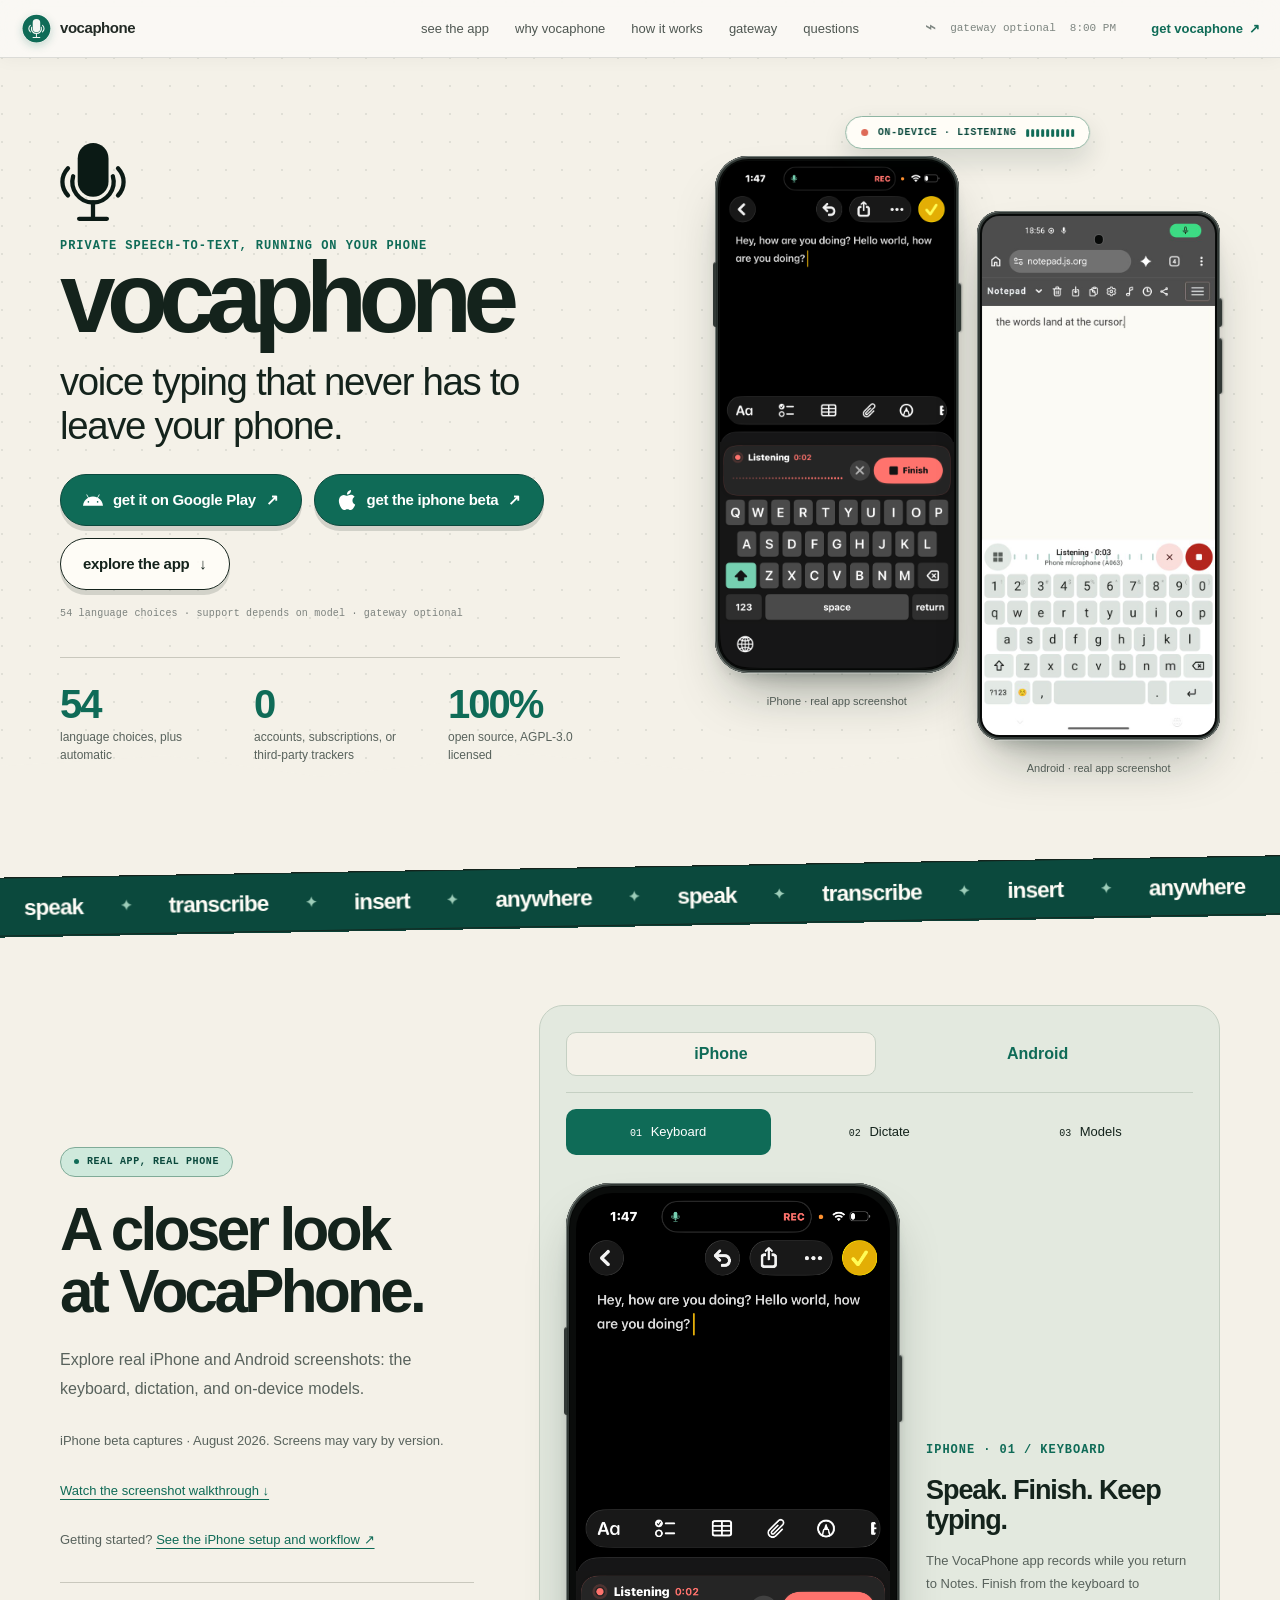
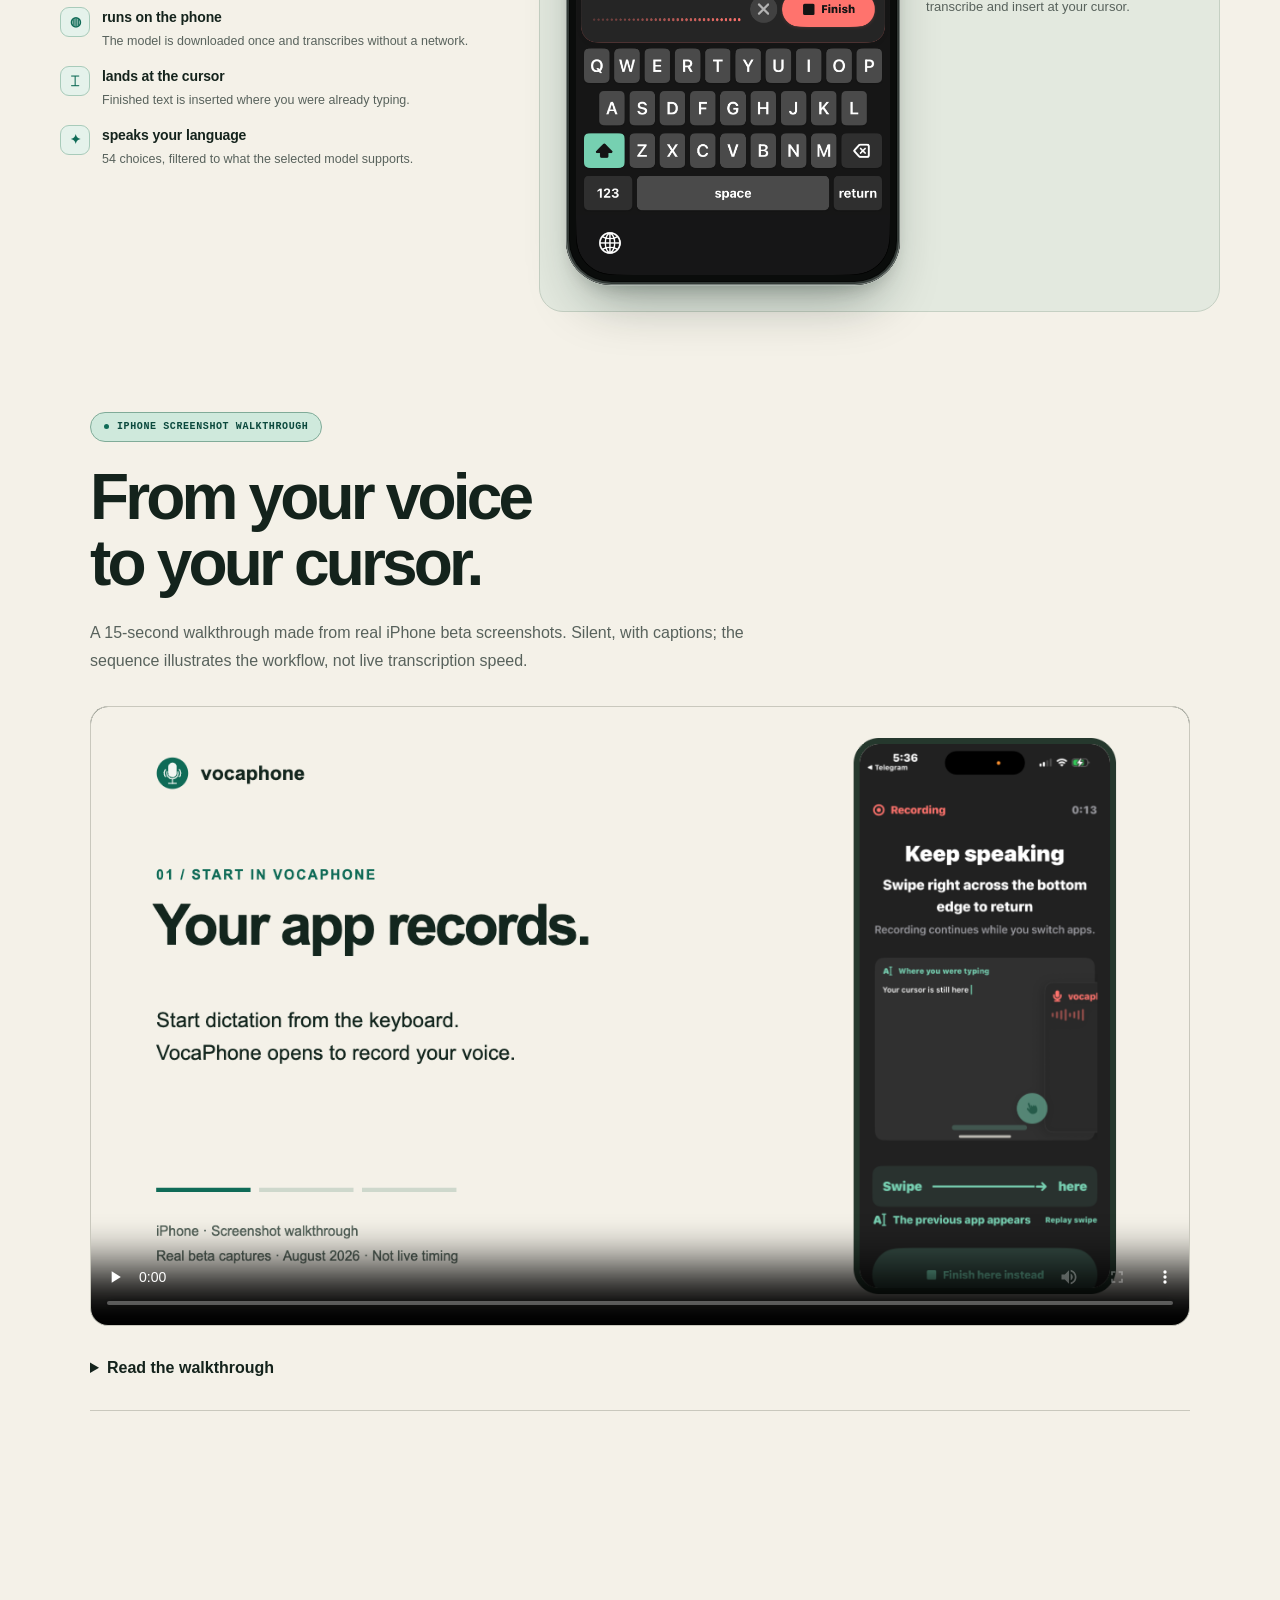
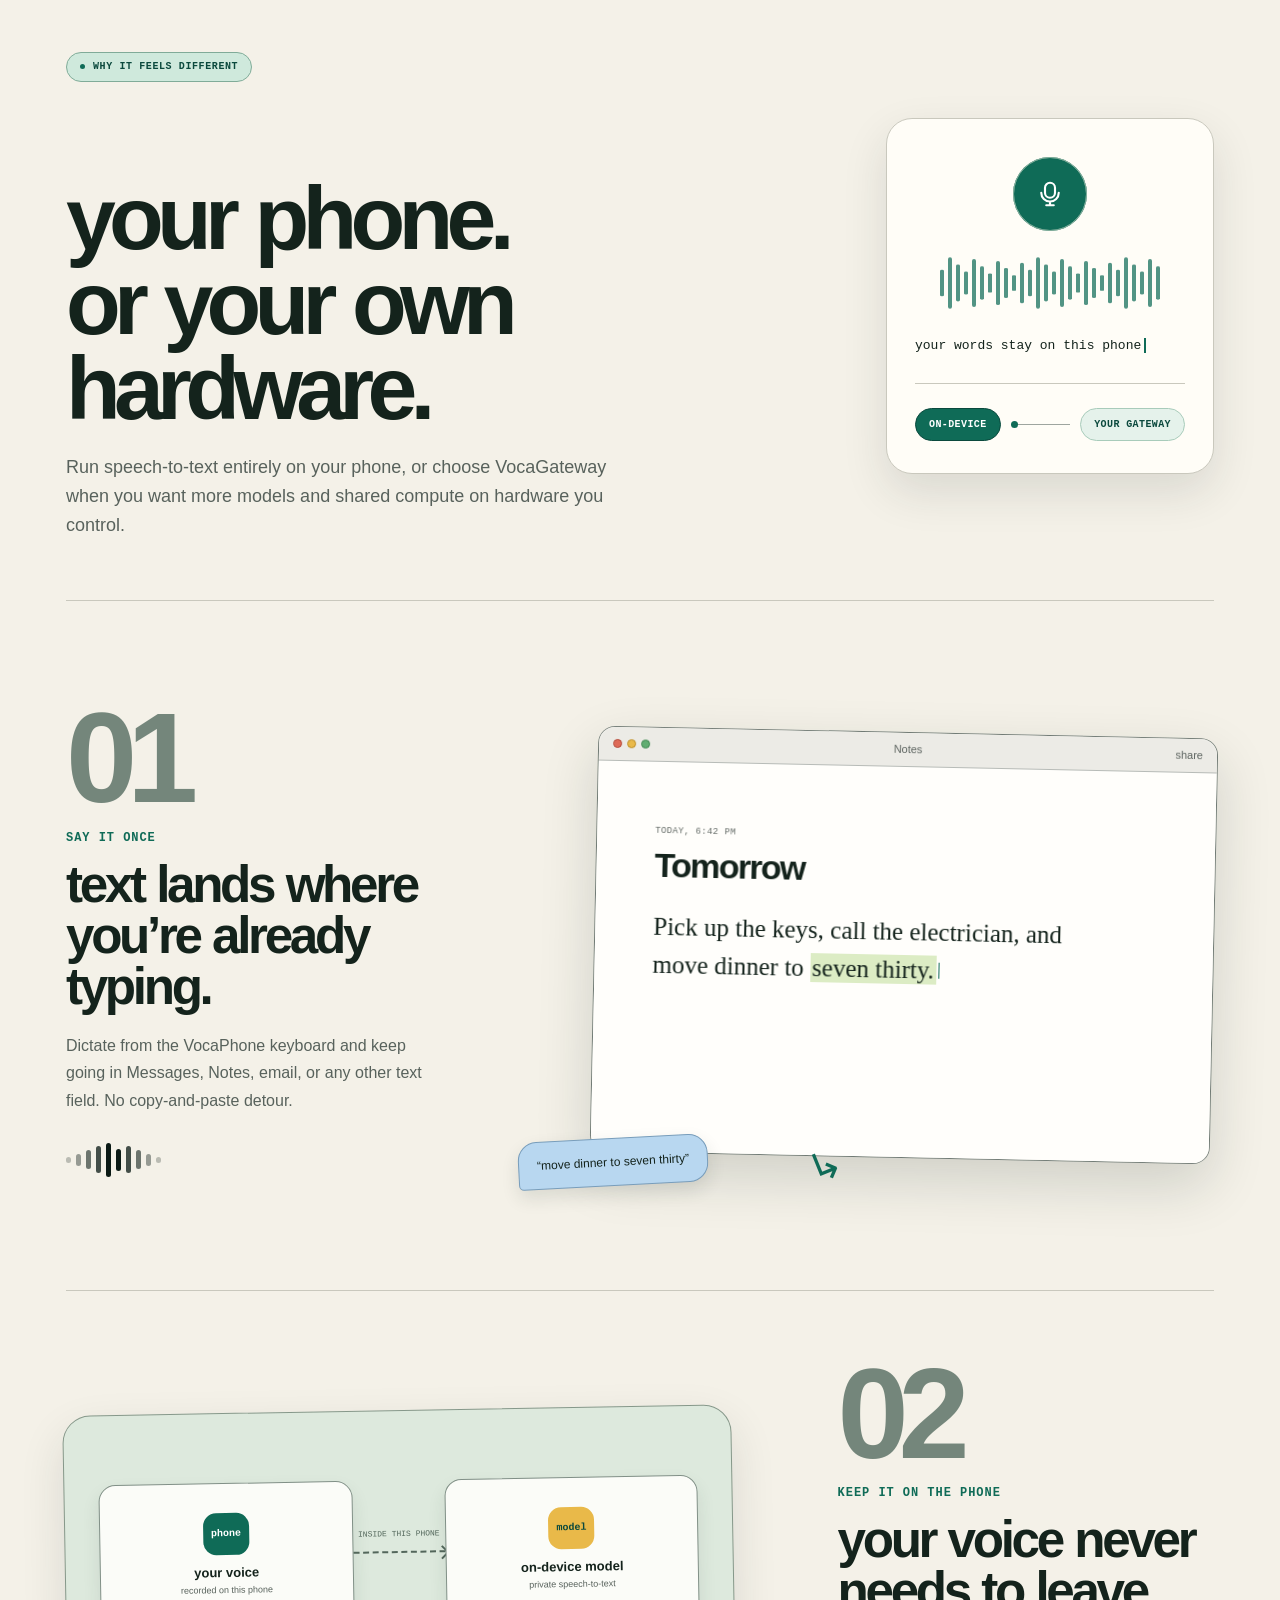
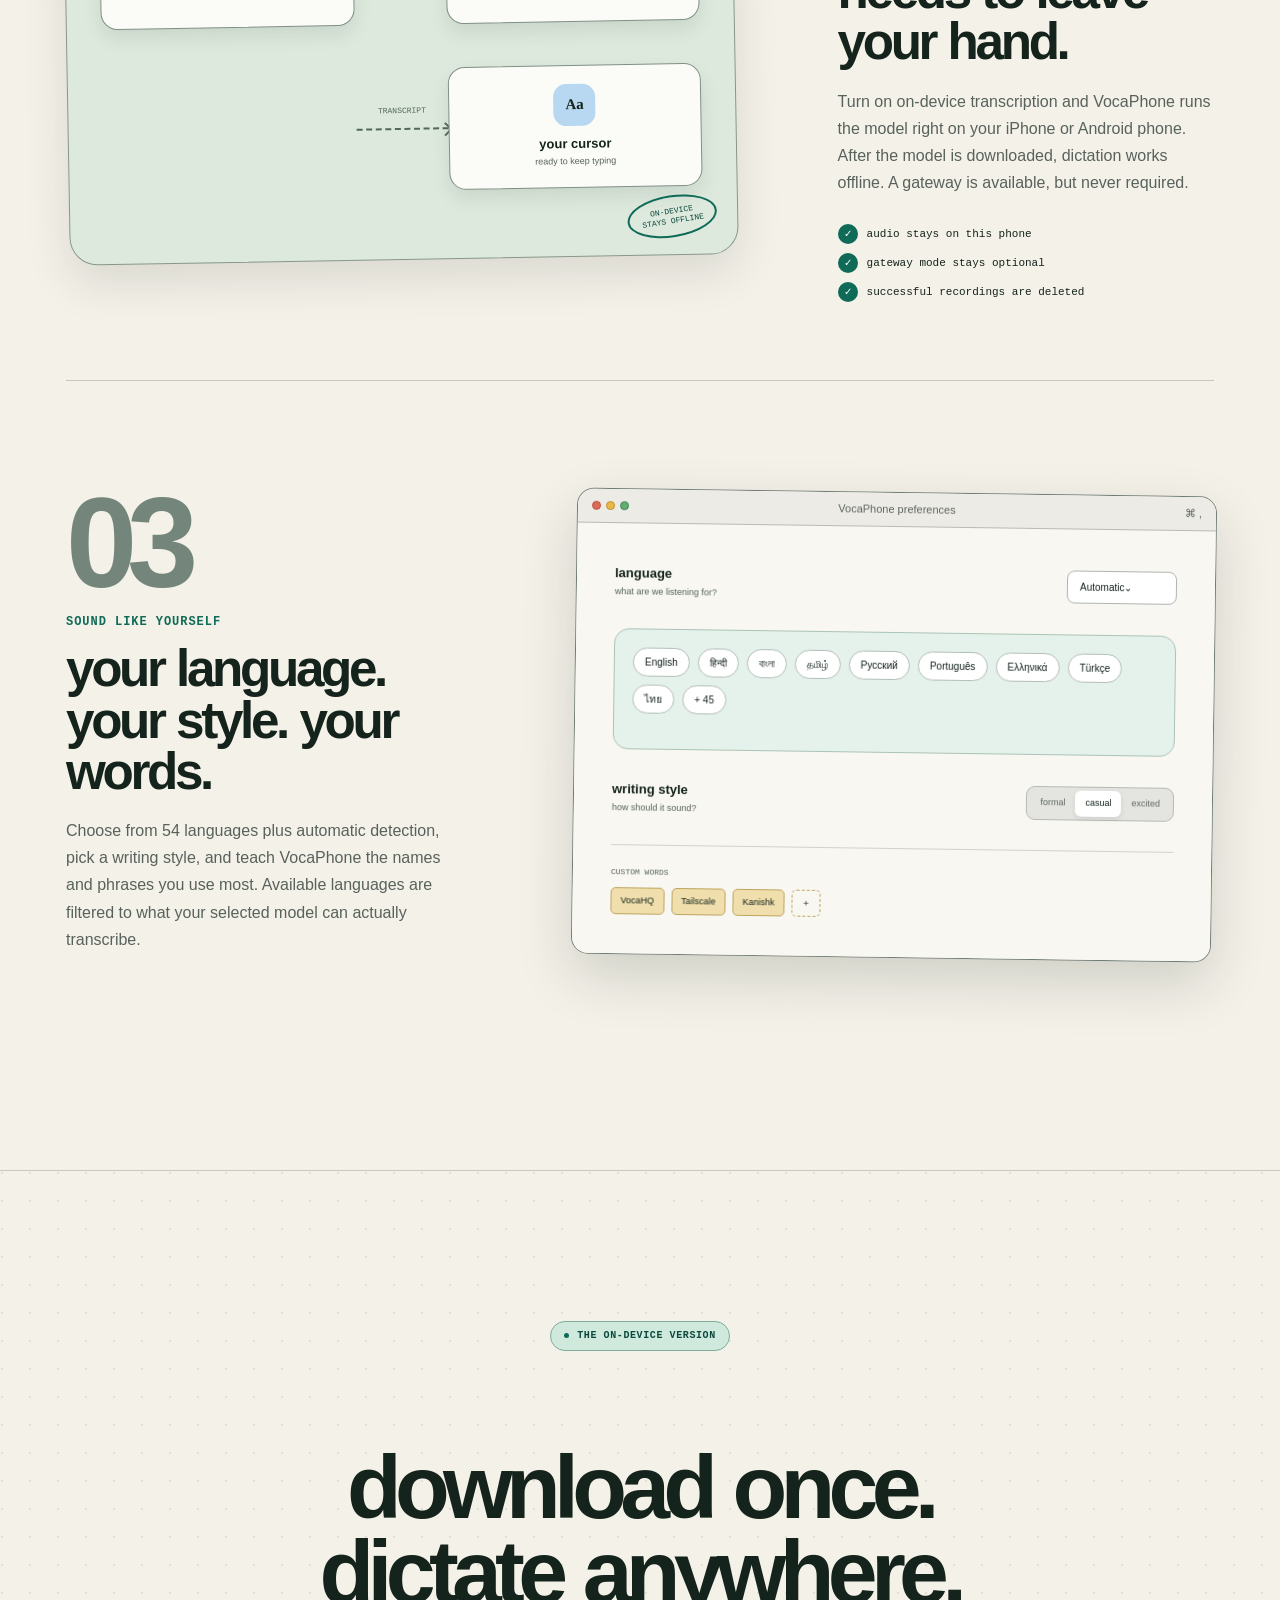
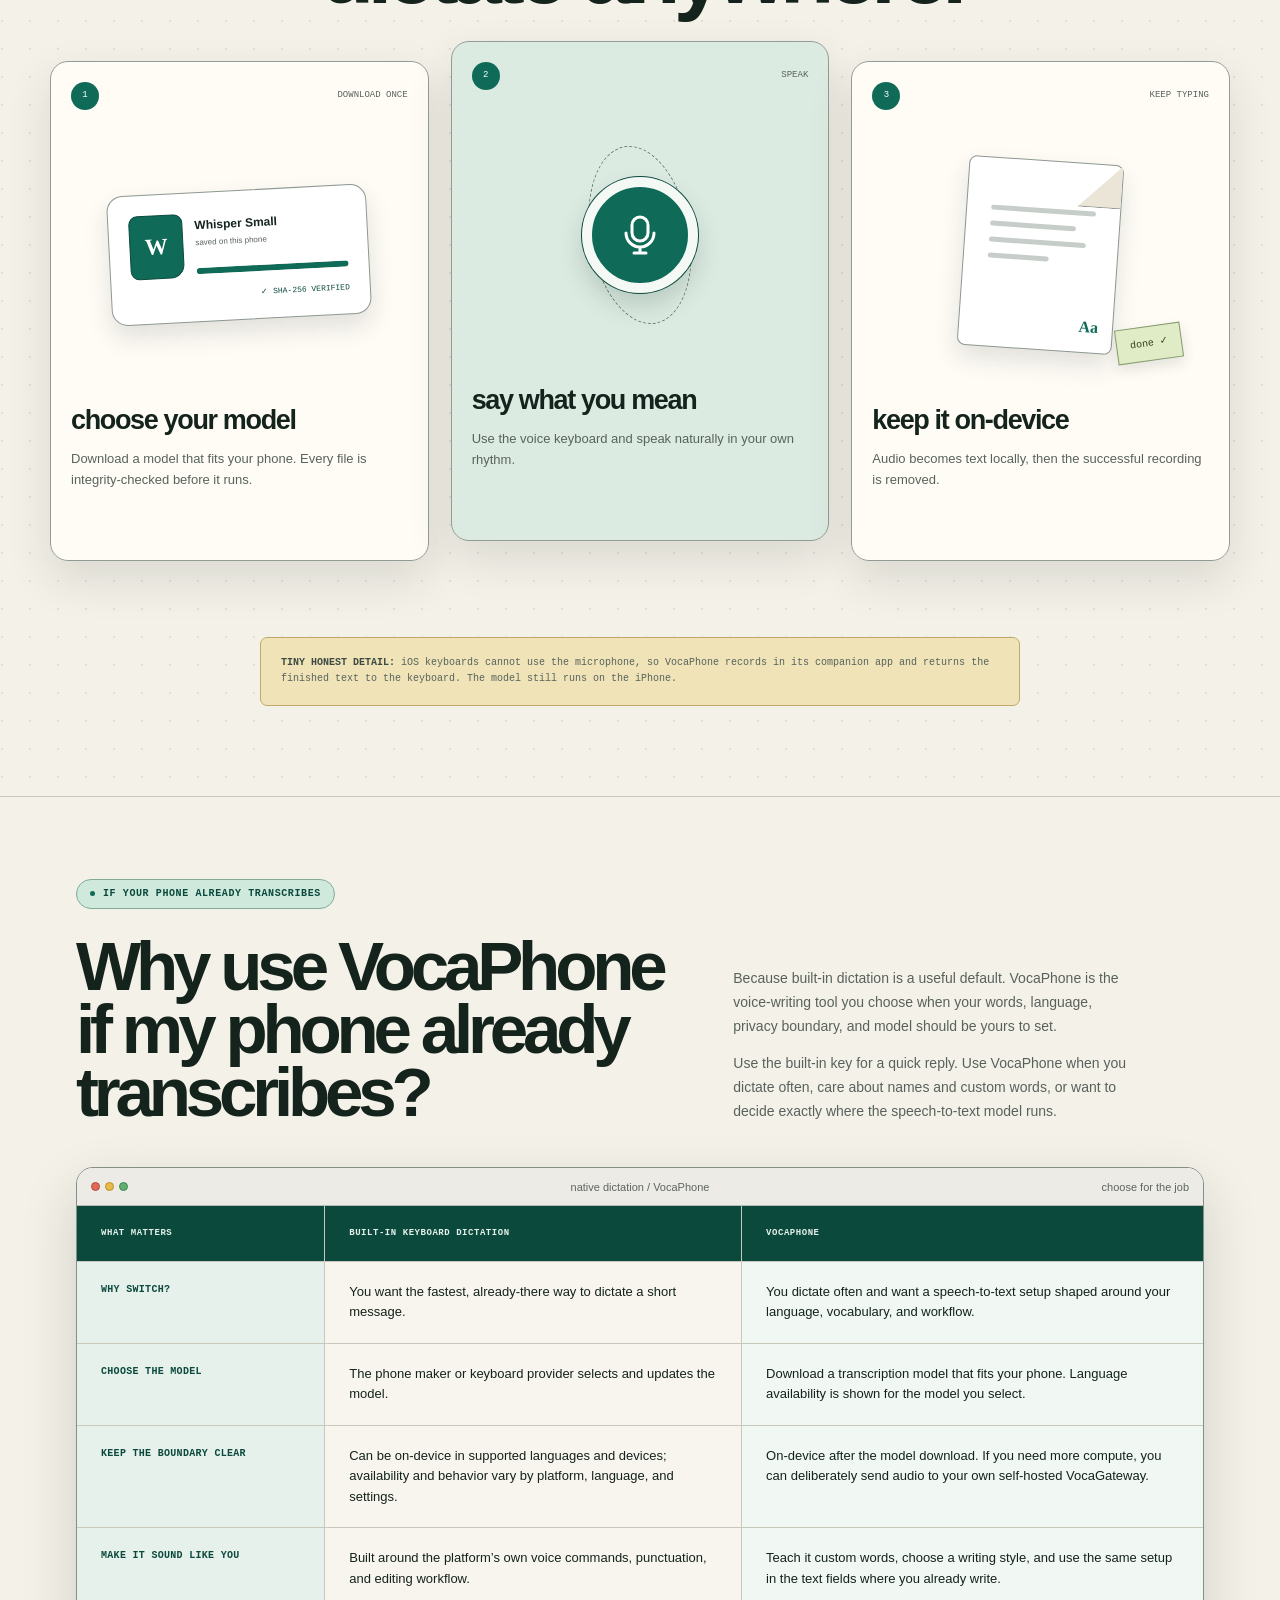
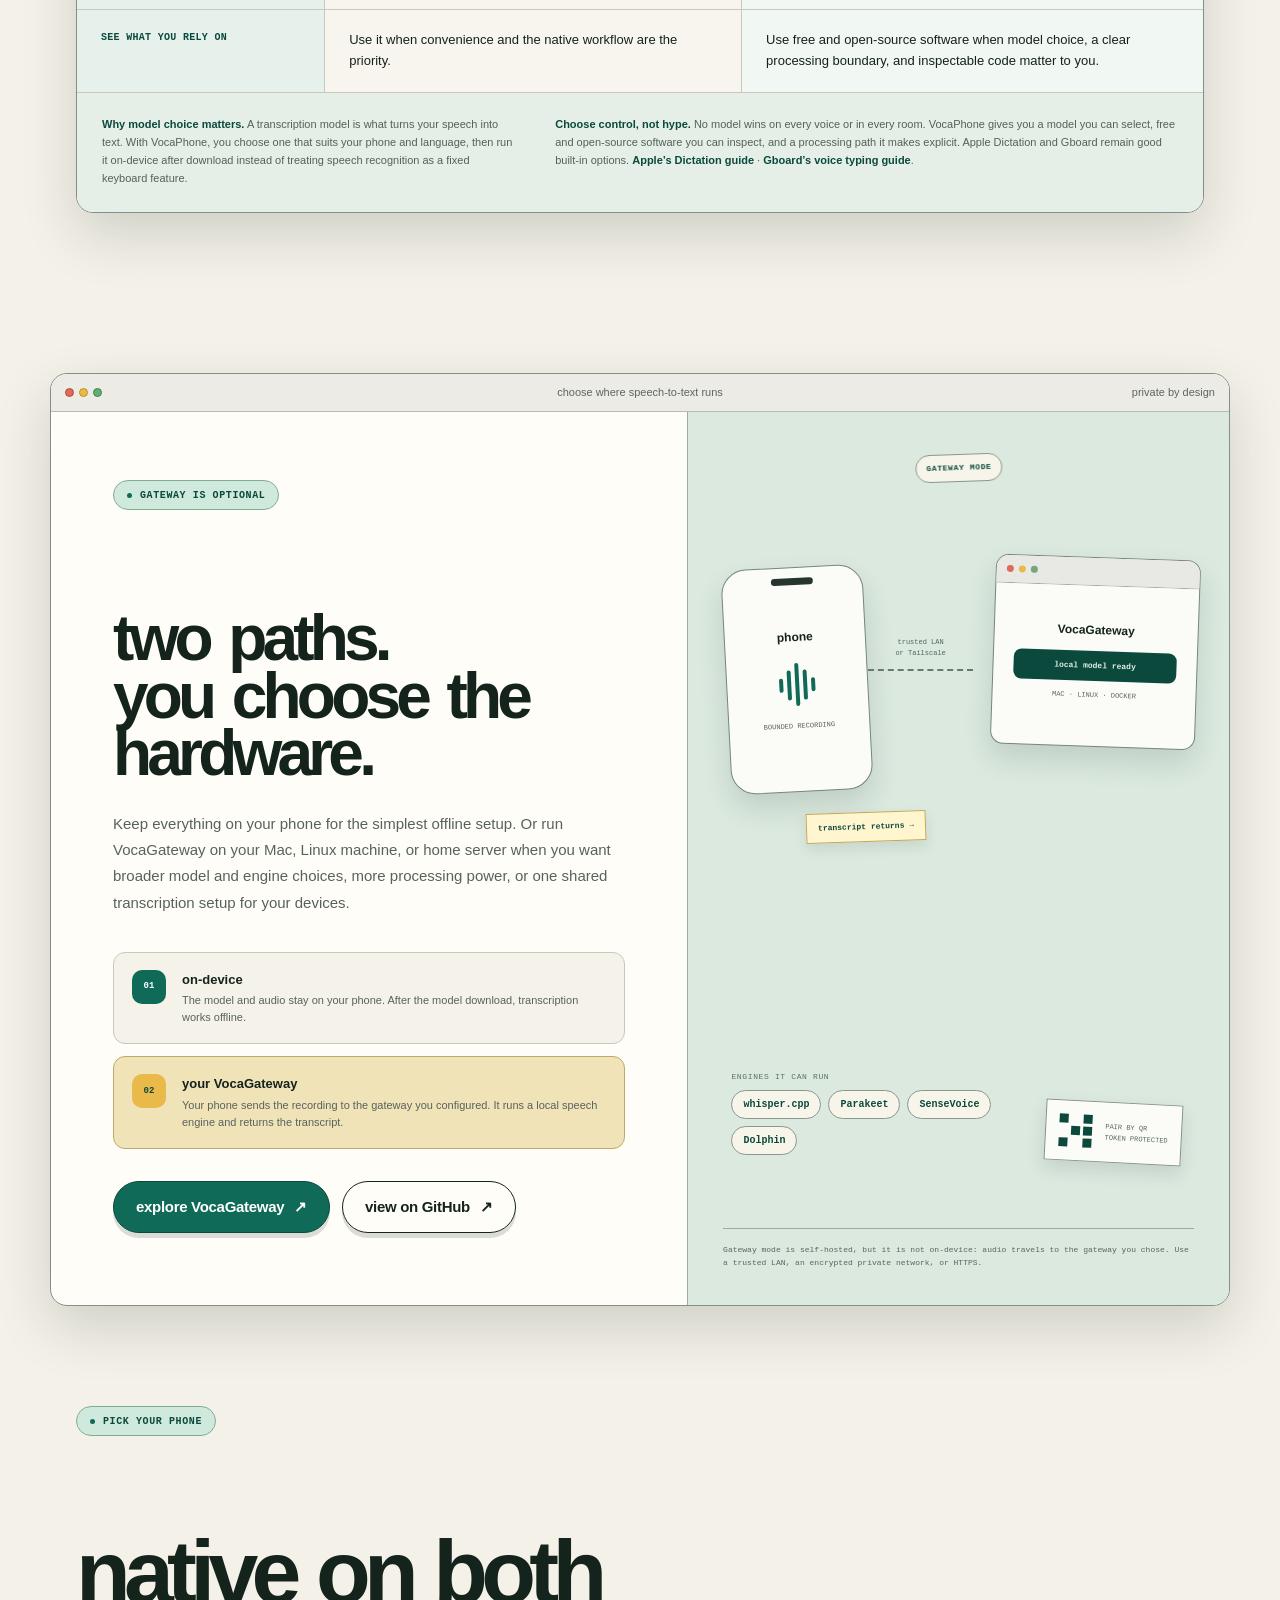
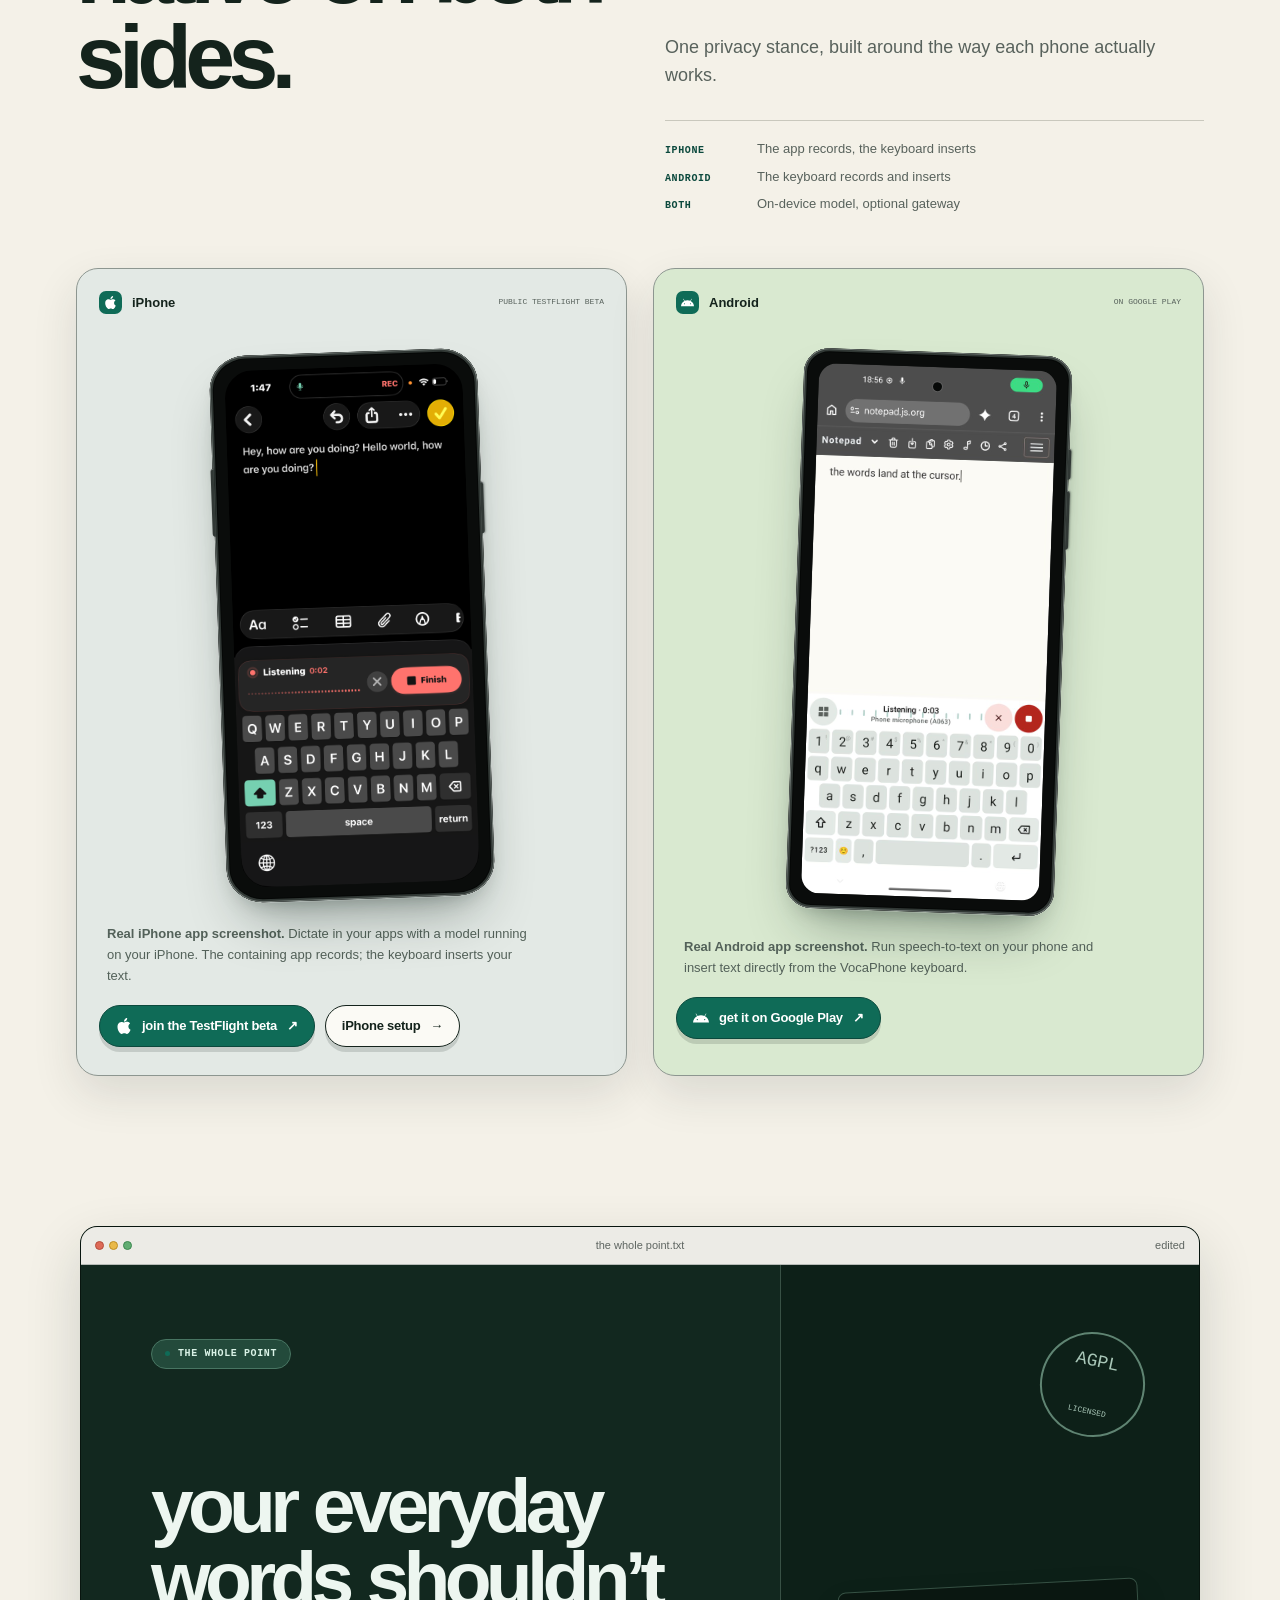
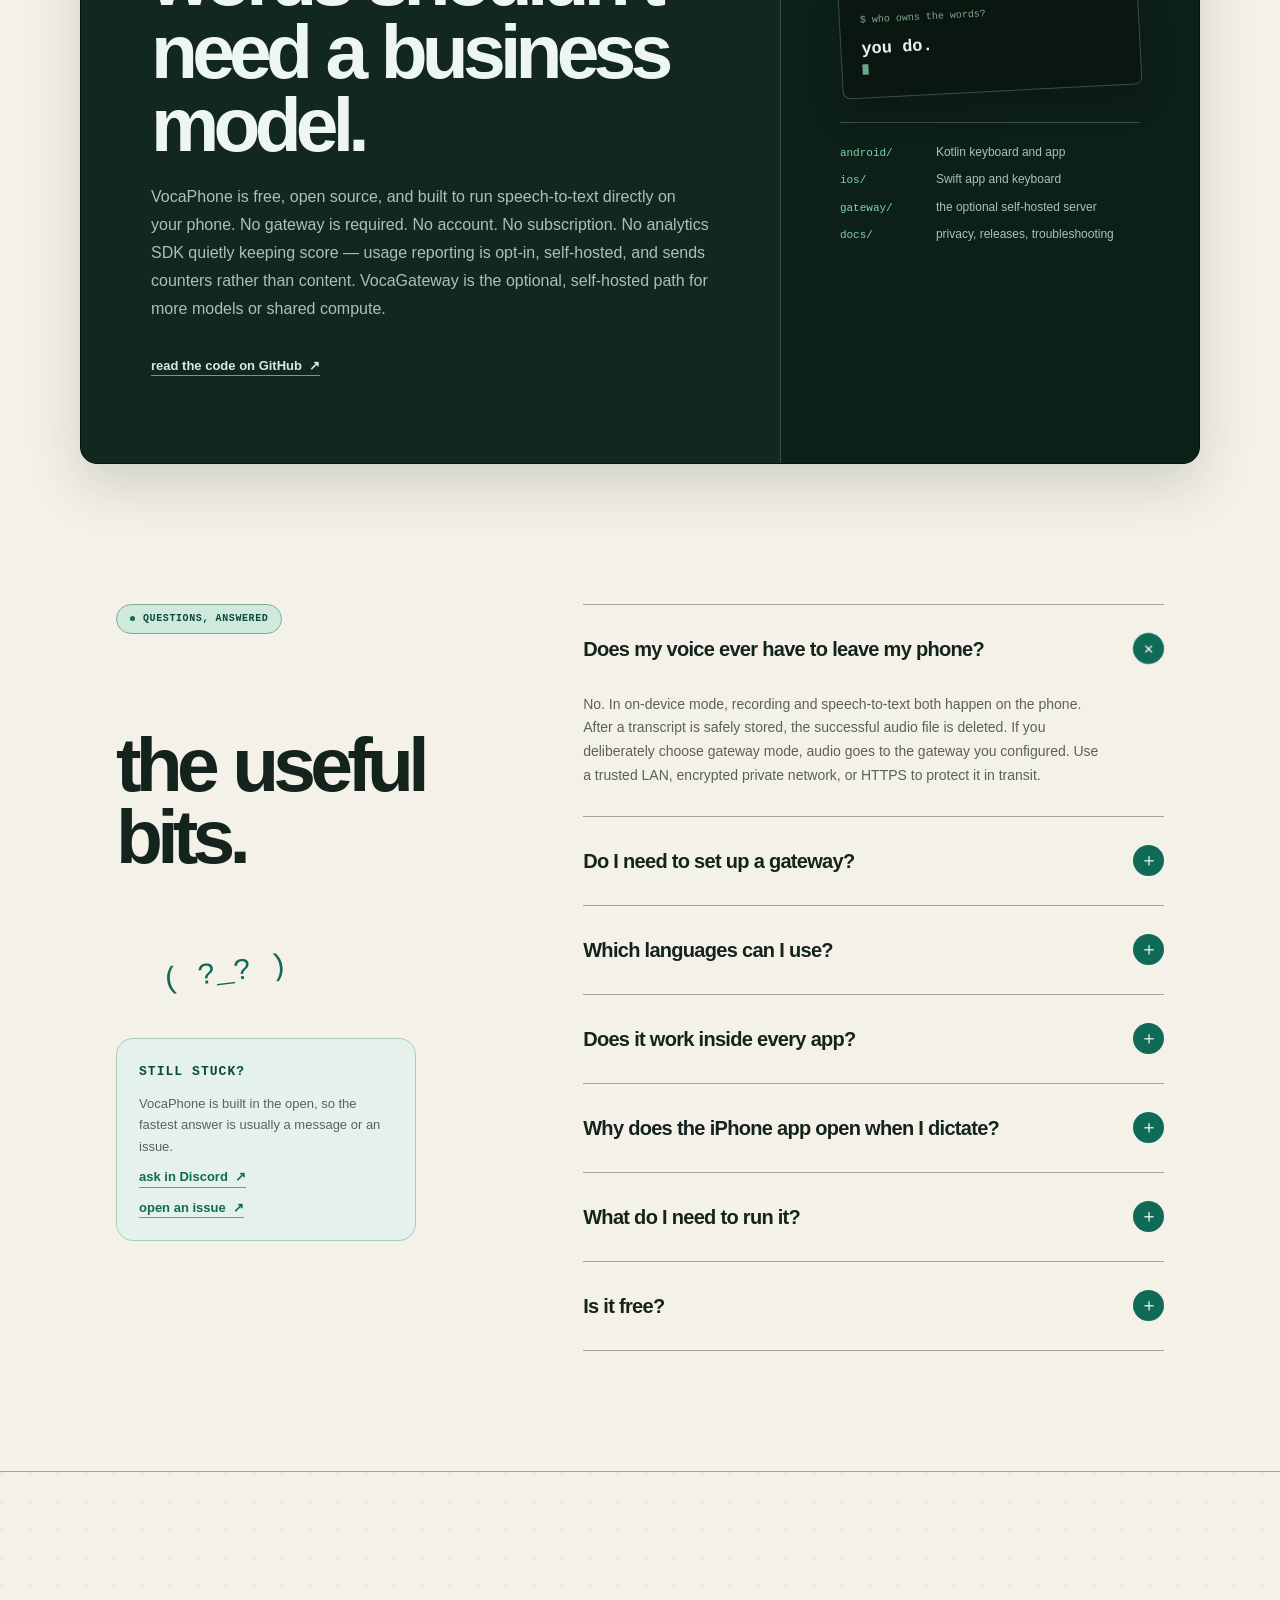
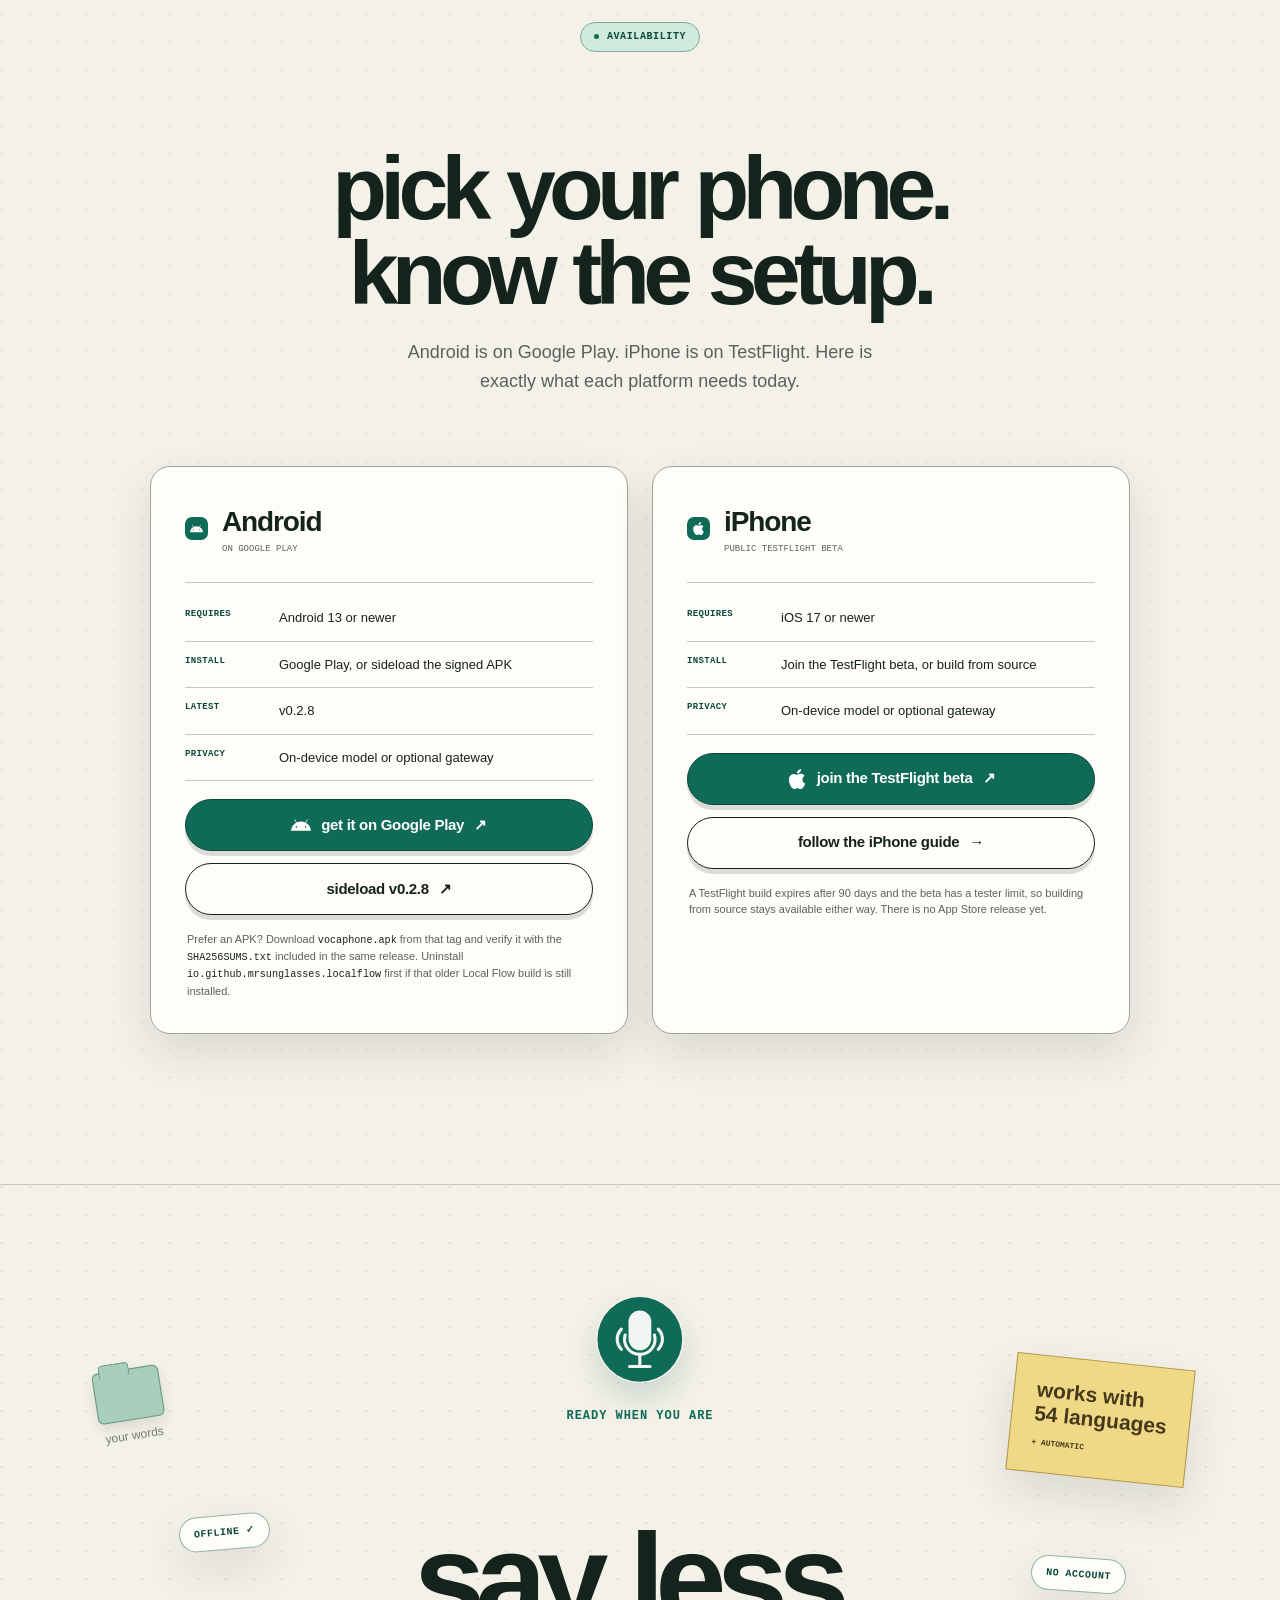
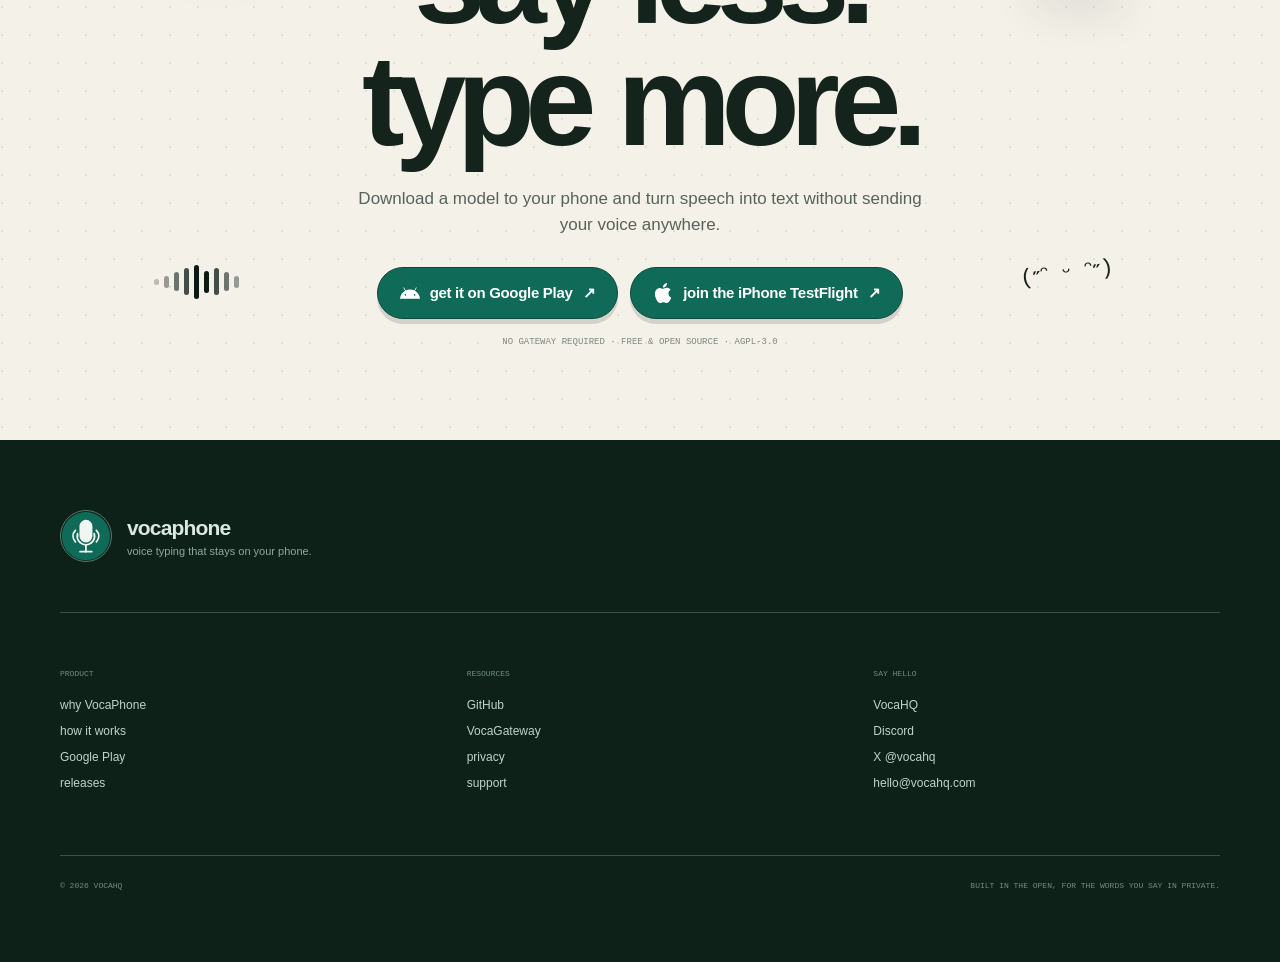
<file: web/index.html>
<!doctype html>
<html lang="en">
  <head>
    <meta charset="UTF-8" />
    <meta name="viewport" content="width=device-width, initial-scale=1.0" />
    <meta
      name="description"
      content="VocaPhone is a private voice keyboard for iPhone and Android. Run speech-to-text directly on your phone, or connect to VocaGateway on hardware you control for more models and shared compute."
    />
    <meta name="theme-color" content="#f4f1e8" />
    <meta name="robots" content="index, follow" />
    <link rel="canonical" href="https://vocaphone.vocahq.com/" />
    <meta property="og:title" content="VocaPhone: voice typing that stays yours" />
    <meta
      property="og:description"
      content="A private, open-source voice keyboard that runs speech-to-text on your phone or through your own optional VocaGateway."
    />
    <meta property="og:type" content="website" />
    <meta property="og:locale" content="en_US" />
    <meta property="og:site_name" content="VocaPhone" />
    <meta property="og:url" content="https://vocaphone.vocahq.com/" />
    <meta property="og:image" content="https://vocaphone.vocahq.com/assets/og-image.png" />
    <meta
      property="og:image:secure_url"
      content="https://vocaphone.vocahq.com/assets/og-image.png"
    />
    <meta property="og:image:type" content="image/png" />
    <meta property="og:image:width" content="1200" />
    <meta property="og:image:height" content="630" />
    <meta
      property="og:image:alt"
      content="VocaPhone on Android and iPhone. Voice typing that stays yours, on-device first with an optional gateway"
    />
    <meta name="twitter:card" content="summary_large_image" />
    <meta name="twitter:title" content="VocaPhone: voice typing that stays yours" />
    <meta
      name="twitter:description"
      content="Private, open-source voice typing that runs on your phone or your optional VocaGateway."
    />
    <meta name="twitter:image" content="https://vocaphone.vocahq.com/assets/og-image.png" />
    <meta
      name="twitter:image:alt"
      content="VocaPhone on Android and iPhone. Voice typing that stays yours, on-device first with an optional gateway"
    />
    <title>VocaPhone: voice typing that stays yours</title>
    <link rel="icon" href="assets/vocaphone-logo.svg" type="image/svg+xml" />
    <link rel="icon" href="favicon.ico" sizes="any" />
    <link rel="apple-touch-icon" href="assets/apple-touch-icon.png" />
    <link rel="manifest" href="site.webmanifest" />
    <link rel="stylesheet" href="styles.css" />
    <script src="script.js" defer></script>
    <script type="application/ld+json">
      {
        "@context": "https://schema.org",
        "@type": "MobileApplication",
        "@id": "https://vocaphone.vocahq.com/#app",
        "name": "VocaPhone",
        "url": "https://vocaphone.vocahq.com/",
        "description": "VocaPhone is a private voice keyboard for iPhone and Android. Run speech-to-text directly on your phone, or connect to VocaGateway on hardware you control for more models and shared compute.",
        "image": "https://vocaphone.vocahq.com/assets/og-image.png",
        "applicationCategory": "UtilitiesApplication",
        "operatingSystem": "Android 13+, iOS 17+",
        "installUrl": "https://play.google.com/store/apps/details?id=com.vocahq.vocaphone",
        "license": "https://spdx.org/licenses/AGPL-3.0-only.html",
        "isAccessibleForFree": true,
        "offers": {
          "@type": "Offer",
          "price": "0",
          "priceCurrency": "USD"
        },
        "sameAs": ["https://github.com/VocaHQ/vocaphone"],
        "author": {
          "@type": "Person",
          "@id": "https://jatinkrmalik.com/about/#person",
          "name": "Jatin K Malik",
          "alternateName": "Jatin Kumar Malik",
          "url": "https://jatinkrmalik.com/",
          "sameAs": [
            "https://www.wikidata.org/wiki/Q142178778",
            "https://jatinkrmalik.com/about/",
            "https://github.com/jatinkrmalik",
            "https://x.com/jatinkrmalik",
            "https://www.linkedin.com/in/jatinkrmalik/"
          ]
        },
        "creator": { "@id": "https://jatinkrmalik.com/about/#person" },
        "publisher": {
          "@type": "Organization",
          "@id": "https://vocahq.com/#organization",
          "name": "VocaHQ",
          "url": "https://vocahq.com/",
          "sameAs": ["https://www.wikidata.org/wiki/Q142179028", "https://github.com/VocaHQ"]
        }
      }
    </script>
  </head>
  <body>
  <!-- Platform marks, defined once and referenced by <use> wherever a button
       or a card heading names a platform. Inline rather than a file so the
       page stays a single request and the marks take currentColor. -->
  <svg class="mark-sprite" aria-hidden="true" focusable="false">
    <symbol id="mark-android" viewBox="0 0 24 24">
      <path d="M17.523 15.3414c-.5511 0-.9993-.4486-.9993-.9997s.4482-.9993.9993-.9993c.5511 0 .9993.4482.9993.9993.0001.5511-.4482.9997-.9993.9997m-11.046 0c-.5511 0-.9993-.4486-.9993-.9997s.4482-.9993.9993-.9993c.5511 0 .9993.4482.9993.9993 0 .5511-.4483.9997-.9993.9997m11.4045-6.02l1.9973-3.4592a.416.416 0 00-.1521-.5676.416.416 0 00-.5676.1521l-2.0223 3.503C15.5902 8.2439 13.8533 7.8508 12 7.8508s-3.5902.3931-5.1367 1.0989L4.841 5.4467a.4161.4161 0 00-.5677-.1521.4157.4157 0 00-.1521.5676l1.9973 3.4592C2.6889 11.1867.3432 14.6589 0 18.761h24c-.3435-4.1021-2.6892-7.5743-6.1185-9.4396" />
    </symbol>
    <symbol id="mark-apple" viewBox="0 0 24 24">
      <path d="M12.152 6.896c-.948 0-2.415-1.078-3.96-1.04-2.04.027-3.91 1.183-4.961 3.014-2.117 3.675-.546 9.103 1.519 12.09 1.013 1.454 2.208 3.09 3.792 3.039 1.52-.065 2.09-.987 3.935-.987 1.831 0 2.35.987 3.96.948 1.637-.026 2.676-1.48 3.676-2.948 1.156-1.688 1.636-3.325 1.662-3.415-.039-.013-3.182-1.221-3.22-4.857-.026-3.04 2.48-4.494 2.597-4.559-1.429-2.09-3.623-2.324-4.39-2.376-2-.156-3.675 1.09-4.61 1.09zM15.53 3.83c.843-1.012 1.4-2.427 1.245-3.83-1.207.052-2.662.805-3.532 1.818-.78.896-1.454 2.338-1.273 3.714 1.338.104 2.715-.688 3.559-1.701" />
    </symbol>
  </svg>

    <a class="skip-link" href="#main-content">Skip to content</a>

    <header class="menu-bar" data-menu-bar>
      <span class="scroll-progress" aria-hidden="true"><i data-scroll-progress></i></span>
      <a class="brand-link" href="#top" aria-label="VocaPhone home">
        <img src="assets/vocaphone-logo.svg" alt="" width="32" height="32" />
        <span>vocaphone</span>
      </a>

      <button
        class="menu-toggle"
        type="button"
        aria-expanded="false"
        aria-controls="site-navigation"
        data-menu-toggle
      >
        <span class="sr-only">Open navigation</span>
        <span></span>
        <span></span>
      </button>

      <nav id="site-navigation" class="site-nav" aria-label="Main navigation" data-navigation>
        <a href="#demo">see the app</a>
        <a href="#why">why vocaphone</a>
        <a href="#how">how it works</a>
        <a href="#gateway">gateway</a>
        <a href="#questions">questions</a>
      </nav>

      <div class="system-strip" aria-hidden="true">
        <span class="signal">⌁</span>
        <span>gateway optional</span>
        <span data-local-time>10:09</span>
      </div>

      <a
        class="header-cta"
        href="#install"
      >
        get vocaphone
        <span aria-hidden="true">↗</span>
      </a>
    </header>

    <main id="main-content">
      <section class="hero product-hero dot-field" id="top" aria-labelledby="hero-title">
        <div class="hero-copy reveal">
          <img class="hero-mark" src="assets/vocaphone-mark.svg" alt="" />
          <p class="eyebrow">private speech-to-text, running on your phone</p>
          <h1 id="hero-title">vocaphone</h1>
          <p class="hero-lede">voice typing that never has to leave your phone.</p>
          <div class="hero-actions">
            <a
              class="button button-primary"
              href="https://play.google.com/store/apps/details?id=com.vocahq.vocaphone"
            >
              <svg class="mark-solid" aria-hidden="true"><use href="#mark-android" /></svg>
              get it on Google Play
              <span aria-hidden="true">↗</span>
            </a>
            <a class="button button-primary" href="https://testflight.apple.com/join/wd85wQ3W">
              <svg class="mark-solid" aria-hidden="true"><use href="#mark-apple" /></svg>
              get the iphone beta
              <span aria-hidden="true">↗</span>
            </a>
            <a class="button button-secondary" href="#demo">
              explore the app
              <span aria-hidden="true">↓</span>
            </a>
          </div>
          <p class="hero-note">54 language choices · support depends on model · gateway optional</p>
          <ul class="hero-proof" aria-label="VocaPhone at a glance">
            <li class="reveal" style="--reveal-step: 1">
              <b><span data-count-to="54">54</span></b>
              <span>language choices, plus automatic</span>
            </li>
            <li class="reveal" style="--reveal-step: 2">
              <b><span data-count-to="0">0</span></b>
              <span>accounts, subscriptions, or third-party trackers</span>
            </li>
            <li class="reveal" style="--reveal-step: 3">
              <b><span data-count-to="100">100</span>%</b>
              <span>open source, AGPL-3.0 licensed</span>
            </li>
          </ul>
        </div>

        <div class="hero-product-pair" data-tilt>
          <p class="hero-live" aria-hidden="true">
            <i class="hero-live-dot"></i>
            <span>on-device · listening</span>
            <span class="live-wave"><i></i><i></i><i></i><i></i><i></i><i></i><i></i><i></i><i></i><i></i></span>
          </p>
          <figure class="hero-product reveal">
            <a class="product-screen device-ios" href="assets/screenshots/iphone-keyboard.png" data-enlarge>
              <img src="assets/screenshots/iphone-keyboard.png" width="1179" height="2556" fetchpriority="high" alt="VocaPhone iPhone keyboard screenshot during dictation" />
              <span class="screen-zoom">Enlarge ↗</span>
            </a>
            <figcaption>iPhone · real app screenshot</figcaption>
          </figure>
          <figure class="hero-product reveal">
            <a class="product-screen device-android" href="assets/screenshots/android-keyboard.jpg" data-enlarge>
              <img src="assets/screenshots/android-keyboard.jpg" width="576" height="1280" fetchpriority="high" alt="VocaPhone Android keyboard screenshot during dictation" />
              <i class="device-hole" aria-hidden="true"></i>
              <span class="screen-zoom">Enlarge ↗</span>
            </a>
            <figcaption>Android · real app screenshot</figcaption>
          </figure>
        </div>
      </section>

      <div class="word-ribbon">
        <div>
          <span>speak</span><b>✦</b><span>transcribe</span><b>✦</b><span>insert</span><b>✦</b><span>anywhere</span><b>✦</b>
          <span aria-hidden="true">speak</span><b aria-hidden="true">✦</b><span aria-hidden="true">transcribe</span><b aria-hidden="true">✦</b><span aria-hidden="true">insert</span><b aria-hidden="true">✦</b><span aria-hidden="true">anywhere</span><b aria-hidden="true">✦</b>
        </div>
      </div>

      <section class="app-demo" id="demo" aria-labelledby="demo-title">
        <div class="demo-intro">
          <span class="section-tag">real app, real phone</span>
          <h2 id="demo-title">A closer look<br />at VocaPhone.</h2>
          <p>Explore real iPhone and Android screenshots: the keyboard, dictation, and on-device models.</p>
          <p class="demo-platform-note">iPhone beta captures · August 2026. Screens may vary by version.</p>
          <p class="demo-platform-note"><a href="#walkthrough">Watch the screenshot walkthrough ↓</a></p>
          <p class="demo-platform-note">Getting started? <a href="iphone/">See the iPhone setup and workflow ↗</a></p>
          <ul class="demo-facts">
            <li class="reveal" style="--reveal-step: 1">
              <b aria-hidden="true">◍</b>
              <div><strong>runs on the phone</strong><span>The model is downloaded once and transcribes without a network.</span></div>
            </li>
            <li class="reveal" style="--reveal-step: 2">
              <b aria-hidden="true">⌶</b>
              <div><strong>lands at the cursor</strong><span>Finished text is inserted where you were already typing.</span></div>
            </li>
            <li class="reveal" style="--reveal-step: 3">
              <b aria-hidden="true">✦</b>
              <div><strong>speaks your language</strong><span>54 choices, filtered to what the selected model supports.</span></div>
            </li>
          </ul>
        </div>
        <div class="demo-explorer">
          <div class="demo-platforms" role="group" aria-label="Choose a phone platform" hidden>
            <button type="button" data-demo-platform="iphone" aria-pressed="true">iPhone</button>
            <button type="button" data-demo-platform="android" aria-pressed="false">Android</button>
          </div>
          <div class="demo-controls" role="group" aria-label="Choose an app screen" hidden>
            <button type="button" data-demo-select="keyboard" aria-pressed="true" aria-controls="demo-iphone-keyboard demo-keyboard"><span>01</span> Keyboard</button>
            <button type="button" data-demo-select="dictate" aria-pressed="false" aria-controls="demo-iphone-dictate demo-dictate"><span>02</span> Dictate</button>
            <button type="button" data-demo-select="models" aria-pressed="false" aria-controls="demo-iphone-models demo-models"><span>03</span> Models</button>
          </div>
          <figure class="demo-panel" id="demo-iphone-keyboard" data-demo-panel="keyboard" data-platform="iphone">
            <a class="product-screen device-ios" href="assets/screenshots/iphone-keyboard.png" data-enlarge>
              <img src="assets/screenshots/iphone-keyboard.png" width="1179" height="2556" loading="lazy" decoding="async" alt="VocaPhone iPhone keyboard in Notes with its Listening state and Finish button" />
              <span class="screen-zoom">View full screen ↗</span>
            </a>
            <figcaption><span class="tiny-label">iPhone · 01 / keyboard</span><h3>Speak. Finish. Keep typing.</h3><p>The VocaPhone app records while you return to Notes. Finish from the keyboard to transcribe and insert at your cursor.</p></figcaption>
          </figure>
          <figure class="demo-panel" id="demo-iphone-dictate" data-demo-panel="dictate" data-platform="iphone">
            <a class="product-screen device-ios" href="assets/screenshots/iphone-dictate.png" data-enlarge>
              <img src="assets/screenshots/iphone-dictate.png" width="1179" height="2556" loading="lazy" decoding="async" alt="VocaPhone iPhone app showing a ready transcript and On this iPhone selected" />
              <span class="screen-zoom">View full screen ↗</span>
            </a>
            <figcaption><span class="tiny-label">iPhone · 02 / dictate</span><h3>Your transcript, ready.</h3><p>Review the finished transcript in VocaPhone. This capture shows on-device speech-to-text selected.</p></figcaption>
          </figure>
          <figure class="demo-panel" id="demo-iphone-models" data-demo-panel="models" data-platform="iphone">
            <a class="product-screen device-ios" href="assets/screenshots/iphone-models.png" data-enlarge>
              <img src="assets/screenshots/iphone-models.png" width="1179" height="2556" loading="lazy" decoding="async" alt="VocaPhone iPhone transcription settings with On this iPhone selected and a downloaded model" />
              <span class="screen-zoom">View full screen ↗</span>
            </a>
            <figcaption><span class="tiny-label">iPhone · 03 / models</span><h3>Keep speech-to-text on your iPhone.</h3><p>Download a supported model to dictate offline. The optional gateway remains a separate choice.</p></figcaption>
          </figure>
          <figure class="demo-panel" id="demo-keyboard" data-demo-panel="keyboard" data-platform="android">
            <a class="product-screen device-android" href="assets/screenshots/android-keyboard.jpg" data-enlarge>
              <img src="assets/screenshots/android-keyboard.jpg" width="576" height="1280" loading="lazy" decoding="async" alt="VocaPhone Android keyboard listening in a browser notepad" />
              <i class="device-hole" aria-hidden="true"></i>
              <span class="screen-zoom">View full screen ↗</span>
            </a>
            <figcaption><span class="tiny-label">Android · 01 / keyboard</span><h3>Type where you are.</h3><p>Speak from the keyboard and insert text at your cursor. This capture shows VocaPhone in a browser notepad.</p></figcaption>
          </figure>
          <figure class="demo-panel" id="demo-dictate" data-demo-panel="dictate" data-platform="android">
            <a class="product-screen device-android" href="assets/screenshots/android-dictate.jpg" data-enlarge>
              <img src="assets/screenshots/android-dictate.jpg" width="576" height="1280" loading="lazy" decoding="async" alt="VocaPhone Android Dictate screen with its scratchpad and model controls" />
              <i class="device-hole" aria-hidden="true"></i>
              <span class="screen-zoom">View full screen ↗</span>
            </a>
            <figcaption><span class="tiny-label">Android · 02 / dictate</span><h3>A little space for your thoughts.</h3><p>Use the app’s scratchpad to dictate a note. Language, writing style, and model choices stay close at hand.</p></figcaption>
          </figure>
          <figure class="demo-panel" id="demo-models" data-demo-panel="models" data-platform="android">
            <a class="product-screen device-android" href="assets/screenshots/android-models.jpg" data-enlarge>
              <img src="assets/screenshots/android-models.jpg" width="576" height="1280" loading="lazy" decoding="async" alt="VocaPhone Android model picker with installed on-device models" />
              <i class="device-hole" aria-hidden="true"></i>
              <span class="screen-zoom">View full screen ↗</span>
            </a>
            <figcaption><span class="tiny-label">Android · 03 / models</span><h3>Choose what runs on your phone.</h3><p>Download a speech-to-text model, then dictate offline. Choose a model that fits your language and available storage.</p></figcaption>
          </figure>
        </div>
      </section>

      <section class="walkthrough-section" id="walkthrough" aria-labelledby="walkthrough-title">
        <div class="walkthrough-heading">
          <span class="section-tag">iPhone screenshot walkthrough</span>
          <h2 id="walkthrough-title">From your voice<br />to your cursor.</h2>
          <p>A 15-second walkthrough made from real iPhone beta screenshots. Silent, with captions; the sequence illustrates the workflow, not live transcription speed.</p>
        </div>
        <video controls playsinline preload="none" width="1280" height="720"
          poster="assets/demo/iphone-walkthrough-poster.png" aria-label="iPhone screenshot walkthrough" aria-describedby="walkthrough-description">
          <source src="assets/demo/iphone-walkthrough.mp4" type="video/mp4" />
          <track kind="captions" src="assets/demo/iphone-walkthrough.vtt" srclang="en" label="English" />
          <p><a href="assets/demo/iphone-walkthrough.mp4">Download the iPhone screenshot walkthrough</a>.</p>
        </video>
        <details class="walkthrough-description" id="walkthrough-description">
          <summary>Read the walkthrough</summary>
          <ol>
            <li><strong>Start dictation.</strong> VocaPhone opens to record your voice.</li>
            <li><strong>Return to your text.</strong> Keep speaking, then tap Finish on the VocaPhone keyboard.</li>
            <li><strong>Continue writing.</strong> The finished transcript appears at your cursor.</li>
          </ol>
          <p>iPhone screenshots captured in August 2026. The app records audio; the keyboard coordinates with the app and inserts the finished text.</p>
        </details>
      </section>

      <section class="story-shell" id="why" aria-labelledby="why-title">
        <div class="section-heading reveal">
          <span class="section-tag">why it feels different</span>
          <h2 id="why-title">your phone.<br />or your own hardware.</h2>
          <p>
            Run speech-to-text entirely on your phone, or choose VocaGateway
            when you want more models and shared compute on hardware you control.
          </p>
        <div class="why-visual" aria-hidden="true">
            <div class="why-orb">
              <span class="why-ring"></span>
              <span class="why-ring"></span>
              <span class="why-ring"></span>
              <svg viewBox="0 0 24 24">
                <rect x="8" y="3" width="8" height="12" rx="4" />
                <path d="M5 11a7 7 0 0 0 14 0M12 18v3M9 21h6" />
              </svg>
            </div>
            <div class="why-scope"><i style="--i: 0; --h: 0.51"></i><i style="--i: 5; --h: 0.99"></i><i style="--i: 10; --h: 0.71"></i><i style="--i: 15; --h: 0.44"></i><i style="--i: 20; --h: 0.92"></i><i style="--i: 25; --h: 0.64"></i><i style="--i: 2; --h: 0.37"></i><i style="--i: 7; --h: 0.85"></i><i style="--i: 12; --h: 0.58"></i><i style="--i: 17; --h: 0.30"></i><i style="--i: 22; --h: 0.78"></i><i style="--i: 27; --h: 0.51"></i><i style="--i: 4; --h: 0.99"></i><i style="--i: 9; --h: 0.71"></i><i style="--i: 14; --h: 0.44"></i><i style="--i: 19; --h: 0.92"></i><i style="--i: 24; --h: 0.64"></i><i style="--i: 1; --h: 0.37"></i><i style="--i: 6; --h: 0.85"></i><i style="--i: 11; --h: 0.58"></i><i style="--i: 16; --h: 0.30"></i><i style="--i: 21; --h: 0.78"></i><i style="--i: 26; --h: 0.51"></i><i style="--i: 3; --h: 0.99"></i><i style="--i: 8; --h: 0.71"></i><i style="--i: 13; --h: 0.44"></i><i style="--i: 18; --h: 0.92"></i><i style="--i: 23; --h: 0.64"></i></div>
            <p class="why-transcript"><span>your words stay on this phone</span><b></b></p>
            <div class="why-route">
              <span class="why-route-step">on-device</span>
              <span class="why-route-link"><i></i></span>
              <span class="why-route-step">your gateway</span>
            </div>
          </div>
        </div>

        <article class="story-row reveal">
          <div class="story-copy">
            <div class="story-number">01</div>
            <p class="tiny-label">say it once</p>
            <h3>text lands where you’re already typing.</h3>
            <p>
              Dictate from the VocaPhone keyboard and keep going in Messages,
              Notes, email, or any other text field. No copy-and-paste detour.
            </p>
            <div class="audio-signature" aria-hidden="true">
              <i></i><i></i><i></i><i></i><i></i><i></i><i></i><i></i><i></i><i></i>
            </div>
          </div>

          <div class="story-visual" aria-hidden="true">
            <div class="window insert-window">
              <div class="window-bar compact">
                <div class="traffic-lights" aria-hidden="true"><i></i><i></i><i></i></div>
                <span>Notes</span>
                <span aria-hidden="true">share</span>
              </div>
              <div class="note-page">
                <span class="note-date">TODAY, 6:42 PM</span>
                <p class="note-title">Tomorrow</p>
                <p>
                  Pick up the keys, call the electrician, and move dinner to
                  <mark>seven thirty.</mark><span class="text-caret"></span>
                </p>
              </div>
            </div>
            <div class="speech-chip">“move dinner to seven thirty”</div>
            <div class="arrow-scribble" aria-hidden="true">↳</div>
          </div>
        </article>

        <article class="story-row story-row-reverse reveal">
          <div class="story-copy">
            <div class="story-number">02</div>
            <p class="tiny-label">keep it on the phone</p>
            <h3>your voice never needs to leave your hand.</h3>
            <p>
              Turn on on-device transcription and VocaPhone runs the model right
              on your iPhone or Android phone. After the model is downloaded,
              dictation works offline. A gateway is available, but never required.
            </p>
            <ul class="clean-list">
              <li><span>✓</span> audio stays on this phone</li>
              <li><span>✓</span> gateway mode stays optional</li>
              <li><span>✓</span> successful recordings are deleted</li>
            </ul>
          </div>

          <div class="story-visual route-visual" aria-hidden="true">
            <div class="route-card phone-route">
              <span class="route-icon">phone</span>
              <strong>your voice</strong>
              <small>recorded on this phone</small>
            </div>
            <div class="route-line"><span>inside this phone</span></div>
            <div class="route-card model-route">
              <span class="route-icon">model</span>
              <strong>on-device model</strong>
              <small>private speech-to-text</small>
            </div>
            <div class="route-line route-line-short"><span>transcript</span></div>
            <div class="route-card text-route">
              <span class="route-icon">Aa</span>
              <strong>your cursor</strong>
              <small>ready to keep typing</small>
            </div>
            <div class="privacy-stamp">on-device<br />stays offline</div>
          </div>
        </article>

        <article class="story-row reveal">
          <div class="story-copy">
            <div class="story-number">03</div>
            <p class="tiny-label">sound like yourself</p>
            <h3>your language. your style. your words.</h3>
            <p>
              Choose from 54 languages plus automatic detection, pick a writing
              style, and teach VocaPhone the names and phrases you use most.
              Available languages are filtered to what your selected model can
              actually transcribe.
            </p>
          </div>

          <div class="story-visual language-visual" aria-hidden="true">
            <div class="window language-window">
              <div class="window-bar compact">
                <div class="traffic-lights" aria-hidden="true"><i></i><i></i><i></i></div>
                <span>VocaPhone preferences</span>
                <span aria-hidden="true">⌘ ,</span>
              </div>
              <div class="preference-panel">
                <div class="preference-row">
                  <div><strong>language</strong><small>what are we listening for?</small></div>
                  <span class="preference-select">Automatic⌄</span>
                </div>
                <div class="language-cloud">
                  <span>English</span><span>हिन्दी</span><span>বাংলা</span><span>தமிழ்</span><span>Русский</span><span>Português</span><span>Ελληνικά</span><span>Türkçe</span><span>ไทย</span><span>+ 45</span>
                </div>
                <div class="preference-row">
                  <div><strong>writing style</strong><small>how should it sound?</small></div>
                  <div class="segmented-control" aria-hidden="true">
                    <span>formal</span><span class="active">casual</span><span>excited</span>
                  </div>
                </div>
                <div class="custom-words">
                  <span>custom words</span>
                  <b>VocaHQ</b><b>Tailscale</b><b>Kanishk</b><i>＋</i>
                </div>
              </div>
            </div>
          </div>
        </article>
      </section>

      <section class="how-section dot-field" id="how" aria-labelledby="how-title">
        <div class="section-heading section-heading-centered reveal">
          <span class="section-tag">the on-device version</span>
          <h2 id="how-title">download once.<br />dictate anywhere.</h2>
        </div>

        <div class="steps-grid">
          <article class="step-card reveal">
            <div class="step-topline"><span>1</span><b>download once</b></div>
            <div class="step-art model-art" aria-hidden="true">
              <div class="model-download-card">
                <div class="model-file-icon">W</div>
                <div>
                  <strong>Whisper Small</strong>
                  <small>saved on this phone</small>
                </div>
                <div class="model-progress"><i></i></div>
                <span>✓ SHA-256 verified</span>
              </div>
            </div>
            <h3>choose your model</h3>
            <p>Download a model that fits your phone. Every file is integrity-checked before it runs.</p>
          </article>

          <article class="step-card featured-step reveal">
            <div class="step-topline"><span>2</span><b>speak</b></div>
            <div class="step-art mic-art" aria-hidden="true">
              <div class="mic-circle">
                <svg viewBox="0 0 24 24">
                  <rect x="8" y="3" width="8" height="12" rx="4" />
                  <path d="M5 11a7 7 0 0 0 14 0M12 18v3M9 21h6" />
                </svg>
              </div>
              <div class="orbit-wave"><i></i><i></i><i></i><i></i><i></i><i></i><i></i></div>
            </div>
            <h3>say what you mean</h3>
            <p>Use the voice keyboard and speak naturally in your own rhythm.</p>
          </article>

          <article class="step-card reveal">
            <div class="step-topline"><span>3</span><b>keep typing</b></div>
            <div class="step-art text-art" aria-hidden="true">
              <div class="text-page">
                <i></i><i></i><i></i><i></i>
                <span>Aa</span>
              </div>
              <div class="check-sticker">done ✓</div>
            </div>
            <h3>keep it on-device</h3>
            <p>Audio becomes text locally, then the successful recording is removed.</p>
          </article>
        </div>

        <p class="platform-honesty reveal">
          <span>tiny honest detail:</span> iOS keyboards cannot use the microphone,
          so VocaPhone records in its companion app and returns the finished text
          to the keyboard. The model still runs on the iPhone.
        </p>
      </section>

      <section class="comparison-section" id="native-dictation" aria-labelledby="native-dictation-title">
        <div class="comparison-heading reveal">
          <span class="section-tag">if your phone already transcribes</span>
          <h2 id="native-dictation-title">Why use VocaPhone<br />if my phone already transcribes?</h2>
          <div>
            <p>Because built-in dictation is a useful default. VocaPhone is the voice-writing tool you choose when your words, language, privacy boundary, and model should be yours to set.</p>
            <p>Use the built-in key for a quick reply. Use VocaPhone when you dictate often, care about names and custom words, or want to decide exactly where the speech-to-text model runs.</p>
          </div>
        </div>

        <div class="comparison-window window reveal">
          <div class="window-bar">
            <div class="traffic-lights" aria-hidden="true"><i></i><i></i><i></i></div>
            <span>native dictation / VocaPhone</span>
            <span aria-hidden="true">choose for the job</span>
          </div>
          <div class="comparison-scroll" tabindex="0" aria-label="Comparison of built-in phone dictation and VocaPhone">
            <table class="dictation-table">
              <thead>
                <tr>
                  <th scope="col">What matters</th>
                  <th scope="col">Built-in keyboard dictation</th>
                  <th scope="col">VocaPhone</th>
                </tr>
              </thead>
              <tbody>
                <tr>
                  <th scope="row">Why switch?</th>
                  <td data-comparison="Built-in dictation">You want the fastest, already-there way to dictate a short message.</td>
                  <td data-comparison="VocaPhone">You dictate often and want a speech-to-text setup shaped around your language, vocabulary, and workflow.</td>
                </tr>
                <tr>
                  <th scope="row">Choose the model</th>
                  <td data-comparison="Built-in dictation">The phone maker or keyboard provider selects and updates the model.</td>
                  <td data-comparison="VocaPhone">Download a transcription model that fits your phone. Language availability is shown for the model you select.</td>
                </tr>
                <tr>
                  <th scope="row">Keep the boundary clear</th>
                  <td data-comparison="Built-in dictation">Can be on-device in supported languages and devices; availability and behavior vary by platform, language, and settings.</td>
                  <td data-comparison="VocaPhone">On-device after the model download. If you need more compute, you can deliberately send audio to your own self-hosted VocaGateway.</td>
                </tr>
                <tr>
                  <th scope="row">Make it sound like you</th>
                  <td data-comparison="Built-in dictation">Built around the platform’s own voice commands, punctuation, and editing workflow.</td>
                  <td data-comparison="VocaPhone">Teach it custom words, choose a writing style, and use the same setup in the text fields where you already write.</td>
                </tr>
                <tr>
                  <th scope="row">See what you rely on</th>
                  <td data-comparison="Built-in dictation">Use it when convenience and the native workflow are the priority.</td>
                  <td data-comparison="VocaPhone">Use free and open-source software when model choice, a clear processing boundary, and inspectable code matter to you.</td>
                </tr>
              </tbody>
            </table>
          </div>
          <div class="comparison-notes">
            <p><strong>Why model choice matters.</strong> A transcription model is what turns your speech into text. With VocaPhone, you choose one that suits your phone and language, then run it on-device after download instead of treating speech recognition as a fixed keyboard feature.</p>
            <p><strong>Choose control, not hype.</strong> No model wins on every voice or in every room. VocaPhone gives you a model you can select, free and open-source software you can inspect, and a processing path it makes explicit. Apple Dictation and Gboard remain good built-in options. <a href="https://support.apple.com/guide/iphone/dictate-text-iph2c0651d2/ios">Apple’s Dictation guide</a> · <a href="https://support.google.com/gboard/answer/11197787?hl=en">Gboard’s voice typing guide</a>.</p>
          </div>
        </div>
      </section>


      <section class="gateway-section" id="gateway" aria-labelledby="gateway-title">
        <div class="gateway-window window reveal">
          <div class="window-bar">
            <div class="traffic-lights" aria-hidden="true"><i></i><i></i><i></i></div>
            <span>choose where speech-to-text runs</span>
            <span aria-hidden="true">private by design</span>
          </div>

          <div class="gateway-copy">
            <span class="section-tag">gateway is optional</span>
            <h2 id="gateway-title">two paths.<br />you choose the hardware.</h2>
            <p>
              Keep everything on your phone for the simplest offline setup. Or run
              VocaGateway on your Mac, Linux machine, or home server when you want
              broader model and engine choices, more processing power, or one shared
              transcription setup for your devices.
            </p>

            <div class="gateway-paths">
              <article class="gateway-path gateway-path-phone">
                <span>01</span>
                <div>
                  <strong>on-device</strong>
                  <p>The model and audio stay on your phone. After the model download, transcription works offline.</p>
                </div>
              </article>
              <article class="gateway-path gateway-path-server">
                <span>02</span>
                <div>
                  <strong>your VocaGateway</strong>
                  <p>Your phone sends the recording to the gateway you configured. It runs a local speech engine and returns the transcript.</p>
                </div>
              </article>
            </div>

            <div class="gateway-actions">
              <a class="button gateway-button" href="https://vocagateway.vocahq.com">
                explore VocaGateway <span aria-hidden="true">↗</span>
              </a>
              <a class="button button-secondary" href="https://github.com/VocaHQ/vocagateway">
                view on GitHub <span aria-hidden="true">↗</span>
              </a>
            </div>
          </div>

          <div class="gateway-visual" aria-hidden="true">
            <div class="gateway-mode-label">gateway mode</div>
            <div class="gateway-device gateway-phone">
              <span>phone</span>
              <div class="gateway-mini-wave"><i></i><i></i><i></i><i></i><i></i></div>
              <small>bounded recording</small>
            </div>
            <div class="gateway-connection">
              <span>trusted LAN<br />or Tailscale</span>
              <i></i>
            </div>
            <div class="gateway-device gateway-server">
              <div class="gateway-server-bar"><i></i><i></i><i></i></div>
              <span>VocaGateway</span>
              <strong>local model ready</strong>
              <small>Mac · Linux · Docker</small>
            </div>
            <div class="gateway-return">transcript returns →</div>
            <div class="gateway-qr">
              <div><i></i><i></i><i></i><i></i><i></i><i></i><i></i><i></i><i></i></div>
              <span>pair by QR<br />token protected</span>
            </div>
            <div class="gateway-engines">
              <span>engines it can run</span>
              <b>whisper.cpp</b><b>Parakeet</b><b>SenseVoice</b><b>Dolphin</b>
            </div>
            <p class="gateway-privacy-note">
              Gateway mode is self-hosted, but it is not on-device: audio travels
              to the gateway you chose. Use a trusted LAN, an encrypted private
              network, or HTTPS.
            </p>
          </div>
        </div>
      </section>

      <section class="platform-section" aria-labelledby="platform-title">
        <div class="platform-intro reveal">
          <span class="section-tag">pick your phone</span>
          <h2 id="platform-title">native on both sides.</h2>
          <p>
            One privacy stance, built around the way each phone actually works.
          </p>
          <ul class="platform-compare">
            <li><b>iPhone</b><span>The app records, the keyboard inserts</span></li>
            <li><b>Android</b><span>The keyboard records and inserts</span></li>
            <li><b>Both</b><span>On-device model, optional gateway</span></li>
          </ul>
        </div>

        <div class="platform-grid">
          <article class="platform-card ios-card reveal">
            <div class="platform-card-head">
              <span class="platform-symbol"><svg aria-hidden="true"><use href="#mark-apple" /></svg></span>
              <span>iPhone</span>
              <small>public TestFlight beta</small>
            </div>
            <div class="phone-frame iphone-frame real-iphone-frame" aria-hidden="true">
              <img src="assets/screenshots/iphone-keyboard.png" width="1179" height="2556" loading="lazy" decoding="async" alt="" />
            </div>
            <p><strong>Real iPhone app screenshot.</strong> Dictate in your apps with a model running on your iPhone. The containing app records; the keyboard inserts your text.</p>
            <div class="platform-card-actions">
              <a class="button button-primary" href="https://testflight.apple.com/join/wd85wQ3W">
                <svg class="mark-solid" aria-hidden="true"><use href="#mark-apple" /></svg>
                join the TestFlight beta <span aria-hidden="true">↗</span>
              </a>
              <a class="button button-secondary" href="/iphone/">
                iPhone setup <span aria-hidden="true">→</span>
              </a>
            </div>
          </article>

          <article class="platform-card android-card reveal">
            <div class="platform-card-head">
              <span class="platform-symbol"><svg aria-hidden="true"><use href="#mark-android" /></svg></span>
              <span>Android</span>
              <small>on Google Play</small>
            </div>
            <div class="phone-frame android-frame real-android-frame" aria-hidden="true">
              <div class="phone-camera"></div>
              <img
                src="assets/screenshots/android-keyboard.jpg"
                width="576"
                height="1280"
                loading="lazy"
                decoding="async"
                alt=""
              />
            </div>
            <p><strong>Real Android app screenshot.</strong> Run speech-to-text on your phone and insert text directly from the VocaPhone keyboard.</p>
            <div class="platform-card-actions">
              <a class="button button-primary" href="https://play.google.com/store/apps/details?id=com.vocahq.vocaphone">
                <svg class="mark-solid" aria-hidden="true"><use href="#mark-android" /></svg>
                get it on Google Play <span aria-hidden="true">↗</span>
              </a>
            </div>
          </article>
        </div>
      </section>

      <section class="open-source-section" aria-labelledby="open-title">
        <div class="manifesto-window window reveal">
          <div class="window-bar">
            <div class="traffic-lights" aria-hidden="true"><i></i><i></i><i></i></div>
            <span>the whole point.txt</span>
            <span aria-hidden="true">edited</span>
          </div>
          <div class="manifesto-copy">
            <span class="section-tag">the whole point</span>
            <h2 id="open-title">your everyday words shouldn’t need a business model.</h2>
            <p>
              VocaPhone is free, open source, and built to run speech-to-text
              directly on your phone. No gateway is required. No account. No
              subscription. No analytics SDK quietly keeping score — usage reporting is
              opt-in, self-hosted, and sends counters rather than content.
              VocaGateway
              is the optional, self-hosted path for more models or shared compute.
            </p>
            <a class="text-link" href="https://github.com/VocaHQ/vocaphone">
              read the code on GitHub <span>↗</span>
            </a>
          </div>
          <div class="manifesto-aside" aria-hidden="true">
            <div class="license-stamp">AGPL<br /><small>licensed</small></div>
            <div class="ascii-terminal">
              <span>$ who owns the words?</span>
              <strong>you do.</strong>
              <i>█</i>
            </div>
            <ul class="manifesto-files">
              <li><span>android/</span><b>Kotlin keyboard and app</b></li>
              <li><span>ios/</span><b>Swift app and keyboard</b></li>
              <li><span>gateway/</span><b>the optional self-hosted server</b></li>
              <li><span>docs/</span><b>privacy, releases, troubleshooting</b></li>
            </ul>
          </div>
        </div>
      </section>

      <section class="faq-section" id="questions" aria-labelledby="questions-title">
        <div class="faq-heading reveal">
          <span class="section-tag">questions, answered</span>
          <h2 id="questions-title">the useful bits.</h2>
          <div class="faq-doodle" aria-hidden="true">( ?_? )</div>
          <div class="faq-aside">
            <p class="tiny-label">still stuck?</p>
            <p>VocaPhone is built in the open, so the fastest answer is usually a message or an issue.</p>
            <a class="text-link" href="https://discord.gg/t6muquAJbm">ask in Discord <span aria-hidden="true">↗</span></a>
            <a class="text-link" href="https://github.com/VocaHQ/vocaphone/issues">open an issue <span aria-hidden="true">↗</span></a>
          </div>
        </div>
        <div class="faq-list reveal">
          <details open>
            <summary>Does my voice ever have to leave my phone?<span aria-hidden="true">＋</span></summary>
            <p>
              No. In on-device mode, recording and speech-to-text both happen on
              the phone. After a transcript is safely stored, the successful audio
              file is deleted. If you deliberately choose gateway mode, audio goes
              to the gateway you configured. Use a trusted LAN, encrypted private
              network, or HTTPS to protect it in transit.
            </p>
          </details>
          <details>
            <summary>Do I need to set up a gateway?<span aria-hidden="true">＋</span></summary>
            <p>
              No. Download an on-device model once and VocaPhone can transcribe
              without a gateway, account, or network connection. If you want larger
              models, more engines, or shared hardware, you can self-host
              <a href="https://vocagateway.vocahq.com">VocaGateway</a> on a
              Mac, Linux machine, or home server and pair your phone by QR.
            </p>
          </details>
          <details>
            <summary>Which languages can I use?<span aria-hidden="true">＋</span></summary>
            <p>
              VocaPhone offers 54 language choices plus Automatic: the 25 European
              languages Parakeet TDT covers, the East Asian ones SenseVoice
              handles, the Indic range, and the widely spoken languages
              Whisper does well on a phone. Actual support depends on the
              speech-to-text model you select, and the app greys out the choices
              the active model cannot transcribe.
            </p>
          </details>
          <details>
            <summary>Does it work inside every app?<span aria-hidden="true">＋</span></summary>
            <p>
              It works wherever the operating system allows a custom keyboard and
              editable text field. Password fields and some security-sensitive
              screens may force the system keyboard instead.
            </p>
          </details>
          <details>
            <summary>Why does the iPhone app open when I dictate?<span aria-hidden="true">＋</span></summary>
            <p>
              Apple does not let keyboard extensions access the microphone. The
              companion app records, shares the finished session with the keyboard,
              and lets the keyboard insert the transcript at your cursor.
            </p>
          </details>
          <details>
            <summary>What do I need to run it?<span aria-hidden="true">＋</span></summary>
            <p>
              After setup, private on-device dictation needs only your phone and a
              downloaded model it supports. Android is on
              <a href="https://play.google.com/store/apps/details?id=com.vocahq.vocaphone">Google Play</a>.
              iPhone has a public
              <a href="https://testflight.apple.com/join/wd85wQ3W">TestFlight beta</a>, or
              a Mac with Xcode, Apple signing, and a physical iPhone if you would
              rather build it yourself. Gateway hardware remains optional.
            </p>
          </details>
          <details>
            <summary>Is it free?<span aria-hidden="true">＋</span></summary>
            <p>
              Yes. VocaPhone is free and AGPL-3.0 licensed. There is no VocaPhone
              account, subscription, or paid cloud speech service.
            </p>
          </details>
        </div>
      </section>

      <section class="install-section dot-field" id="install" aria-labelledby="install-title">
        <div class="section-heading section-heading-centered reveal">
          <span class="section-tag">availability</span>
          <h2 id="install-title">pick your phone.<br />know the setup.</h2>
          <p>Android is on Google Play. iPhone is on TestFlight. Here is exactly what each platform needs today.</p>
        </div>

        <div class="install-grid">
          <article class="install-card reveal">
            <div class="install-card-heading">
              <span class="platform-symbol"><svg aria-hidden="true"><use href="#mark-android" /></svg></span>
              <div><h3>Android</h3><p>on Google Play</p></div>
            </div>
            <ul class="install-facts">
              <li><b>Requires</b><span>Android 13 or newer</span></li>
              <li><b>Install</b><span>Google Play, or sideload the signed APK</span></li>
              <li><b>Latest</b><span>v0.2.8</span></li>
              <li><b>Privacy</b><span>On-device model or optional gateway</span></li>
            </ul>
            <a class="button button-primary" href="https://play.google.com/store/apps/details?id=com.vocahq.vocaphone">
              <svg class="mark-solid" aria-hidden="true"><use href="#mark-android" /></svg>
              get it on Google Play <span aria-hidden="true">↗</span>
            </a>
            <a class="button button-secondary" href="https://github.com/VocaHQ/vocaphone/releases/tag/android/v0.2.8">
              sideload v0.2.8 <span aria-hidden="true">↗</span>
            </a>
            <p class="install-note">
              Prefer an APK? Download <code>vocaphone.apk</code> from that tag and verify it with
              the <code>SHA256SUMS.txt</code> included in the same release. Uninstall
              <code>io.github.mrsunglasses.localflow</code> first if that older Local Flow
              build is still installed.
            </p>
          </article>

          <article class="install-card reveal">
            <div class="install-card-heading">
              <span class="platform-symbol"><svg aria-hidden="true"><use href="#mark-apple" /></svg></span>
              <div><h3>iPhone</h3><p>public TestFlight beta</p></div>
            </div>
            <ul class="install-facts">
              <li><b>Requires</b><span>iOS 17 or newer</span></li>
              <li><b>Install</b><span>Join the TestFlight beta, or build from source</span></li>
              <li><b>Privacy</b><span>On-device model or optional gateway</span></li>
            </ul>
            <a class="button button-primary" href="https://testflight.apple.com/join/wd85wQ3W">
              <svg class="mark-solid" aria-hidden="true"><use href="#mark-apple" /></svg>
              join the TestFlight beta <span aria-hidden="true">↗</span>
            </a>
            <a class="button button-secondary" href="/iphone/">
              follow the iPhone guide <span aria-hidden="true">→</span>
            </a>
            <p class="install-note">
              A TestFlight build expires after 90 days and the beta has a tester
              limit, so building from source stays available either way. There is
              no App Store release yet.
            </p>
          </article>
        </div>
      </section>

      <section class="download-section dot-field" id="download" aria-labelledby="download-title">
        <div class="download-decor" aria-hidden="true">
          <div class="floating-folder download-folder"><span></span><b>your words</b></div>
          <div class="download-note">works with<br />54 languages<br /><small>+ automatic</small></div>
          <div class="download-wave audio-signature"><i></i><i></i><i></i><i></i><i></i><i></i><i></i><i></i><i></i></div>
          <div class="download-face">(˶ᵔ ᵕ ᵔ˶)</div>
          <div class="download-chip download-chip-offline">offline ✓</div>
          <div class="download-chip download-chip-open">no account</div>
        </div>
        <div class="download-copy reveal">
          <img src="assets/vocaphone-logo.svg" alt="" width="88" height="88" />
          <p class="eyebrow">ready when you are</p>
          <h2 id="download-title">say less.<br />type more.</h2>
          <p>Download a model to your phone and turn speech into text without sending your voice anywhere.</p>
          <div class="hero-actions">
            <a class="button button-primary" href="https://play.google.com/store/apps/details?id=com.vocahq.vocaphone"><svg class="mark-solid" aria-hidden="true"><use href="#mark-android" /></svg>get it on Google Play <span aria-hidden="true">↗</span></a>
            <a class="button button-primary" href="https://testflight.apple.com/join/wd85wQ3W"><svg class="mark-solid" aria-hidden="true"><use href="#mark-apple" /></svg>join the iPhone TestFlight <span aria-hidden="true">↗</span></a>
          </div>
          <span class="download-fineprint">no gateway required · free &amp; open source · AGPL-3.0</span>
        </div>
      </section>
    </main>
    <dialog class="screenshot-dialog" aria-label="App screenshot">
      <form method="dialog"><button type="submit" autofocus>Close <span aria-hidden="true">×</span></button></form>
      <img src="assets/screenshots/android-keyboard.jpg" width="576" height="1280" alt="" loading="lazy" />
    </dialog>

    <footer class="site-footer">
      <div class="footer-brand">
        <img src="assets/vocaphone-logo.svg" alt="" width="52" height="52" />
        <div><strong>vocaphone</strong><span>voice typing that stays on your phone.</span></div>
      </div>
      <nav aria-label="Footer navigation">
        <div>
          <p>product</p>
          <a href="#why">why VocaPhone</a>
          <a href="#how">how it works</a>
          <a href="https://play.google.com/store/apps/details?id=com.vocahq.vocaphone">Google Play</a>
          <a href="https://github.com/VocaHQ/vocaphone/releases/tag/android/v0.2.8">releases</a>
        </div>
        <div>
          <p>resources</p>
          <a href="https://github.com/VocaHQ/vocaphone">GitHub</a>
          <a href="https://vocagateway.vocahq.com">VocaGateway</a>
          <a href="/privacy/">privacy</a>
          <a href="https://github.com/VocaHQ/vocaphone/blob/main/SUPPORT.md">support</a>
        </div>
        <div>
          <p>say hello</p>
          <a href="https://vocahq.com">VocaHQ</a>
          <a href="https://discord.gg/t6muquAJbm">Discord</a>
          <a href="https://x.com/vocahq">X @vocahq</a>
          <a href="mailto:hello@vocahq.com">hello@vocahq.com</a>
        </div>
      </nav>
      <div class="footer-bottom">
        <span>© <span data-current-year>2026</span> VocaHQ</span>
        <span>built in the open, for the words you say in private.</span>
      </div>
    </footer>
  </body>
</html>
</file>
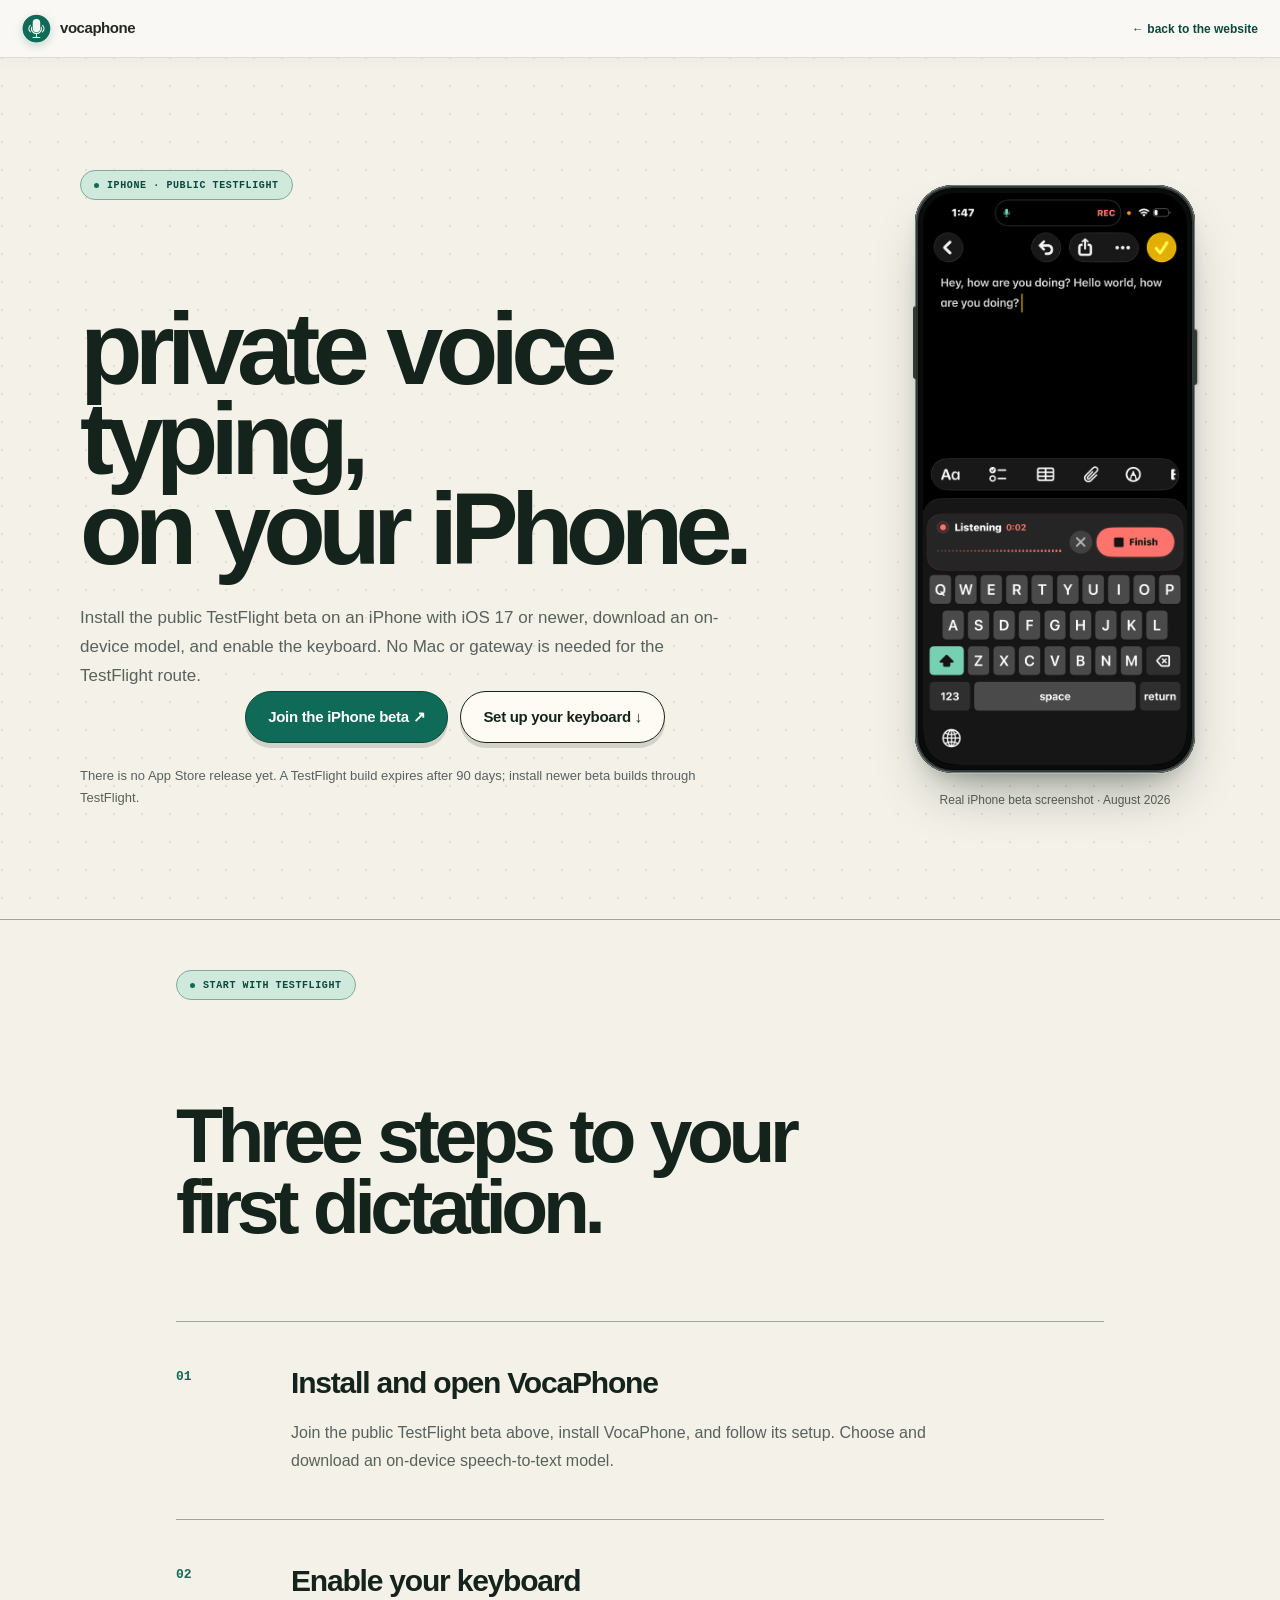
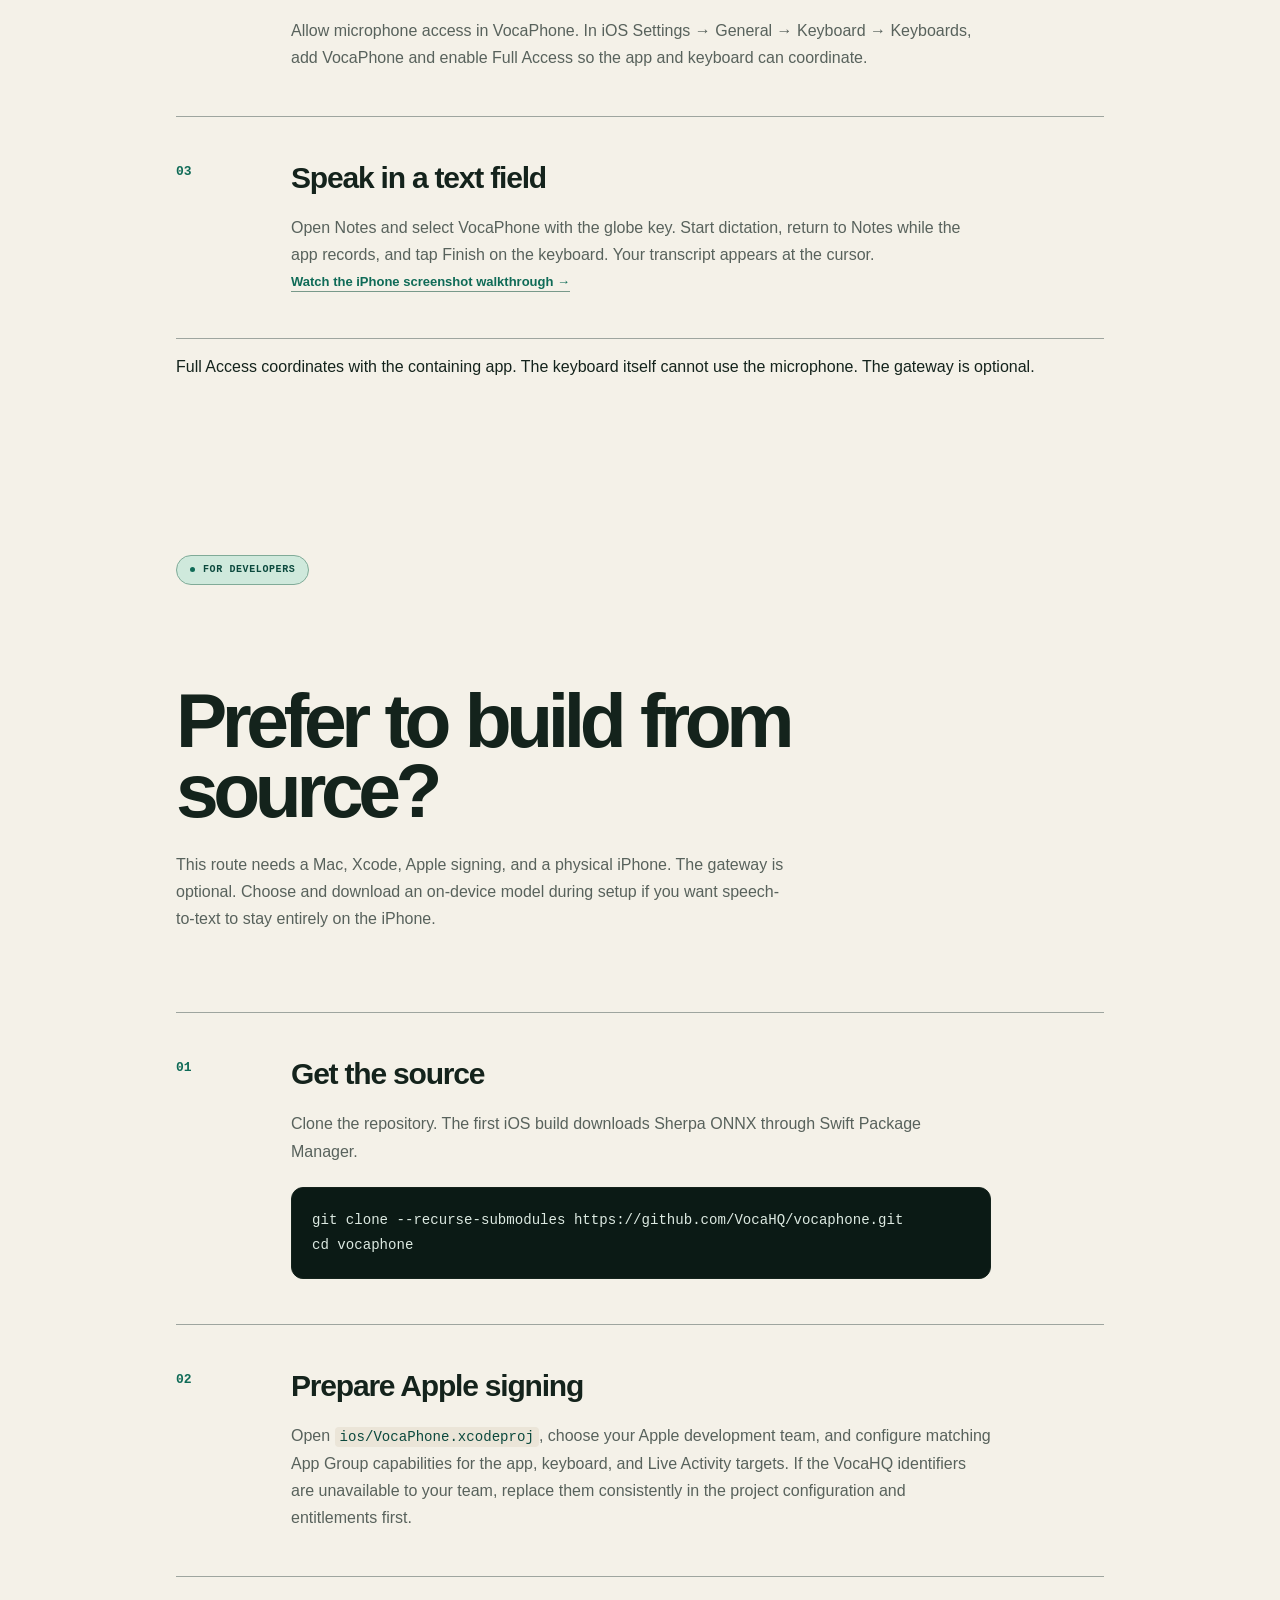
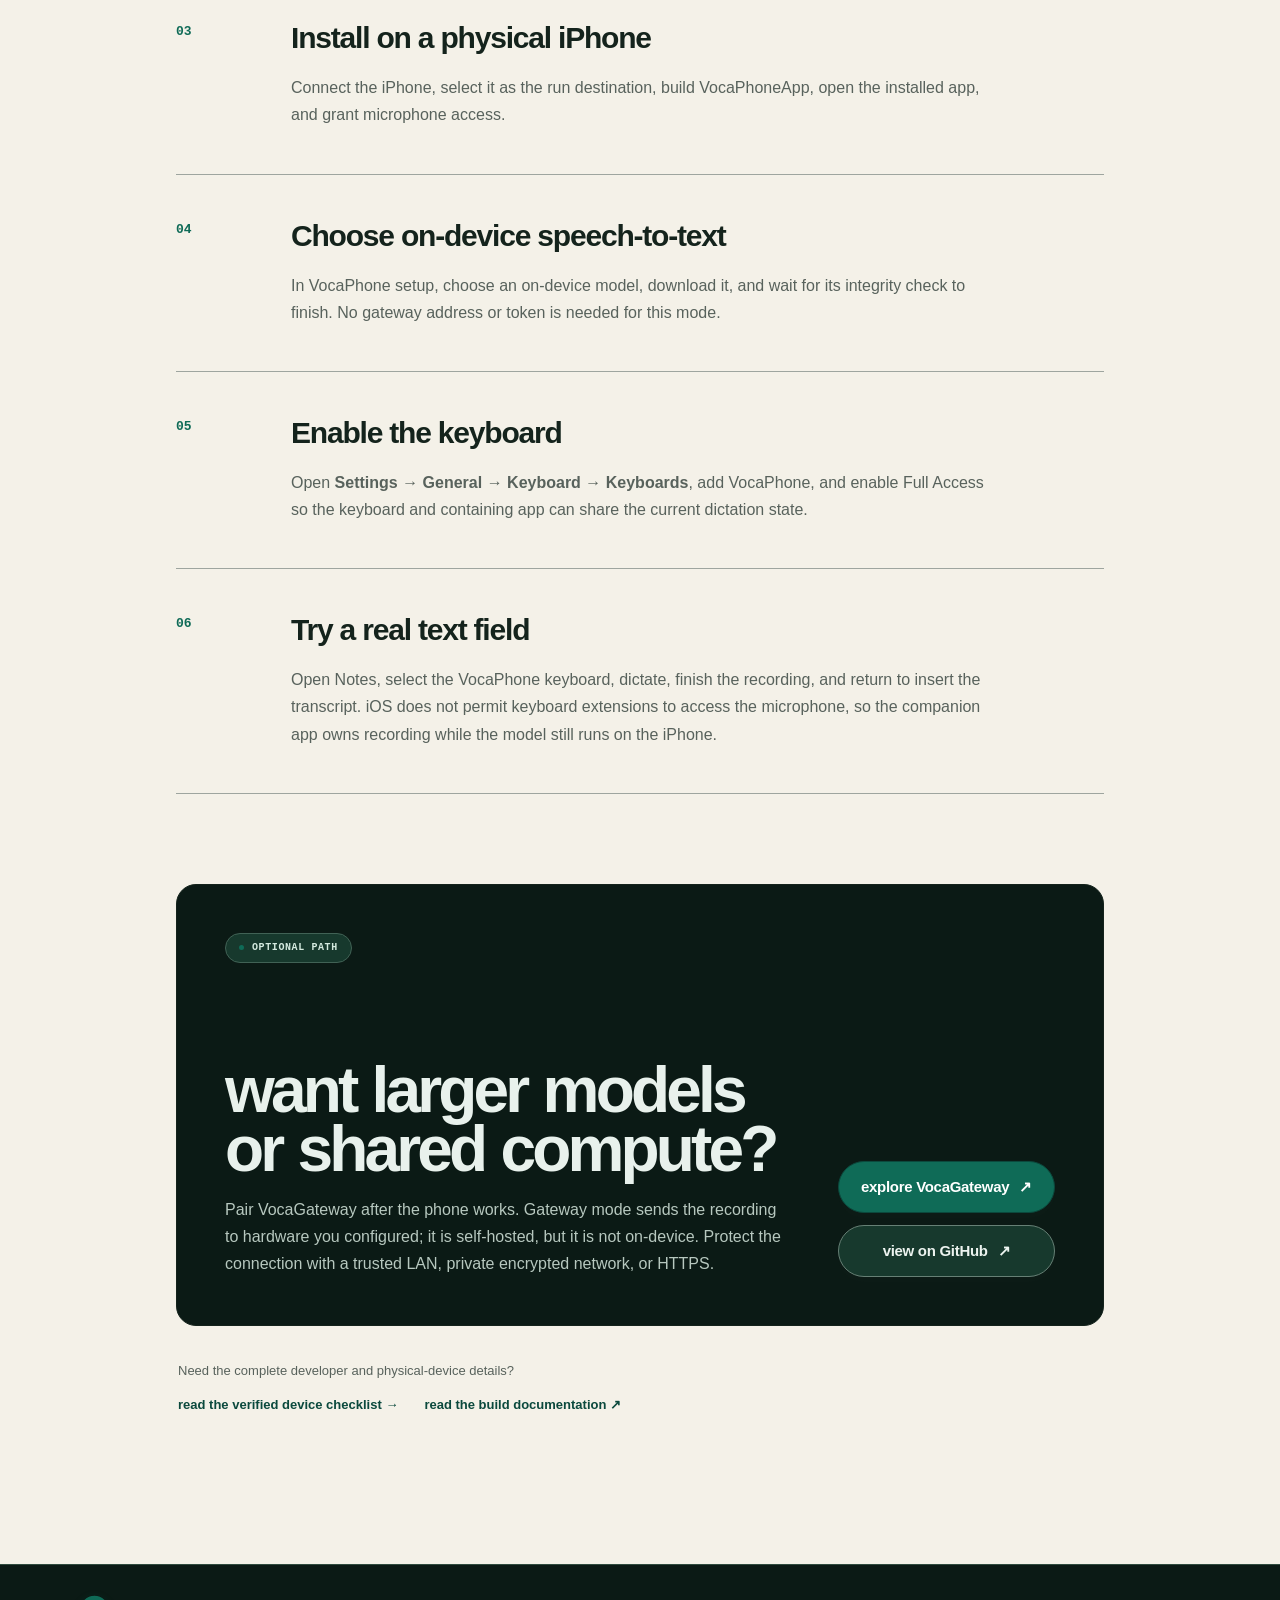
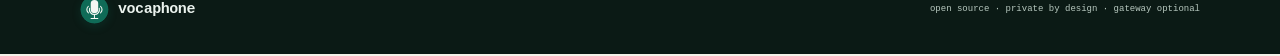
<file: web/iphone/index.html>
<!doctype html>
<html lang="en">
  <head>
    <meta charset="UTF-8" />
    <meta name="viewport" content="width=device-width, initial-scale=1.0" />
    <meta
      name="description"
      content="Join the public TestFlight, or build from source, then install the keyboard and run speech-to-text on your iPhone."
    />
    <meta name="theme-color" content="#f4f1e8" />
    <meta name="robots" content="index, follow" />
    <link rel="canonical" href="https://vocaphone.vocahq.com/iphone/" />
    <meta property="og:title" content="Install VocaPhone on iPhone" />
    <meta
      property="og:description"
      content="Join the public TestFlight, or build from source, then install the keyboard and run speech-to-text on your iPhone."
    />
    <meta property="og:type" content="website" />
    <meta property="og:locale" content="en_US" />
    <meta property="og:site_name" content="VocaPhone" />
    <meta property="og:url" content="https://vocaphone.vocahq.com/iphone/" />
    <meta property="og:image" content="https://vocaphone.vocahq.com/assets/og-image.png" />
    <meta
      property="og:image:secure_url"
      content="https://vocaphone.vocahq.com/assets/og-image.png"
    />
    <meta property="og:image:type" content="image/png" />
    <meta property="og:image:width" content="1200" />
    <meta property="og:image:height" content="630" />
    <meta
      property="og:image:alt"
      content="VocaPhone on Android and iPhone, on-device first with an optional self-hosted gateway"
    />
    <meta name="twitter:card" content="summary_large_image" />
    <meta name="twitter:title" content="Install VocaPhone on iPhone" />
    <meta
      name="twitter:description"
      content="Join the public TestFlight, or build from source, then install the keyboard and run speech-to-text on your iPhone."
    />
    <meta name="twitter:image" content="https://vocaphone.vocahq.com/assets/og-image.png" />
    <meta
      name="twitter:image:alt"
      content="VocaPhone on Android and iPhone, on-device first with an optional self-hosted gateway"
    />
    <title>Install VocaPhone on iPhone</title>
    <link rel="icon" href="../assets/vocaphone-logo.svg" type="image/svg+xml" />
    <link rel="icon" href="../favicon.ico" sizes="any" />
    <link rel="apple-touch-icon" href="../assets/apple-touch-icon.png" />
    <link rel="stylesheet" href="../styles.css" />
    <script src="../script.js" defer></script>
  </head>
  <body class="guide-body">
    <a class="skip-link" href="#guide-content">Skip to setup</a>

    <header class="menu-bar guide-menu-bar">
      <a class="brand-link" href="/" aria-label="VocaPhone home">
        <img src="../assets/vocaphone-logo.svg" alt="" width="32" height="32" />
        <span>vocaphone</span>
      </a>
      <a class="guide-back" href="/">← back to the website</a>
    </header>

    <main class="guide-main" id="guide-content">
      <section class="guide-hero dot-field">
        <div>
          <span class="section-tag">iPhone · public TestFlight</span>
          <h1>private voice typing,<br />on your iPhone.</h1>
          <p>Install the public TestFlight beta on an iPhone with iOS 17 or newer, download an on-device model, and enable the keyboard. No Mac or gateway is needed for the TestFlight route.</p>
          <div class="hero-actions">
            <a class="button button-primary" href="https://testflight.apple.com/join/wd85wQ3W">Join the iPhone beta ↗</a>
            <a class="button button-secondary" href="#iphone-quick-start">Set up your keyboard ↓</a>
          </div>
          <p class="guide-beta-note">There is no App Store release yet. A TestFlight build expires after 90 days; install newer beta builds through TestFlight.</p>
        </div>
        <figure class="guide-product">
          <a class="product-screen device-ios" href="../assets/screenshots/iphone-keyboard.png">
            <img src="../assets/screenshots/iphone-keyboard.png" width="1179" height="2556" fetchpriority="high" alt="Real VocaPhone iPhone screenshot showing dictation controls in Notes" />
            <span class="screen-zoom">View full screenshot ↗</span>
          </a>
          <figcaption>Real iPhone beta screenshot · August 2026</figcaption>
        </figure>
      </section>

      <section class="guide-content iphone-quick-start" id="iphone-quick-start" aria-labelledby="quick-start-title">
        <div class="guide-intro">
          <span class="section-tag">start with TestFlight</span>
          <h2 id="quick-start-title">Three steps to your first dictation.</h2>
        </div>
        <ol class="guide-steps">
          <li class="guide-step"><span>01</span><div><h3>Install and open VocaPhone</h3><p>Join the public TestFlight beta above, install VocaPhone, and follow its setup. Choose and download an on-device speech-to-text model.</p></div></li>
          <li class="guide-step"><span>02</span><div><h3>Enable your keyboard</h3><p>Allow microphone access in VocaPhone. In iOS Settings → General → Keyboard → Keyboards, add VocaPhone and enable Full Access so the app and keyboard can coordinate.</p></div></li>
          <li class="guide-step"><span>03</span><div><h3>Speak in a text field</h3><p>Open Notes and select VocaPhone with the globe key. Start dictation, return to Notes while the app records, and tap Finish on the keyboard. Your transcript appears at the cursor.</p><a class="text-link" href="/#walkthrough">Watch the iPhone screenshot walkthrough →</a></div></li>
        </ol>
        <p>Full Access coordinates with the containing app. The keyboard itself cannot use the microphone. The gateway is optional.</p>
      </section>

      <section class="guide-content" aria-labelledby="steps-title">
        <div class="guide-intro">
          <span class="section-tag">for developers</span>
          <h2 id="steps-title">Prefer to build from source?</h2>
          <p>
            This route needs a Mac, Xcode, Apple signing, and a physical iPhone.
            The gateway is optional. Choose and download an on-device model during
            setup if you want speech-to-text to stay entirely on the iPhone.
          </p>
        </div>

        <ol class="guide-steps">
          <li class="guide-step">
            <span>01</span>
            <div>
              <h3>Get the source</h3>
              <p>Clone the repository. The first iOS build downloads Sherpa ONNX through Swift Package Manager.</p>
              <pre tabindex="0"><code>git clone --recurse-submodules https://github.com/VocaHQ/vocaphone.git
cd vocaphone</code></pre>
            </div>
          </li>

          <li class="guide-step">
            <span>02</span>
            <div>
              <h3>Prepare Apple signing</h3>
              <p>
                Open <code>ios/VocaPhone.xcodeproj</code>, choose your Apple
                development team, and configure matching App Group capabilities
                for the app, keyboard, and Live Activity targets. If the VocaHQ
                identifiers are unavailable to your team, replace them consistently
                in the project configuration and entitlements first.
              </p>
            </div>
          </li>

          <li class="guide-step">
            <span>03</span>
            <div>
              <h3>Install on a physical iPhone</h3>
              <p>
                Connect the iPhone, select it as the run destination, build
                VocaPhoneApp, open the installed app, and grant microphone access.
              </p>
            </div>
          </li>

          <li class="guide-step">
            <span>04</span>
            <div>
              <h3>Choose on-device speech-to-text</h3>
              <p>
                In VocaPhone setup, choose an on-device model, download it, and
                wait for its integrity check to finish. No gateway address or token
                is needed for this mode.
              </p>
            </div>
          </li>

          <li class="guide-step">
            <span>05</span>
            <div>
              <h3>Enable the keyboard</h3>
              <p>
                Open <strong>Settings → General → Keyboard → Keyboards</strong>, add
                VocaPhone, and enable Full Access so the keyboard and containing app
                can share the current dictation state.
              </p>
            </div>
          </li>

          <li class="guide-step">
            <span>06</span>
            <div>
              <h3>Try a real text field</h3>
              <p>
                Open Notes, select the VocaPhone keyboard, dictate, finish the
                recording, and return to insert the transcript. iOS does not permit
                keyboard extensions to access the microphone, so the companion app
                owns recording while the model still runs on the iPhone.
              </p>
            </div>
          </li>
        </ol>

        <aside class="guide-callout" aria-labelledby="optional-gateway-title">
          <div>
            <span class="section-tag">optional path</span>
            <h2 id="optional-gateway-title">want larger models or shared compute?</h2>
            <p>
              Pair VocaGateway after the phone works. Gateway mode sends the
              recording to hardware you configured; it is self-hosted, but it is
              not on-device. Protect the connection with a trusted LAN, private
              encrypted network, or HTTPS.
            </p>
          </div>
          <div class="gateway-actions">
            <a class="button gateway-button" href="https://vocagateway.vocahq.com">
              explore VocaGateway <span aria-hidden="true">↗</span>
            </a>
            <a class="button button-secondary" href="https://github.com/VocaHQ/vocagateway">
              view on GitHub <span aria-hidden="true">↗</span>
            </a>
          </div>
        </aside>

        <div class="guide-source-links">
          <p>Need the complete developer and physical-device details?</p>
          <a href="/iphone/device-setup/">
            read the verified device checklist <span aria-hidden="true">→</span>
          </a>
          <a href="https://github.com/VocaHQ/vocaphone#build-and-test">
            read the build documentation <span aria-hidden="true">↗</span>
          </a>
        </div>
      </section>
    </main>

    <footer class="guide-footer">
      <a class="brand-link" href="/">
        <img src="../assets/vocaphone-logo.svg" alt="" width="34" height="34" />
        <span>vocaphone</span>
      </a>
      <span>open source · private by design · gateway optional</span>
    </footer>
  </body>
</html>
</file>
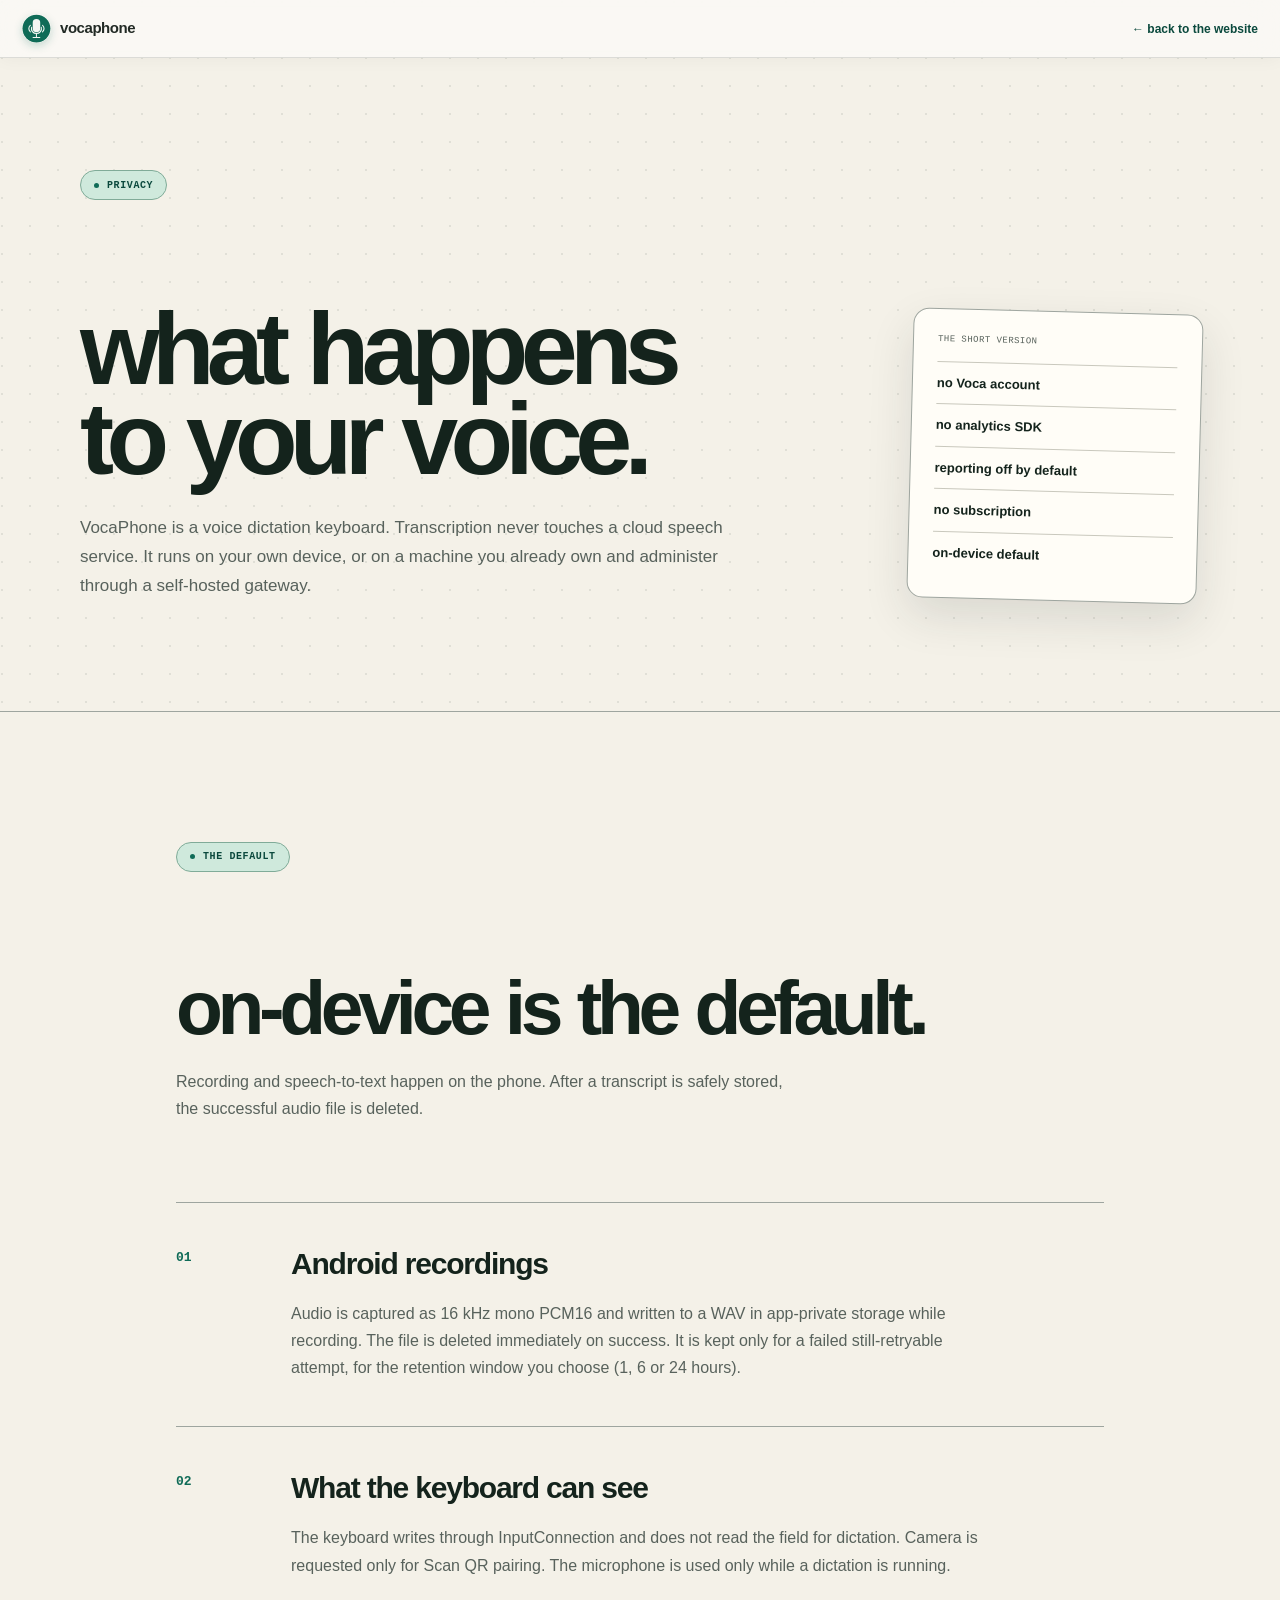
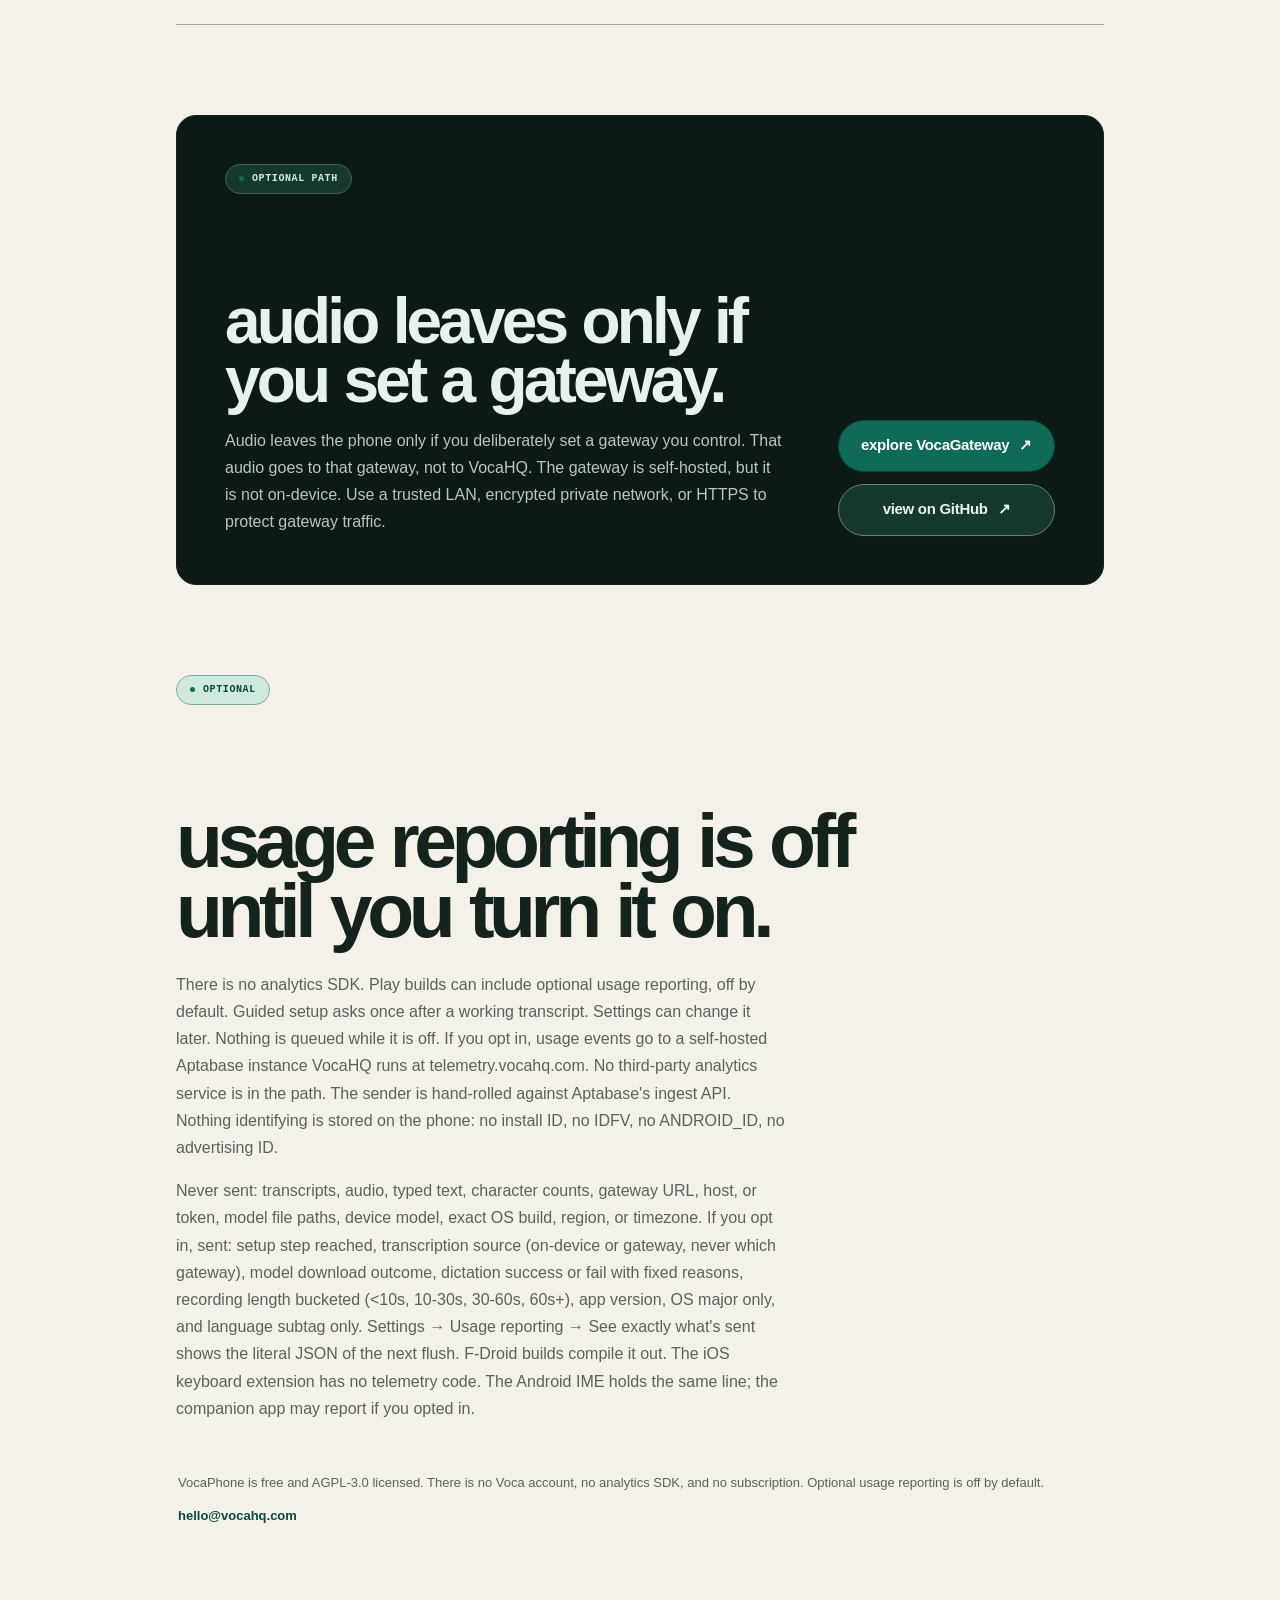
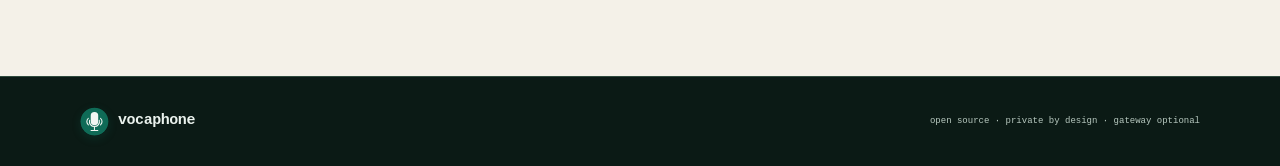
<file: web/privacy/index.html>
<!doctype html>
<html lang="en">
  <head>
    <meta charset="UTF-8" />
    <meta name="viewport" content="width=device-width, initial-scale=1.0" />
    <meta
      name="description"
      content="VocaPhone is a voice dictation keyboard. Transcription never touches a cloud speech service. On-device is the default. Audio leaves the phone only if you set a gateway you control."
    />
    <meta name="theme-color" content="#f4f1e8" />
    <meta name="robots" content="index, follow" />
    <link rel="canonical" href="https://vocaphone.vocahq.com/privacy/" />
    <meta property="og:title" content="VocaPhone privacy" />
    <meta
      property="og:description"
      content="On-device is the default. Audio leaves the phone only if you set a gateway you control."
    />
    <meta property="og:type" content="website" />
    <meta property="og:locale" content="en_US" />
    <meta property="og:site_name" content="VocaPhone" />
    <meta property="og:url" content="https://vocaphone.vocahq.com/privacy/" />
    <meta property="og:image" content="https://vocaphone.vocahq.com/assets/og-image.png" />
    <meta
      property="og:image:secure_url"
      content="https://vocaphone.vocahq.com/assets/og-image.png"
    />
    <meta property="og:image:type" content="image/png" />
    <meta property="og:image:width" content="1200" />
    <meta property="og:image:height" content="630" />
    <meta
      property="og:image:alt"
      content="VocaPhone on Android and iPhone, on-device first with an optional self-hosted gateway"
    />
    <meta name="twitter:card" content="summary_large_image" />
    <meta name="twitter:title" content="VocaPhone privacy" />
    <meta
      name="twitter:description"
      content="On-device is the default. Audio leaves the phone only if you set a gateway you control."
    />
    <meta name="twitter:image" content="https://vocaphone.vocahq.com/assets/og-image.png" />
    <meta
      name="twitter:image:alt"
      content="VocaPhone on Android and iPhone, on-device first with an optional self-hosted gateway"
    />
    <title>VocaPhone privacy</title>
    <link rel="icon" href="../assets/vocaphone-logo.svg" type="image/svg+xml" />
    <link rel="icon" href="../favicon.ico" sizes="any" />
    <link rel="apple-touch-icon" href="../assets/apple-touch-icon.png" />
    <link rel="stylesheet" href="../styles.css" />
    <script src="../script.js" defer></script>
  </head>
  <body class="guide-body">
    <a class="skip-link" href="#privacy-content">Skip to privacy</a>

    <header class="menu-bar guide-menu-bar">
      <a class="brand-link" href="/" aria-label="VocaPhone home">
        <img src="../assets/vocaphone-logo.svg" alt="" width="32" height="32" />
        <span>vocaphone</span>
      </a>
      <a class="guide-back" href="/">← back to the website</a>
    </header>

    <main class="guide-main" id="privacy-content">
      <section class="guide-hero dot-field">
        <div>
          <span class="section-tag">privacy</span>
          <h1>what happens<br />to your voice.</h1>
          <p>
            VocaPhone is a voice dictation keyboard. Transcription never
            touches a cloud speech service. It runs on your own device, or on a
            machine you already own and administer through a self-hosted
            gateway.
          </p>
        </div>
        <aside class="guide-summary" aria-label="Privacy facts">
          <span>the short version</span>
          <strong>no Voca account</strong>
          <strong>no analytics SDK</strong>
          <strong>reporting off by default</strong>
          <strong>no subscription</strong>
          <strong>on-device default</strong>
        </aside>
      </section>

      <section class="guide-content" aria-labelledby="on-device-title">
        <div class="guide-intro">
          <span class="section-tag">the default</span>
          <h2 id="on-device-title">on-device is the default.</h2>
          <p>
            Recording and speech-to-text happen on the phone. After a
            transcript is safely stored, the successful audio file is deleted.
          </p>
        </div>

        <ol class="guide-steps">
          <li class="guide-step">
            <span>01</span>
            <div>
              <h3>Android recordings</h3>
              <p>
                Audio is captured as 16 kHz mono PCM16 and written to a WAV in
                app-private storage while recording. The file is deleted
                immediately on success. It is kept only for a failed
                still-retryable attempt, for the retention window you choose
                (1, 6 or 24 hours).
              </p>
            </div>
          </li>

          <li class="guide-step">
            <span>02</span>
            <div>
              <h3>What the keyboard can see</h3>
              <p>
                The keyboard writes through InputConnection and does not read
                the field for dictation. Camera is requested only for Scan QR
                pairing. The microphone is used only while a dictation is
                running.
              </p>
            </div>
          </li>
        </ol>

        <aside class="guide-callout" aria-labelledby="gateway-title">
          <div>
            <span class="section-tag">optional path</span>
            <h2 id="gateway-title">audio leaves only if you set a gateway.</h2>
            <p>
              Audio leaves the phone only if you deliberately set a gateway you
              control. That audio goes to that gateway, not to VocaHQ. The
              gateway is self-hosted, but it is not on-device. Use a trusted
              LAN, encrypted private network, or HTTPS to protect gateway
              traffic.
            </p>
          </div>
          <div class="gateway-actions">
            <a class="button gateway-button" href="https://vocagateway.vocahq.com">
              explore VocaGateway <span aria-hidden="true">↗</span>
            </a>
            <a class="button button-secondary" href="https://github.com/VocaHQ/vocagateway">
              view on GitHub <span aria-hidden="true">↗</span>
            </a>
          </div>
        </aside>

        <div class="guide-intro">
          <span class="section-tag">optional</span>
          <h2 id="usage-title">usage reporting is off until you turn it on.</h2>
          <p>
            There is no analytics SDK. Play builds can include optional usage
            reporting, off by default. Guided setup asks once after a working
            transcript. Settings can change it later. Nothing is queued while
            it is off. If you opt in, usage events go to a self-hosted Aptabase
            instance VocaHQ runs at telemetry.vocahq.com. No third-party
            analytics service is in the path. The sender is hand-rolled against
            Aptabase's ingest API. Nothing identifying is stored on the phone:
            no install ID, no IDFV, no ANDROID_ID, no advertising ID.
          </p>
          <p>
            Never sent: transcripts, audio, typed text, character counts,
            gateway URL, host, or token, model file paths, device model, exact
            OS build, region, or timezone. If you opt in, sent: setup step
            reached, transcription source (on-device or gateway, never which
            gateway), model download outcome, dictation success or fail with
            fixed reasons, recording length bucketed (&lt;10s, 10-30s, 30-60s,
            60s+), app version, OS major only, and language subtag only.
            Settings → Usage reporting → See exactly what's sent shows the
            literal JSON of the next flush. F-Droid builds compile it out. The
            iOS keyboard extension has no telemetry code. The Android IME holds
            the same line; the companion app may report if you opted in.
          </p>
        </div>

        <div class="guide-source-links">
          <p>
            VocaPhone is free and AGPL-3.0 licensed. There is no Voca account,
            no analytics SDK, and no subscription. Optional usage reporting is
            off by default.
          </p>
          <a href="mailto:hello@vocahq.com">hello@vocahq.com</a>
        </div>
      </section>
    </main>

    <footer class="guide-footer">
      <a class="brand-link" href="/">
        <img src="../assets/vocaphone-logo.svg" alt="" width="34" height="34" />
        <span>vocaphone</span>
      </a>
      <span>open source · private by design · gateway optional</span>
    </footer>
  </body>
</html>
</file>
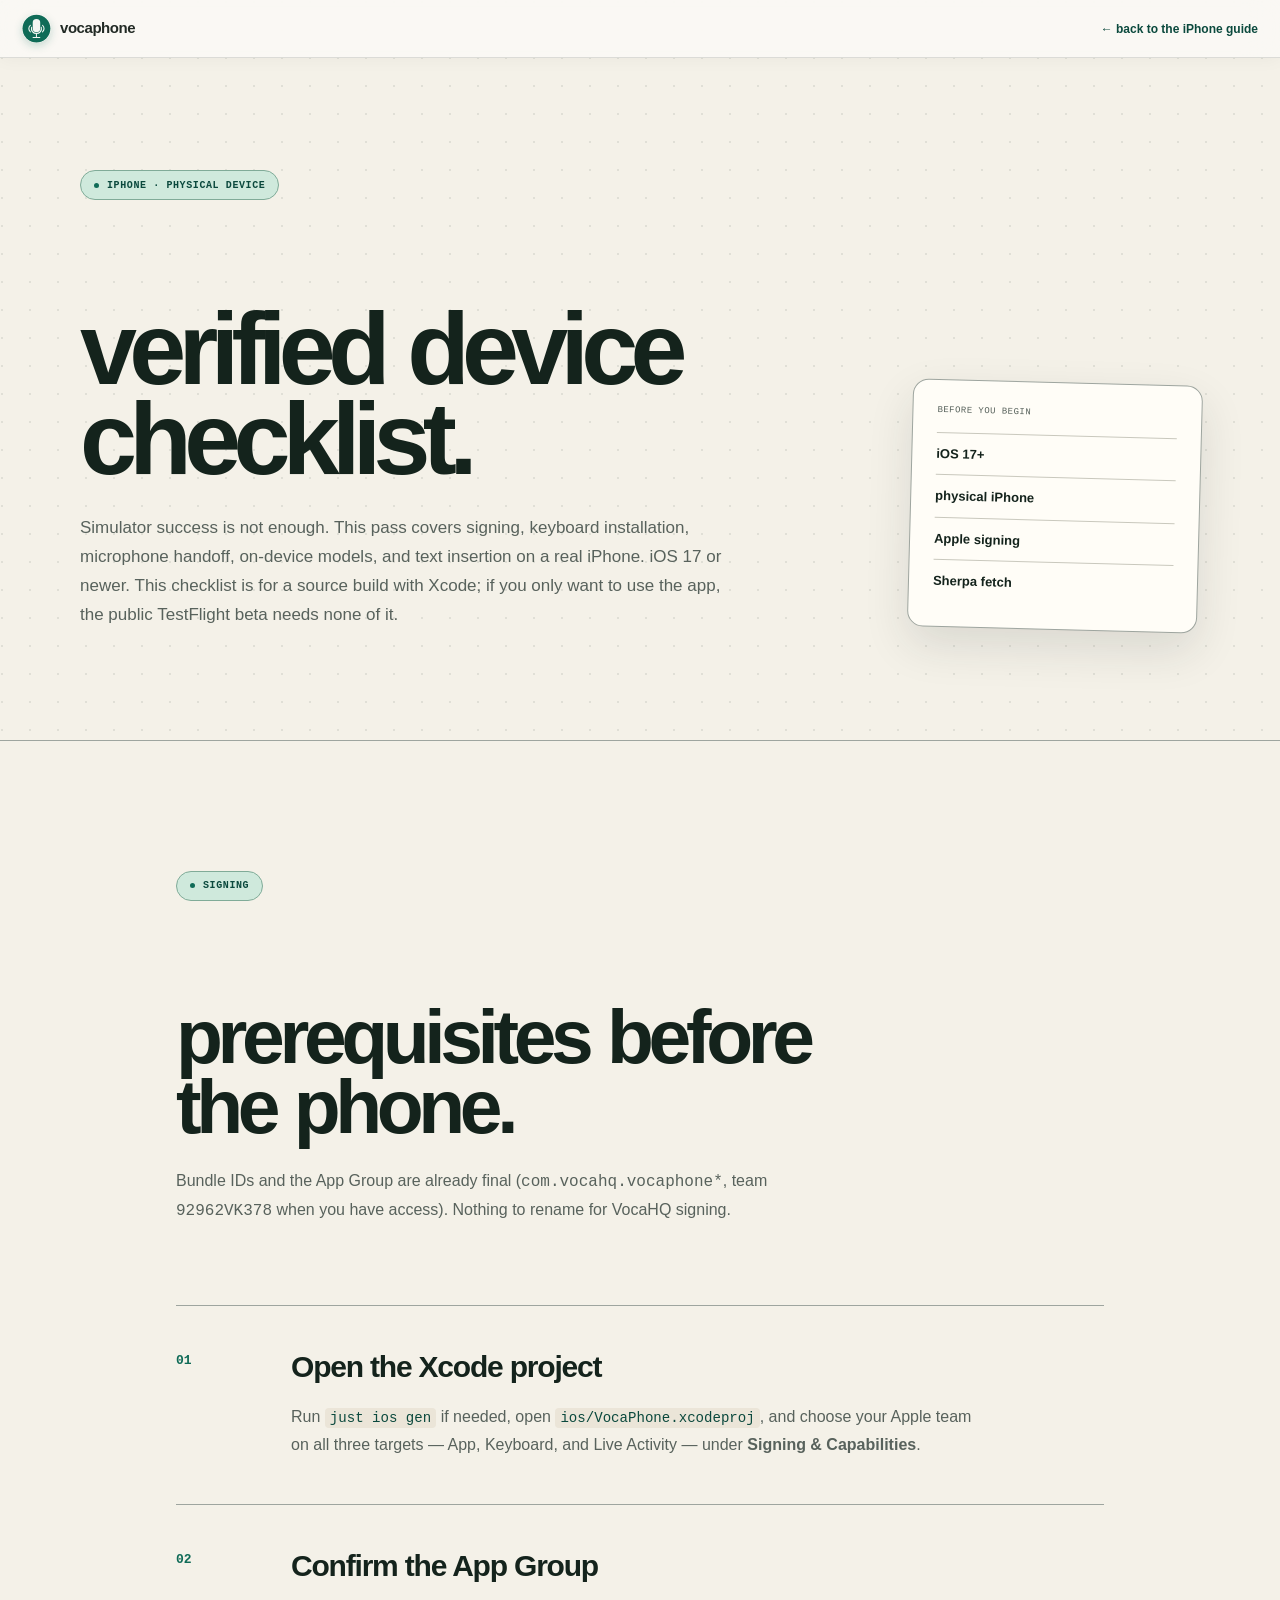
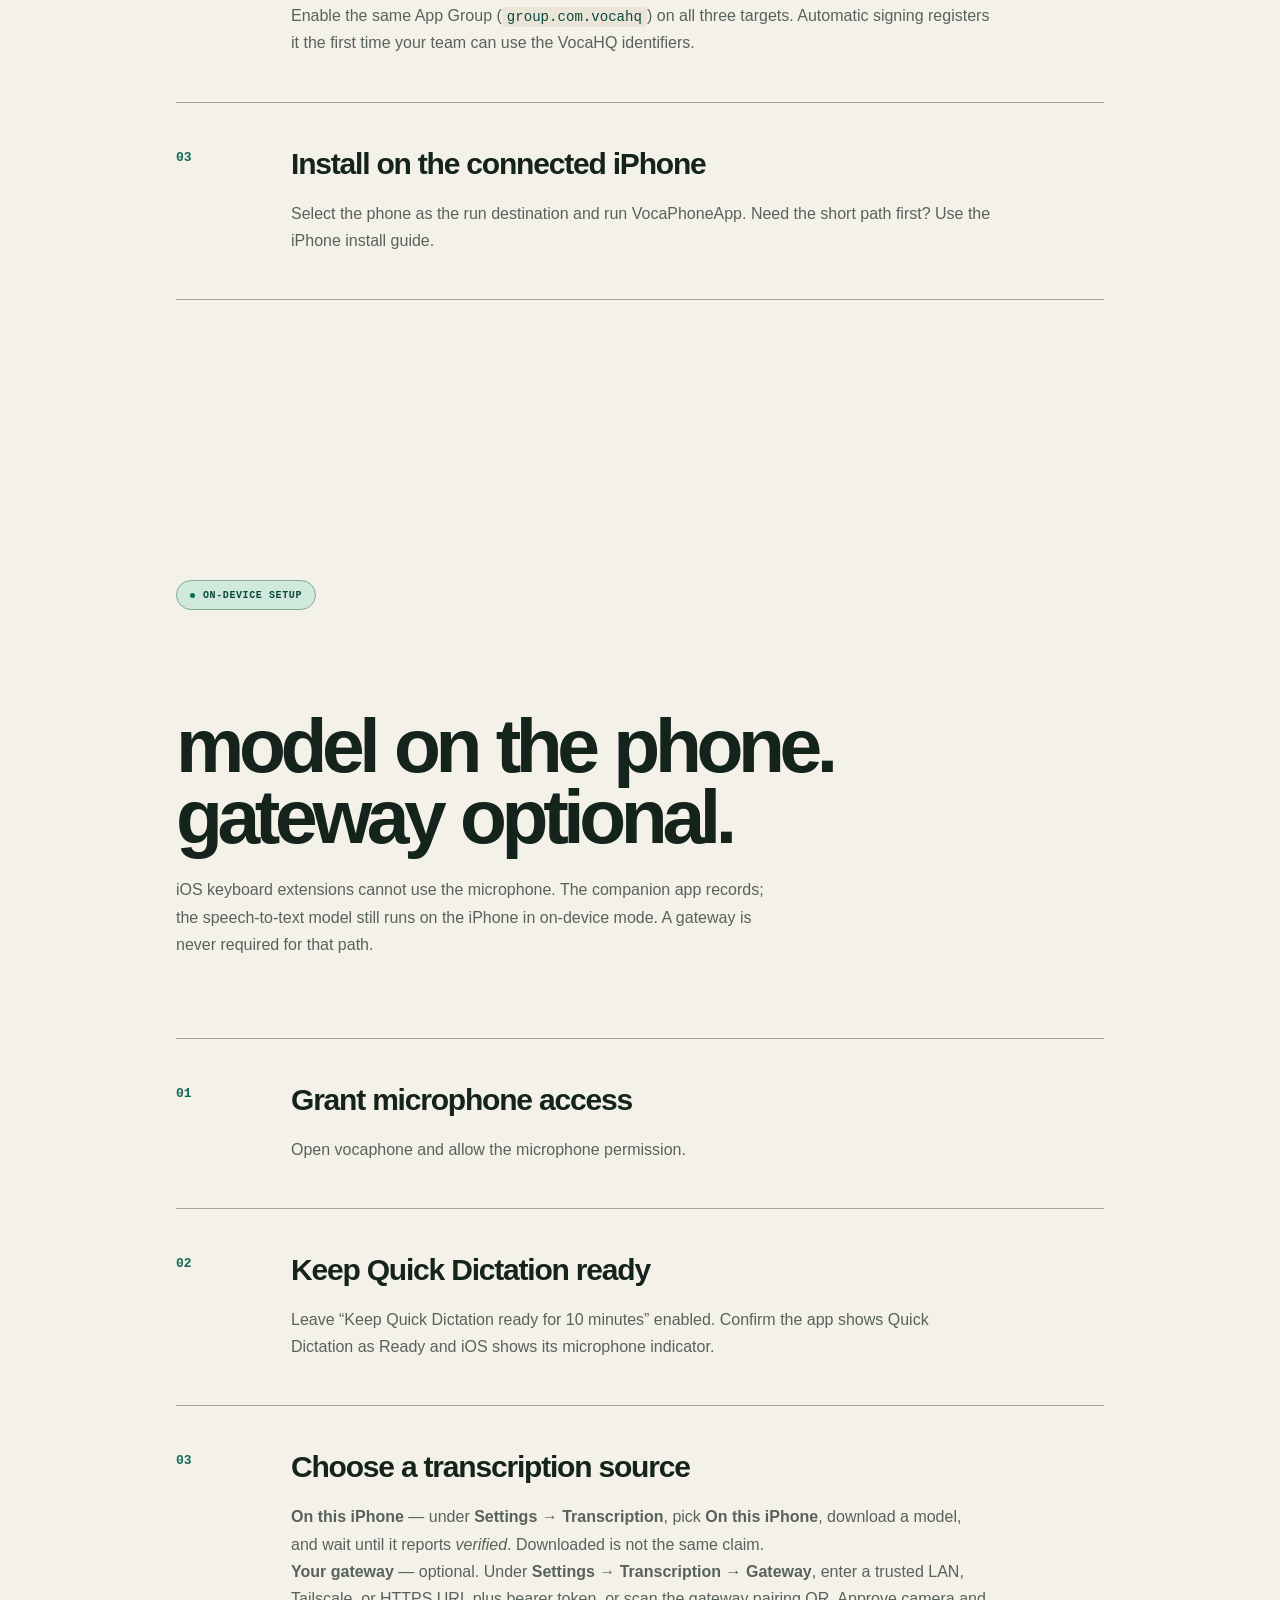
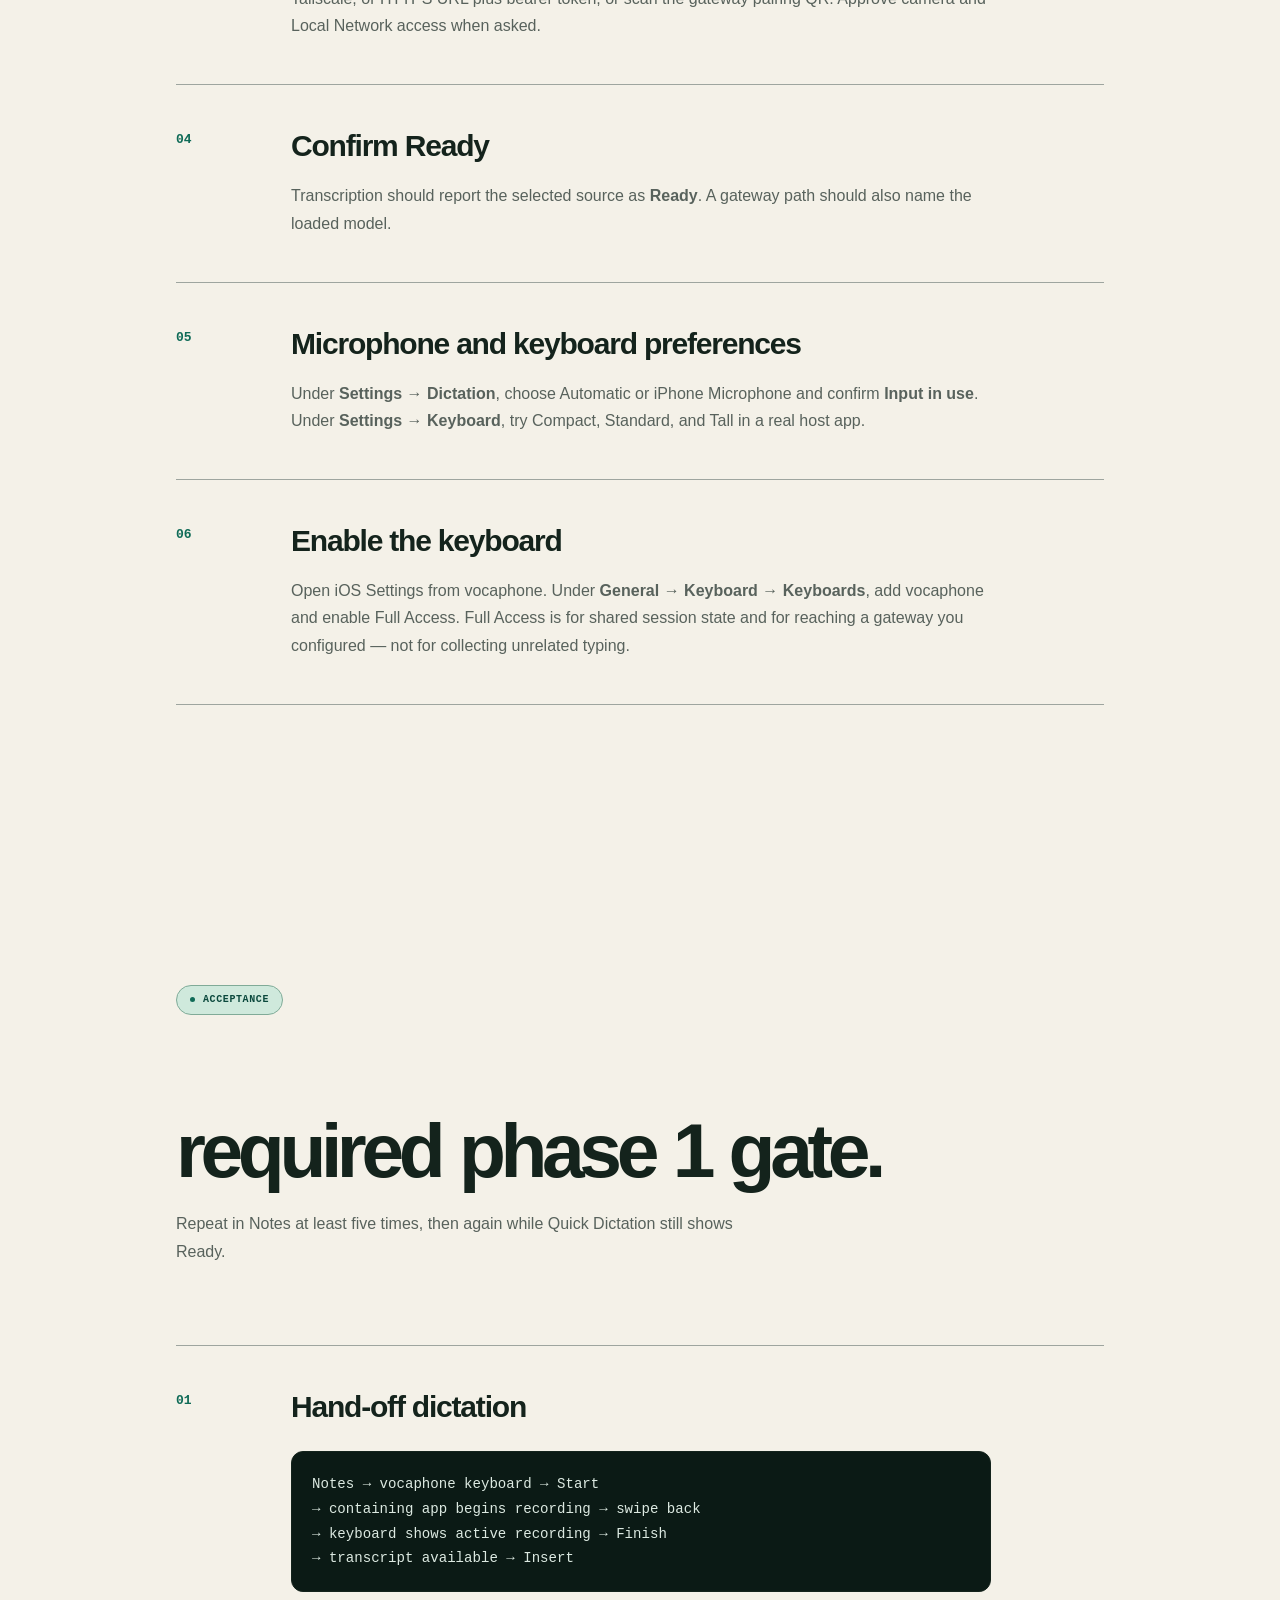
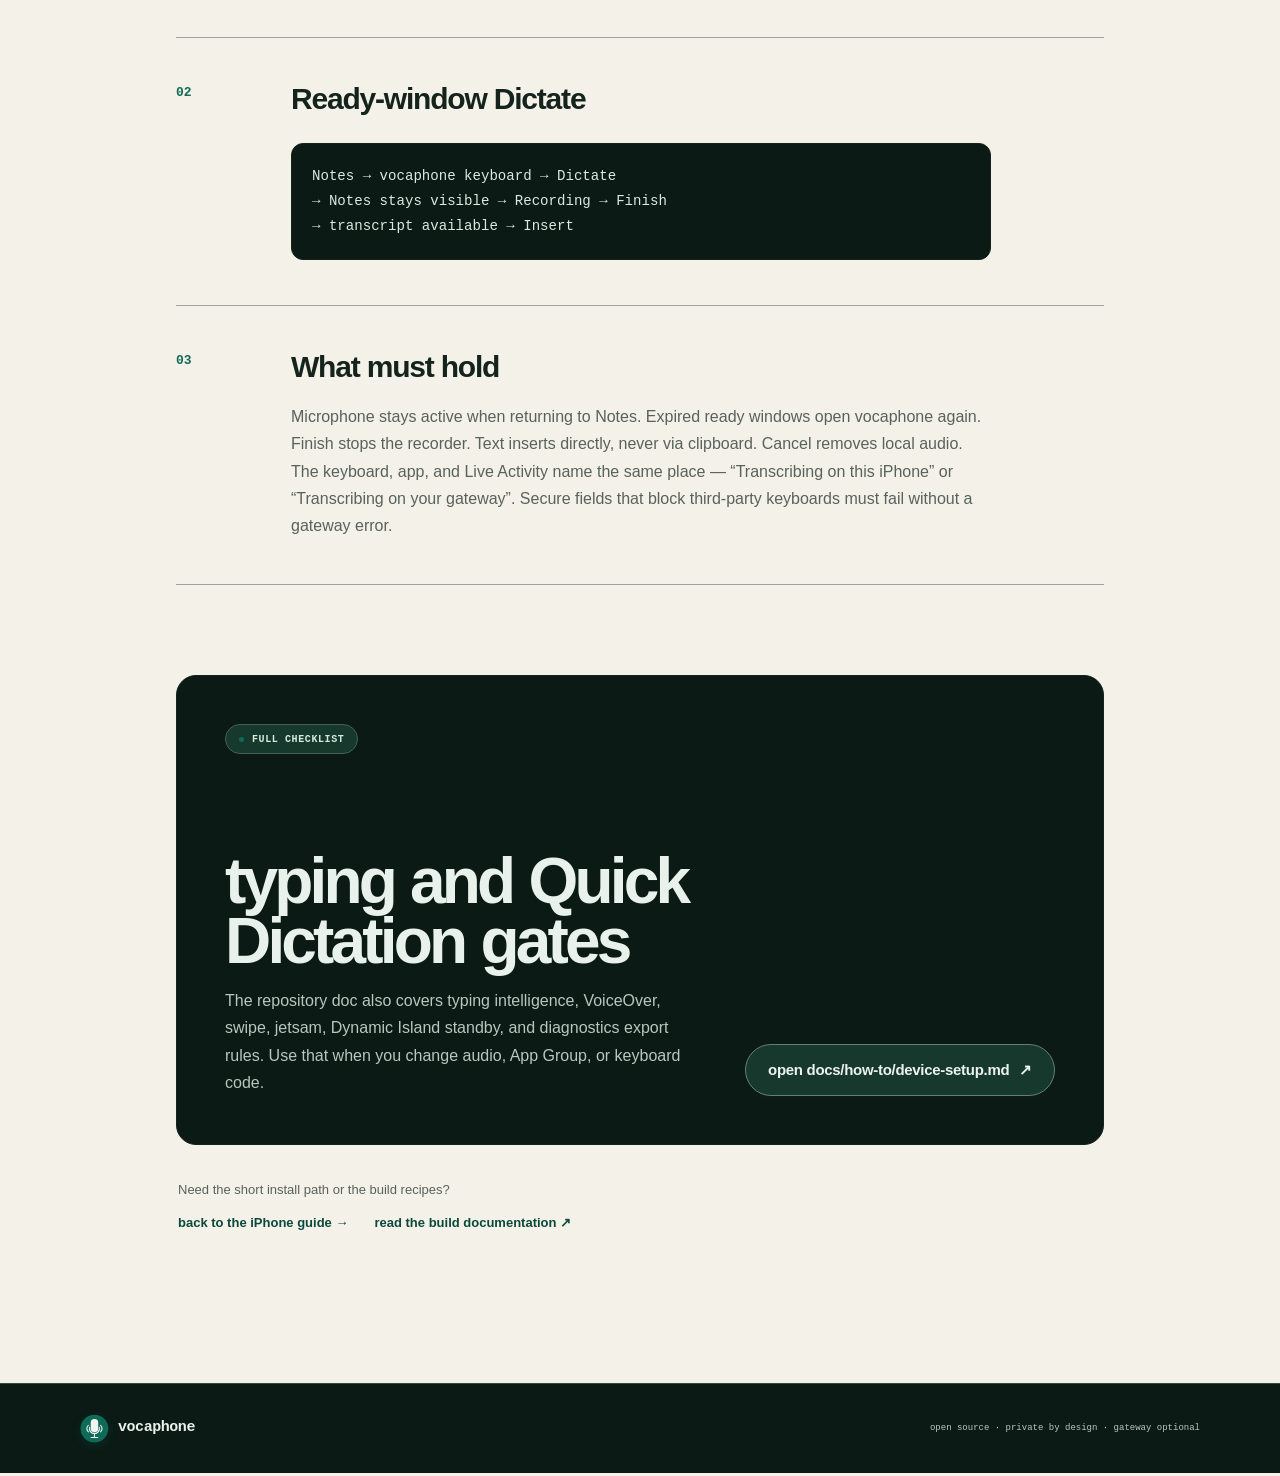
<file: web/iphone/device-setup/index.html>
<!doctype html>
<html lang="en">
  <head>
    <meta charset="UTF-8" />
    <meta name="viewport" content="width=device-width, initial-scale=1.0" />
    <meta
      name="description"
      content="Physical iPhone checklist for VocaPhone: signing, on-device model setup, keyboard enablement, and acceptance gates."
    />
    <meta name="theme-color" content="#f4f1e8" />
    <meta name="robots" content="index, follow" />
    <link rel="canonical" href="https://vocaphone.vocahq.com/iphone/device-setup/" />
    <meta property="og:title" content="VocaPhone verified device checklist" />
    <meta
      property="og:description"
      content="Sign, install, download an on-device model, and run the physical iPhone acceptance pass."
    />
    <meta property="og:type" content="website" />
    <meta property="og:locale" content="en_US" />
    <meta property="og:site_name" content="VocaPhone" />
    <meta property="og:url" content="https://vocaphone.vocahq.com/iphone/device-setup/" />
    <meta property="og:image" content="https://vocaphone.vocahq.com/assets/og-image.png" />
    <meta
      property="og:image:secure_url"
      content="https://vocaphone.vocahq.com/assets/og-image.png"
    />
    <meta property="og:image:type" content="image/png" />
    <meta property="og:image:width" content="1200" />
    <meta property="og:image:height" content="630" />
    <meta
      property="og:image:alt"
      content="VocaPhone on Android and iPhone, on-device first with an optional self-hosted gateway"
    />
    <meta name="twitter:card" content="summary_large_image" />
    <meta name="twitter:title" content="VocaPhone verified device checklist" />
    <meta
      name="twitter:description"
      content="Physical iPhone signing, on-device model setup, and acceptance gates for VocaPhone."
    />
    <meta name="twitter:image" content="https://vocaphone.vocahq.com/assets/og-image.png" />
    <meta
      name="twitter:image:alt"
      content="VocaPhone on Android and iPhone, on-device first with an optional self-hosted gateway"
    />
    <title>VocaPhone verified device checklist</title>
    <link rel="icon" href="../../assets/vocaphone-logo.svg" type="image/svg+xml" />
    <link rel="icon" href="../../favicon.ico" sizes="any" />
    <link rel="apple-touch-icon" href="../../assets/apple-touch-icon.png" />
    <link rel="stylesheet" href="../../styles.css" />
    <script src="../../script.js" defer></script>
  </head>
  <body class="guide-body">
    <a class="skip-link" href="#checklist-content">Skip to checklist</a>

    <header class="menu-bar guide-menu-bar">
      <a class="brand-link" href="/" aria-label="VocaPhone home">
        <img src="../../assets/vocaphone-logo.svg" alt="" width="32" height="32" />
        <span>vocaphone</span>
      </a>
      <a class="guide-back" href="/iphone/">← back to the iPhone guide</a>
    </header>

    <main class="guide-main" id="checklist-content">
      <section class="guide-hero dot-field">
        <div>
          <span class="section-tag">iPhone · physical device</span>
          <h1>verified device<br />checklist.</h1>
          <p>
            Simulator success is not enough. This pass covers signing, keyboard
            installation, microphone handoff, on-device models, and text insertion
            on a real iPhone. iOS 17 or newer. This checklist is for a source
            build with Xcode; if you only want to use the app, the public
            <a href="https://testflight.apple.com/join/wd85wQ3W">TestFlight beta</a> needs
            none of it.
          </p>
        </div>
        <aside class="guide-summary" aria-label="Before you begin">
          <span>before you begin</span>
          <strong>iOS 17+</strong>
          <strong>physical iPhone</strong>
          <strong>Apple signing</strong>
          <strong>Sherpa fetch</strong>
        </aside>
      </section>

      <section class="guide-content" aria-labelledby="signing-title">
        <div class="guide-intro">
          <span class="section-tag">signing</span>
          <h2 id="signing-title">prerequisites before the phone.</h2>
          <p>
            Bundle IDs and the App Group are already final
            (<code>com.vocahq.vocaphone*</code>, team <code>92962VK378</code> when
            you have access). Nothing to rename for VocaHQ signing.
          </p>
        </div>

        <ol class="guide-steps">
          <li class="guide-step">
            <span>01</span>
            <div>
              <h3>Open the Xcode project</h3>
              <p>
                Run <code>just ios gen</code> if needed, open
                <code>ios/VocaPhone.xcodeproj</code>, and choose your Apple team on
                all three targets — App, Keyboard, and Live Activity — under
                <strong>Signing &amp; Capabilities</strong>.
              </p>
            </div>
          </li>
          <li class="guide-step">
            <span>02</span>
            <div>
              <h3>Confirm the App Group</h3>
              <p>
                Enable the same App Group (<code>group.com.vocahq</code>) on all
                three targets. Automatic signing registers it the first time your
                team can use the VocaHQ identifiers.
              </p>
            </div>
          </li>
          <li class="guide-step">
            <span>03</span>
            <div>
              <h3>Install on the connected iPhone</h3>
              <p>
                Select the phone as the run destination and run VocaPhoneApp.
                Need the short path first?
                <a href="/iphone/">Use the iPhone install guide</a>.
              </p>
            </div>
          </li>
        </ol>
      </section>

      <section class="guide-content" aria-labelledby="on-device-title">
        <div class="guide-intro">
          <span class="section-tag">on-device setup</span>
          <h2 id="on-device-title">model on the phone. gateway optional.</h2>
          <p>
            iOS keyboard extensions cannot use the microphone. The companion app
            records; the speech-to-text model still runs on the iPhone in on-device
            mode. A gateway is never required for that path.
          </p>
        </div>

        <ol class="guide-steps">
          <li class="guide-step">
            <span>01</span>
            <div>
              <h3>Grant microphone access</h3>
              <p>Open vocaphone and allow the microphone permission.</p>
            </div>
          </li>
          <li class="guide-step">
            <span>02</span>
            <div>
              <h3>Keep Quick Dictation ready</h3>
              <p>
                Leave “Keep Quick Dictation ready for 10 minutes” enabled. Confirm
                the app shows Quick Dictation as Ready and iOS shows its microphone
                indicator.
              </p>
            </div>
          </li>
          <li class="guide-step">
            <span>03</span>
            <div>
              <h3>Choose a transcription source</h3>
              <p>
                <strong>On this iPhone</strong> — under
                <strong>Settings → Transcription</strong>, pick
                <strong>On this iPhone</strong>, download a model, and wait until
                it reports <em>verified</em>. Downloaded is not the same claim.
              </p>
              <p>
                <strong>Your gateway</strong> — optional. Under
                <strong>Settings → Transcription → Gateway</strong>, enter a
                trusted LAN, Tailscale, or HTTPS URL plus bearer token, or scan the
                gateway pairing QR. Approve camera and Local Network access when
                asked.
              </p>
            </div>
          </li>
          <li class="guide-step">
            <span>04</span>
            <div>
              <h3>Confirm Ready</h3>
              <p>
                Transcription should report the selected source as
                <strong>Ready</strong>. A gateway path should also name the loaded
                model.
              </p>
            </div>
          </li>
          <li class="guide-step">
            <span>05</span>
            <div>
              <h3>Microphone and keyboard preferences</h3>
              <p>
                Under <strong>Settings → Dictation</strong>, choose Automatic or
                iPhone Microphone and confirm <strong>Input in use</strong>. Under
                <strong>Settings → Keyboard</strong>, try Compact, Standard, and
                Tall in a real host app.
              </p>
            </div>
          </li>
          <li class="guide-step">
            <span>06</span>
            <div>
              <h3>Enable the keyboard</h3>
              <p>
                Open iOS Settings from vocaphone. Under
                <strong>General → Keyboard → Keyboards</strong>, add vocaphone and
                enable Full Access. Full Access is for shared session state and for
                reaching a gateway you configured — not for collecting unrelated
                typing.
              </p>
            </div>
          </li>
        </ol>
      </section>

      <section class="guide-content" aria-labelledby="gate-title">
        <div class="guide-intro">
          <span class="section-tag">acceptance</span>
          <h2 id="gate-title">required phase 1 gate.</h2>
          <p>
            Repeat in Notes at least five times, then again while Quick Dictation
            still shows Ready.
          </p>
        </div>

        <ol class="guide-steps">
          <li class="guide-step">
            <span>01</span>
            <div>
              <h3>Hand-off dictation</h3>
              <pre tabindex="0"><code>Notes → vocaphone keyboard → Start
→ containing app begins recording → swipe back
→ keyboard shows active recording → Finish
→ transcript available → Insert</code></pre>
            </div>
          </li>
          <li class="guide-step">
            <span>02</span>
            <div>
              <h3>Ready-window Dictate</h3>
              <pre tabindex="0"><code>Notes → vocaphone keyboard → Dictate
→ Notes stays visible → Recording → Finish
→ transcript available → Insert</code></pre>
            </div>
          </li>
          <li class="guide-step">
            <span>03</span>
            <div>
              <h3>What must hold</h3>
              <p>
                Microphone stays active when returning to Notes. Expired ready
                windows open vocaphone again. Finish stops the recorder. Text
                inserts directly, never via clipboard. Cancel removes local audio.
                The keyboard, app, and Live Activity name the same place —
                “Transcribing on this iPhone” or “Transcribing on your gateway”.
                Secure fields that block third-party keyboards must fail without a
                gateway error.
              </p>
            </div>
          </li>
        </ol>

        <aside class="guide-callout" aria-labelledby="full-doc-title">
          <div>
            <span class="section-tag">full checklist</span>
            <h2 id="full-doc-title">typing and Quick Dictation gates</h2>
            <p>
              The repository doc also covers typing intelligence, VoiceOver,
              swipe, jetsam, Dynamic Island standby, and diagnostics export rules.
              Use that when you change audio, App Group, or keyboard code.
            </p>
          </div>
          <a
            class="button button-secondary"
            href="https://github.com/VocaHQ/vocaphone/blob/main/docs/how-to/device-setup.md"
          >
            open docs/how-to/device-setup.md <span aria-hidden="true">↗</span>
          </a>
        </aside>

        <div class="guide-source-links">
          <p>Need the short install path or the build recipes?</p>
          <a href="/iphone/">
            back to the iPhone guide <span aria-hidden="true">→</span>
          </a>
          <a href="https://github.com/VocaHQ/vocaphone#build-and-test">
            read the build documentation <span aria-hidden="true">↗</span>
          </a>
        </div>
      </section>
    </main>

    <footer class="guide-footer">
      <a class="brand-link" href="/">
        <img src="../../assets/vocaphone-logo.svg" alt="" width="34" height="34" />
        <span>vocaphone</span>
      </a>
      <span>open source · private by design · gateway optional</span>
    </footer>
  </body>
</html>
</file>
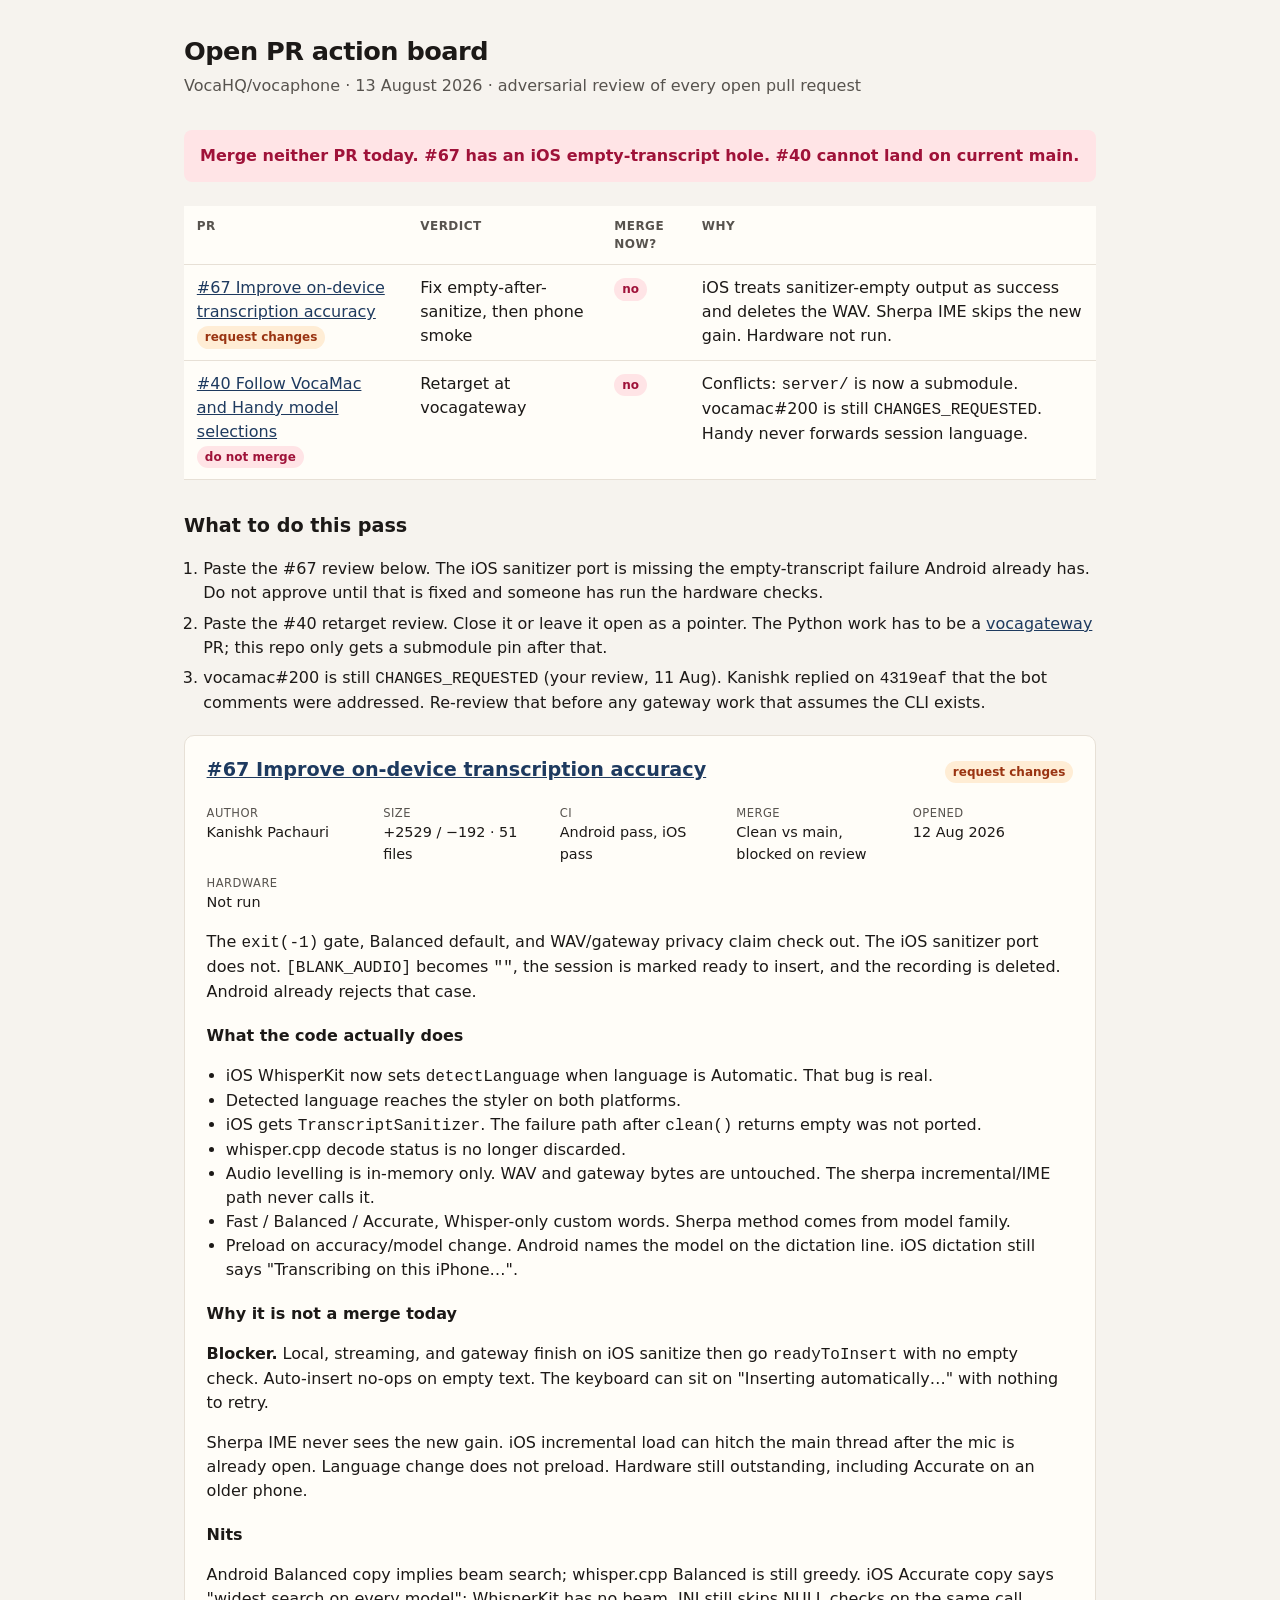
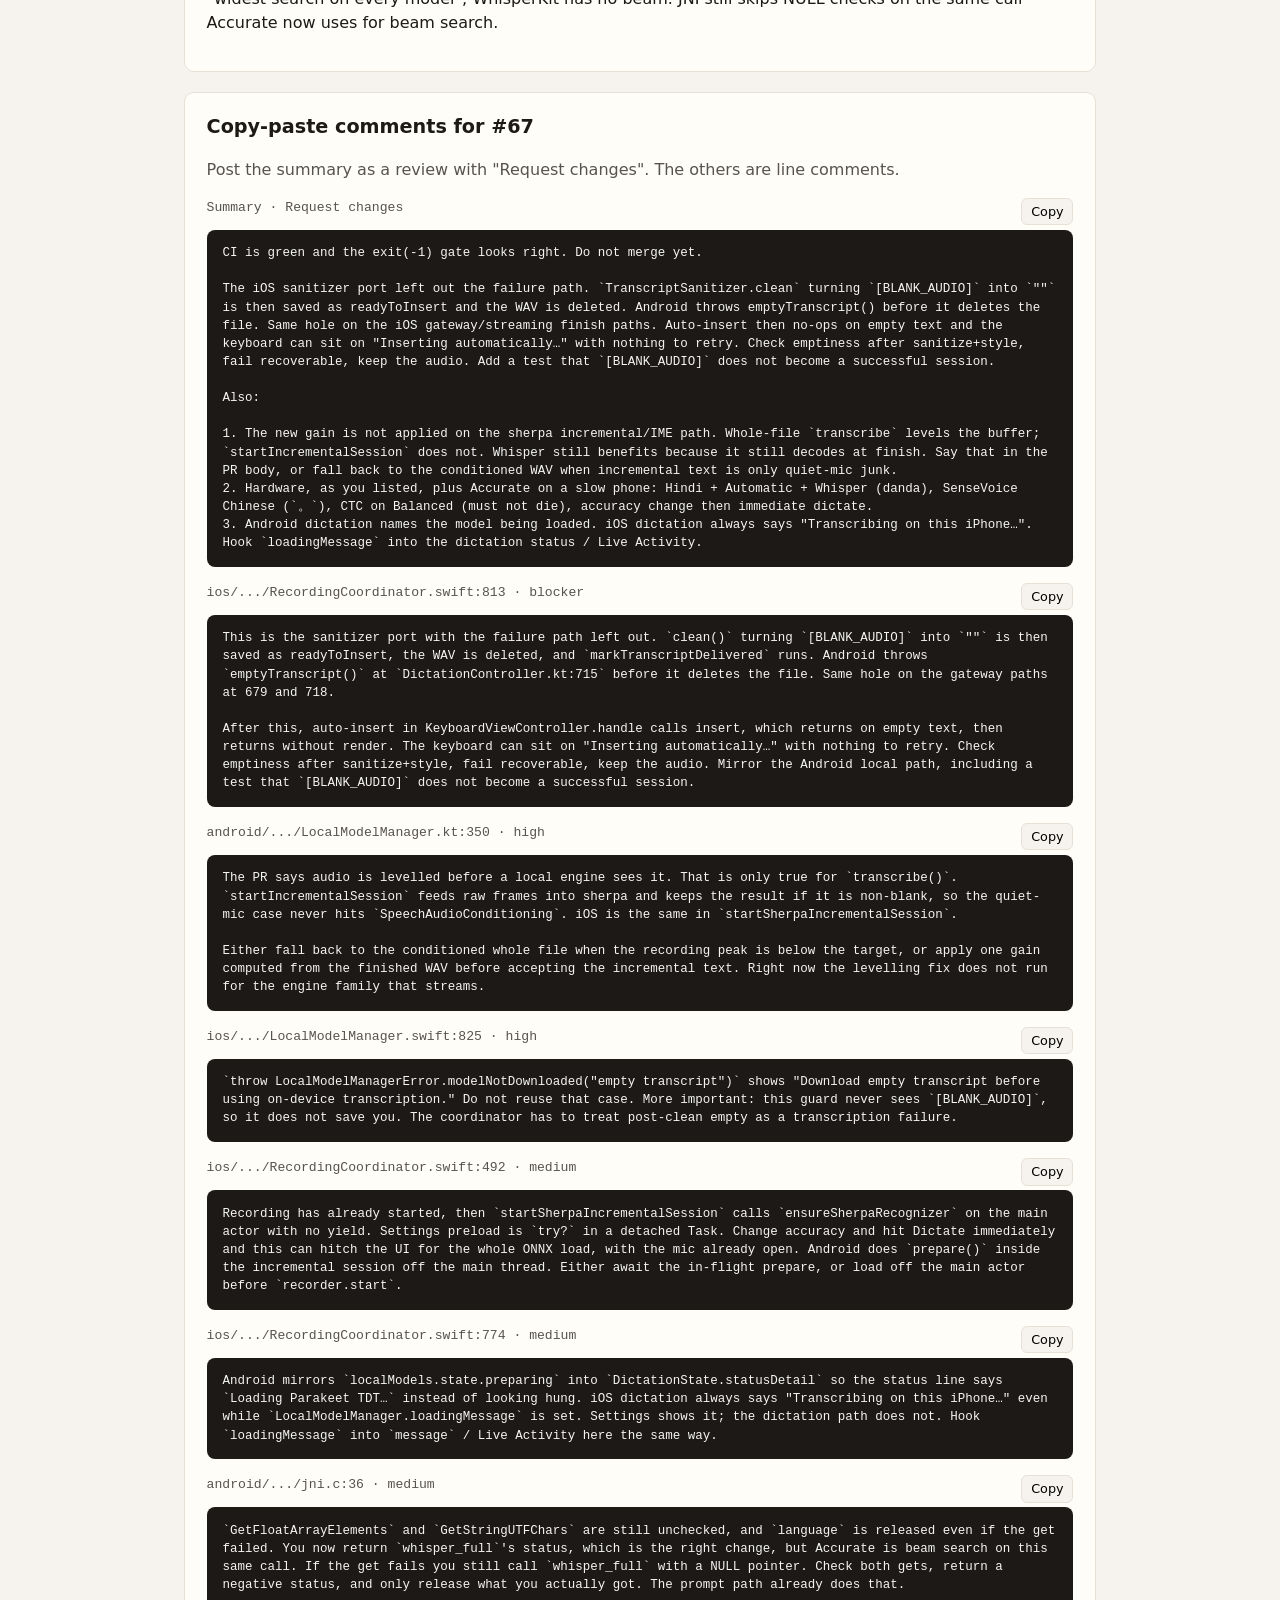
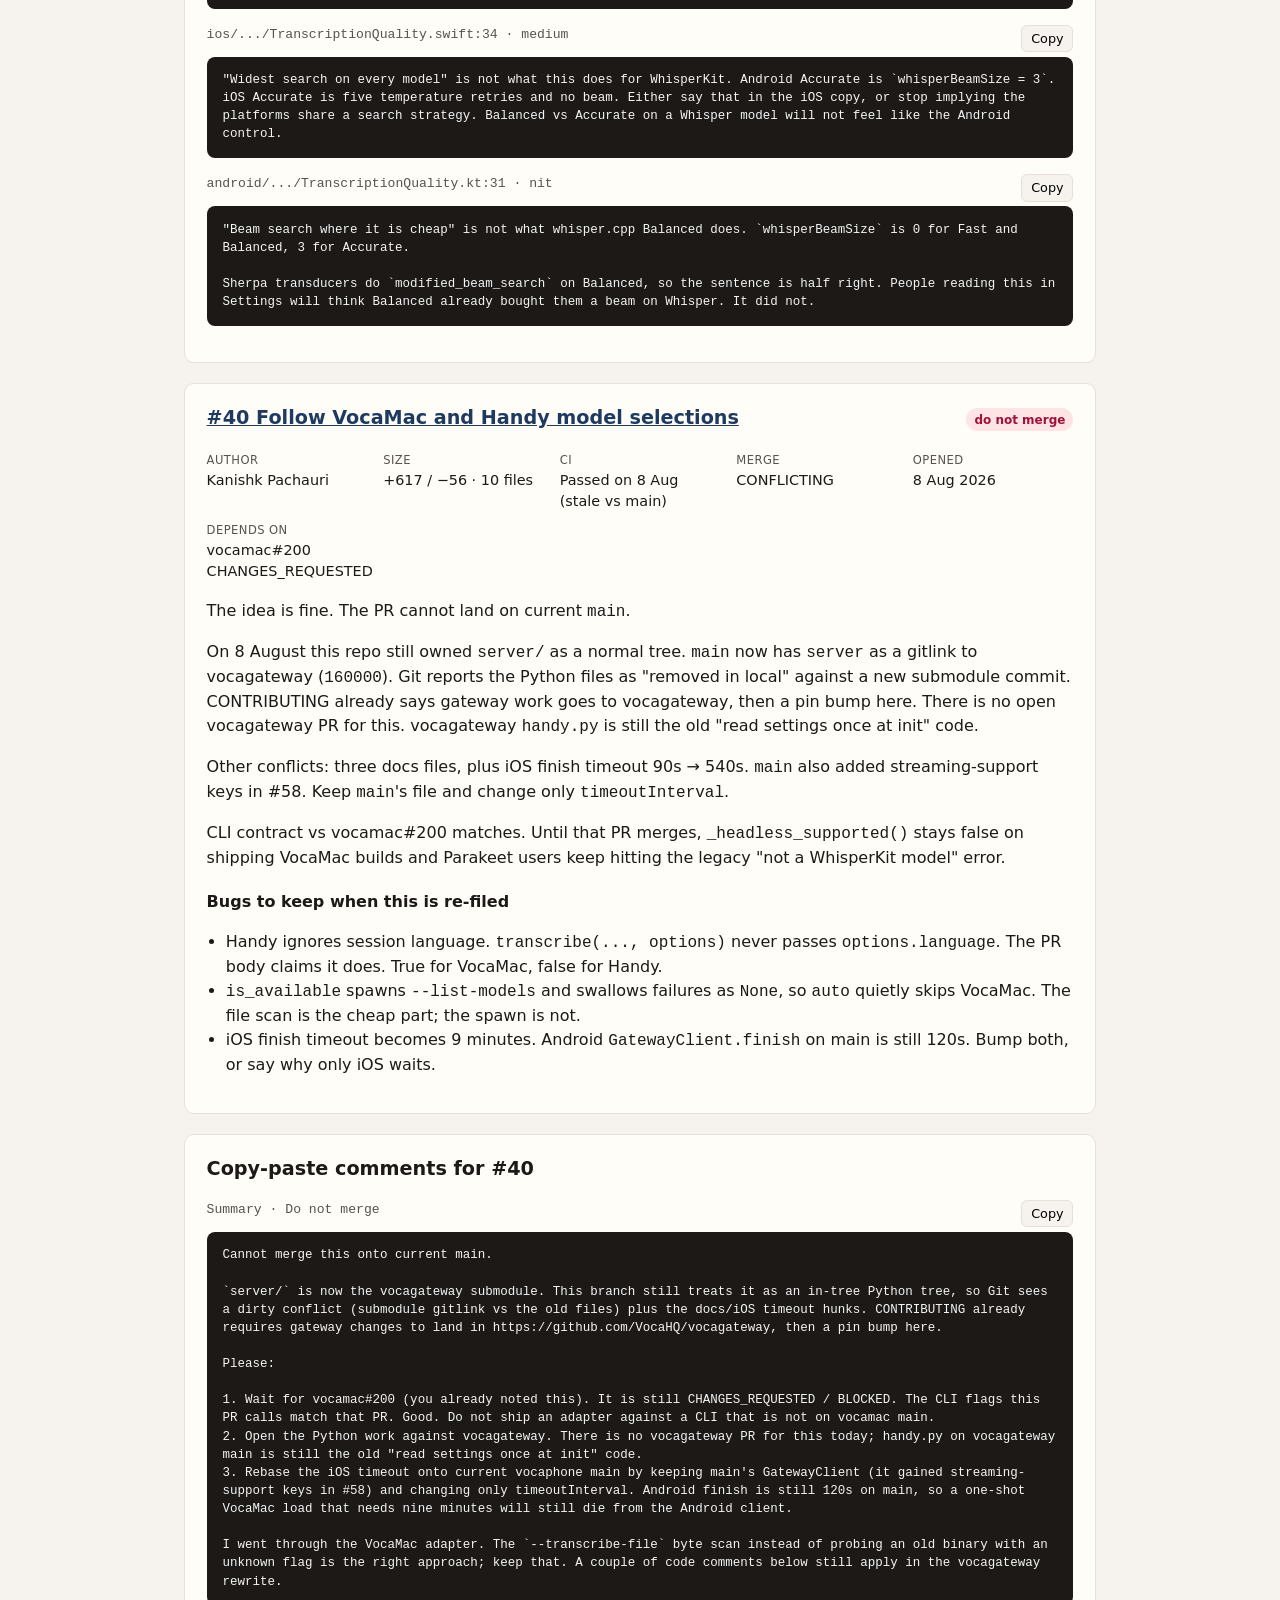
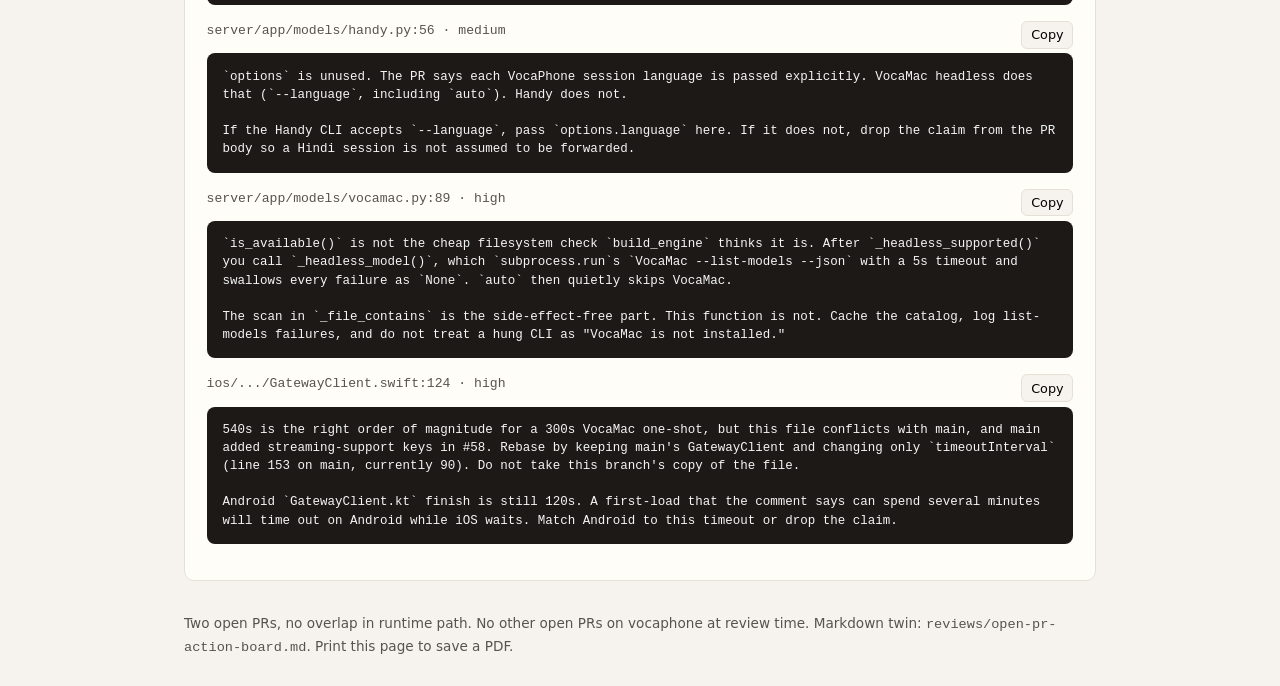
<file: reviews/open-pr-action-board.html>
<!DOCTYPE html>
<html lang="en">
<head>
<meta charset="utf-8">
<meta name="viewport" content="width=device-width, initial-scale=1">
<title>Open PR action board, vocaphone</title>
<style>
  :root {
    --bg: #f6f3ee;
    --paper: #fffdf8;
    --ink: #1c1917;
    --muted: #57534e;
    --line: #e7e0d6;
    --red: #9f1239;
    --red-bg: #ffe4e6;
    --amber: #9a3412;
    --amber-bg: #ffedd5;
    --green: #166534;
    --green-bg: #dcfce7;
    --blue: #1e3a5f;
  }
  * { box-sizing: border-box; }
  body {
    margin: 0;
    font: 16px/1.5 ui-sans-serif, system-ui, -apple-system, "Segoe UI", sans-serif;
    color: var(--ink);
    background: var(--bg);
  }
  header {
    padding: 2rem 1.5rem 1rem;
    max-width: 960px;
    margin: 0 auto;
  }
  header p.meta { color: var(--muted); margin: 0.25rem 0 0; }
  h1 { font-size: 1.6rem; font-weight: 650; margin: 0; letter-spacing: -0.02em; }
  h2 { font-size: 1.2rem; font-weight: 650; margin: 0 0 0.5rem; }
  h3 { font-size: 1rem; font-weight: 650; margin: 1.25rem 0 0.4rem; }
  main { max-width: 960px; margin: 0 auto; padding: 0 1.5rem 3rem; }
  .banner {
    background: var(--red-bg);
    color: var(--red);
    padding: 0.85rem 1rem;
    border-radius: 8px;
    font-weight: 600;
    margin: 1rem 0 1.5rem;
  }
  table { width: 100%; border-collapse: collapse; background: var(--paper); }
  th, td { text-align: left; padding: 0.7rem 0.8rem; border-bottom: 1px solid var(--line); vertical-align: top; }
  th { font-size: 0.75rem; text-transform: uppercase; letter-spacing: 0.04em; color: var(--muted); font-weight: 600; }
  .pill {
    display: inline-block;
    font-size: 0.75rem;
    font-weight: 650;
    padding: 0.15rem 0.5rem;
    border-radius: 999px;
    white-space: nowrap;
  }
  .no { background: var(--red-bg); color: var(--red); }
  .hold { background: var(--amber-bg); color: var(--amber); }
  .ok { background: var(--green-bg); color: var(--green); }
  .card {
    background: var(--paper);
    border: 1px solid var(--line);
    border-radius: 10px;
    padding: 1.25rem 1.35rem;
    margin: 1.25rem 0;
  }
  .card header.row {
    display: flex;
    justify-content: space-between;
    gap: 1rem;
    align-items: baseline;
    padding: 0;
    max-width: none;
    margin: 0 0 0.75rem;
  }
  .facts { display: grid; grid-template-columns: repeat(auto-fit, minmax(140px, 1fr)); gap: 0.6rem 1rem; margin: 0.75rem 0; }
  .facts div { font-size: 0.9rem; }
  .facts span { display: block; color: var(--muted); font-size: 0.72rem; text-transform: uppercase; letter-spacing: 0.04em; }
  ol.actions { padding-left: 1.2rem; }
  ol.actions li { margin: 0.4rem 0; }
  a { color: var(--blue); }
  pre {
    background: #1c1917;
    color: #f5f5f4;
    padding: 0.9rem 1rem;
    border-radius: 8px;
    overflow-x: auto;
    font: 12.5px/1.45 ui-monospace, SFMono-Regular, Menlo, Consolas, monospace;
    white-space: pre-wrap;
  }
  .comment { margin: 1rem 0; }
  .comment .loc { font-family: ui-monospace, Menlo, Consolas, monospace; font-size: 0.82rem; color: var(--muted); }
  button.copy {
    float: right;
    font: inherit;
    font-size: 0.8rem;
    padding: 0.2rem 0.55rem;
    border: 1px solid var(--line);
    background: var(--bg);
    border-radius: 6px;
    cursor: pointer;
  }
  button.copy:hover { background: #fff; }
  ul { padding-left: 1.2rem; }
  footer { color: var(--muted); font-size: 0.85rem; margin-top: 2rem; }
  @media print {
    body { background: #fff; }
    button.copy { display: none; }
    .card { break-inside: avoid; }
    a { color: inherit; text-decoration: none; }
  }
</style>
</head>
<body>
<header>
  <h1>Open PR action board</h1>
  <p class="meta">VocaHQ/vocaphone · 13 August 2026 · adversarial review of every open pull request</p>
</header>
<main>
  <div class="banner">Merge neither PR today. #67 has an iOS empty-transcript hole. #40 cannot land on current main.</div>

  <table>
    <thead>
      <tr><th>PR</th><th>Verdict</th><th>Merge now?</th><th>Why</th></tr>
    </thead>
    <tbody>
      <tr>
        <td><a href="https://github.com/VocaHQ/vocaphone/pull/67">#67 Improve on-device transcription accuracy</a><br><span class="pill hold">request changes</span></td>
        <td>Fix empty-after-sanitize, then phone smoke</td>
        <td><span class="pill no">no</span></td>
        <td>iOS treats sanitizer-empty output as success and deletes the WAV. Sherpa IME skips the new gain. Hardware not run.</td>
      </tr>
      <tr>
        <td><a href="https://github.com/VocaHQ/vocaphone/pull/40">#40 Follow VocaMac and Handy model selections</a><br><span class="pill no">do not merge</span></td>
        <td>Retarget at vocagateway</td>
        <td><span class="pill no">no</span></td>
        <td>Conflicts: <code>server/</code> is now a submodule. vocamac#200 is still <code>CHANGES_REQUESTED</code>. Handy never forwards session language.</td>
      </tr>
    </tbody>
  </table>

  <h2 style="margin-top:2rem">What to do this pass</h2>
  <ol class="actions">
    <li>Paste the #67 review below. The iOS sanitizer port is missing the empty-transcript failure Android already has. Do not approve until that is fixed and someone has run the hardware checks.</li>
    <li>Paste the #40 retarget review. Close it or leave it open as a pointer. The Python work has to be a <a href="https://github.com/VocaHQ/vocagateway">vocagateway</a> PR; this repo only gets a submodule pin after that.</li>
    <li>vocamac#200 is still <code>CHANGES_REQUESTED</code> (your review, 11 Aug). Kanishk replied on <code>4319eaf</code> that the bot comments were addressed. Re-review that before any gateway work that assumes the CLI exists.</li>
  </ol>

  <article class="card" id="pr67">
    <header class="row">
      <h2><a href="https://github.com/VocaHQ/vocaphone/pull/67">#67 Improve on-device transcription accuracy</a></h2>
      <span class="pill hold">request changes</span>
    </header>
    <div class="facts">
      <div><span>Author</span> Kanishk Pachauri</div>
      <div><span>Size</span> +2529 / −192 · 51 files</div>
      <div><span>CI</span> Android pass, iOS pass</div>
      <div><span>Merge</span> Clean vs main, blocked on review</div>
      <div><span>Opened</span> 12 Aug 2026</div>
      <div><span>Hardware</span> Not run</div>
    </div>
    <p>The <code>exit(-1)</code> gate, Balanced default, and WAV/gateway privacy claim check out. The iOS sanitizer port does not. <code>[BLANK_AUDIO]</code> becomes <code>""</code>, the session is marked ready to insert, and the recording is deleted. Android already rejects that case.</p>
    <h3>What the code actually does</h3>
    <ul>
      <li>iOS WhisperKit now sets <code>detectLanguage</code> when language is Automatic. That bug is real.</li>
      <li>Detected language reaches the styler on both platforms.</li>
      <li>iOS gets <code>TranscriptSanitizer</code>. The failure path after <code>clean()</code> returns empty was not ported.</li>
      <li>whisper.cpp decode status is no longer discarded.</li>
      <li>Audio levelling is in-memory only. WAV and gateway bytes are untouched. The sherpa incremental/IME path never calls it.</li>
      <li>Fast / Balanced / Accurate, Whisper-only custom words. Sherpa method comes from model family.</li>
      <li>Preload on accuracy/model change. Android names the model on the dictation line. iOS dictation still says "Transcribing on this iPhone…".</li>
    </ul>
    <h3>Why it is not a merge today</h3>
    <p><strong>Blocker.</strong> Local, streaming, and gateway finish on iOS sanitize then go <code>readyToInsert</code> with no empty check. Auto-insert no-ops on empty text. The keyboard can sit on "Inserting automatically…" with nothing to retry.</p>
    <p>Sherpa IME never sees the new gain. iOS incremental load can hitch the main thread after the mic is already open. Language change does not preload. Hardware still outstanding, including Accurate on an older phone.</p>
    <h3>Nits</h3>
    <p>Android Balanced copy implies beam search; whisper.cpp Balanced is still greedy. iOS Accurate copy says "widest search on every model"; WhisperKit has no beam. JNI still skips NULL checks on the same call Accurate now uses for beam search.</p>
  </article>

  <article class="card">
    <h2>Copy-paste comments for #67</h2>
    <p class="meta" style="color:var(--muted)">Post the summary as a review with "Request changes". The others are line comments.</p>

    <div class="comment">
      <button class="copy" type="button" data-copy="c67s">Copy</button>
      <div class="loc">Summary · Request changes</div>
      <pre id="c67s">CI is green and the exit(-1) gate looks right. Do not merge yet.

The iOS sanitizer port left out the failure path. `TranscriptSanitizer.clean` turning `[BLANK_AUDIO]` into `""` is then saved as readyToInsert and the WAV is deleted. Android throws emptyTranscript() before it deletes the file. Same hole on the iOS gateway/streaming finish paths. Auto-insert then no-ops on empty text and the keyboard can sit on "Inserting automatically…" with nothing to retry. Check emptiness after sanitize+style, fail recoverable, keep the audio. Add a test that `[BLANK_AUDIO]` does not become a successful session.

Also:

1. The new gain is not applied on the sherpa incremental/IME path. Whole-file `transcribe` levels the buffer; `startIncrementalSession` does not. Whisper still benefits because it still decodes at finish. Say that in the PR body, or fall back to the conditioned WAV when incremental text is only quiet-mic junk.
2. Hardware, as you listed, plus Accurate on a slow phone: Hindi + Automatic + Whisper (danda), SenseVoice Chinese (`。`), CTC on Balanced (must not die), accuracy change then immediate dictate.
3. Android dictation names the model being loaded. iOS dictation always says "Transcribing on this iPhone…". Hook `loadingMessage` into the dictation status / Live Activity.</pre>
    </div>

    <div class="comment">
      <button class="copy" type="button" data-copy="c67block">Copy</button>
      <div class="loc">ios/.../RecordingCoordinator.swift:813 · blocker</div>
      <pre id="c67block">This is the sanitizer port with the failure path left out. `clean()` turning `[BLANK_AUDIO]` into `""` is then saved as readyToInsert, the WAV is deleted, and `markTranscriptDelivered` runs. Android throws `emptyTranscript()` at `DictationController.kt:715` before it deletes the file. Same hole on the gateway paths at 679 and 718.

After this, auto-insert in KeyboardViewController.handle calls insert, which returns on empty text, then returns without render. The keyboard can sit on "Inserting automatically…" with nothing to retry. Check emptiness after sanitize+style, fail recoverable, keep the audio. Mirror the Android local path, including a test that `[BLANK_AUDIO]` does not become a successful session.</pre>
    </div>

    <div class="comment">
      <button class="copy" type="button" data-copy="c67a">Copy</button>
      <div class="loc">android/.../LocalModelManager.kt:350 · high</div>
      <pre id="c67a">The PR says audio is levelled before a local engine sees it. That is only true for `transcribe()`. `startIncrementalSession` feeds raw frames into sherpa and keeps the result if it is non-blank, so the quiet-mic case never hits `SpeechAudioConditioning`. iOS is the same in `startSherpaIncrementalSession`.

Either fall back to the conditioned whole file when the recording peak is below the target, or apply one gain computed from the finished WAV before accepting the incremental text. Right now the levelling fix does not run for the engine family that streams.</pre>
    </div>

    <div class="comment">
      <button class="copy" type="button" data-copy="c67empty">Copy</button>
      <div class="loc">ios/.../LocalModelManager.swift:825 · high</div>
      <pre id="c67empty">`throw LocalModelManagerError.modelNotDownloaded("empty transcript")` shows "Download empty transcript before using on-device transcription." Do not reuse that case. More important: this guard never sees `[BLANK_AUDIO]`, so it does not save you. The coordinator has to treat post-clean empty as a transcription failure.</pre>
    </div>

    <div class="comment">
      <button class="copy" type="button" data-copy="c67main">Copy</button>
      <div class="loc">ios/.../RecordingCoordinator.swift:492 · medium</div>
      <pre id="c67main">Recording has already started, then `startSherpaIncrementalSession` calls `ensureSherpaRecognizer` on the main actor with no yield. Settings preload is `try?` in a detached Task. Change accuracy and hit Dictate immediately and this can hitch the UI for the whole ONNX load, with the mic already open. Android does `prepare()` inside the incremental session off the main thread. Either await the in-flight prepare, or load off the main actor before `recorder.start`.</pre>
    </div>

    <div class="comment">
      <button class="copy" type="button" data-copy="c67status">Copy</button>
      <div class="loc">ios/.../RecordingCoordinator.swift:774 · medium</div>
      <pre id="c67status">Android mirrors `localModels.state.preparing` into `DictationState.statusDetail` so the status line says `Loading Parakeet TDT…` instead of looking hung. iOS dictation always says "Transcribing on this iPhone…" even while `LocalModelManager.loadingMessage` is set. Settings shows it; the dictation path does not. Hook `loadingMessage` into `message` / Live Activity here the same way.</pre>
    </div>

    <div class="comment">
      <button class="copy" type="button" data-copy="c67jni">Copy</button>
      <div class="loc">android/.../jni.c:36 · medium</div>
      <pre id="c67jni">`GetFloatArrayElements` and `GetStringUTFChars` are still unchecked, and `language` is released even if the get failed. You now return `whisper_full`'s status, which is the right change, but Accurate is beam search on this same call. If the get fails you still call `whisper_full` with a NULL pointer. Check both gets, return a negative status, and only release what you actually got. The prompt path already does that.</pre>
    </div>

    <div class="comment">
      <button class="copy" type="button" data-copy="c67b">Copy</button>
      <div class="loc">ios/.../TranscriptionQuality.swift:34 · medium</div>
      <pre id="c67b">"Widest search on every model" is not what this does for WhisperKit. Android Accurate is `whisperBeamSize = 3`. iOS Accurate is five temperature retries and no beam. Either say that in the iOS copy, or stop implying the platforms share a search strategy. Balanced vs Accurate on a Whisper model will not feel like the Android control.</pre>
    </div>

    <div class="comment">
      <button class="copy" type="button" data-copy="c67c">Copy</button>
      <div class="loc">android/.../TranscriptionQuality.kt:31 · nit</div>
      <pre id="c67c">"Beam search where it is cheap" is not what whisper.cpp Balanced does. `whisperBeamSize` is 0 for Fast and Balanced, 3 for Accurate.

Sherpa transducers do `modified_beam_search` on Balanced, so the sentence is half right. People reading this in Settings will think Balanced already bought them a beam on Whisper. It did not.</pre>
    </div>
  </article>

  <article class="card" id="pr40">
    <header class="row">
      <h2><a href="https://github.com/VocaHQ/vocaphone/pull/40">#40 Follow VocaMac and Handy model selections</a></h2>
      <span class="pill no">do not merge</span>
    </header>
    <div class="facts">
      <div><span>Author</span> Kanishk Pachauri</div>
      <div><span>Size</span> +617 / −56 · 10 files</div>
      <div><span>CI</span> Passed on 8 Aug (stale vs main)</div>
      <div><span>Merge</span> CONFLICTING</div>
      <div><span>Opened</span> 8 Aug 2026</div>
      <div><span>Depends on</span> vocamac#200 CHANGES_REQUESTED</div>
    </div>
    <p>The idea is fine. The PR cannot land on current <code>main</code>.</p>
    <p>On 8 August this repo still owned <code>server/</code> as a normal tree. <code>main</code> now has <code>server</code> as a gitlink to vocagateway (<code>160000</code>). Git reports the Python files as "removed in local" against a new submodule commit. CONTRIBUTING already says gateway work goes to vocagateway, then a pin bump here. There is no open vocagateway PR for this. vocagateway <code>handy.py</code> is still the old "read settings once at init" code.</p>
    <p>Other conflicts: three docs files, plus iOS finish timeout 90s → 540s. <code>main</code> also added streaming-support keys in #58. Keep <code>main</code>'s file and change only <code>timeoutInterval</code>.</p>
    <p>CLI contract vs vocamac#200 matches. Until that PR merges, <code>_headless_supported()</code> stays false on shipping VocaMac builds and Parakeet users keep hitting the legacy "not a WhisperKit model" error.</p>
    <h3>Bugs to keep when this is re-filed</h3>
    <ul>
      <li>Handy ignores session language. <code>transcribe(..., options)</code> never passes <code>options.language</code>. The PR body claims it does. True for VocaMac, false for Handy.</li>
      <li><code>is_available</code> spawns <code>--list-models</code> and swallows failures as <code>None</code>, so <code>auto</code> quietly skips VocaMac. The file scan is the cheap part; the spawn is not.</li>
      <li>iOS finish timeout becomes 9 minutes. Android <code>GatewayClient.finish</code> on main is still 120s. Bump both, or say why only iOS waits.</li>
    </ul>
  </article>

  <article class="card">
    <h2>Copy-paste comments for #40</h2>

    <div class="comment">
      <button class="copy" type="button" data-copy="c40s">Copy</button>
      <div class="loc">Summary · Do not merge</div>
      <pre id="c40s">Cannot merge this onto current main.

`server/` is now the vocagateway submodule. This branch still treats it as an in-tree Python tree, so Git sees a dirty conflict (submodule gitlink vs the old files) plus the docs/iOS timeout hunks. CONTRIBUTING already requires gateway changes to land in https://github.com/VocaHQ/vocagateway, then a pin bump here.

Please:

1. Wait for vocamac#200 (you already noted this). It is still CHANGES_REQUESTED / BLOCKED. The CLI flags this PR calls match that PR. Good. Do not ship an adapter against a CLI that is not on vocamac main.
2. Open the Python work against vocagateway. There is no vocagateway PR for this today; handy.py on vocagateway main is still the old "read settings once at init" code.
3. Rebase the iOS timeout onto current vocaphone main by keeping main's GatewayClient (it gained streaming-support keys in #58) and changing only timeoutInterval. Android finish is still 120s on main, so a one-shot VocaMac load that needs nine minutes will still die from the Android client.

I went through the VocaMac adapter. The `--transcribe-file` byte scan instead of probing an old binary with an unknown flag is the right approach; keep that. A couple of code comments below still apply in the vocagateway rewrite.</pre>
    </div>

    <div class="comment">
      <button class="copy" type="button" data-copy="c40a">Copy</button>
      <div class="loc">server/app/models/handy.py:56 · medium</div>
      <pre id="c40a">`options` is unused. The PR says each VocaPhone session language is passed explicitly. VocaMac headless does that (`--language`, including `auto`). Handy does not.

If the Handy CLI accepts `--language`, pass `options.language` here. If it does not, drop the claim from the PR body so a Hindi session is not assumed to be forwarded.</pre>
    </div>

    <div class="comment">
      <button class="copy" type="button" data-copy="c40b">Copy</button>
      <div class="loc">server/app/models/vocamac.py:89 · high</div>
      <pre id="c40b">`is_available()` is not the cheap filesystem check `build_engine` thinks it is. After `_headless_supported()` you call `_headless_model()`, which `subprocess.run`s `VocaMac --list-models --json` with a 5s timeout and swallows every failure as `None`. `auto` then quietly skips VocaMac.

The scan in `_file_contains` is the side-effect-free part. This function is not. Cache the catalog, log list-models failures, and do not treat a hung CLI as "VocaMac is not installed."</pre>
    </div>

    <div class="comment">
      <button class="copy" type="button" data-copy="c40c">Copy</button>
      <div class="loc">ios/.../GatewayClient.swift:124 · high</div>
      <pre id="c40c">540s is the right order of magnitude for a 300s VocaMac one-shot, but this file conflicts with main, and main added streaming-support keys in #58. Rebase by keeping main's GatewayClient and changing only `timeoutInterval` (line 153 on main, currently 90). Do not take this branch's copy of the file.

Android `GatewayClient.kt` finish is still 120s. A first-load that the comment says can spend several minutes will time out on Android while iOS waits. Match Android to this timeout or drop the claim.</pre>
    </div>
  </article>

  <footer>
    Two open PRs, no overlap in runtime path. No other open PRs on vocaphone at review time.
    Markdown twin: <code>reviews/open-pr-action-board.md</code>. Print this page to save a PDF.
  </footer>
</main>
<script>
document.querySelectorAll("button.copy").forEach(function (button) {
  button.addEventListener("click", function () {
    var node = document.getElementById(button.getAttribute("data-copy"));
    navigator.clipboard.writeText(node.textContent).then(function () {
      button.textContent = "Copied";
      setTimeout(function () { button.textContent = "Copy"; }, 1200);
    });
  });
});
</script>
</body>
</html>
</file>
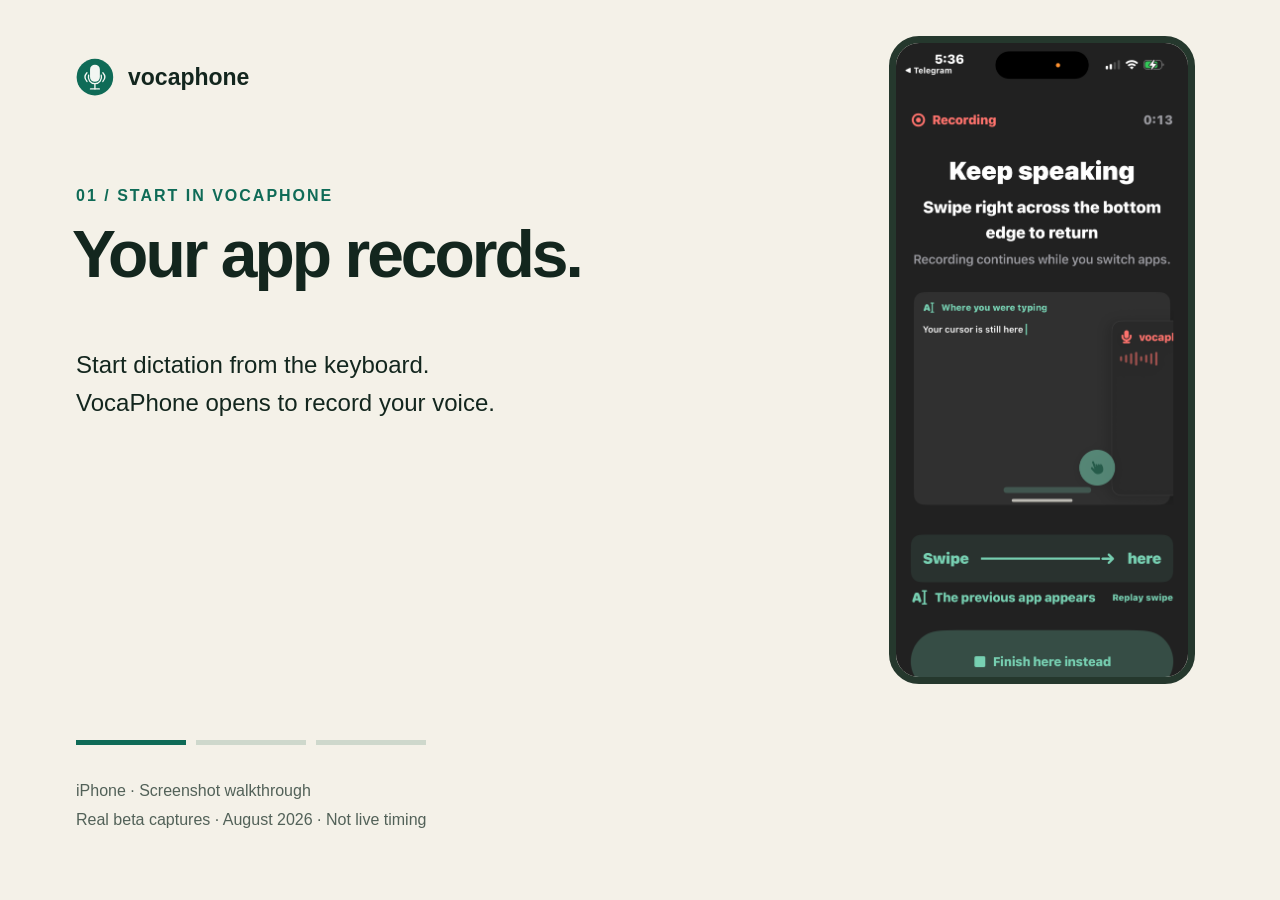
<file: web/assets/demo/src/walkthrough.html>
<!doctype html>
<html lang="en">
<head>
  <meta charset="utf-8" />
  <meta name="viewport" content="width=1280" />
  <title>VocaPhone screenshot walkthrough source</title>
  <style>
 *{box-sizing:border-box}body{margin:0;width:1280px;height:720px;background:#f4f1e8;color:#13261e;font-family:Arial,sans-serif}.brand{position:absolute;left:76px;top:58px;display:flex;align-items:center;gap:14px;font-size:23px;font-weight:bold}.brand img{width:38px;height:38px}.label{position:absolute;left:76px;top:187px;color:#0f6b57;letter-spacing:2px;font-size:16px;font-weight:bold}h1{position:absolute;left:72px;top:220px;margin:0;width:700px;font-size:66px;line-height:1.05;letter-spacing:-3px}p{position:absolute;left:76px;top:322px;font-size:24px;line-height:1.6;white-space:pre-line}.foot{position:absolute;left:76px;bottom:65px;color:#526158;font-size:16px;line-height:1.8}.screen{position:absolute;right:85px;top:36px;height:648px;width:auto;border:7px solid #25382d;border-radius:30px}.progress{position:absolute;left:76px;bottom:155px;display:flex;gap:10px}.progress span{width:110px;height:5px;background:#ced8cc}.progress .active{background:#0f6b57}
 </style>
</head>
<body>
  <div class="brand"><img src="../../vocaphone-logo.svg" alt="" />vocaphone</div>
  <div class="label" id="step">01 / START IN VOCAPHONE</div>
  <h1>Your app records.</h1>
  <p id="description">Start dictation from the keyboard.
VocaPhone opens to record your voice.</p>
  <div class="progress" aria-hidden="true"><span class="active"></span><span></span><span></span></div>
  <div class="foot">iPhone · Screenshot walkthrough<br />Real beta captures · August 2026 · Not live timing</div>
  <img class="screen" src="../../screenshots/iphone-handoff.png" alt="iPhone recording screen" />
  <script>
    const slides = [
      ["handoff", "01 / START IN VOCAPHONE", "Your app records.", "Start dictation from the keyboard.\nVocaPhone opens to record your voice.", "iPhone recording screen"],
      ["keyboard", "02 / RETURN TO YOUR TEXT", "Keep speaking.", "Return to the app where you were typing.\nTap Finish on the VocaPhone keyboard.", "iPhone keyboard listening in Notes"],
      ["inserted", "03 / CONTINUE WRITING", "Your words arrive.", "The finished transcript is inserted\nat your cursor. Keep typing from there.", "iPhone keyboard and inserted text in Notes"],
    ];
    const requested = Number(new URLSearchParams(location.search).get("step") || 1);
    const index = [1, 2, 3].includes(requested) ? requested - 1 : 0;
    const [asset, step, title, description, alt] = slides[index];
    document.querySelector("#step").textContent = step;
    document.querySelector("h1").textContent = title;
    document.querySelector("#description").textContent = description;
    document.querySelector(".screen").src = `../../screenshots/iphone-${asset}.png`;
    document.querySelector(".screen").alt = alt;
    document.querySelectorAll(".progress span").forEach((node, position) => node.classList.toggle("active", position === index));
  </script>
</body>
</html>
</file>
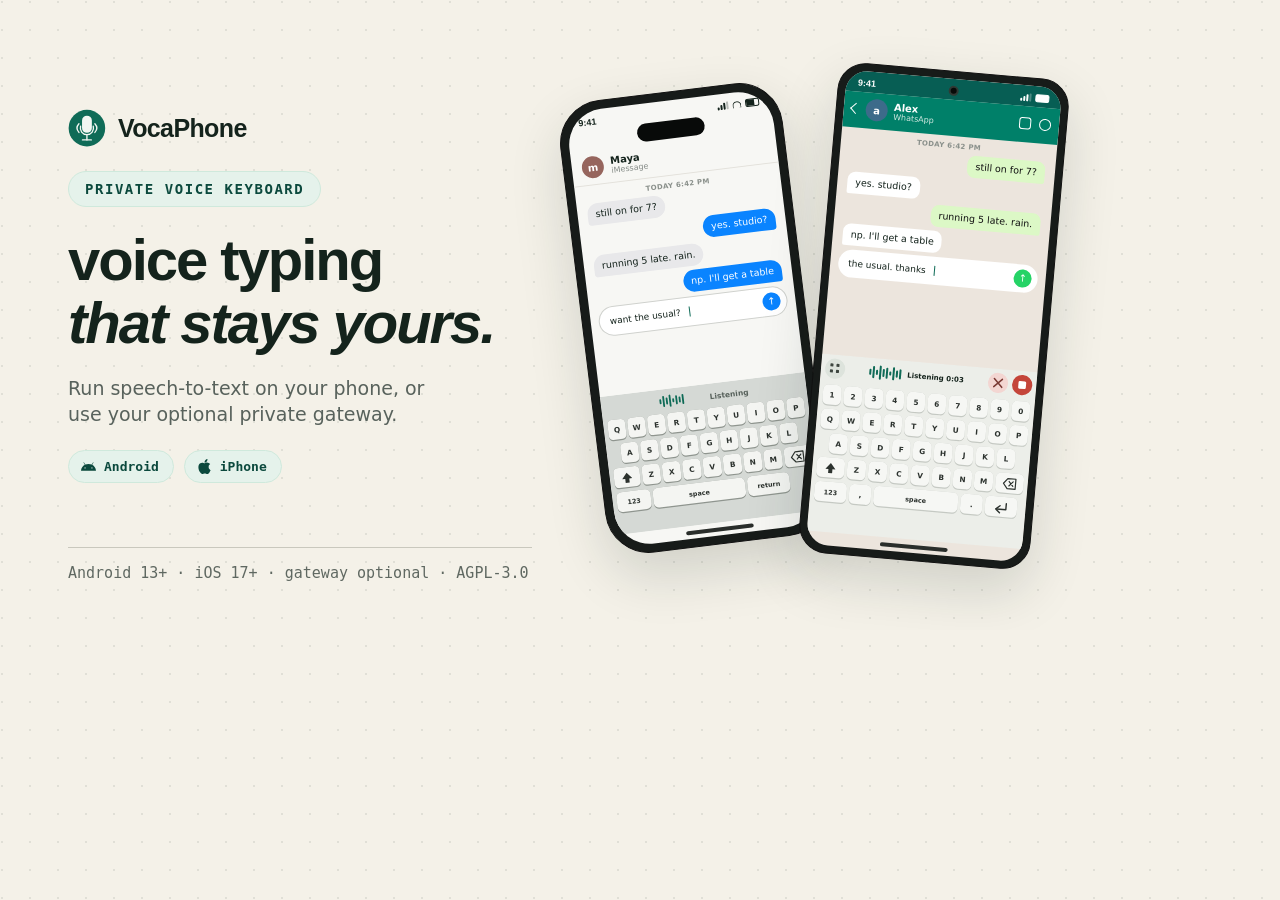
<file: web/assets/og/src/og-default.html>
<!DOCTYPE html>
<html lang="en">
<head>
<meta charset="utf-8">
<meta name="viewport" content="width=1200, initial-scale=1">
<title>VocaPhone social card</title>
<style>

/* Rasterize at 1200x630. From web/, serve this file and screenshot the
 * viewport with Playwright (Chromium --screenshot clips the proof line).
 * Keep this file gradient-free.
 */
:root {
  --paper: #f4f1e8;
  --paper-deep: #ebe5d8;
  --paper-bright: #fffdf7;
  --ink: #14231c;
  --muted: #58625c;
  --line: #c9c8bd;
  --brand: #0f6b57;
  --brand-dark: #0b493d;
  --mint: #cfe9dc;
  --mint-soft: #e5f2eb;
  --display: "Avenir Next", "SF Pro Display", "Helvetica Neue", "Nimbus Sans", Helvetica, Arial, sans-serif;
  --body: Inter, "Nimbus Sans", ui-sans-serif, system-ui, "Segoe UI", sans-serif;
  --mono: ui-monospace, "SF Mono", "Ubuntu Mono", Consolas, monospace;
}

* { box-sizing: border-box; }

html,
body {
  width: 1200px;
  height: 630px;
  margin: 0;
  overflow: hidden;
}

body {
  color: var(--ink);
  background: var(--paper) url("../../paper-dots.svg") repeat;
  font-family: var(--body);
  -webkit-font-smoothing: antialiased;
}

.frame {
  position: relative;
  width: 100%;
  height: 100%;
  padding: 58px 48px 52px 68px;
}

.copy {
  display: flex;
  flex-direction: column;
  justify-content: center;
  height: 100%;
  padding-bottom: 44px;
}

.layout {
  display: grid;
  grid-template-columns: 1fr 580px;
  gap: 12px;
  align-items: stretch;
  height: 100%;
}

.brand {
  display: flex;
  align-items: center;
  gap: 12px;
  font-family: var(--display);
  font-size: 25px;
  font-weight: 600;
  letter-spacing: -0.025em;
}

.brand img { width: 38px; height: 38px; }

.tag {
  display: inline-flex;
  align-items: center;
  align-self: start;
  margin: 24px 0 0;
  padding: 9px 16px;
  border: 1.5px solid var(--mint);
  border-radius: 18px;
  background: var(--mint-soft);
  color: var(--brand-dark);
  font-family: var(--mono);
  font-size: 14px;
  font-weight: 700;
  letter-spacing: 0.11em;
  text-transform: uppercase;
}

h1 {
  margin: 22px 0 0;
  font-family: var(--display);
  font-size: 58px;
  font-weight: 600;
  letter-spacing: -0.035em;
  line-height: 1.08;
}

h1 em { display: block; font-style: italic; font-weight: 600; }

.lede {
  max-width: 32ch;
  margin: 20px 0 0;
  color: var(--muted);
  font-size: 19px;
  line-height: 1.4;
}

.platforms { display: flex; gap: 10px; margin-top: 22px; }

.plat {
  display: inline-flex;
  align-items: center;
  gap: 8px;
  padding: 8px 14px 8px 12px;
  border: 1.5px solid var(--mint);
  border-radius: 999px;
  background: var(--mint-soft);
  color: var(--brand-dark);
  font-family: var(--mono);
  font-size: 13px;
  font-weight: 700;
}

.plat svg {
  display: block;
  width: 15px;
  height: 15px;
  fill: currentColor;
}

.proof {
  position: absolute;
  left: 68px;
  bottom: 48px;
  z-index: 4;
  width: 464px;
  margin: 0;
  padding-top: 16px;
  border-top: 1.5px solid var(--line);
  color: #5f6861;
  font-family: "Ubuntu Mono", Consolas, monospace;
  font-size: 15px;
  font-weight: 500;
}

.stage { position: relative; height: 520px; }

.device {
  position: absolute;
  overflow: hidden;
  background: #171b19;
  border: 1.5px solid #111;
  box-shadow: 0 22px 55px rgb(21 37 29 / 16%);
}

.iphone {
  top: 32px;
  left: 10px;
  z-index: 1;
  width: 224px;
  height: 456px;
  padding: 8px;
  border-radius: 44px;
  transform: rotate(-7deg);
}

.android {
  top: 12px;
  left: 246px;
  z-index: 2;
  width: 232px;
  height: 492px;
  padding: 7px;
  border-radius: 28px;
  transform: rotate(5deg);
}

.screen {
  display: flex;
  flex-direction: column;
  height: 100%;
  overflow: hidden;
  background: #f7f7f4;
}
.iphone .screen { border-radius: 36px; }
.android .screen { border-radius: 22px; background: #ece5dd; }

.status {
  display: flex;
  align-items: center;
  justify-content: space-between;
  padding: 7px 12px 0;
  font-family: var(--display);
  font-size: 9px;
  font-weight: 700;
}

.status-icons { display: flex; gap: 4px; align-items: center; }

.sig { display: flex; gap: 1px; align-items: flex-end; height: 8px; }
.sig i { width: 2px; background: var(--ink); border-radius: 1px; }
.sig i:nth-child(1) { height: 3px; }
.sig i:nth-child(2) { height: 5px; }
.sig i:nth-child(3) { height: 7px; }
.sig i:nth-child(4) { height: 8px; opacity: 0.28; }

.wifi {
  width: 9px; height: 7px;
  border: 1.4px solid var(--ink);
  border-bottom: 0;
  border-radius: 8px 8px 0 0;
}

.battery {
  width: 14px; height: 8px;
  border: 1.2px solid var(--ink);
  border-radius: 2px;
}
.battery b {
  display: block;
  width: 8px; height: 100%;
  background: var(--ink);
}

.island {
  width: 68px; height: 18px;
  margin: 3px auto 0;
  background: #080a09;
  border-radius: 99px;
}

.hole {
  position: absolute;
  top: 14px; left: 50%;
  z-index: 2;
  width: 10px; height: 10px;
  border: 2px solid #303934;
  border-radius: 50%;
  background: #080a09;
  transform: translateX(-50%);
}

.chat-head {
  display: flex;
  gap: 7px;
  align-items: center;
  padding: 8px 10px 6px;
  border-bottom: 1px solid #e4e2dc;
}

.android .status {
  padding-bottom: 4px;
  color: #fff;
  background: #075e54;
}

.android .sig i,
.android .battery,
.android .battery b {
  background: #fff;
  border-color: #fff;
}

.android .chat-head {
  gap: 6px;
  padding: 6px 8px 8px;
  color: #fff;
  background: #008069;
  border-bottom: 0;
}

.android .back {
  border-color: #fff;
}

.android .chat-head small { color: #cfe8e0; }

.wa-actions {
  display: flex;
  gap: 8px;
  margin-left: auto;
}

.wa-actions i {
  width: 12px;
  height: 12px;
  border: 1.4px solid #fff;
  border-radius: 3px;
}

.wa-actions i:last-child {
  border-radius: 50%;
}

.back {
  width: 8px; height: 8px;
  border-left: 1.6px solid var(--ink);
  border-bottom: 1.6px solid var(--ink);
  transform: rotate(45deg);
}

.avatar {
  display: grid;
  width: 22px; height: 22px;
  place-items: center;
  border-radius: 50%;
  background: #96655d;
  color: #fff;
  font-size: 10px;
  font-weight: 700;
}

.android .avatar { background: #3d6b8a; }

.chat-head strong, .chat-head small { display: block; }
.chat-head strong { font-size: 10px; }
.chat-head small { color: #858b87; font-size: 8px; }

.thread {
  display: flex;
  flex-direction: column;
  gap: 4px;
  padding: 6px 10px 4px;
}

.stamp {
  align-self: center;
  color: #8a908b;
  font-size: 7px;
  font-weight: 600;
  letter-spacing: 0.04em;
  text-transform: uppercase;
}

.msg {
  max-width: 82%;
  padding: 5px 8px;
  font-size: 9.5px;
  line-height: 1.25;
}

.msg.in {
  align-self: start;
  background: #e8e8ea;
  color: var(--ink);
  border-radius: 14px 14px 14px 4px;
}

.msg.out {
  align-self: end;
  background: #0a84ff;
  color: #fff;
  border-radius: 14px 14px 4px 14px;
}

.android .msg.in {
  background: #fff;
  border-radius: 8px 8px 8px 2px;
}

.android .msg.out {
  background: #dcf8c6;
  color: #111;
  border-radius: 8px 8px 2px 8px;
}

.composer {
  display: flex;
  align-items: center;
  gap: 6px;
  margin: 0 8px 6px;
  padding: 5px 6px 5px 10px;
  border: 1px solid #d0d2ce;
  background: #fff;
  color: var(--ink);
  font-size: 9px;
}

.iphone .composer { border-radius: 16px; }
.iphone .send { background: #0a84ff; }

.android .composer {
  border: 0;
  border-radius: 22px;
  background: #fff;
}

.android .send { background: #25d366; }

.caret {
  display: inline-block;
  width: 1px; height: 10px;
  margin-left: 2px;
  background: var(--brand);
}

.send {
  display: grid;
  width: 18px; height: 18px;
  margin-left: auto;
  place-items: center;
  border-radius: 50%;
  background: var(--brand);
  color: #fff;
  font-size: 10px;
}

.kb {
  margin-top: auto;
  line-height: 0;
}

.kb svg { display: block; width: 100%; height: auto; }

.home-bar {
  width: 68px; height: 4px;
  margin: 5px auto 4px;
  border-radius: 99px;
  background: #2a2e2b;
}

</style>
</head>
<body>
  <main class="frame">
    <div class="layout">
      <section class="copy">
        <div class="brand">
          <img src="../../vocaphone-logo.svg" width="38" height="38" alt="">
          <span>VocaPhone</span>
        </div>
        <p class="tag">Private voice keyboard</p>
        <h1>voice typing<br><em>that stays yours.</em></h1>
        <p class="lede">Run speech-to-text on your phone, or use your optional private gateway.</p>
        <div class="platforms">
          <span class="plat"><svg viewBox="0 0 24 24" aria-hidden="true"><path d="M17.523 15.3414c-.5511 0-.9993-.4486-.9993-.9997s.4482-.9993.9993-.9993c.5511 0 .9993.4482.9993.9993.0001.5511-.4482.9997-.9993.9997m-11.046 0c-.5511 0-.9993-.4486-.9993-.9997s.4482-.9993.9993-.9993c.5511 0 .9993.4482.9993.9993 0 .5511-.4483.9997-.9993.9997m11.4045-6.02l1.9973-3.4592a.416.416 0 00-.1521-.5676.416.416 0 00-.5676.1521l-2.0223 3.503C15.5902 8.2439 13.8533 7.8508 12 7.8508s-3.5902.3931-5.1367 1.0989L4.841 5.4467a.4161.4161 0 00-.5677-.1521.4157.4157 0 00-.1521.5676l1.9973 3.4592C2.6889 11.1867.3432 14.6589 0 18.761h24c-.3435-4.1021-2.6892-7.5743-6.1185-9.4396"/></svg> Android</span>
          <span class="plat"><svg viewBox="0 0 24 24" aria-hidden="true"><path d="M12.152 6.896c-.948 0-2.415-1.078-3.96-1.04-2.04.027-3.91 1.183-4.961 3.014-2.117 3.675-.546 9.103 1.519 12.09 1.013 1.454 2.208 3.09 3.792 3.039 1.52-.065 2.09-.987 3.935-.987 1.831 0 2.35.987 3.96.948 1.637-.026 2.676-1.48 3.676-2.948 1.156-1.688 1.636-3.325 1.662-3.415-.039-.013-3.182-1.221-3.22-4.857-.026-3.04 2.48-4.494 2.597-4.559-1.429-2.09-3.623-2.324-4.39-2.376-2-.156-3.675 1.09-4.61 1.09zM15.53 3.83c.843-1.012 1.4-2.427 1.245-3.83-1.207.052-2.662.805-3.532 1.818-.78.896-1.454 2.338-1.273 3.714 1.338.104 2.715-.688 3.559-1.701"/></svg> iPhone</span>
        </div>
      </section>

      <section class="stage" aria-label="VocaPhone on iPhone and Android">
        <div class="device iphone">
          <div class="screen">
            <div class="status">
              <span>9:41</span>
              <span class="status-icons"><span class="sig"><i></i><i></i><i></i><i></i></span><span class="wifi"></span><span class="battery"><b></b></span></span>
            </div>
            <span class="island"></span>
            <div class="chat-head">
              <span class="avatar">m</span>
              <div><strong>Maya</strong><small>iMessage</small></div>
            </div>
            <div class="thread">
              <span class="stamp">Today 6:42 PM</span>
              <span class="msg in">still on for 7?</span>
              <span class="msg out">yes. studio?</span>
              <span class="msg in">running 5 late. rain.</span>
              <span class="msg out">np. I'll get a table</span>
            </div>
            <div class="composer">want the usual?<span class="caret"></span><span class="send">↑</span></div>
            <div class="kb"><svg class="kb-ios" viewBox="0 0 204 138" width="100%" xmlns="http://www.w3.org/2000/svg" aria-hidden="true">
<rect width="204" height="138" fill="#d5d9d5"/>
<g font-family="ui-sans-serif, system-ui, sans-serif">
<rect x="58.0" y="9.5" width="1.8" height="5" rx="0.9" fill="#0f6b57"/>
<rect x="61.2" y="6.5" width="1.8" height="11" rx="0.9" fill="#0f6b57"/>
<rect x="64.4" y="8.5" width="1.8" height="7" rx="0.9" fill="#0f6b57"/>
<rect x="67.6" y="6.0" width="1.8" height="12" rx="0.9" fill="#0f6b57"/>
<rect x="70.8" y="10.0" width="1.8" height="4" rx="0.9" fill="#0f6b57"/>
<rect x="74.0" y="7.5" width="1.8" height="9" rx="0.9" fill="#0f6b57"/>
<rect x="77.2" y="9.0" width="1.8" height="6" rx="0.9" fill="#0f6b57"/>
<rect x="80.4" y="7.0" width="1.8" height="10" rx="0.9" fill="#0f6b57"/>
<text x="108" y="15.5" font-size="7.4" font-weight="700" fill="#58625c">Listening</text>
<rect x="4.0" y="24" width="17.6" height="21" rx="4.2" fill="#8f958f"/><rect x="4.0" y="24" width="17.6" height="19.8" rx="4.2" fill="#f4f5f2"/>
<text x="12.8" y="36.8" text-anchor="middle" font-size="7.3" font-weight="600" fill="#2c322e">Q</text>
<rect x="23.8" y="24" width="17.6" height="21" rx="4.2" fill="#8f958f"/><rect x="23.8" y="24" width="17.6" height="19.8" rx="4.2" fill="#f4f5f2"/>
<text x="32.6" y="36.8" text-anchor="middle" font-size="7.3" font-weight="600" fill="#2c322e">W</text>
<rect x="43.6" y="24" width="17.6" height="21" rx="4.2" fill="#8f958f"/><rect x="43.6" y="24" width="17.6" height="19.8" rx="4.2" fill="#f4f5f2"/>
<text x="52.4" y="36.8" text-anchor="middle" font-size="7.3" font-weight="600" fill="#2c322e">E</text>
<rect x="63.5" y="24" width="17.6" height="21" rx="4.2" fill="#8f958f"/><rect x="63.5" y="24" width="17.6" height="19.8" rx="4.2" fill="#f4f5f2"/>
<text x="72.3" y="36.8" text-anchor="middle" font-size="7.3" font-weight="600" fill="#2c322e">R</text>
<rect x="83.3" y="24" width="17.6" height="21" rx="4.2" fill="#8f958f"/><rect x="83.3" y="24" width="17.6" height="19.8" rx="4.2" fill="#f4f5f2"/>
<text x="92.1" y="36.8" text-anchor="middle" font-size="7.3" font-weight="600" fill="#2c322e">T</text>
<rect x="103.1" y="24" width="17.6" height="21" rx="4.2" fill="#8f958f"/><rect x="103.1" y="24" width="17.6" height="19.8" rx="4.2" fill="#f4f5f2"/>
<text x="111.9" y="36.8" text-anchor="middle" font-size="7.3" font-weight="600" fill="#2c322e">Y</text>
<rect x="122.9" y="24" width="17.6" height="21" rx="4.2" fill="#8f958f"/><rect x="122.9" y="24" width="17.6" height="19.8" rx="4.2" fill="#f4f5f2"/>
<text x="131.7" y="36.8" text-anchor="middle" font-size="7.3" font-weight="600" fill="#2c322e">U</text>
<rect x="142.7" y="24" width="17.6" height="21" rx="4.2" fill="#8f958f"/><rect x="142.7" y="24" width="17.6" height="19.8" rx="4.2" fill="#f4f5f2"/>
<text x="151.5" y="36.8" text-anchor="middle" font-size="7.3" font-weight="600" fill="#2c322e">I</text>
<rect x="162.6" y="24" width="17.6" height="21" rx="4.2" fill="#8f958f"/><rect x="162.6" y="24" width="17.6" height="19.8" rx="4.2" fill="#f4f5f2"/>
<text x="171.4" y="36.8" text-anchor="middle" font-size="7.3" font-weight="600" fill="#2c322e">O</text>
<rect x="182.4" y="24" width="17.6" height="21" rx="4.2" fill="#8f958f"/><rect x="182.4" y="24" width="17.6" height="19.8" rx="4.2" fill="#f4f5f2"/>
<text x="191.2" y="36.8" text-anchor="middle" font-size="7.3" font-weight="600" fill="#2c322e">P</text>
<rect x="13.9" y="48" width="17.6" height="21" rx="4.2" fill="#8f958f"/><rect x="13.9" y="48" width="17.6" height="19.8" rx="4.2" fill="#f4f5f2"/>
<text x="22.7" y="60.8" text-anchor="middle" font-size="7.3" font-weight="600" fill="#2c322e">A</text>
<rect x="33.7" y="48" width="17.6" height="21" rx="4.2" fill="#8f958f"/><rect x="33.7" y="48" width="17.6" height="19.8" rx="4.2" fill="#f4f5f2"/>
<text x="42.5" y="60.8" text-anchor="middle" font-size="7.3" font-weight="600" fill="#2c322e">S</text>
<rect x="53.5" y="48" width="17.6" height="21" rx="4.2" fill="#8f958f"/><rect x="53.5" y="48" width="17.6" height="19.8" rx="4.2" fill="#f4f5f2"/>
<text x="62.4" y="60.8" text-anchor="middle" font-size="7.3" font-weight="600" fill="#2c322e">D</text>
<rect x="73.4" y="48" width="17.6" height="21" rx="4.2" fill="#8f958f"/><rect x="73.4" y="48" width="17.6" height="19.8" rx="4.2" fill="#f4f5f2"/>
<text x="82.2" y="60.8" text-anchor="middle" font-size="7.3" font-weight="600" fill="#2c322e">F</text>
<rect x="93.2" y="48" width="17.6" height="21" rx="4.2" fill="#8f958f"/><rect x="93.2" y="48" width="17.6" height="19.8" rx="4.2" fill="#f4f5f2"/>
<text x="102.0" y="60.8" text-anchor="middle" font-size="7.3" font-weight="600" fill="#2c322e">G</text>
<rect x="113.0" y="48" width="17.6" height="21" rx="4.2" fill="#8f958f"/><rect x="113.0" y="48" width="17.6" height="19.8" rx="4.2" fill="#f4f5f2"/>
<text x="121.8" y="60.8" text-anchor="middle" font-size="7.3" font-weight="600" fill="#2c322e">H</text>
<rect x="132.8" y="48" width="17.6" height="21" rx="4.2" fill="#8f958f"/><rect x="132.8" y="48" width="17.6" height="19.8" rx="4.2" fill="#f4f5f2"/>
<text x="141.6" y="60.8" text-anchor="middle" font-size="7.3" font-weight="600" fill="#2c322e">J</text>
<rect x="152.6" y="48" width="17.6" height="21" rx="4.2" fill="#8f958f"/><rect x="152.6" y="48" width="17.6" height="19.8" rx="4.2" fill="#f4f5f2"/>
<text x="161.5" y="60.8" text-anchor="middle" font-size="7.3" font-weight="600" fill="#2c322e">K</text>
<rect x="172.5" y="48" width="17.6" height="21" rx="4.2" fill="#8f958f"/><rect x="172.5" y="48" width="17.6" height="19.8" rx="4.2" fill="#f4f5f2"/>
<text x="181.3" y="60.8" text-anchor="middle" font-size="7.3" font-weight="600" fill="#2c322e">L</text>
<rect x="4.0" y="72" width="26.0" height="21" rx="4.2" fill="#8f958f"/><rect x="4.0" y="72" width="26.0" height="19.8" rx="4.2" fill="#f4f5f2"/>
<path d="M17.0 77.5 L22.0 83.5 L19.0 83.5 L19.0 87.5 L15.0 87.5 L15.0 83.5 L12.0 83.5 Z" fill="#2c322e"/>
<rect x="32.2" y="72" width="18.1" height="21" rx="4.2" fill="#8f958f"/><rect x="32.2" y="72" width="18.1" height="19.8" rx="4.2" fill="#f4f5f2"/>
<text x="41.2" y="84.8" text-anchor="middle" font-size="7.3" font-weight="600" fill="#2c322e">Z</text>
<rect x="52.5" y="72" width="18.1" height="21" rx="4.2" fill="#8f958f"/><rect x="52.5" y="72" width="18.1" height="19.8" rx="4.2" fill="#f4f5f2"/>
<text x="61.5" y="84.8" text-anchor="middle" font-size="7.3" font-weight="600" fill="#2c322e">X</text>
<rect x="72.7" y="72" width="18.1" height="21" rx="4.2" fill="#8f958f"/><rect x="72.7" y="72" width="18.1" height="19.8" rx="4.2" fill="#f4f5f2"/>
<text x="81.7" y="84.8" text-anchor="middle" font-size="7.3" font-weight="600" fill="#2c322e">C</text>
<rect x="93.0" y="72" width="18.1" height="21" rx="4.2" fill="#8f958f"/><rect x="93.0" y="72" width="18.1" height="19.8" rx="4.2" fill="#f4f5f2"/>
<text x="102.0" y="84.8" text-anchor="middle" font-size="7.3" font-weight="600" fill="#2c322e">V</text>
<rect x="113.2" y="72" width="18.1" height="21" rx="4.2" fill="#8f958f"/><rect x="113.2" y="72" width="18.1" height="19.8" rx="4.2" fill="#f4f5f2"/>
<text x="122.3" y="84.8" text-anchor="middle" font-size="7.3" font-weight="600" fill="#2c322e">B</text>
<rect x="133.5" y="72" width="18.1" height="21" rx="4.2" fill="#8f958f"/><rect x="133.5" y="72" width="18.1" height="19.8" rx="4.2" fill="#f4f5f2"/>
<text x="142.5" y="84.8" text-anchor="middle" font-size="7.3" font-weight="600" fill="#2c322e">N</text>
<rect x="153.7" y="72" width="18.1" height="21" rx="4.2" fill="#8f958f"/><rect x="153.7" y="72" width="18.1" height="19.8" rx="4.2" fill="#f4f5f2"/>
<text x="162.8" y="84.8" text-anchor="middle" font-size="7.3" font-weight="600" fill="#2c322e">M</text>
<rect x="174.0" y="72" width="26.0" height="21" rx="4.2" fill="#8f958f"/><rect x="174.0" y="72" width="26.0" height="19.8" rx="4.2" fill="#f4f5f2"/>
<path d="M181.0 82.5 L185.0 77.5 L193.0 77.5 L193.0 87.5 L185.0 87.5 Z" fill="none" stroke="#2c322e" stroke-width="1.2" stroke-linejoin="round"/><path d="M186.5 80.3 L190.5 84.7 M190.5 80.3 L186.5 84.7" stroke="#2c322e" stroke-width="1.2" stroke-linecap="round"/>
<rect x="4.0" y="96" width="34.0" height="21" rx="5.2" fill="#8f958f"/><rect x="4.0" y="96" width="34.0" height="19.8" rx="5.2" fill="#f4f5f2"/>
<text x="21.0" y="108.8" text-anchor="middle" font-size="6.4" font-weight="600" fill="#2c322e">123</text>
<rect x="40.2" y="96" width="92.0" height="21" rx="5.2" fill="#8f958f"/><rect x="40.2" y="96" width="92.0" height="19.8" rx="5.2" fill="#f4f5f2"/>
<text x="86.2" y="108.8" text-anchor="middle" font-size="6.4" font-weight="600" fill="#2c322e">space</text>
<rect x="134.4" y="96" width="42.0" height="21" rx="5.2" fill="#8f958f"/><rect x="134.4" y="96" width="42.0" height="19.8" rx="5.2" fill="#f4f5f2"/>
<text x="155.4" y="108.8" text-anchor="middle" font-size="6.4" font-weight="600" fill="#2c322e">return</text>
</g></svg></div>
            <span class="home-bar"></span>
          </div>
        </div>

        <div class="device android">
          <span class="hole"></span>
          <div class="screen">
            <div class="status">
              <span>9:41</span>
              <span class="status-icons"><span class="sig"><i></i><i></i><i></i><i></i></span><span class="battery"><b></b></span></span>
            </div>
            <div class="chat-head">
              <span class="back"></span>
              <span class="avatar">a</span>
              <div><strong>Alex</strong><small>WhatsApp</small></div>
              <span class="wa-actions" aria-hidden="true"><i></i><i></i></span>
            </div>
            <div class="thread">
              <span class="stamp">Today 6:42 PM</span>
              <span class="msg out">still on for 7?</span>
              <span class="msg in">yes. studio?</span>
              <span class="msg out">running 5 late. rain.</span>
              <span class="msg in">np. I'll get a table</span>
            </div>
            <div class="composer">the usual. thanks<span class="caret"></span><span class="send">↑</span></div>
            <div class="kb"><svg class="kb-android" viewBox="0 0 214 176" width="100%" xmlns="http://www.w3.org/2000/svg" aria-hidden="true">
<rect width="214" height="176" fill="#eceee9"/>
<g font-family="ui-sans-serif, system-ui, sans-serif">
<rect x="4" y="4" width="20" height="20" rx="10" fill="#dde3dc"/>
<rect x="9" y="9" width="3" height="3" rx="0.6" fill="#3d453f"/>
<rect x="15" y="9" width="3" height="3" rx="0.6" fill="#3d453f"/>
<rect x="9" y="15" width="3" height="3" rx="0.6" fill="#3d453f"/>
<rect x="15" y="15" width="3" height="3" rx="0.6" fill="#3d453f"/>
<g id="listen-group" transform="translate(48, 0)">
<rect x="0" y="11.0" width="2" height="6" rx="1" fill="#0f6b57"/>
<rect x="3.3" y="8.0" width="2" height="12" rx="1" fill="#0f6b57"/>
<rect x="6.6" y="11.5" width="2" height="5" rx="1" fill="#0f6b57"/>
<rect x="9.9" y="7.0" width="2" height="14" rx="1" fill="#0f6b57"/>
<rect x="13.2" y="10.0" width="2" height="8" rx="1" fill="#0f6b57"/>
<rect x="16.5" y="8.5" width="2" height="11" rx="1" fill="#0f6b57"/>
<rect x="19.8" y="12.0" width="2" height="4" rx="1" fill="#0f6b57"/>
<rect x="23.1" y="7.5" width="2" height="13" rx="1" fill="#0f6b57"/>
<rect x="26.4" y="10.5" width="2" height="7" rx="1" fill="#0f6b57"/>
<rect x="29.7" y="9.0" width="2" height="10" rx="1" fill="#0f6b57"/>
<text x="37.7" y="14" dominant-baseline="central" font-size="7" font-weight="700" fill="#14231c">Listening  0:03</text>
</g>
<circle cx="176" cy="14" r="10" fill="#f3d6d2"/>
<path d="M172 10 L180 18 M180 10 L172 18" stroke="#7a3a34" stroke-width="1.5" stroke-linecap="round"/>
<circle cx="200" cy="14" r="10" fill="#c4453a"/>
<rect x="196.2" y="10.2" width="7.6" height="7.6" rx="1.4" fill="#fff"/>
<rect x="4.0" y="30" width="18.4" height="21" rx="5.2" fill="#c5c9c3"/><rect x="4.0" y="30" width="18.4" height="19.8" rx="5.2" fill="#f6f7f4"/>
<text x="13.2" y="42.8" text-anchor="middle" font-size="7.3" font-weight="600" fill="#2c322e">1</text>
<rect x="24.8" y="30" width="18.4" height="21" rx="5.2" fill="#c5c9c3"/><rect x="24.8" y="30" width="18.4" height="19.8" rx="5.2" fill="#f6f7f4"/>
<text x="34.1" y="42.8" text-anchor="middle" font-size="7.3" font-weight="600" fill="#2c322e">2</text>
<rect x="45.7" y="30" width="18.4" height="21" rx="5.2" fill="#c5c9c3"/><rect x="45.7" y="30" width="18.4" height="19.8" rx="5.2" fill="#f6f7f4"/>
<text x="54.9" y="42.8" text-anchor="middle" font-size="7.3" font-weight="600" fill="#2c322e">3</text>
<rect x="66.5" y="30" width="18.4" height="21" rx="5.2" fill="#c5c9c3"/><rect x="66.5" y="30" width="18.4" height="19.8" rx="5.2" fill="#f6f7f4"/>
<text x="75.7" y="42.8" text-anchor="middle" font-size="7.3" font-weight="600" fill="#2c322e">4</text>
<rect x="87.4" y="30" width="18.4" height="21" rx="5.2" fill="#c5c9c3"/><rect x="87.4" y="30" width="18.4" height="19.8" rx="5.2" fill="#f6f7f4"/>
<text x="96.6" y="42.8" text-anchor="middle" font-size="7.3" font-weight="600" fill="#2c322e">5</text>
<rect x="108.2" y="30" width="18.4" height="21" rx="5.2" fill="#c5c9c3"/><rect x="108.2" y="30" width="18.4" height="19.8" rx="5.2" fill="#f6f7f4"/>
<text x="117.4" y="42.8" text-anchor="middle" font-size="7.3" font-weight="600" fill="#2c322e">6</text>
<rect x="129.0" y="30" width="18.4" height="21" rx="5.2" fill="#c5c9c3"/><rect x="129.0" y="30" width="18.4" height="19.8" rx="5.2" fill="#f6f7f4"/>
<text x="138.3" y="42.8" text-anchor="middle" font-size="7.3" font-weight="600" fill="#2c322e">7</text>
<rect x="149.9" y="30" width="18.4" height="21" rx="5.2" fill="#c5c9c3"/><rect x="149.9" y="30" width="18.4" height="19.8" rx="5.2" fill="#f6f7f4"/>
<text x="159.1" y="42.8" text-anchor="middle" font-size="7.3" font-weight="600" fill="#2c322e">8</text>
<rect x="170.7" y="30" width="18.4" height="21" rx="5.2" fill="#c5c9c3"/><rect x="170.7" y="30" width="18.4" height="19.8" rx="5.2" fill="#f6f7f4"/>
<text x="179.9" y="42.8" text-anchor="middle" font-size="7.3" font-weight="600" fill="#2c322e">9</text>
<rect x="191.6" y="30" width="18.4" height="21" rx="5.2" fill="#c5c9c3"/><rect x="191.6" y="30" width="18.4" height="19.8" rx="5.2" fill="#f6f7f4"/>
<text x="200.8" y="42.8" text-anchor="middle" font-size="7.3" font-weight="600" fill="#2c322e">0</text>
<rect x="4.0" y="54" width="18.4" height="21" rx="5.2" fill="#c5c9c3"/><rect x="4.0" y="54" width="18.4" height="19.8" rx="5.2" fill="#f6f7f4"/>
<text x="13.2" y="66.8" text-anchor="middle" font-size="7.3" font-weight="600" fill="#2c322e">Q</text>
<rect x="24.8" y="54" width="18.4" height="21" rx="5.2" fill="#c5c9c3"/><rect x="24.8" y="54" width="18.4" height="19.8" rx="5.2" fill="#f6f7f4"/>
<text x="34.1" y="66.8" text-anchor="middle" font-size="7.3" font-weight="600" fill="#2c322e">W</text>
<rect x="45.7" y="54" width="18.4" height="21" rx="5.2" fill="#c5c9c3"/><rect x="45.7" y="54" width="18.4" height="19.8" rx="5.2" fill="#f6f7f4"/>
<text x="54.9" y="66.8" text-anchor="middle" font-size="7.3" font-weight="600" fill="#2c322e">E</text>
<rect x="66.5" y="54" width="18.4" height="21" rx="5.2" fill="#c5c9c3"/><rect x="66.5" y="54" width="18.4" height="19.8" rx="5.2" fill="#f6f7f4"/>
<text x="75.7" y="66.8" text-anchor="middle" font-size="7.3" font-weight="600" fill="#2c322e">R</text>
<rect x="87.4" y="54" width="18.4" height="21" rx="5.2" fill="#c5c9c3"/><rect x="87.4" y="54" width="18.4" height="19.8" rx="5.2" fill="#f6f7f4"/>
<text x="96.6" y="66.8" text-anchor="middle" font-size="7.3" font-weight="600" fill="#2c322e">T</text>
<rect x="108.2" y="54" width="18.4" height="21" rx="5.2" fill="#c5c9c3"/><rect x="108.2" y="54" width="18.4" height="19.8" rx="5.2" fill="#f6f7f4"/>
<text x="117.4" y="66.8" text-anchor="middle" font-size="7.3" font-weight="600" fill="#2c322e">Y</text>
<rect x="129.0" y="54" width="18.4" height="21" rx="5.2" fill="#c5c9c3"/><rect x="129.0" y="54" width="18.4" height="19.8" rx="5.2" fill="#f6f7f4"/>
<text x="138.3" y="66.8" text-anchor="middle" font-size="7.3" font-weight="600" fill="#2c322e">U</text>
<rect x="149.9" y="54" width="18.4" height="21" rx="5.2" fill="#c5c9c3"/><rect x="149.9" y="54" width="18.4" height="19.8" rx="5.2" fill="#f6f7f4"/>
<text x="159.1" y="66.8" text-anchor="middle" font-size="7.3" font-weight="600" fill="#2c322e">I</text>
<rect x="170.7" y="54" width="18.4" height="21" rx="5.2" fill="#c5c9c3"/><rect x="170.7" y="54" width="18.4" height="19.8" rx="5.2" fill="#f6f7f4"/>
<text x="179.9" y="66.8" text-anchor="middle" font-size="7.3" font-weight="600" fill="#2c322e">O</text>
<rect x="191.6" y="54" width="18.4" height="21" rx="5.2" fill="#c5c9c3"/><rect x="191.6" y="54" width="18.4" height="19.8" rx="5.2" fill="#f6f7f4"/>
<text x="200.8" y="66.8" text-anchor="middle" font-size="7.3" font-weight="600" fill="#2c322e">P</text>
<rect x="14.4" y="78" width="18.4" height="21" rx="5.2" fill="#c5c9c3"/><rect x="14.4" y="78" width="18.4" height="19.8" rx="5.2" fill="#f6f7f4"/>
<text x="23.6" y="90.8" text-anchor="middle" font-size="7.3" font-weight="600" fill="#2c322e">A</text>
<rect x="35.3" y="78" width="18.4" height="21" rx="5.2" fill="#c5c9c3"/><rect x="35.3" y="78" width="18.4" height="19.8" rx="5.2" fill="#f6f7f4"/>
<text x="44.5" y="90.8" text-anchor="middle" font-size="7.3" font-weight="600" fill="#2c322e">S</text>
<rect x="56.1" y="78" width="18.4" height="21" rx="5.2" fill="#c5c9c3"/><rect x="56.1" y="78" width="18.4" height="19.8" rx="5.2" fill="#f6f7f4"/>
<text x="65.3" y="90.8" text-anchor="middle" font-size="7.3" font-weight="600" fill="#2c322e">D</text>
<rect x="76.9" y="78" width="18.4" height="21" rx="5.2" fill="#c5c9c3"/><rect x="76.9" y="78" width="18.4" height="19.8" rx="5.2" fill="#f6f7f4"/>
<text x="86.2" y="90.8" text-anchor="middle" font-size="7.3" font-weight="600" fill="#2c322e">F</text>
<rect x="97.8" y="78" width="18.4" height="21" rx="5.2" fill="#c5c9c3"/><rect x="97.8" y="78" width="18.4" height="19.8" rx="5.2" fill="#f6f7f4"/>
<text x="107.0" y="90.8" text-anchor="middle" font-size="7.3" font-weight="600" fill="#2c322e">G</text>
<rect x="118.6" y="78" width="18.4" height="21" rx="5.2" fill="#c5c9c3"/><rect x="118.6" y="78" width="18.4" height="19.8" rx="5.2" fill="#f6f7f4"/>
<text x="127.8" y="90.8" text-anchor="middle" font-size="7.3" font-weight="600" fill="#2c322e">H</text>
<rect x="139.5" y="78" width="18.4" height="21" rx="5.2" fill="#c5c9c3"/><rect x="139.5" y="78" width="18.4" height="19.8" rx="5.2" fill="#f6f7f4"/>
<text x="148.7" y="90.8" text-anchor="middle" font-size="7.3" font-weight="600" fill="#2c322e">J</text>
<rect x="160.3" y="78" width="18.4" height="21" rx="5.2" fill="#c5c9c3"/><rect x="160.3" y="78" width="18.4" height="19.8" rx="5.2" fill="#f6f7f4"/>
<text x="169.5" y="90.8" text-anchor="middle" font-size="7.3" font-weight="600" fill="#2c322e">K</text>
<rect x="181.1" y="78" width="18.4" height="21" rx="5.2" fill="#c5c9c3"/><rect x="181.1" y="78" width="18.4" height="19.8" rx="5.2" fill="#f6f7f4"/>
<text x="190.4" y="90.8" text-anchor="middle" font-size="7.3" font-weight="600" fill="#2c322e">L</text>
<rect x="4.0" y="102" width="28.0" height="21" rx="5.2" fill="#c5c9c3"/><rect x="4.0" y="102" width="28.0" height="19.8" rx="5.2" fill="#f6f7f4"/>
<path d="M18.0 107.5 L23.0 113.5 L20.0 113.5 L20.0 117.5 L16.0 117.5 L16.0 113.5 L13.0 113.5 Z" fill="#2c322e"/>
<rect x="34.4" y="102" width="18.7" height="21" rx="5.2" fill="#c5c9c3"/><rect x="34.4" y="102" width="18.7" height="19.8" rx="5.2" fill="#f6f7f4"/>
<text x="43.7" y="114.8" text-anchor="middle" font-size="7.3" font-weight="600" fill="#2c322e">Z</text>
<rect x="55.5" y="102" width="18.7" height="21" rx="5.2" fill="#c5c9c3"/><rect x="55.5" y="102" width="18.7" height="19.8" rx="5.2" fill="#f6f7f4"/>
<text x="64.8" y="114.8" text-anchor="middle" font-size="7.3" font-weight="600" fill="#2c322e">X</text>
<rect x="76.6" y="102" width="18.7" height="21" rx="5.2" fill="#c5c9c3"/><rect x="76.6" y="102" width="18.7" height="19.8" rx="5.2" fill="#f6f7f4"/>
<text x="85.9" y="114.8" text-anchor="middle" font-size="7.3" font-weight="600" fill="#2c322e">C</text>
<rect x="97.7" y="102" width="18.7" height="21" rx="5.2" fill="#c5c9c3"/><rect x="97.7" y="102" width="18.7" height="19.8" rx="5.2" fill="#f6f7f4"/>
<text x="107.0" y="114.8" text-anchor="middle" font-size="7.3" font-weight="600" fill="#2c322e">V</text>
<rect x="118.7" y="102" width="18.7" height="21" rx="5.2" fill="#c5c9c3"/><rect x="118.7" y="102" width="18.7" height="19.8" rx="5.2" fill="#f6f7f4"/>
<text x="128.1" y="114.8" text-anchor="middle" font-size="7.3" font-weight="600" fill="#2c322e">B</text>
<rect x="139.8" y="102" width="18.7" height="21" rx="5.2" fill="#c5c9c3"/><rect x="139.8" y="102" width="18.7" height="19.8" rx="5.2" fill="#f6f7f4"/>
<text x="149.2" y="114.8" text-anchor="middle" font-size="7.3" font-weight="600" fill="#2c322e">N</text>
<rect x="160.9" y="102" width="18.7" height="21" rx="5.2" fill="#c5c9c3"/><rect x="160.9" y="102" width="18.7" height="19.8" rx="5.2" fill="#f6f7f4"/>
<text x="170.3" y="114.8" text-anchor="middle" font-size="7.3" font-weight="600" fill="#2c322e">M</text>
<rect x="182.0" y="102" width="28.0" height="21" rx="5.2" fill="#c5c9c3"/><rect x="182.0" y="102" width="28.0" height="19.8" rx="5.2" fill="#f6f7f4"/>
<path d="M190.0 112.5 L194.0 107.5 L202.0 107.5 L202.0 117.5 L194.0 117.5 Z" fill="none" stroke="#2c322e" stroke-width="1.2" stroke-linejoin="round"/><path d="M195.5 110.3 L199.5 114.7 M199.5 110.3 L195.5 114.7" stroke="#2c322e" stroke-width="1.2" stroke-linecap="round"/>
<rect x="4.0" y="126" width="32.0" height="21" rx="5.2" fill="#c5c9c3"/><rect x="4.0" y="126" width="32.0" height="19.8" rx="5.2" fill="#f6f7f4"/>
<text x="20.0" y="138.8" text-anchor="middle" font-size="6.4" font-weight="600" fill="#2c322e">123</text>
<rect x="38.4" y="126" width="22.0" height="21" rx="5.2" fill="#c5c9c3"/><rect x="38.4" y="126" width="22.0" height="19.8" rx="5.2" fill="#f6f7f4"/>
<text x="49.4" y="138.8" text-anchor="middle" font-size="7.3" font-weight="600" fill="#2c322e">,</text>
<rect x="62.8" y="126" width="84.0" height="21" rx="5.2" fill="#c5c9c3"/><rect x="62.8" y="126" width="84.0" height="19.8" rx="5.2" fill="#f6f7f4"/>
<text x="104.8" y="138.8" text-anchor="middle" font-size="6.4" font-weight="600" fill="#2c322e">space</text>
<rect x="149.2" y="126" width="22.0" height="21" rx="5.2" fill="#c5c9c3"/><rect x="149.2" y="126" width="22.0" height="19.8" rx="5.2" fill="#f6f7f4"/>
<text x="160.2" y="138.8" text-anchor="middle" font-size="7.3" font-weight="600" fill="#2c322e">.</text>
<rect x="173.6" y="126" width="32.0" height="21" rx="5.2" fill="#c5c9c3"/><rect x="173.6" y="126" width="32.0" height="19.8" rx="5.2" fill="#f6f7f4"/>
<path d="M194.6 132.5 L194.6 138.5 L185.6 138.5" fill="none" stroke="#2c322e" stroke-width="1.4" stroke-linecap="round" stroke-linejoin="round"/><path d="M188.6 135.0 L184.6 138.5 L188.6 142.0" fill="none" stroke="#2c322e" stroke-width="1.4" stroke-linecap="round" stroke-linejoin="round"/>
</g></svg></div>
            <span class="home-bar"></span>
          </div>
        </div>
      </section>
    </div>
    <p class="proof">Android 13+ · iOS 17+ · gateway optional · AGPL-3.0</p>
  </main>
</body>
</html>
</file>
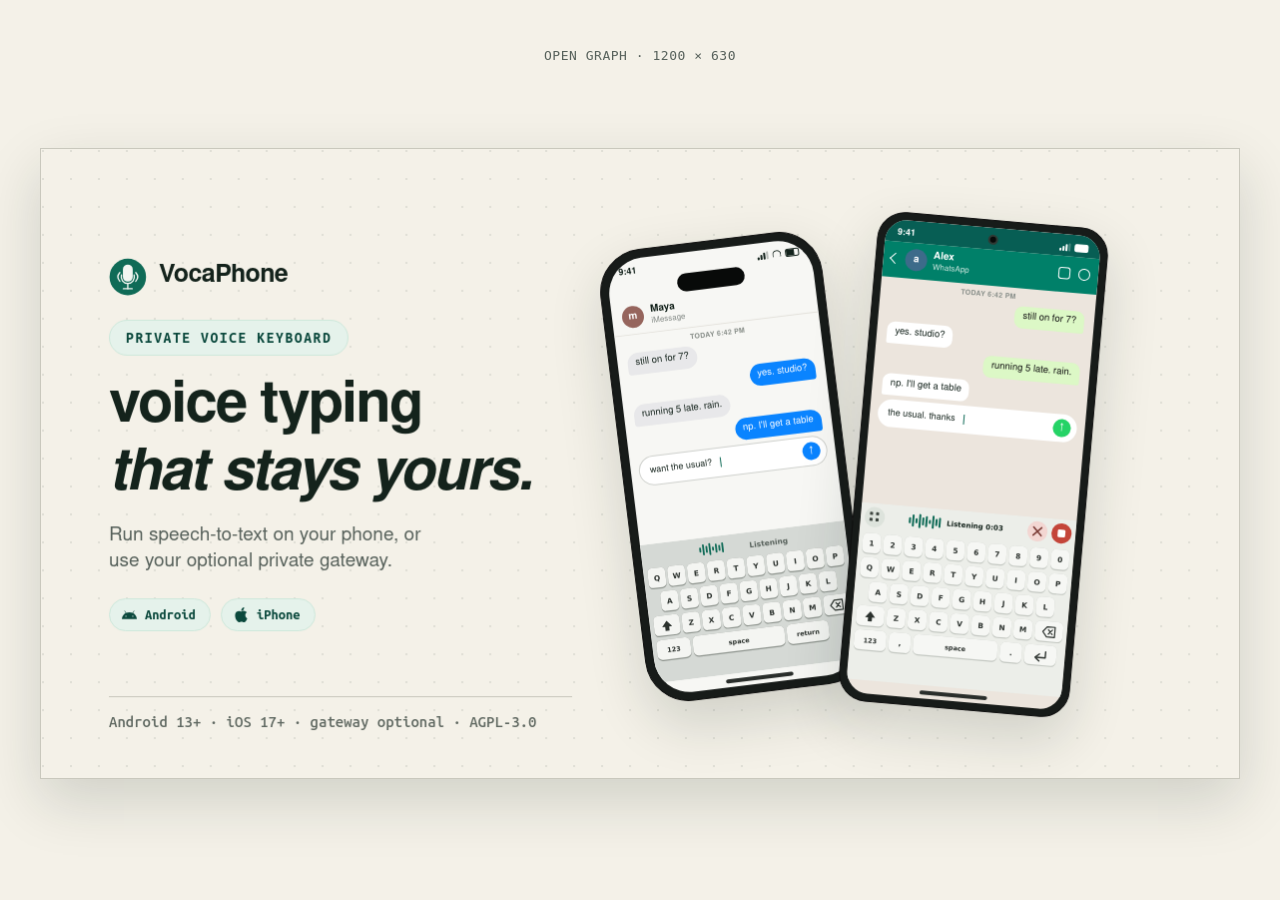
<file: web/assets/og/src/preview.html>
<!DOCTYPE html>
<html lang="en">
<head>
<meta charset="utf-8">
<meta name="viewport" content="width=device-width, initial-scale=1">
<title>VocaPhone OG preview</title>
<style>
:root {
  --paper: #f4f1e8;
  --ink: #14231c;
  --muted: #58625c;
  --body: Inter, ui-sans-serif, system-ui, "Segoe UI", sans-serif;
  --mono: ui-monospace, "Ubuntu Mono", Consolas, monospace;
}

* { box-sizing: border-box; }

html,
body {
  margin: 0;
  color: var(--ink);
  background: var(--paper);
  font-family: var(--body);
}

main {
  display: grid;
  gap: 28px;
  justify-items: center;
  min-height: 100dvh;
  padding: 48px 24px 64px;
}

p {
  margin: 0;
  color: var(--muted);
  font-family: var(--mono);
  font-size: 13px;
  letter-spacing: 0.04em;
  text-transform: uppercase;
}

img {
  width: min(1200px, 100%);
  height: auto;
  border: 1px solid #c9c8bd;
  box-shadow: 0 22px 55px rgb(21 37 29 / 16%);
}
</style>
</head>
<body>
  <main>
    <p>Open Graph · 1200 × 630</p>
    <img
      src="../../og-image.png"
      width="1200"
      height="630"
      alt="VocaPhone on Android and iPhone. Voice typing that stays yours, on-device first with an optional gateway."
    >
  </main>
</body>
</html>
</file>
<file: web/styles.css>
:root {
  --paper: #f4f1e8;
  --paper-deep: #ebe5d8;
  --paper-bright: #fffdf7;
  --ink: #14231c;
  --muted: #58625c;
  --line: #c9c8bd;
  --line-dark: #9ea59f;
  --brand: #0f6b57;
  --brand-dark: #0b493d;
  --brand-ink: #0b1a15;
  --mint: #cfe9dc;
  --mint-soft: #e5f2eb;
  --sun: #e9b949;
  --blue: #b8d7f0;
  --red: #de6a57;
  --shadow-soft: 0 18px 45px rgb(35 45 39 / 12%);
  --shadow-window: 0 22px 55px rgb(21 37 29 / 16%);
  --radius-lg: 26px;
  --radius-md: 17px;
  --font-display: "Avenir Next", "SF Pro Display", "Helvetica Neue", Helvetica, Arial, sans-serif;
  --font-body: Inter, ui-sans-serif, -apple-system, BlinkMacSystemFont, "Segoe UI", sans-serif;
  --font-mono: "SFMono-Regular", Consolas, "Liberation Mono", monospace;
  --menu-bar-height: 58px;
}

* {
  box-sizing: border-box;
}

html {
  overflow-x: clip;
  scroll-behavior: smooth;
  scroll-padding-top: calc(var(--menu-bar-height) + 18px);
}

body {
  margin: 0;
  overflow-x: clip;
  color: var(--ink);
  background: var(--paper);
  font-family: var(--font-body);
  font-size: 16px;
  line-height: 1.5;
  -webkit-font-smoothing: antialiased;
}

::selection {
  color: var(--paper-bright);
  background: var(--brand);
}

a {
  color: inherit;
  text-decoration: none;
}

button,
input {
  font: inherit;
}

button,
a {
  -webkit-tap-highlight-color: transparent;
}

img,
svg {
  display: block;
}

.sr-only {
  position: absolute;
  width: 1px;
  height: 1px;
  padding: 0;
  margin: -1px;
  overflow: hidden;
  clip: rect(0, 0, 0, 0);
  white-space: nowrap;
  border: 0;
}

.skip-link {
  position: fixed;
  top: 12px;
  left: 12px;
  z-index: 1000;
  padding: 10px 14px;
  color: white;
  background: var(--brand-dark);
  border-radius: 8px;
  transform: translateY(-160%);
}

.skip-link:focus {
  transform: translateY(0);
}

:focus-visible {
  outline: 3px solid var(--sun);
  outline-offset: 3px;
}

.dot-field {
  background-color: var(--paper);
  background-image: url("assets/paper-dots.svg");
  background-repeat: repeat;
}

.menu-bar {
  position: fixed;
  inset: 0 0 auto;
  z-index: 100;
  display: grid;
  grid-template-columns: minmax(180px, 1fr) auto minmax(240px, 1fr);
  align-items: center;
  min-height: 58px;
  padding: 0 22px;
  color: #222a25;
  background: rgb(250 249 245 / 92%);
  border-bottom: 1px solid rgb(20 35 28 / 13%);
  box-shadow: 0 2px 16px rgb(25 38 31 / 4%);
  backdrop-filter: blur(16px);
}

.brand-link {
  display: inline-flex;
  gap: 9px;
  align-items: center;
  width: max-content;
  font-size: 15px;
  font-weight: 700;
  letter-spacing: -0.03em;
}

.brand-link img {
  width: 29px;
  height: 29px;
  box-shadow: 0 3px 9px rgb(15 107 87 / 22%);
  border-radius: 50%;
}

.site-nav {
  display: flex;
  gap: 26px;
  align-items: center;
  justify-content: center;
  font-size: 13px;
  color: #4f5752;
}

.site-nav a,
.header-cta,
.brand-link {
  transition: color 160ms ease, opacity 160ms ease, transform 160ms ease;
}

.site-nav a:hover,
.brand-link:hover {
  color: var(--brand);
}

.header-cta:hover {
  transform: translateY(-1px);
}

.system-strip {
  display: flex;
  gap: 14px;
  align-items: center;
  justify-content: flex-end;
  padding-right: 142px;
  color: #7d8580;
  font-family: var(--font-mono);
  font-size: 11px;
}

.system-strip .signal {
  font-size: 19px;
}

.header-cta {
  position: absolute;
  right: 20px;
  display: inline-flex;
  gap: 6px;
  align-items: center;
  color: var(--brand);
  font-size: 13px;
  font-weight: 700;
}

.menu-toggle {
  display: none;
}

.hero {
  position: relative;
  min-height: 1230px;
  padding: 58px 28px 100px;
  overflow: hidden;
}

.hero::after {
  position: absolute;
  right: 0;
  bottom: 0;
  left: 0;
  z-index: 0;
  height: 210px;
  pointer-events: none;
  content: "";
  background: var(--paper);
  clip-path: polygon(0 52%, 13% 47%, 25% 57%, 41% 46%, 60% 57%, 78% 43%, 100% 55%, 100% 100%, 0 100%);
}

.hero-copy {
  position: relative;
  z-index: 5;
  display: flex;
  flex-direction: column;
  align-items: center;
  max-width: 950px;
  padding-top: 138px;
  margin: 0 auto;
  text-align: center;
}

.hero-mark {
  width: 66px;
  height: 78px;
  margin-bottom: 16px;
}

.eyebrow,
.tiny-label {
  margin: 0;
  color: var(--brand);
  font-family: var(--font-mono);
  font-size: 12px;
  font-weight: 700;
  letter-spacing: 0.08em;
  text-transform: uppercase;
}

.hero h1 {
  margin: -7px 0 -18px;
  font-family: var(--font-display);
  font-size: clamp(6rem, 12vw, 10.8rem);
  font-weight: 650;
  line-height: 1;
  letter-spacing: -0.085em;
}

.hero-lede {
  margin: 17px 0 26px;
  font-family: var(--font-display);
  font-size: clamp(1.35rem, 2vw, 1.8rem);
  letter-spacing: -0.035em;
}

.hero-actions {
  display: flex;
  flex-wrap: wrap;
  gap: 12px;
  align-items: center;
  justify-content: center;
}

.button {
  display: inline-flex;
  gap: 10px;
  align-items: center;
  justify-content: center;
  min-height: 52px;
  padding: 0 22px;
  font-size: 15px;
  font-weight: 700;
  letter-spacing: -0.02em;
  border: 1px solid var(--ink);
  border-radius: 999px;
  box-shadow: 0 5px 0 rgb(20 35 28 / 15%);
  transition: transform 160ms ease, box-shadow 160ms ease, background-color 160ms ease;
}

.button:hover {
  transform: translateY(-2px);
  box-shadow: 0 7px 0 rgb(20 35 28 / 15%);
}

.button:active {
  transform: translateY(2px);
  box-shadow: 0 2px 0 rgb(20 35 28 / 15%);
}

.mark-sprite {
  position: absolute;
  width: 0;
  height: 0;
  overflow: hidden;
}

.button svg {
  width: 20px;
  height: 20px;
  fill: none;
  stroke: currentColor;
  stroke-linecap: round;
  stroke-linejoin: round;
  stroke-width: 1.8;
}

/* The Apple mark is a solid shape rather than the line drawing the phone
   glyph beside it is, so it opts out of the shared stroke treatment. */
.button svg.mark-solid {
  fill: currentColor;
  stroke: none;
}

.button-primary {
  color: white;
  background: var(--brand);
  border-color: var(--brand-dark);
}

.button-primary:hover {
  background: var(--brand-dark);
}

.button-secondary {
  color: var(--ink);
  background: rgb(255 253 247 / 88%);
}

.button-secondary:hover {
  background: white;
}

.hero-note {
  margin: 15px 0 0;
  color: #7c827e;
  font-family: var(--font-mono);
  font-size: 10px;
  letter-spacing: 0.02em;
}

.hero-decor {
  position: absolute;
  inset: 58px 0 auto;
  z-index: 2;
  width: min(100%, 1600px);
  height: 700px;
  margin: auto;
  pointer-events: none;
}

.floating-card {
  position: absolute;
  background: var(--paper-bright);
  border: 1px solid var(--line-dark);
  box-shadow: var(--shadow-soft);
}

.privacy-note {
  top: 73px;
  left: clamp(26px, 8vw, 132px);
  width: 185px;
  min-height: 148px;
  padding: 32px 22px 18px;
  color: #493c1c;
  background: #f2db8a;
  transform: rotate(-5deg);
}

.privacy-note .paperclip {
  position: absolute;
  top: -13px;
  left: 18px;
  font-size: 40px;
  transform: rotate(25deg);
}

.privacy-note p {
  margin: 0 0 14px;
  font-family: var(--font-display);
  font-size: 21px;
  font-weight: 650;
  line-height: 1.08;
  letter-spacing: -0.04em;
}

.scribble {
  font-family: var(--font-mono);
  font-size: 9px;
  text-transform: uppercase;
}

.mini-message {
  top: 289px;
  left: clamp(24px, 3.5vw, 60px);
  width: 250px;
  padding: 16px 18px;
  border-color: #869591;
  border-radius: 20px;
  transform: rotate(2deg);
}

.message-label {
  color: var(--muted);
  font-family: var(--font-mono);
  font-size: 9px;
  text-transform: uppercase;
}

.mini-message p {
  margin: 8px 0 0;
  font-size: 13px;
  line-height: 1.35;
}

.message-caret {
  position: absolute;
  right: 26px;
  bottom: -11px;
  width: 20px;
  height: 20px;
  background: var(--paper-bright);
  border-right: 1px solid #869591;
  border-bottom: 1px solid #869591;
  transform: rotate(45deg);
}

.local-card {
  top: 71px;
  right: clamp(22px, 6vw, 94px);
  width: 278px;
  overflow: hidden;
  border-radius: 14px;
  transform: rotate(3deg);
}

.mini-window-bar,
.window-bar {
  display: grid;
  grid-template-columns: 1fr auto 1fr;
  align-items: center;
  height: 34px;
  padding: 0 12px;
  color: #5e6561;
  background: #ecebe6;
  border-bottom: 1px solid #b7bbb7;
  font-size: 10px;
}

.mini-window-bar::before {
  width: 8px;
  height: 8px;
  content: "";
  background: var(--red);
  border: 1px solid #ab4c3e;
  border-radius: 50%;
  box-shadow: 13px 0 0 var(--sun), 26px 0 0 #5cae75;
}

.mini-window-bar > span {
  display: none;
}

.mini-window-bar b {
  grid-column: 2;
  font-weight: 500;
}

.local-status {
  display: flex;
  gap: 12px;
  align-items: center;
  padding: 23px 20px;
}

.status-dot,
.live-dot {
  flex: 0 0 auto;
  width: 11px;
  height: 11px;
  background: #2d9f6d;
  border: 2px solid #ceeedf;
  border-radius: 50%;
  box-shadow: 0 0 0 2px #2d9f6d;
}

.local-status strong,
.local-status small {
  display: block;
}

.local-status strong {
  font-size: 13px;
}

.local-status small {
  margin-top: 2px;
  color: var(--muted);
  font-size: 10px;
}

.language-note {
  top: 275px;
  right: clamp(28px, 3vw, 55px);
  display: grid;
  grid-template-columns: 1fr 1fr;
  gap: 7px;
  width: 224px;
  padding: 15px;
  background: #d9eadf;
  border-radius: 7px;
  transform: rotate(-4deg);
}

.language-note span {
  grid-column: 1 / -1;
  color: #5c6c64;
  font-family: var(--font-mono);
  font-size: 9px;
  text-transform: uppercase;
}

.language-note b {
  display: grid;
  min-height: 31px;
  padding-inline: 5px;
  place-items: center;
  background: #f8fbf8;
  border: 1px solid #aebbb4;
  border-radius: 6px;
  font-size: 12px;
  font-weight: 600;
}

.floating-folder {
  position: absolute;
  display: flex;
  flex-direction: column;
  align-items: center;
  color: #6f7f77;
  font-size: 10px;
}

.floating-folder span {
  position: relative;
  width: 56px;
  height: 43px;
  margin-bottom: 5px;
  background: #a7cfbb;
  border: 1px solid #6f9c87;
  border-radius: 5px;
  box-shadow: 0 5px 11px rgb(23 53 42 / 12%);
}

.floating-folder span::before {
  position: absolute;
  top: -7px;
  left: 5px;
  width: 24px;
  height: 10px;
  content: "";
  background: #a7cfbb;
  border: 1px solid #6f9c87;
  border-bottom: 0;
  border-radius: 4px 4px 0 0;
}

.floating-folder b {
  font-weight: 500;
}

.folder-one {
  top: 426px;
  left: 14%;
  transform: rotate(-6deg);
}

.folder-two {
  top: 226px;
  right: 25%;
  transform: rotate(7deg) scale(0.84);
}

.ascii-face {
  position: absolute;
  color: #293a32;
  font-family: var(--font-mono);
  font-size: 18px;
}

.face-one {
  top: 186px;
  left: 27%;
  transform: rotate(8deg);
}

.face-two {
  top: 420px;
  right: 12%;
  font-size: 14px;
  transform: rotate(-5deg);
}

.wave-doodle {
  position: absolute;
  display: flex;
  gap: 5px;
  align-items: center;
  height: 30px;
}

.wave-doodle i,
.audio-signature i {
  display: block;
  width: 5px;
  background: var(--brand-ink);
  border-radius: 99px;
}

.wave-doodle i:nth-child(1),
.wave-doodle i:nth-child(8) { height: 6px; opacity: 0.25; }
.wave-doodle i:nth-child(2),
.wave-doodle i:nth-child(7) { height: 12px; opacity: 0.45; }
.wave-doodle i:nth-child(3),
.wave-doodle i:nth-child(6) { height: 19px; opacity: 0.7; }
.wave-doodle i:nth-child(4) { height: 28px; }
.wave-doodle i:nth-child(5) { height: 22px; }

.wave-one {
  /* The copy column is centred and grows with the viewport, so anything
     parked near the middle lands on the lede or the buttons at some width.
     This sits out in the left margin under the message bubble instead. */
  top: 566px;
  left: 12%;
  transform: rotate(-3deg);
}

.window {
  position: relative;
  overflow: hidden;
  background: var(--paper-bright);
  border: 1px solid #717b75;
  border-radius: var(--radius-md);
  box-shadow: var(--shadow-window);
}

.hero-demo {
  position: absolute;
  bottom: 126px;
  left: 50%;
  z-index: 4;
  width: min(790px, calc(100% - 50px));
  transform: translateX(-50%) rotate(-0.5deg);
}

.window-bar {
  height: 38px;
  padding: 0 14px;
  font-size: 11px;
}

.window-bar.compact {
  height: 34px;
}

.traffic-lights {
  display: flex;
  gap: 5px;
  justify-self: start;
}

.traffic-lights i {
  width: 9px;
  height: 9px;
  background: var(--red);
  border: 1px solid #b44d3d;
  border-radius: 50%;
}

.traffic-lights i:nth-child(2) {
  background: var(--sun);
  border-color: #bd8e26;
}

.traffic-lights i:nth-child(3) {
  background: #61ad72;
  border-color: #3d8750;
}

.window-bar > span {
  grid-column: 2;
  justify-self: center;
}

.window-bar > span:last-child {
  grid-column: 3;
  justify-self: end;
}

.window-bar-actions {
  justify-self: end;
}

.message-stage {
  background: #e9e8e4;
}

.contact-row {
  display: flex;
  gap: 9px;
  align-items: center;
  height: 50px;
  padding: 0 18px;
  background: rgb(255 255 255 / 70%);
  border-bottom: 1px solid #ced0cd;
}

.contact-avatar {
  display: grid;
  width: 27px;
  height: 27px;
  place-items: center;
  color: white;
  background: #96655d;
  border-radius: 50%;
  font-size: 12px;
}

.contact-row strong,
.contact-row span {
  display: block;
}

.contact-row strong {
  font-size: 11px;
}

.contact-row span {
  color: #858b87;
  font-size: 8px;
}

.message-space {
  display: flex;
  justify-content: flex-end;
  height: 66px;
  padding: 16px 18px;
}

.message-bubble {
  width: max-content;
  height: fit-content;
  padding: 8px 12px;
  color: white;
  background: var(--brand);
  border-radius: 15px 15px 4px 15px;
  font-size: 11px;
}

.composer {
  display: flex;
  align-items: center;
  min-height: 41px;
  padding: 6px 8px 6px 14px;
  margin: 0 16px 11px;
  background: white;
  border: 1px solid #b9bdb9;
  border-radius: 22px;
  font-size: 12px;
}

.typed-copy {
  transition: opacity 180ms ease, transform 180ms ease;
}

.typed-copy.is-changing {
  opacity: 0;
  transform: translateY(3px);
}

.cursor,
.text-caret {
  display: inline-block;
  width: 1px;
  height: 16px;
  margin-left: 2px;
  background: var(--brand);
  animation: blink 1s steps(1) infinite;
}

.composer-send {
  display: grid;
  width: 28px;
  height: 28px;
  padding: 0;
  margin-left: auto;
  place-items: center;
  color: white;
  background: var(--brand);
  border: 0;
  border-radius: 50%;
}

.keyboard-mockup {
  padding: 10px 11px 12px;
  background: #c9cec9;
  border-top: 1px solid #afb5af;
}

.dictation-bar {
  display: grid;
  grid-template-columns: 140px 1fr 90px;
  gap: 12px;
  align-items: center;
  min-height: 55px;
  padding: 8px 10px 8px 14px;
  margin-bottom: 9px;
  background: #f6f7f4;
  border: 1px solid #a9b0aa;
  border-radius: 15px;
  box-shadow: 0 3px 6px rgb(30 42 35 / 10%);
}

.dictation-state {
  display: grid;
  grid-template-columns: 14px 1fr;
  align-items: center;
}

.dictation-state .live-dot {
  grid-row: 1 / 3;
  width: 8px;
  height: 8px;
  margin-right: 7px;
}

.dictation-state strong {
  font-size: 11px;
  line-height: 1.1;
}

.dictation-state small {
  color: var(--muted);
  font-family: var(--font-mono);
  font-size: 8px;
}

.live-wave,
.mini-wave {
  display: flex;
  gap: 4px;
  align-items: center;
  justify-content: center;
  height: 30px;
}

.live-wave i,
.mini-wave span {
  display: block;
  width: 3px;
  height: 8px;
  background: var(--brand);
  border-radius: 99px;
  animation: voice-bar 1.15s ease-in-out infinite alternate;
}

.live-wave i:nth-child(2n),
.mini-wave span:nth-child(2n) { animation-delay: -0.45s; }
.live-wave i:nth-child(3n),
.mini-wave span:nth-child(3n) { animation-delay: -0.8s; }
.live-wave i:nth-child(4n) { animation-delay: -0.2s; }

.dictation-finish {
  display: grid;
  height: 37px;
  place-items: center;
  color: white;
  background: var(--brand);
  border: 0;
  border-radius: 10px;
  font-size: 11px;
  font-weight: 700;
}

.key-row {
  display: flex;
  gap: 5px;
  justify-content: center;
  margin-top: 5px;
}

.key-row kbd {
  display: grid;
  width: 58px;
  height: 31px;
  place-items: center;
  color: #303833;
  background: #f9faf8;
  border: 0;
  border-radius: 6px;
  box-shadow: 0 2px 0 #8d948e;
  font-family: var(--font-body);
  font-size: 9px;
}

.key-row-narrow {
  padding-inline: 28px;
}

.key-row-bottom kbd:first-child,
.key-row-bottom kbd:last-child {
  width: 96px;
}

.key-row .space-key {
  width: 240px;
  color: var(--muted);
}

.window-caption {
  position: absolute;
  right: 16px;
  bottom: 12px;
  color: #7b827e;
  font-family: var(--font-mono);
  font-size: 8px;
}

.local-sticker {
  position: absolute;
  /* Clear of the contact row above it, and inside the frame: the parent is a
     .window with overflow: hidden, so the negative offset this used to carry
     was clipped into "SCRIBED ON / IS PHONE" rather than hanging over the
     edge. The conversation is right-aligned, so the left of the message area
     is the empty part. */
  top: 112px;
  left: 20px;
  padding: 13px 18px;
  color: #2b3a32;
  background: #dfecc6;
  border: 1px solid #829a65;
  box-shadow: 0 8px 18px rgb(26 44 34 / 15%);
  font-family: var(--font-mono);
  font-size: 9px;
  line-height: 1.3;
  text-align: center;
  text-transform: uppercase;
  transform: rotate(-8deg);
}

.local-sticker strong {
  font-size: 10px;
}

.word-ribbon {
  position: relative;
  z-index: 4;
  overflow: hidden;
  color: var(--paper-bright);
  background: var(--brand-dark);
  border-block: 1px solid var(--ink);
  transform: rotate(-1deg) scale(1.02);
}

.word-ribbon > div {
  display: flex;
  width: max-content;
  animation: ribbon-run 24s linear infinite;
}

.word-ribbon span,
.word-ribbon b {
  display: inline-flex;
  align-items: center;
  height: 56px;
}

.word-ribbon span {
  padding: 0 36px;
  font-family: var(--font-display);
  font-size: 22px;
  font-weight: 600;
  letter-spacing: -0.04em;
}

.word-ribbon b {
  color: #9dcdb9;
  font-size: 14px;
}

.story-shell {
  max-width: 1220px;
  padding: 150px 36px 100px;
  margin: 0 auto;
}

.section-heading {
  max-width: 760px;
  margin-bottom: 80px;
}

.section-tag {
  display: inline-flex;
  align-items: center;
  min-height: 30px;
  padding: 0 13px;
  color: var(--brand-dark);
  background: var(--mint);
  border: 1px solid #80ab98;
  border-radius: 999px;
  font-family: var(--font-mono);
  font-size: 10px;
  font-weight: 700;
  letter-spacing: 0.06em;
  text-transform: uppercase;
}

.section-heading h2,
.platform-intro h2,
.faq-heading h2,
.manifesto-copy h2,
.download-copy h2 {
  margin: 18px 0 22px;
  font-family: var(--font-display);
  font-size: clamp(3.4rem, 7vw, 6.8rem);
  font-weight: 620;
  line-height: 0.95;
  letter-spacing: -0.075em;
  word-spacing: 0.035em;
}

/* The menu bar is fixed and opaque. scroll-padding-top already saves
   in-page jumps; these titles also need their own top padding so a
   heading that scrolls up on its own does not sit under the bar.
   The extra 18px matches the html scroll offset and covers the
   first-line ink that tight display line-heights paint above the box. */
.section-heading h2,
.platform-intro h2,
.faq-heading h2,
.manifesto-copy h2,
.download-copy h2,
.real-proof-copy h2,
.gateway-copy h2,
.guide-hero h1,
.guide-intro h2,
.guide-callout h2 {
  padding-top: calc(var(--menu-bar-height) + 18px);
  scroll-margin-top: calc(var(--menu-bar-height) + 18px);
}

.section-heading > p,
.platform-intro > p {
  max-width: 570px;
  margin: 0;
  color: var(--muted);
  font-size: 18px;
  line-height: 1.6;
}

.story-row {
  display: grid;
  grid-template-columns: minmax(260px, 0.72fr) minmax(490px, 1.28fr);
  gap: clamp(50px, 8vw, 115px);
  align-items: center;
  min-height: 690px;
  padding-block: 72px;
  border-top: 1px solid var(--line);
}

.story-row-reverse {
  grid-template-columns: minmax(490px, 1.28fr) minmax(260px, 0.72fr);
}

.story-row-reverse .story-copy {
  grid-column: 2;
}

.story-row-reverse .story-visual {
  grid-row: 1;
  grid-column: 1;
}

.story-copy {
  position: relative;
}

.story-number {
  position: static;
  display: block;
  margin-bottom: 24px;
  color: #74867b;
  font-family: var(--font-display);
  font-size: 128px;
  font-weight: 700;
  line-height: 0.72;
  letter-spacing: -0.08em;
}

.story-copy .tiny-label {
  position: relative;
  z-index: 1;
}

.story-copy h3 {
  position: relative;
  z-index: 1;
  margin: 12px 0 20px;
  font-family: var(--font-display);
  font-size: clamp(2.3rem, 4vw, 4.3rem);
  font-weight: 620;
  line-height: 1;
  letter-spacing: -0.065em;
  word-spacing: 0.03em;
}

.story-copy > p:not(.tiny-label) {
  max-width: 440px;
  margin: 0;
  color: var(--muted);
  font-size: 16px;
  line-height: 1.7;
}

.story-visual {
  position: relative;
  min-width: 0;
}

.insert-window {
  width: min(100%, 620px);
  margin-left: auto;
  transform: rotate(1.2deg);
}

.note-page {
  min-height: 390px;
  padding: 54px 58px;
  background: #fffefb;
}

.note-date {
  color: #646b67;
  font-family: var(--font-mono);
  font-size: 9px;
  letter-spacing: 0.04em;
}

.note-page p {
  max-width: 430px;
  margin: 0;
  font-family: "New York", Georgia, serif;
  font-size: 25px;
  line-height: 1.52;
}

.note-page .note-title {
  margin: 8px 0 24px;
  font-family: var(--font-display);
  font-size: 34px;
  font-weight: 650;
  letter-spacing: -0.05em;
  line-height: 1.05;
}

.note-page mark {
  padding: 1px 2px;
  color: inherit;
  background: #dcecc4;
}

.speech-chip {
  position: absolute;
  bottom: -28px;
  left: -27px;
  padding: 14px 18px;
  background: var(--blue);
  border: 1px solid #789dbb;
  border-radius: 19px 19px 19px 5px;
  box-shadow: 0 8px 18px rgb(34 53 43 / 12%);
  font-size: 12px;
  transform: rotate(-3deg);
}

.arrow-scribble {
  position: absolute;
  bottom: -41px;
  left: 265px;
  color: var(--brand);
  font-family: var(--font-mono);
  font-size: 40px;
  transform: rotate(-22deg);
}

.audio-signature {
  display: flex;
  gap: 5px;
  align-items: center;
  height: 36px;
  margin-top: 28px;
}

.audio-signature i:nth-child(1),
.audio-signature i:nth-child(10) { height: 6px; opacity: 0.25; }
.audio-signature i:nth-child(2),
.audio-signature i:nth-child(9) { height: 12px; opacity: 0.4; }
.audio-signature i:nth-child(3),
.audio-signature i:nth-child(8) { height: 19px; opacity: 0.58; }
.audio-signature i:nth-child(4),
.audio-signature i:nth-child(7) { height: 27px; opacity: 0.76; }
.audio-signature i:nth-child(5) { height: 34px; }
.audio-signature i:nth-child(6) { height: 22px; }

.clean-list {
  display: grid;
  gap: 9px;
  padding: 0;
  margin: 28px 0 0;
  list-style: none;
  font-family: var(--font-mono);
  font-size: 11px;
}

.clean-list li {
  display: flex;
  gap: 9px;
  align-items: center;
}

.clean-list span {
  display: grid;
  width: 20px;
  height: 20px;
  place-items: center;
  color: white;
  background: var(--brand);
  border-radius: 50%;
  font-size: 10px;
}

.route-visual {
  display: grid;
  grid-template-columns: 1fr 92px 1fr;
  gap: 0;
  align-items: center;
  min-height: 450px;
  padding: 62px 34px;
  background: #dde9dd;
  border: 1px solid #86988a;
  border-radius: 28px;
  box-shadow: var(--shadow-soft);
  transform: rotate(-1deg);
}

.route-card {
  position: relative;
  display: flex;
  flex-direction: column;
  align-items: center;
  justify-content: center;
  min-height: 145px;
  padding: 18px;
  background: #fbfcf8;
  border: 1px solid #819087;
  border-radius: 17px;
  box-shadow: 0 9px 18px rgb(40 60 49 / 10%);
  text-align: center;
}

.route-card strong {
  margin-top: 8px;
  font-size: 13px;
}

.route-card small {
  margin-top: 2px;
  color: var(--muted);
  font-size: 9px;
}

.route-icon {
  display: grid;
  min-width: 42px;
  height: 42px;
  padding: 0 8px;
  place-items: center;
  color: white;
  background: var(--brand);
  border-radius: 13px;
  font-family: var(--font-mono);
  font-size: 10px;
  font-weight: 700;
}

.model-route .route-icon {
  color: var(--brand-dark);
  background: var(--sun);
}

.text-route {
  grid-row: 2;
  grid-column: 3;
  min-height: 114px;
  margin-top: 30px;
}

.text-route .route-icon {
  color: var(--ink);
  background: var(--blue);
  font-family: Georgia, serif;
  font-size: 15px;
}

.route-line {
  position: relative;
  height: 1px;
  border-top: 2px dashed #53675b;
}

.route-line span {
  position: absolute;
  top: -25px;
  left: 50%;
  width: max-content;
  color: #53675b;
  font-family: var(--font-mono);
  font-size: 8px;
  text-transform: uppercase;
  transform: translateX(-50%);
}

.route-line::after {
  position: absolute;
  top: -5px;
  right: -2px;
  width: 8px;
  height: 8px;
  content: "";
  border-top: 2px solid #53675b;
  border-right: 2px solid #53675b;
  transform: rotate(45deg);
}

.route-line-short {
  grid-row: 2;
  grid-column: 2;
  margin-top: 30px;
}

.privacy-stamp {
  position: absolute;
  right: 20px;
  bottom: 17px;
  padding: 9px 12px;
  color: var(--brand-dark);
  border: 2px solid var(--brand);
  border-radius: 50%;
  font-family: var(--font-mono);
  font-size: 8px;
  line-height: 1.25;
  text-align: center;
  text-transform: uppercase;
  transform: rotate(-8deg);
}

.language-window {
  width: min(100%, 640px);
  margin-left: auto;
  transform: rotate(0.8deg);
}

.preference-panel {
  display: grid;
  gap: 28px;
  min-height: 430px;
  padding: 38px;
  background: #f8f7f1;
}

.preference-row {
  display: flex;
  gap: 20px;
  align-items: center;
  justify-content: space-between;
}

.preference-row strong,
.preference-row small {
  display: block;
}

.preference-row strong {
  font-size: 13px;
}

.preference-row small {
  margin-top: 3px;
  color: var(--muted);
  font-size: 9px;
}

.preference-select {
  display: inline-block;
  min-width: 110px;
  padding: 8px 12px;
  color: var(--ink);
  background: white;
  border: 1px solid #aeb5b0;
  border-radius: 8px;
  font-size: 10px;
}

.language-cloud {
  display: flex;
  flex-wrap: wrap;
  gap: 8px;
  align-content: flex-start;
  min-height: 118px;
  padding: 18px;
  background: var(--mint-soft);
  border: 1px solid #abc3b6;
  border-radius: 15px;
}

.language-cloud span {
  display: inline-flex;
  align-items: center;
  height: 29px;
  padding: 0 11px;
  background: white;
  border: 1px solid #b2beb7;
  border-radius: 999px;
  font-size: 10px;
}

.segmented-control {
  display: flex;
  padding: 3px;
  background: #e4e5e1;
  border: 1px solid #b5bab6;
  border-radius: 9px;
}

.segmented-control span {
  padding: 6px 10px;
  color: #5f6762;
  border-radius: 6px;
  font-size: 9px;
}

.segmented-control .active {
  color: var(--ink);
  background: white;
  box-shadow: 0 2px 5px rgb(24 35 29 / 11%);
}

.custom-words {
  display: flex;
  flex-wrap: wrap;
  gap: 7px;
  align-items: center;
  padding-top: 20px;
  border-top: 1px solid #d0d2ce;
}

.custom-words > span {
  width: 100%;
  color: var(--muted);
  font-family: var(--font-mono);
  font-size: 8px;
  text-transform: uppercase;
}

.custom-words b,
.custom-words i {
  padding: 6px 9px;
  background: #f0dfad;
  border: 1px solid #bda45e;
  border-radius: 5px;
  font-size: 9px;
  font-style: normal;
  font-weight: 500;
}

.custom-words i {
  background: transparent;
  border-style: dashed;
}

.how-section {
  padding: 150px 36px 130px;
  border-block: 1px solid var(--line);
}

.section-heading-centered {
  max-width: 900px;
  margin-inline: auto;
  text-align: center;
}

.steps-grid {
  display: grid;
  grid-template-columns: repeat(3, 1fr);
  gap: 22px;
  max-width: 1180px;
  margin: -34px auto 0;
}

.step-card {
  min-height: 500px;
  padding: 20px 20px 26px;
  background: rgb(255 253 247 / 92%);
  border: 1px solid #929b95;
  border-radius: 18px;
  box-shadow: var(--shadow-soft);
}

.step-card:nth-child(1) {
  transform: rotate(-1.5deg);
}

.step-card:nth-child(3) {
  transform: rotate(1.4deg);
}

.featured-step {
  position: relative;
  top: -20px;
  background: #dcebe2;
}

.step-topline {
  display: flex;
  align-items: center;
  justify-content: space-between;
  font-family: var(--font-mono);
  font-size: 9px;
  text-transform: uppercase;
}

.step-topline > span {
  display: grid;
  width: 28px;
  height: 28px;
  place-items: center;
  color: white;
  background: var(--brand);
  border-radius: 50%;
}

.step-topline b {
  color: var(--muted);
  font-weight: 500;
}

.step-art {
  position: relative;
  display: flex;
  align-items: center;
  justify-content: center;
  height: 290px;
}

.step-card h3 {
  margin: 0 0 9px;
  font-family: var(--font-display);
  font-size: 27px;
  font-weight: 650;
  letter-spacing: -0.05em;
}

.step-card > p {
  margin: 0;
  color: var(--muted);
  font-size: 13px;
  line-height: 1.6;
}

.pair-art {
  gap: 23px;
}

.model-art {
  padding: 30px 22px;
}

.model-download-card {
  display: grid;
  grid-template-columns: auto 1fr;
  gap: 12px;
  align-items: center;
  width: min(100%, 260px);
  padding: 20px;
  background: white;
  border: 1px solid #8e9892;
  border-radius: 16px;
  box-shadow: 0 12px 24px rgb(25 40 31 / 13%);
  transform: rotate(-3deg);
}

.model-file-icon {
  display: grid;
  grid-row: 1 / 3;
  width: 54px;
  height: 64px;
  place-items: center;
  color: white;
  background: var(--brand);
  border: 1px solid var(--brand-dark);
  border-radius: 9px 9px 14px 9px;
  font-family: Georgia, serif;
  font-size: 23px;
  font-weight: 700;
}

.model-download-card strong,
.model-download-card small {
  display: block;
}

.model-download-card strong {
  font-size: 12px;
}

.model-download-card small {
  margin-top: 3px;
  color: var(--muted);
  font-size: 8px;
}

.model-download-card > span {
  grid-column: 1 / -1;
  color: var(--brand-dark);
  font-family: var(--font-mono);
  font-size: 8px;
  text-align: right;
  text-transform: uppercase;
}

.model-progress {
  height: 6px;
  overflow: hidden;
  background: #dde2de;
  border-radius: 99px;
}

.model-progress i {
  display: block;
  width: 100%;
  height: 100%;
  background: var(--brand);
  border-radius: inherit;
}

.qr-grid {
  display: grid;
  grid-template-columns: repeat(3, 18px);
  grid-template-rows: repeat(3, 18px);
  gap: 5px;
  padding: 17px;
  background: white;
  border: 1px solid #8e9892;
  border-radius: 12px;
  box-shadow: 0 7px 15px rgb(25 40 31 / 11%);
  transform: rotate(-4deg);
}

.qr-grid i {
  background: var(--ink);
  border-radius: 2px;
}

.qr-grid i:nth-child(2),
.qr-grid i:nth-child(4),
.qr-grid i:nth-child(6) {
  background: transparent;
  border: 3px solid var(--ink);
}

.pair-art > span {
  color: var(--brand);
  font-family: var(--font-mono);
  font-size: 24px;
}

.gateway-tile {
  display: flex;
  flex-direction: column;
  gap: 10px;
  align-items: center;
  padding: 20px;
  background: #ddebcf;
  border: 1px solid #879b79;
  border-radius: 16px;
  transform: rotate(4deg);
}

.gateway-tile i {
  width: 52px;
  height: 36px;
  background: var(--brand);
  border: 5px solid #f8fff9;
  border-radius: 6px;
  box-shadow: 0 0 0 1px var(--brand-dark);
}

.gateway-tile b {
  font-family: var(--font-mono);
  font-size: 8px;
  text-transform: uppercase;
}

.mic-circle {
  position: relative;
  z-index: 2;
  display: grid;
  width: 116px;
  height: 116px;
  place-items: center;
  color: white;
  background: var(--brand);
  border: 10px solid #f4f9f5;
  border-radius: 50%;
  box-shadow: 0 0 0 1px var(--brand-dark), 0 13px 25px rgb(27 55 43 / 18%);
}

.mic-circle svg {
  width: 48px;
  fill: none;
  stroke: currentColor;
  stroke-linecap: round;
  stroke-linejoin: round;
  stroke-width: 1.5;
}

.orbit-wave {
  position: absolute;
  inset: 50% auto auto 50%;
  display: flex;
  gap: 7px;
  align-items: center;
  height: 180px;
  padding-inline: 14px;
  border: 1px dashed #6a8074;
  border-radius: 50%;
  transform: translate(-50%, -50%) rotate(-10deg);
}

.orbit-wave i {
  width: 4px;
  background: var(--brand-dark);
  border-radius: 99px;
}

.orbit-wave i:nth-child(1),
.orbit-wave i:nth-child(7) { height: 10px; }
.orbit-wave i:nth-child(2),
.orbit-wave i:nth-child(6) { height: 25px; }
.orbit-wave i:nth-child(3),
.orbit-wave i:nth-child(5) { height: 43px; }
.orbit-wave i:nth-child(4) { height: 63px; }

.text-page {
  position: relative;
  width: 155px;
  height: 190px;
  padding: 47px 24px;
  background: white;
  border: 1px solid #8f9792;
  border-radius: 8px;
  box-shadow: 0 12px 23px rgb(31 43 36 / 13%);
  transform: rotate(4deg);
}

.text-page::before {
  position: absolute;
  top: 0;
  right: 0;
  width: 42px;
  height: 42px;
  content: "";
  background: var(--paper-deep);
  border-bottom: 1px solid #8f9792;
  border-left: 1px solid #8f9792;
  clip-path: polygon(100% 0, 0 100%, 100% 100%);
}

.text-page i {
  display: block;
  width: 100%;
  height: 5px;
  margin-bottom: 11px;
  background: #c7cdc9;
  border-radius: 99px;
}

.text-page i:nth-child(2) { width: 82%; }
.text-page i:nth-child(3) { width: 92%; }
.text-page i:nth-child(4) { width: 58%; }

.text-page span {
  position: absolute;
  right: 14px;
  bottom: 13px;
  color: var(--brand);
  font-family: Georgia, serif;
  font-weight: 700;
}

.check-sticker {
  position: absolute;
  right: 27px;
  bottom: 39px;
  padding: 9px 13px;
  color: #304221;
  background: #dfecc6;
  border: 1px solid #899b72;
  box-shadow: 0 6px 13px rgb(30 45 36 / 12%);
  font-family: var(--font-mono);
  font-size: 10px;
  transform: rotate(-8deg);
}

.platform-honesty {
  max-width: 760px;
  padding: 17px 20px;
  margin: 76px auto 0;
  color: #56635c;
  background: #f0e3b8;
  border: 1px solid #bea96a;
  border-radius: 7px;
  font-family: var(--font-mono);
  font-size: 10px;
  line-height: 1.65;
  transform: rotate(-0.5deg);
}

.how-notes {
  display: grid;
  grid-template-columns: 1fr 1fr;
  gap: 16px;
  max-width: 940px;
  margin: 76px auto 0;
}

.how-notes .platform-honesty {
  max-width: none;
  margin: 0;
}

.platform-honesty span {
  color: #3c4a42;
  font-weight: 800;
  text-transform: uppercase;
}

.real-proof-section {
  display: grid;
  grid-template-columns: minmax(280px, 0.75fr) minmax(540px, 1.25fr);
  gap: 80px;
  align-items: center;
  padding: 150px max(36px, calc((100vw - 1120px) / 2));
  overflow: hidden;
  color: #eaf2ed;
  background: var(--brand-ink);
  border-block: 1px solid var(--ink);
}

.real-proof-copy {
  max-width: 450px;
}

.real-proof-copy .section-tag {
  color: #d4eadf;
  background: #17392d;
  border-color: #416255;
}

.real-proof-copy h2 {
  max-width: 520px;
  margin: 22px 0 28px;
  color: #f8fbf8;
  font-family: var(--font-display);
  font-size: clamp(3.4rem, 5.8vw, 6.2rem);
  font-weight: 750;
  line-height: 0.91;
  letter-spacing: -0.07em;
  word-spacing: 0.035em;
}

.real-proof-copy > p {
  max-width: 440px;
  color: #b7c8bf;
  font-size: 16px;
  line-height: 1.75;
}

.real-proof-copy .clean-list {
  margin-top: 32px;
}

.real-proof-copy .clean-list li {
  color: #c8d7cf;
  border-color: #365045;
}

.real-proof-gallery {
  display: flex;
  gap: 28px;
  align-items: flex-start;
  justify-content: center;
}

.real-phone-proof {
  width: min(100%, 290px);
  margin: 0;
}

.real-phone-proof-secondary {
  margin-top: 92px;
}

.real-phone-shell {
  position: relative;
  padding: 8px;
  background: #121614;
  border: 2px solid #050706;
  border-radius: 39px;
  box-shadow: 0 28px 55px rgb(0 0 0 / 32%);
}

.real-phone-shell::before,
.real-phone-shell::after {
  position: absolute;
  left: -5px;
  width: 3px;
  content: "";
  background: #3e4541;
  border-radius: 3px 0 0 3px;
}

.real-phone-shell::before {
  top: 95px;
  height: 54px;
}

.real-phone-shell::after {
  top: 166px;
  height: 78px;
}

.real-phone-shell img {
  width: 100%;
  height: auto;
  border-radius: 30px;
}

.real-phone-camera {
  position: absolute;
  top: 17px;
  left: 50%;
  z-index: 2;
  width: 11px;
  height: 11px;
  background: #090b0a;
  border: 2px solid #323a36;
  border-radius: 50%;
  transform: translateX(-50%);
}

.real-phone-proof figcaption {
  display: grid;
  gap: 3px;
  padding: 18px 8px 0;
  font-family: var(--font-mono);
}

.real-phone-proof figcaption b {
  color: #eaf2ed;
  font-size: 10px;
  letter-spacing: 0.04em;
  text-transform: uppercase;
}

.real-phone-proof figcaption span {
  color: #82998e;
  font-size: 9px;
}

.gateway-section {
  padding: 130px 36px 40px;
}

.comparison-section {
  max-width: 1200px;
  padding: 82px 36px 30px;
  margin: 0 auto;
}

.comparison-heading {
  display: grid;
  grid-template-columns: minmax(0, 1.05fr) minmax(280px, 0.72fr);
  gap: 36px 70px;
  align-items: end;
  max-width: 1060px;
  margin-bottom: 44px;
}

.comparison-heading .section-tag {
  grid-column: 1 / -1;
  width: max-content;
  margin-bottom: -10px;
}

.comparison-heading h2 {
  margin: 0;
  font-family: var(--font-display);
  font-size: clamp(3rem, 5.4vw, 5.25rem);
  letter-spacing: -0.075em;
  line-height: 0.91;
}

.comparison-heading > div {
  color: var(--muted);
  font-size: 14px;
  line-height: 1.72;
}

.comparison-heading > div p {
  margin: 0;
}

.comparison-heading > div p + p {
  margin-top: 13px;
}

.comparison-window {
  overflow: hidden;
  background: var(--paper-bright);
  border-color: #849087;
}

.comparison-scroll {
  overflow-x: auto;
  overscroll-behavior-inline: contain;
}

.dictation-table {
  width: 100%;
  min-width: 760px;
  border-collapse: collapse;
  text-align: left;
}

.dictation-table th,
.dictation-table td {
  padding: 20px 24px;
  border-right: 1px solid var(--line);
  border-bottom: 1px solid var(--line);
  vertical-align: top;
  font-size: 13px;
  line-height: 1.58;
}

.dictation-table tr > :last-child {
  border-right: 0;
}

.dictation-table thead th {
  color: #e6f1eb;
  background: var(--brand-dark);
  font-family: var(--font-mono);
  font-size: 9px;
  font-weight: 700;
  letter-spacing: 0.06em;
  text-transform: uppercase;
}

.dictation-table thead th:first-child {
  width: 22%;
}

.dictation-table tbody th {
  width: 22%;
  color: var(--brand-dark);
  background: #e6f1eb;
  font-family: var(--font-mono);
  font-size: 10px;
  letter-spacing: 0.03em;
  text-transform: uppercase;
}

.dictation-table tbody td:nth-child(2) {
  background: #f7f5ee;
}

.dictation-table tbody td:nth-child(3) {
  background: #f1f7f3;
}

.comparison-notes {
  display: grid;
  grid-template-columns: 0.8fr 1.2fr;
  gap: 22px 38px;
  padding: 22px 25px 25px;
  color: #536159;
  background: #e5efe8;
  font-size: 11px;
  line-height: 1.65;
}

.comparison-notes p {
  margin: 0;
}

.comparison-notes strong {
  color: var(--brand-dark);
}

.comparison-notes a {
  color: var(--brand-dark);
  font-weight: 700;
  text-decoration-thickness: 1px;
  text-underline-offset: 3px;
}

.gateway-window {
  display: grid;
  grid-template-columns: 1.08fr 0.92fr;
  max-width: 1180px;
  margin: 0 auto;
  overflow: hidden;
  background: var(--paper-bright);
  border-color: #849087;
}

.gateway-window > .window-bar {
  grid-column: 1 / -1;
}

.gateway-copy {
  padding: 68px 62px 72px;
}

.gateway-copy h2 {
  max-width: 700px;
  margin: 24px 0 28px;
  font-size: clamp(3rem, 5vw, 5.3rem);
  letter-spacing: -0.075em;
  line-height: 0.9;
  word-spacing: 0.1em;
}

.gateway-copy > p {
  max-width: 650px;
  margin: 0;
  color: var(--muted);
  font-size: 15px;
  line-height: 1.75;
}

.gateway-paths {
  display: grid;
  gap: 12px;
  margin: 36px 0 32px;
}

.gateway-path {
  display: grid;
  grid-template-columns: auto 1fr;
  gap: 16px;
  padding: 17px 18px;
  background: #f4f2e9;
  border: 1px solid var(--line);
  border-radius: 12px;
}

.gateway-path > span {
  display: grid;
  width: 34px;
  height: 34px;
  place-items: center;
  color: white;
  background: var(--brand);
  border-radius: 10px;
  font-family: var(--font-mono);
  font-size: 9px;
  font-weight: 700;
}

.gateway-path-server {
  background: #f0e3b8;
  border-color: #bea96a;
}

.gateway-path-server > span {
  color: var(--brand-dark);
  background: var(--sun);
}

.gateway-path strong {
  display: block;
  margin-bottom: 3px;
  font-size: 13px;
}

.gateway-path p {
  margin: 0;
  color: #59625d;
  font-size: 11px;
  line-height: 1.55;
}

.gateway-actions {
  display: flex;
  flex-wrap: wrap;
  gap: 12px;
  align-items: center;
}

.gateway-button {
  color: white;
  background: var(--brand);
  border-color: var(--brand-dark);
}

.gateway-button:hover {
  color: white;
  background: var(--brand-dark);
}

.gateway-visual {
  position: relative;
  min-height: 690px;
  overflow: hidden;
  background: #dbe9df;
  border-left: 1px solid #9aaba0;
}

.gateway-mode-label {
  position: absolute;
  top: 42px;
  left: 50%;
  padding: 7px 10px;
  color: var(--brand-dark);
  background: #f7f4e9;
  border: 1px solid #89978f;
  border-radius: 999px;
  font-family: var(--font-mono);
  font-size: 8px;
  font-weight: 700;
  letter-spacing: 0.08em;
  text-transform: uppercase;
  transform: translateX(-50%) rotate(-2deg);
}

.gateway-device {
  position: absolute;
  display: flex;
  flex-direction: column;
  justify-content: center;
  color: var(--ink);
  background: #fbfcf8;
  border: 1px solid #75877b;
  box-shadow: 0 14px 28px rgb(26 49 37 / 14%);
  text-align: center;
}

.gateway-phone {
  top: 155px;
  left: 38px;
  width: 142px;
  height: 225px;
  padding: 25px 16px;
  border-radius: 25px;
  transform: rotate(-3deg);
}

.gateway-phone::before {
  position: absolute;
  top: 10px;
  left: 50%;
  width: 42px;
  height: 7px;
  content: "";
  background: #26362e;
  border-radius: 999px;
  transform: translateX(-50%);
}

.gateway-device > span {
  font-size: 12px;
  font-weight: 800;
}

.gateway-device small {
  margin-top: 9px;
  color: var(--muted);
  font-family: var(--font-mono);
  font-size: 7px;
  text-transform: uppercase;
}

.gateway-mini-wave {
  display: flex;
  gap: 4px;
  align-items: center;
  justify-content: center;
  height: 54px;
  margin-top: 12px;
}

.gateway-mini-wave i {
  display: block;
  width: 4px;
  height: 14px;
  background: var(--brand);
  border-radius: 99px;
}

.gateway-mini-wave i:nth-child(2),
.gateway-mini-wave i:nth-child(4) {
  height: 30px;
}

.gateway-mini-wave i:nth-child(3) {
  height: 43px;
}

.gateway-connection {
  position: absolute;
  top: 225px;
  left: 180px;
  width: 105px;
  color: #56665d;
  font-family: var(--font-mono);
  font-size: 7px;
  line-height: 1.5;
  text-align: center;
}

.gateway-connection i {
  display: block;
  margin-top: 11px;
  border-top: 2px dashed #657b6d;
}

.gateway-server {
  top: 145px;
  right: 31px;
  width: 205px;
  min-height: 190px;
  padding: 42px 20px 24px;
  border-radius: 13px;
  transform: rotate(2deg);
}

.gateway-server-bar {
  position: absolute;
  top: 0;
  right: 0;
  left: 0;
  display: flex;
  gap: 5px;
  align-items: center;
  height: 28px;
  padding-left: 10px;
  background: #e8e9e4;
  border-bottom: 1px solid #a4aaa6;
  border-radius: 12px 12px 0 0;
}

.gateway-server-bar i {
  width: 7px;
  height: 7px;
  background: var(--red);
  border-radius: 50%;
}

.gateway-server-bar i:nth-child(2) {
  background: var(--sun);
}

.gateway-server-bar i:nth-child(3) {
  background: #73a87c;
}

.gateway-server strong {
  margin-top: 12px;
  padding: 9px 10px;
  color: #dff0e7;
  background: var(--brand-dark);
  border-radius: 8px;
  font-family: var(--font-mono);
  font-size: 8px;
}

.gateway-return {
  position: absolute;
  top: 400px;
  left: 118px;
  padding: 8px 11px;
  color: var(--brand-dark);
  background: #fff5ce;
  border: 1px solid #c0a85f;
  box-shadow: 0 6px 13px rgb(30 45 36 / 10%);
  font-family: var(--font-mono);
  font-size: 8px;
  font-weight: 700;
  transform: rotate(-2deg);
}

.gateway-qr {
  position: absolute;
  right: 47px;
  bottom: 142px;
  display: flex;
  gap: 13px;
  align-items: center;
  padding: 13px;
  background: #fbfcf8;
  border: 1px solid #829086;
  box-shadow: 0 8px 18px rgb(30 45 36 / 12%);
  transform: rotate(3deg);
}

.gateway-qr > div {
  display: grid;
  grid-template-columns: repeat(3, 9px);
  gap: 3px;
}

.gateway-qr i {
  width: 9px;
  height: 9px;
  background: var(--brand-dark);
}

.gateway-qr i:nth-child(2),
.gateway-qr i:nth-child(4),
.gateway-qr i:nth-child(8) {
  background: transparent;
}

.gateway-qr span {
  color: #58665e;
  font-family: var(--font-mono);
  font-size: 7px;
  line-height: 1.5;
  text-transform: uppercase;
}

.gateway-privacy-note {
  position: absolute;
  right: 35px;
  bottom: 36px;
  left: 35px;
  padding-top: 15px;
  margin: 0;
  color: #58665e;
  border-top: 1px solid #9aaba0;
  font-family: var(--font-mono);
  font-size: 8px;
  line-height: 1.55;
}

.platform-section {
  max-width: 1200px;
  padding: 150px 36px;
  margin: 0 auto;
}

.platform-intro {
  display: grid;
  grid-template-columns: 1fr 1fr;
  column-gap: 50px;
  align-items: end;
  margin-bottom: 80px;
}

.platform-intro .section-tag {
  grid-column: 1 / -1;
  width: max-content;
}

.platform-intro h2 {
  margin-bottom: 0;
}

.platform-intro > p {
  padding-bottom: 10px;
}

.platform-grid {
  display: grid;
  grid-template-columns: 1fr 1fr;
  gap: 26px;
}

.platform-card {
  position: relative;
  min-height: 790px;
  padding: 20px 20px 28px;
  overflow: hidden;
  border: 1px solid #8d9690;
  border-radius: 22px;
  box-shadow: var(--shadow-soft);
}

.ios-card {
  background: #e3e9e5;
}

.android-card {
  background: #d9e9d0;
}

.platform-card-head {
  display: grid;
  grid-template-columns: auto 1fr auto;
  gap: 10px;
  align-items: center;
  padding: 2px 2px 22px;
  font-size: 13px;
  font-weight: 700;
}

.platform-card-head small {
  color: var(--muted);
  font-family: var(--font-mono);
  font-size: 8px;
  font-weight: 500;
  text-transform: uppercase;
}

.platform-symbol {
  display: grid;
  width: 23px;
  height: 23px;
  place-items: center;
  color: white;
  background: var(--brand);
  border-radius: 7px;
  font-size: 8px;
}

.platform-symbol svg {
  width: 13px;
  height: 13px;
  fill: currentColor;
}

.phone-frame {
  position: relative;
  width: 292px;
  height: 560px;
  padding: 9px;
  margin: 15px auto 30px;
  overflow: hidden;
  background: #171b19;
  border: 2px solid #111;
  border-radius: 47px;
  box-shadow: 0 26px 50px rgb(20 31 25 / 23%);
}

.iphone-frame {
  transform: rotate(-2deg);
}

.android-frame {
  border-radius: 34px;
  transform: rotate(2deg);
}

.real-android-frame {
  height: 622px;
  padding: 9px;
}

.real-android-frame > img {
  width: 100%;
  height: 100%;
  object-fit: cover;
  border-radius: 25px;
}

.phone-island,
.phone-camera {
  position: absolute;
  top: 18px;
  left: 50%;
  z-index: 2;
  width: 78px;
  height: 23px;
  background: #080a09;
  border-radius: 99px;
  transform: translateX(-50%);
}

.phone-camera {
  width: 11px;
  height: 11px;
  border: 2px solid #303934;
}

.phone-screen {
  height: 100%;
  overflow: hidden;
  background: #f7f7f4;
  border-radius: 38px;
}

.android-frame .phone-screen {
  border-radius: 25px;
}

.phone-app-title {
  display: grid;
  grid-template-columns: auto 1fr auto;
  gap: 8px;
  align-items: center;
  padding: 48px 17px 18px;
  font-size: 12px;
  font-weight: 700;
}

.phone-app-title img {
  width: 28px;
  height: 28px;
}

.phone-app-title i {
  color: #8b918d;
  font-size: 9px;
}

.ready-pill {
  display: flex;
  gap: 8px;
  align-items: center;
  padding: 12px;
  margin: 0 14px;
  color: var(--brand-dark);
  background: var(--mint);
  border: 1px solid #91baa8;
  border-radius: 12px;
  font-size: 11px;
  font-weight: 700;
}

.ready-pill i {
  width: 8px;
  height: 8px;
  background: #31966a;
  border-radius: 50%;
}

.phone-copy {
  padding: 33px 31px 20px;
  font-family: var(--font-display);
  font-size: 25px;
  font-weight: 650;
  line-height: 1.08;
  letter-spacing: -0.05em;
}

.phone-button {
  padding: 13px;
  margin: 0 18px;
  color: white;
  background: var(--brand);
  border-radius: 13px;
  font-size: 11px;
  font-weight: 700;
  text-align: center;
}

.phone-history {
  display: grid;
  gap: 0;
  padding: 32px 18px;
}

.phone-history b {
  margin-bottom: 8px;
  color: #646b67;
  font-family: var(--font-mono);
  font-size: 8px;
  text-transform: uppercase;
}

.phone-history span {
  padding: 13px 0;
  color: #5b655f;
  border-top: 1px solid #d4d6d2;
  font-size: 10px;
}

.platform-card > p {
  max-width: 420px;
  margin: 0 10px 17px;
  color: #536159;
  font-size: 13px;
  line-height: 1.6;
}

.platform-card-actions {
  display: flex;
  flex-wrap: wrap;
  gap: 10px;
  margin-top: 18px;
  padding: 0 2px;
}

/* A card is a smaller surface than the hero, so the shared button runs at a
   reduced size here rather than dominating the copy above it. */
.platform-card-actions .button {
  min-height: 42px;
  padding: 0 16px;
  font-size: 13px;
}

.platform-card-actions .button svg {
  width: 16px;
  height: 16px;
}

.install-section {
  padding: 150px 36px;
  border-top: 1px solid var(--line-dark);
}

.install-section .section-heading {
  margin-bottom: 70px;
}

.install-section .section-heading > p {
  max-width: 520px;
  margin-inline: auto;
}

.install-grid {
  display: grid;
  grid-template-columns: repeat(2, minmax(0, 1fr));
  gap: 24px;
  max-width: 980px;
  margin: 0 auto;
}

.install-card {
  padding: 34px;
  background: var(--paper-bright);
  border: 1px solid var(--line-dark);
  border-radius: 20px;
  box-shadow: var(--shadow-soft);
}

.install-card-heading {
  display: flex;
  gap: 14px;
  align-items: center;
  padding-bottom: 26px;
  border-bottom: 1px solid var(--line);
}

.install-card-heading h3,
.install-card-heading p {
  margin: 0;
}

.install-card-heading h3 {
  font-family: var(--font-display);
  font-size: 28px;
  letter-spacing: -0.04em;
}

.install-card-heading p {
  color: var(--muted);
  font-family: var(--font-mono);
  font-size: 9px;
  text-transform: uppercase;
}

.install-facts {
  padding: 12px 0 18px;
  margin: 0;
  list-style: none;
}

.install-facts li {
  display: grid;
  grid-template-columns: 82px 1fr;
  gap: 12px;
  padding: 13px 0;
  border-bottom: 1px solid var(--line);
  font-size: 13px;
}

.install-facts b {
  color: var(--brand-dark);
  font-family: var(--font-mono);
  font-size: 9px;
  letter-spacing: 0.04em;
  text-transform: uppercase;
}

.install-card .button {
  width: 100%;
  justify-content: center;
}

/* The iPhone card offers TestFlight and the source guide side by side. These
   buttons are full width, so a second one lands directly against the first,
   and .button carries a 5px drop shadow that would sit under it. */
.install-card .button + .button {
  margin-top: 12px;
}

.install-note {
  margin: 16px 2px 0;
  color: var(--muted);
  font-size: 11px;
  line-height: 1.5;
}

.install-note code {
  color: var(--ink);
  font-family: var(--font-mono);
  font-size: 0.92em;
}

.guide-body {
  background: var(--paper);
}

.guide-menu-bar {
  grid-template-columns: 1fr auto;
}

.guide-back {
  color: var(--brand-dark);
  font-size: 12px;
  font-weight: 700;
}

.guide-main {
  min-height: 100vh;
}

.guide-hero {
  display: grid;
  grid-template-columns: minmax(0, 1fr) 290px;
  gap: 80px;
  align-items: end;
  min-height: 690px;
  padding: 170px max(36px, calc((100vw - 1120px) / 2)) 110px;
  border-bottom: 1px solid var(--line-dark);
}

.guide-hero h1 {
  max-width: 900px;
  margin: 28px 0 30px;
  font-family: var(--font-display);
  font-size: clamp(4.2rem, 8vw, 8.2rem);
  font-weight: 760;
  line-height: 0.88;
  letter-spacing: -0.075em;
  word-spacing: 0.035em;
}

.guide-hero > div > p {
  max-width: 660px;
  margin: 0;
  color: var(--muted);
  font-size: 17px;
  line-height: 1.7;
}

.guide-summary {
  display: grid;
  padding: 24px;
  background: var(--paper-bright);
  border: 1px solid var(--line-dark);
  border-radius: 16px;
  box-shadow: var(--shadow-soft);
  transform: rotate(1.5deg);
}

.guide-summary span {
  padding-bottom: 14px;
  color: var(--muted);
  font-family: var(--font-mono);
  font-size: 9px;
  letter-spacing: 0.05em;
  text-transform: uppercase;
}

.guide-summary strong {
  padding: 11px 0;
  border-top: 1px solid var(--line);
  font-size: 13px;
}

.guide-content {
  max-width: 1000px;
  padding: 130px 36px 150px;
  margin: 0 auto;
}

.guide-intro {
  max-width: 750px;
  margin-bottom: 80px;
}

.guide-intro h2 {
  margin: 24px 0 25px;
  font-family: var(--font-display);
  font-size: clamp(3.4rem, 6vw, 6.5rem);
  font-weight: 750;
  line-height: 0.92;
  letter-spacing: -0.07em;
  word-spacing: 0.035em;
}

.guide-intro > p {
  max-width: 610px;
  color: var(--muted);
  font-size: 16px;
  line-height: 1.7;
}

.guide-steps {
  padding: 0;
  margin: 0;
  list-style: none;
  border-top: 1px solid var(--line-dark);
}

.guide-step {
  display: grid;
  grid-template-columns: 90px minmax(0, 1fr);
  gap: 25px;
  padding: 45px 0;
  border-bottom: 1px solid var(--line-dark);
}

.guide-step > span {
  color: var(--brand);
  font-family: var(--font-mono);
  font-size: 13px;
  font-weight: 700;
}

.guide-step h3 {
  margin: -7px 0 14px;
  font-family: var(--font-display);
  font-size: 30px;
  letter-spacing: -0.04em;
}

.guide-step p {
  max-width: 700px;
  margin: 0;
  color: var(--muted);
  line-height: 1.7;
}

.guide-step code {
  padding: 2px 5px;
  color: var(--brand-dark);
  background: var(--paper-deep);
  border-radius: 4px;
  font-family: var(--font-mono);
  font-size: 0.88em;
}

.guide-step pre {
  max-width: 700px;
  padding: 20px;
  margin: 22px 0 0;
  overflow-x: auto;
  color: #dce9e1;
  background: var(--brand-ink);
  border: 1px solid var(--ink);
  border-radius: 12px;
}

.guide-step pre code {
  padding: 0;
  color: inherit;
  background: transparent;
  line-height: 1.7;
}

.guide-callout {
  display: grid;
  grid-template-columns: 1fr auto;
  gap: 50px;
  align-items: end;
  padding: 48px;
  margin-top: 90px;
  color: #e8f1ec;
  background: var(--brand-ink);
  border: 1px solid var(--ink);
  border-radius: 20px;
}

.guide-callout .section-tag {
  color: #d4eadf;
  background: #17392d;
  border-color: #416255;
}

.guide-callout h2 {
  max-width: 590px;
  margin: 22px 0 16px;
  font-family: var(--font-display);
  font-size: clamp(2.8rem, 5vw, 5rem);
  line-height: 0.93;
  letter-spacing: -0.06em;
  word-spacing: 0.035em;
}

.guide-callout p {
  max-width: 560px;
  margin: 0;
  color: #b7c8bf;
  line-height: 1.7;
}

.guide-callout .button-secondary {
  color: #ecf3ef;
  background: #17392d;
  border-color: #668075;
}

.guide-callout .button-secondary:hover {
  background: #24523f;
}

.guide-callout .gateway-actions {
  flex-direction: column;
  align-items: stretch;
}

.guide-callout + .guide-intro {
  margin-top: 90px;
  margin-bottom: 0;
}

.guide-source-links {
  display: flex;
  flex-wrap: wrap;
  gap: 14px 26px;
  align-items: center;
  padding: 35px 2px 0;
  font-size: 13px;
}

.guide-source-links p {
  flex-basis: 100%;
  margin: 0;
  color: var(--muted);
}

.guide-source-links a {
  color: var(--brand-dark);
  font-weight: 700;
}

.guide-footer {
  display: flex;
  align-items: center;
  justify-content: space-between;
  padding: 30px max(36px, calc((100vw - 1120px) / 2));
  color: #b7c8bf;
  background: var(--brand-ink);
  border-top: 1px solid #2f4b3e;
  font-family: var(--font-mono);
  font-size: 9px;
}

.guide-footer .brand-link {
  color: #eaf2ed;
}

.android-chat {
  min-height: 268px;
  padding: 48px 18px 18px;
  background: #fbfbf8;
}

.android-chat > span {
  color: #8a918d;
  font-family: var(--font-mono);
  font-size: 8px;
  text-transform: uppercase;
}

.android-chat p {
  min-height: 82px;
  padding: 13px;
  margin: 70px 0 0;
  color: #24342c;
  background: var(--mint);
  border-radius: 14px 14px 4px 14px;
  font-size: 11px;
  line-height: 1.5;
}

.android-chat p i {
  display: inline-block;
  width: 1px;
  height: 12px;
  margin-left: 2px;
  background: var(--brand);
  animation: blink 1s steps(1) infinite;
}

.android-keyboard {
  height: 276px;
  padding: 10px 8px;
  background: #cfd6cf;
  border-top: 1px solid #afb7b0;
}

.android-dictation {
  display: grid;
  grid-template-columns: auto auto 1fr auto;
  gap: 7px;
  align-items: center;
  padding: 9px 9px 9px 12px;
  background: #f5f7f3;
  border: 1px solid #a9b0aa;
  border-radius: 12px;
}

.android-dictation > i {
  width: 7px;
  height: 7px;
  background: #2c9869;
  border-radius: 50%;
}

.android-dictation b {
  font-size: 9px;
}

.mini-wave {
  gap: 2px;
  height: 20px;
}

.mini-wave span {
  width: 2px;
}

.android-dictation button {
  padding: 7px 9px;
  color: white;
  background: var(--brand);
  border: 0;
  border-radius: 7px;
  font-size: 8px;
}

.android-keys {
  display: grid;
  grid-template-columns: repeat(10, 1fr);
  gap: 3px;
  margin-top: 9px;
}

.android-keys span {
  display: grid;
  height: 34px;
  place-items: center;
  background: #f7f8f6;
  border-radius: 5px;
  box-shadow: 0 2px 0 #909890;
  font-size: 8px;
}

.android-space {
  display: grid;
  width: 58%;
  height: 36px;
  margin: 47px auto 0;
  place-items: center;
  color: #6f7772;
  background: #f7f8f6;
  border-radius: 6px;
  box-shadow: 0 2px 0 #909890;
  font-size: 8px;
}

.open-source-section {
  padding: 40px 36px 150px;
}

.manifesto-window {
  display: grid;
  grid-template-columns: 1.25fr 0.75fr;
  max-width: 1120px;
  margin: 0 auto;
  background: #12281f;
  border-color: #08150f;
}

.manifesto-window .window-bar {
  grid-column: 1 / -1;
}

.manifesto-copy {
  padding: 74px 70px 86px;
  color: #edf6f0;
}

.manifesto-copy .section-tag {
  color: #d9f2e6;
  background: #234a3b;
  border-color: #487562;
}

.manifesto-copy h2 {
  max-width: 700px;
  margin-top: 24px;
  font-size: clamp(3.2rem, 6vw, 6rem);
}

.manifesto-copy p {
  max-width: 660px;
  margin: 0 0 30px;
  color: #aebfb6;
  font-size: 16px;
  line-height: 1.75;
}

.text-link {
  display: inline-flex;
  gap: 7px;
  align-items: center;
  color: #d7eadf;
  font-size: 13px;
  font-weight: 700;
  border-bottom: 1px solid #78998a;
}

.manifesto-aside {
  position: relative;
  display: flex;
  align-items: center;
  justify-content: center;
  min-height: 500px;
  overflow: hidden;
  background: #0d2018;
  border-left: 1px solid #385145;
}

.license-stamp {
  position: absolute;
  top: 67px;
  right: 54px;
  display: grid;
  width: 105px;
  height: 105px;
  place-items: center;
  color: #a9c7b8;
  border: 2px solid #5f8472;
  border-radius: 50%;
  font-family: var(--font-mono);
  font-size: 18px;
  line-height: 0.9;
  text-align: center;
  transform: rotate(12deg);
}

.license-stamp small {
  font-size: 8px;
  text-transform: uppercase;
}

.ascii-terminal {
  display: flex;
  flex-direction: column;
  width: 75%;
  padding: 20px;
  margin-top: 140px;
  color: #7fa38f;
  background: #0a1711;
  border: 1px solid #365144;
  border-radius: 8px;
  box-shadow: 0 16px 30px rgb(0 0 0 / 18%);
  font-family: var(--font-mono);
  font-size: 10px;
  transform: rotate(-3deg);
}

.ascii-terminal strong {
  margin-top: 9px;
  color: #e6f2ea;
  font-size: 17px;
}

.ascii-terminal i {
  color: #67a888;
  font-style: normal;
  animation: blink 1s steps(1) infinite;
}

.faq-section {
  display: grid;
  grid-template-columns: 0.8fr 1.2fr;
  gap: 80px;
  max-width: 1120px;
  padding: 80px 36px 170px;
  margin: 0 auto;
}

.faq-heading {
  position: sticky;
  top: 130px;
  align-self: start;
}

.faq-heading h2 {
  font-size: clamp(3.4rem, 6vw, 5.8rem);
}

.faq-doodle {
  margin: 65px 0 0 45px;
  color: var(--brand);
  font-family: var(--font-mono);
  font-size: 30px;
  transform: rotate(-7deg);
}

.faq-list {
  border-top: 1px solid var(--line-dark);
}

.faq-list details {
  border-bottom: 1px solid var(--line-dark);
}

.faq-list summary {
  display: grid;
  grid-template-columns: 1fr auto;
  gap: 20px;
  align-items: center;
  min-height: 88px;
  cursor: pointer;
  list-style: none;
  font-family: var(--font-display);
  font-size: 20px;
  font-weight: 600;
  letter-spacing: -0.035em;
}

.faq-list summary::-webkit-details-marker {
  display: none;
}

.faq-list summary span {
  display: grid;
  width: 31px;
  height: 31px;
  place-items: center;
  color: white;
  background: var(--brand);
  border-radius: 50%;
  font-family: var(--font-body);
  font-size: 18px;
  font-weight: 400;
  transition: transform 180ms ease;
}

.faq-list details[open] summary span {
  transform: rotate(45deg);
}

.faq-list details p {
  max-width: 600px;
  padding: 0 60px 28px 0;
  margin: 0;
  color: var(--muted);
  font-size: 14px;
  line-height: 1.7;
}

.faq-list details p a {
  color: var(--brand);
  font-weight: 700;
  text-decoration: underline;
  text-decoration-thickness: 1px;
  text-underline-offset: 3px;
}

.download-section {
  position: relative;
  min-height: 820px;
  padding: 150px 30px;
  overflow: hidden;
  border-top: 1px solid var(--line);
}

.download-copy {
  position: relative;
  z-index: 2;
  display: flex;
  flex-direction: column;
  align-items: center;
  max-width: 820px;
  margin: 0 auto;
  text-align: center;
}

.download-copy > img {
  margin-bottom: 24px;
  border-radius: 50%;
  box-shadow: 0 15px 30px rgb(15 107 87 / 18%);
}

.download-copy h2 {
  margin-block: 17px 25px;
  font-size: clamp(5rem, 10vw, 9rem);
}

.download-copy > p:not(.eyebrow) {
  max-width: 580px;
  margin: 0 0 30px;
  color: var(--muted);
  font-size: 17px;
}

.download-fineprint {
  margin-top: 17px;
  color: #7e8681;
  font-family: var(--font-mono);
  font-size: 9px;
  text-transform: uppercase;
}

.download-decor {
  position: absolute;
  inset: 0;
  z-index: 1;
  max-width: 1450px;
  margin: 0 auto;
  pointer-events: none;
}

.download-folder {
  top: 190px;
  left: 8%;
  transform: rotate(-9deg) scale(1.2);
}

.download-note {
  position: absolute;
  top: 176px;
  right: 7%;
  padding: 22px;
  color: #46391b;
  background: #efd986;
  border: 1px solid #ad9652;
  box-shadow: var(--shadow-soft);
  font-family: var(--font-display);
  font-size: 21px;
  font-weight: 650;
  line-height: 1.15;
  transform: rotate(6deg);
}

.download-note small {
  font-family: var(--font-mono);
  font-size: 8px;
  text-transform: uppercase;
}

.download-wave {
  position: absolute;
  bottom: 140px;
  left: 12%;
}

.download-face {
  position: absolute;
  right: 13%;
  bottom: 150px;
  font-family: var(--font-mono);
  font-size: 22px;
  transform: rotate(-7deg);
}

.site-footer {
  padding: 70px max(30px, calc((100vw - 1160px) / 2));
  color: #dbe8e0;
  background: #0e2119;
}

.footer-brand {
  display: flex;
  gap: 15px;
  align-items: center;
  padding-bottom: 50px;
  border-bottom: 1px solid #385045;
}

.footer-brand img {
  border: 1px solid #557a68;
  border-radius: 50%;
}

.footer-brand strong,
.footer-brand span {
  display: block;
}

.footer-brand strong {
  font-family: var(--font-display);
  font-size: 21px;
  letter-spacing: -0.04em;
}

.footer-brand span {
  color: #8fa99a;
  font-size: 11px;
}

.site-footer nav {
  display: grid;
  grid-template-columns: repeat(3, 1fr);
  gap: 60px;
  padding: 55px 0;
}

.site-footer nav div {
  display: flex;
  flex-direction: column;
  align-items: flex-start;
}

.site-footer nav p {
  margin: 0 0 16px;
  color: #6f8e7e;
  font-family: var(--font-mono);
  font-size: 8px;
  text-transform: uppercase;
}

.site-footer nav a {
  margin-bottom: 8px;
  color: #c1d2c9;
  font-size: 12px;
}

.site-footer nav a:hover {
  color: white;
}

.footer-bottom {
  display: flex;
  gap: 20px;
  justify-content: space-between;
  padding-top: 24px;
  color: #6f8e7e;
  border-top: 1px solid #385045;
  font-family: var(--font-mono);
  font-size: 8px;
  text-transform: uppercase;
}

.js .reveal {
  opacity: 0;
  transform: translateY(28px);
  transition: opacity 700ms ease, transform 700ms cubic-bezier(0.2, 0.75, 0.25, 1);
}

.js .reveal.is-visible {
  opacity: 1;
  transform: translateY(0);
}

.js .hero-demo.reveal {
  opacity: 0;
  transform: translateX(-50%) translateY(28px) rotate(-0.5deg);
}

.js .hero-demo.reveal.is-visible {
  opacity: 1;
  transform: translateX(-50%) rotate(-0.5deg);
}

@keyframes blink {
  0%, 48% { opacity: 1; }
  49%, 100% { opacity: 0; }
}

@keyframes voice-bar {
  from { height: 5px; opacity: 0.45; }
  to { height: 28px; opacity: 1; }
}

@keyframes ribbon-run {
  to { transform: translateX(-50%); }
}

/* The headline is centred and clamp-sized, so it reaches the cards parked in
   the side margins well before the layout itself gets narrow. Fading them, as
   this used to, left the collision in place and only made it fainter. */
@media (max-width: 1330px) {
  .mini-message,
  .language-note {
    display: none;
  }
}

@media (max-width: 1180px) {
  .system-strip {
    display: none;
  }

  /* The install row carries three buttons now that iPhone has a build of its
     own, so it reaches the folder and the ascii tag that used to sit clear of
     it on either side. */
  .folder-one,
  .face-two {
    display: none;
  }

  .menu-bar {
    grid-template-columns: 1fr auto 1fr;
  }

  .privacy-note,
  .local-card {
    transform: scale(0.86) rotate(-4deg);
  }

  .local-card {
    transform: scale(0.86) rotate(3deg);
  }

  .route-visual {
    padding-inline: 20px;
  }
}

@media (max-width: 920px) {
  .menu-bar {
    grid-template-columns: 1fr auto;
  }

  .site-nav {
    position: absolute;
    top: 58px;
    right: 12px;
    left: 12px;
    display: none;
    flex-direction: column;
    gap: 0;
    align-items: stretch;
    padding: 8px;
    background: #faf9f5;
    border: 1px solid var(--line);
    border-radius: 14px;
    box-shadow: var(--shadow-soft);
  }

  .site-nav.is-open {
    display: flex;
  }

  .site-nav a {
    padding: 12px;
    border-radius: 8px;
  }

  .site-nav a:hover {
    background: var(--mint-soft);
  }

  .menu-toggle {
    display: flex;
    flex-direction: column;
    gap: 5px;
    align-items: center;
    justify-content: center;
    width: 38px;
    height: 38px;
    padding: 0;
    color: var(--ink);
    background: transparent;
    border: 0;
  }

  .menu-toggle span:not(.sr-only) {
    width: 18px;
    height: 1.5px;
    background: currentColor;
    transition: transform 160ms ease;
  }

  .menu-toggle[aria-expanded="true"] span:nth-child(2) {
    transform: translateY(3.3px) rotate(45deg);
  }

  .menu-toggle[aria-expanded="true"] span:nth-child(3) {
    transform: translateY(-3.3px) rotate(-45deg);
  }

  .header-cta {
    display: none;
  }

  .hero {
    min-height: 1140px;
  }

  .hero-copy {
    padding-top: 145px;
  }

  .privacy-note {
    top: 77px;
    left: -34px;
  }

  .local-card {
    top: 102px;
    right: -70px;
  }

  .mini-message,
  .language-note,
  .folder-two,
  .wave-one {
    display: none;
  }

  .folder-one {
    top: 443px;
    left: 6%;
  }

  .face-two {
    right: 5%;
  }

  .hero-demo {
    bottom: 135px;
  }

  .story-shell {
    padding-top: 120px;
  }

  .section-heading {
    margin-bottom: 80px;
  }

  .story-row,
  .story-row-reverse {
    grid-template-columns: 1fr;
    gap: 70px;
    min-height: 0;
    padding-block: 105px;
  }

  .story-row-reverse .story-copy,
  .story-row-reverse .story-visual {
    grid-row: auto;
    grid-column: auto;
  }

  .story-row-reverse .story-copy {
    order: 0;
  }

  .story-row-reverse .story-visual {
    order: 1;
  }

  .story-copy {
    max-width: 570px;
  }

  .steps-grid {
    grid-template-columns: 1fr;
    max-width: 580px;
  }

  .step-card,
  .featured-step {
    top: 0;
    min-height: 450px;
    transform: none;
  }

  .gateway-window {
    grid-template-columns: 1fr;
  }

  .gateway-copy {
    padding: 62px 54px 68px;
  }

  .gateway-visual {
    min-height: 660px;
    border-top: 1px solid #9aaba0;
    border-left: 0;
  }

  .real-proof-section {
    grid-template-columns: 1fr;
    gap: 70px;
    padding: 120px 36px;
  }

  .real-proof-copy {
    max-width: 640px;
  }

  .real-proof-gallery {
    max-width: 650px;
    margin: 0 auto;
  }

  .platform-intro {
    display: block;
  }

  .platform-intro > p {
    padding: 25px 0 0;
  }

  .platform-grid {
    grid-template-columns: 1fr;
    max-width: 620px;
    margin: 0 auto;
  }

  .install-grid {
    grid-template-columns: 1fr;
    max-width: 620px;
  }

  .guide-hero {
    grid-template-columns: 1fr;
    gap: 55px;
  }

  .guide-summary {
    max-width: 420px;
    transform: none;
  }

  .guide-callout {
    grid-template-columns: 1fr;
    align-items: start;
  }

  .manifesto-window {
    grid-template-columns: 1fr;
  }

  .manifesto-aside {
    min-height: 380px;
    border-top: 1px solid #385145;
    border-left: 0;
  }

  .faq-section {
    grid-template-columns: 1fr;
    gap: 50px;
  }

  .faq-heading {
    position: static;
  }

  .faq-doodle {
    display: none;
  }

  .download-note {
    right: -43px;
    opacity: 0.72;
    transform: rotate(6deg) scale(0.78);
  }

  .download-folder {
    left: -13px;
    opacity: 0.7;
  }
}

@media (max-width: 640px) {
  :root {
    --menu-bar-height: 54px;
  }

  .menu-bar {
    min-height: 54px;
    padding-inline: 14px;
  }

  .brand-link {
    font-size: 14px;
  }

  .brand-link img {
    width: 27px;
    height: 27px;
  }

  .site-nav {
    top: 54px;
  }

  .hero {
    min-height: 1040px;
    padding-inline: 16px;
  }

  .hero-copy {
    padding-top: 132px;
  }

  .hero-mark {
    width: 46px;
    height: 58px;
    margin-bottom: 12px;
  }

  .hero .eyebrow {
    max-width: 240px;
    font-size: 9px;
  }

  .hero h1 {
    margin: 4px 0 -5px;
    font-size: clamp(3.55rem, 18vw, 4.6rem);
  }

  .hero-lede {
    margin-top: 12px;
    font-size: 1.2rem;
  }

  .hero-actions {
    width: 100%;
    max-width: 340px;
  }

  .button {
    width: 100%;
  }

  .hero-note {
    font-size: 8px;
  }

  .privacy-note {
    top: 43px;
    left: -85px;
    opacity: 0.55;
    transform: scale(0.62) rotate(-5deg);
  }

  .local-card {
    top: 74px;
    right: -112px;
    opacity: 0.55;
    transform: scale(0.6) rotate(3deg);
  }

  .folder-one,
  .face-one,
  .face-two {
    display: none;
  }

  .hero-demo {
    bottom: 102px;
    width: calc(100% - 26px);
    border-radius: 13px;
  }

  .window-bar {
    height: 32px;
    font-size: 8px;
  }

  .contact-row {
    height: 39px;
    padding-inline: 11px;
  }

  .contact-avatar {
    width: 22px;
    height: 22px;
  }

  .message-space {
    height: 45px;
    padding: 10px;
  }

  .message-bubble {
    padding: 6px 9px;
    font-size: 8px;
  }

  .composer {
    min-height: 34px;
    margin: 0 8px 7px;
    font-size: 9px;
  }

  .composer-send {
    width: 23px;
    height: 23px;
  }

  .keyboard-mockup {
    padding: 7px 6px 9px;
  }

  .dictation-bar {
    grid-template-columns: 83px 1fr 59px;
    gap: 4px;
    min-height: 43px;
    padding: 5px 6px 5px 9px;
    margin-bottom: 7px;
    border-radius: 11px;
  }

  .dictation-state strong {
    font-size: 8px;
  }

  .dictation-state small {
    font-size: 6px;
  }

  .dictation-state .live-dot {
    width: 5px;
    height: 5px;
  }

  .live-wave {
    gap: 2px;
  }

  .live-wave i {
    width: 2px;
  }

  .dictation-finish {
    height: 28px;
    font-size: 8px;
  }

  .key-row {
    gap: 3px;
    margin-top: 3px;
  }

  .key-row kbd {
    width: calc((100vw - 70px) / 10);
    height: 23px;
    font-size: 6px;
  }

  .key-row-narrow {
    padding-inline: 14px;
  }

  .key-row-bottom kbd:first-child,
  .key-row-bottom kbd:last-child {
    width: 55px;
  }

  .key-row .space-key {
    width: 130px;
  }

  .local-sticker {
    display: none;
  }

  .word-ribbon span {
    height: 48px;
    padding: 0 22px;
    font-size: 18px;
  }

  .word-ribbon {
    transform: none;
  }

  .word-ribbon b {
    height: 48px;
  }

  .story-shell,
  .platform-section {
    padding: 100px 20px;
  }

  .real-proof-section {
    gap: 55px;
    padding: 100px 20px;
  }

  .real-proof-copy h2 {
    font-size: clamp(3.1rem, 15vw, 4.5rem);
  }

  .real-proof-gallery {
    gap: 12px;
    align-items: flex-start;
  }

  .real-phone-proof-secondary {
    margin-top: 48px;
  }

  .real-phone-shell {
    padding: 5px;
    border-radius: 25px;
  }

  .real-phone-shell img {
    border-radius: 19px;
  }

  .real-phone-camera {
    top: 10px;
    width: 7px;
    height: 7px;
    border-width: 1px;
  }

  .real-phone-proof figcaption {
    padding: 12px 2px 0;
  }

  .real-phone-proof figcaption span {
    display: none;
  }

  .how-notes {
    grid-template-columns: 1fr;
  }

  .how-section {
    padding: 100px 20px;
  }

  .install-section {
    padding: 100px 20px;
  }

  .install-card {
    padding: 26px 22px;
  }

  .gateway-section {
    padding: 90px 20px 10px;
  }

  .gateway-copy {
    padding: 50px 23px 58px;
  }

  .gateway-copy h2 {
    font-size: 3.2rem;
  }

  .gateway-path {
    padding: 15px;
  }

  .gateway-actions .button {
    width: 100%;
    justify-content: center;
    text-align: center;
  }

  .gateway-visual {
    min-height: 600px;
  }

  .gateway-phone {
    top: 105px;
    left: 18px;
    width: 115px;
    height: 195px;
    padding-inline: 10px;
  }

  .gateway-server {
    top: 112px;
    right: 16px;
    width: 170px;
    min-height: 170px;
    padding-inline: 14px;
  }

  .gateway-connection {
    top: 205px;
    left: 132px;
    width: 50px;
  }

  .gateway-connection span {
    display: none;
  }

  .gateway-return {
    top: 330px;
    left: 72px;
  }

  .gateway-qr {
    right: 28px;
    bottom: 132px;
  }

  .gateway-privacy-note {
    right: 22px;
    bottom: 27px;
    left: 22px;
  }

  .section-heading h2,
  .platform-intro h2,
  .faq-heading h2 {
    font-size: clamp(3rem, 15vw, 4.4rem);
  }

  .section-heading > p,
  .platform-intro > p {
    font-size: 15px;
  }

  .story-row,
  .story-row-reverse {
    gap: 48px;
    padding-block: 88px;
  }

  .story-number {
    top: -45px;
    left: -5px;
    font-size: 88px;
  }

  .story-copy h3 {
    font-size: 2.7rem;
  }

  .guide-menu-bar {
    grid-template-columns: 1fr auto;
  }

  .guide-back {
    font-size: 10px;
  }

  .guide-hero {
    min-height: 0;
    padding: 140px 20px 85px;
  }

  .guide-hero h1 {
    font-size: clamp(3.4rem, 16vw, 5.1rem);
  }

  .guide-content {
    padding: 100px 20px;
  }

  .guide-step {
    grid-template-columns: 48px minmax(0, 1fr);
    gap: 12px;
    padding: 36px 0;
  }

  .guide-step h3 {
    font-size: 25px;
  }

  .guide-callout {
    gap: 30px;
    padding: 35px 24px;
  }

  .guide-callout .button {
    width: 100%;
  }

  .guide-footer {
    display: grid;
    gap: 16px;
    padding: 28px 20px;
  }

  .note-page {
    min-height: 320px;
    padding: 42px 28px;
  }

  .note-page p:not(.note-title) {
    font-size: 20px;
  }

  .speech-chip {
    bottom: -22px;
    left: -5px;
    font-size: 9px;
  }

  .arrow-scribble {
    display: none;
  }

  .route-visual {
    grid-template-columns: 1fr;
    gap: 34px;
    min-height: 0;
    padding: 36px;
  }

  .route-card,
  .text-route {
    grid-row: auto;
    grid-column: auto;
    min-height: 120px;
    margin: 0;
  }

  .route-line,
  .route-line-short {
    grid-row: auto;
    grid-column: auto;
    width: 1px;
    height: 33px;
    margin: -33px auto;
    border-top: 0;
    border-left: 2px dashed #62756a;
  }

  .route-line::after {
    top: auto;
    right: -3px;
    bottom: 0;
    transform: rotate(135deg);
  }

  .route-line span {
    top: 8px;
    left: 12px;
    transform: none;
  }

  .privacy-stamp {
    display: none;
  }

  .preference-panel {
    gap: 22px;
    min-height: 0;
    padding: 23px 18px 26px;
  }

  .preference-row {
    align-items: flex-start;
    flex-direction: column;
  }

  .language-cloud {
    min-height: 0;
    padding: 12px;
  }

  .language-cloud span {
    height: 26px;
    padding-inline: 9px;
    font-size: 9px;
  }

  .segmented-control {
    width: 100%;
  }

  .segmented-control span {
    flex: 1;
    text-align: center;
  }

  .section-heading-centered {
    margin-bottom: 80px;
  }

  .step-card {
    min-height: 430px;
  }

  .step-art {
    height: 250px;
  }

  .platform-section {
    padding-bottom: 120px;
  }

  .platform-card {
    min-height: 725px;
  }

  .phone-frame {
    width: 248px;
    height: 490px;
  }

  .phone-copy {
    font-size: 21px;
  }

  .manifesto-copy {
    padding: 55px 27px 68px;
  }

  .manifesto-copy h2 {
    font-size: 3.2rem;
  }

  .manifesto-aside {
    min-height: 315px;
  }

  .license-stamp {
    top: 34px;
    right: 30px;
    width: 86px;
    height: 86px;
  }

  .ascii-terminal {
    margin-top: 105px;
  }

  .faq-section {
    padding: 65px 20px 110px;
  }

  .faq-list summary {
    min-height: 77px;
    font-size: 17px;
  }

  .faq-list details p {
    padding-right: 12px;
  }

  .download-section {
    min-height: 730px;
    padding: 110px 20px;
  }

  .download-copy > img {
    width: 70px;
    height: 70px;
  }

  .download-copy h2 {
    font-size: clamp(4.5rem, 22vw, 6.6rem);
  }

  .download-note,
  .download-folder,
  .download-wave,
  .download-face {
    display: none;
  }

  .site-footer {
    padding: 55px 24px;
  }

  .site-footer nav {
    grid-template-columns: 1fr 1fr;
    gap: 38px;
  }

  .footer-bottom {
    flex-direction: column;
  }
}

@media (prefers-reduced-motion: reduce) {
  html {
    scroll-behavior: auto;
  }

  *,
  *::before,
  *::after {
    scroll-behavior: auto !important;
    animation-duration: 0.001ms !important;
    animation-iteration-count: 1 !important;
    transition-duration: 0.001ms !important;
  }

  .js .reveal {
    opacity: 1;
    transform: none;
  }
}

/* Real product photography leads the landing page. */
.product-hero {
  display: grid;
  grid-template-columns: minmax(0, 1.35fr) minmax(0, 0.8fr);
  align-items: center;
  gap: 70px;
  min-height: 880px;
  padding: 130px max(30px, calc((100vw - 1160px) / 2)) 90px;
}

.product-hero .hero-decor {
  display: none;
}
.product-hero .hero-copy {
  align-items: flex-start;
  padding: 0;
  text-align: left;
}
.product-hero h1 {
  font-size: clamp(4rem, 7.8vw, 7.8rem);
}
.product-hero .hero-lede {
  max-width: 550px;
  margin-top: 30px;
  font-size: clamp(1.8rem, 3vw, 2.8rem);
  line-height: 1.15;
}
.product-hero .hero-actions {
  justify-content: flex-start;
}
.product-hero .hero-note {
  line-height: 1.8;
}
.hero-product {
  position: relative;
  z-index: 2;
  width: min(100%, 290px);
  margin: 0 auto;
}
.product-screen {
  position: relative;
  display: block;
  overflow: hidden;
  padding: 7px;
  background: #1d2925;
  border: 1px solid #52665c;
  border-radius: 30px;
  box-shadow: 0 22px 45px rgb(24 48 37 / 14%);
}
.product-screen img {
  display: block;
  width: 100%;
  height: auto;
  border-radius: 23px;
}
.screen-zoom {
  position: absolute;
  right: 17px;
  bottom: 19px;
  padding: 8px 12px;
  color: white;
  background: #163e31;
  border-radius: 20px;
  font-size: 11px;
}
.hero-product figcaption {
  margin-top: 20px;
  color: var(--muted);
  font-size: 11px;
  text-align: center;
}
.hero-product .status-dot {
  display: inline-block;
  margin-right: 5px;
}
.app-demo {
  display: grid;
  grid-template-columns: 0.85fr 1.4fr;
  align-items: center;
  gap: 65px;
  max-width: 1220px;
  padding: 110px 30px;
  margin: auto;
  scroll-margin-top: 70px;
}
.demo-intro h2 {
  margin: 22px 0;
  font-family: var(--font-display);
  font-size: clamp(2.8rem, 4.7vw, 4.5rem);
  line-height: 1.04;
  letter-spacing: -0.06em;
}
.demo-intro > p {
  color: var(--muted);
  line-height: 1.8;
}
.demo-intro .demo-platform-note {
  margin-top: 26px;
  font-size: 13px;
}
.demo-platform-note a {
  color: var(--brand);
  text-decoration: underline;
  text-underline-offset: 4px;
}
.demo-explorer {
  padding: 26px;
  background: #e3e9df;
  border: 1px solid #c5d0c3;
  border-radius: 24px;
}
.demo-controls {
  display: flex;
  gap: 6px;
  margin-bottom: 28px;
}
.demo-controls button {
  flex: 1;
  min-height: 46px;
  padding: 8px;
  color: var(--ink);
  background: transparent;
  border: 1px solid transparent;
  border-radius: 10px;
  cursor: pointer;
  font: inherit;
  font-size: 13px;
}
.demo-controls button[aria-pressed="true"] {
  color: white;
  background: var(--brand);
}
.demo-controls button span {
  margin-right: 5px;
  font-family: var(--font-mono);
  font-size: 10px;
}
.demo-panel {
  display: grid;
  grid-template-columns: minmax(0, 1fr) minmax(0, 0.8fr);
  align-items: center;
  gap: 26px;
  margin: 0;
}
.demo-panel + .demo-panel {
  margin-top: 24px;
}
.js .demo-panel {
  margin-top: 0;
}
.demo-panel h3 {
  margin: 15px 0;
  font-family: var(--font-display);
  font-size: 27px;
  line-height: 1.12;
  letter-spacing: -0.04em;
}
.demo-panel p {
  color: var(--muted);
  font-size: 13px;
  line-height: 1.75;
}
.demo-panel[hidden],
.demo-controls[hidden] {
  display: none;
}
.screenshot-dialog {
  max-width: min(95vw, 650px);
  max-height: 94dvh;
  padding: 16px;
  background: var(--paper);
  border: 1px solid var(--line);
  border-radius: 18px;
}
.screenshot-dialog::backdrop {
  background: rgb(12 28 21 / 80%);
}
.screenshot-dialog form {
  position: sticky;
  top: 0;
  display: flex;
  justify-content: flex-end;
  margin-bottom: 12px;
}
.screenshot-dialog button {
  min-height: 44px;
  padding: 8px 18px;
  color: white;
  background: var(--brand);
  border: 0;
  border-radius: 24px;
  cursor: pointer;
  font: inherit;
}
.screenshot-dialog img {
  display: block;
  width: auto;
  max-width: 100%;
  height: auto;
  max-height: 78dvh;
  margin: auto;
}
body:has(.screenshot-dialog[open]) {
  overflow: hidden;
}
@media (max-width: 1000px) {
  .product-hero {
    gap: 35px;
  }
  .app-demo {
    gap: 30px;
    grid-template-columns: 0.8fr 1.2fr;
  }
  .demo-panel {
    grid-template-columns: minmax(0, 1fr);
  }
  .demo-panel .product-screen {
    width: 220px;
    max-width: 100%;
    margin: auto;
  }
}
@media (max-width: 640px) {
  .product-hero {
    grid-template-columns: minmax(0, 1fr);
    gap: 38px;
    min-height: 0;
    padding: 110px 22px 70px;
  }
  .product-hero .hero-copy {
    align-items: center;
    text-align: center;
  }
  .product-hero h1 {
    font-size: clamp(3.4rem, 17vw, 6rem);
  }
  .product-hero .hero-actions {
    justify-content: center;
  }
  .product-hero .hero-lede {
    margin-top: 24px;
  }
  .hero-product {
    width: 250px;
    max-width: 100%;
  }
  .app-demo {
    grid-template-columns: minmax(0, 1fr);
    padding: 70px 20px;
  }
  .demo-explorer {
    padding: 18px;
  }
  .demo-controls button {
    font-size: 12px;
  }
  .demo-panel figcaption {
    padding: 6px;
  }
}

.demo-platforms {
  display: flex;
  gap: 6px;
  padding-bottom: 16px;
  margin-bottom: 16px;
  border-bottom: 1px solid #c5d0c3;
}

.demo-platforms[hidden] {
  display: none;
}

.demo-platforms button {
  flex: 1;
  min-height: 44px;
  color: var(--brand);
  background: transparent;
  border: 1px solid transparent;
  border-radius: 10px;
  cursor: pointer;
  font: inherit;
  font-weight: 700;
}

.demo-platforms button[aria-pressed="true"] {
  background: var(--paper);
  border-color: #c5d0c3;
}

/* Platform screenshots share a frame, with the captured UI left intact. */
.product-hero {
  grid-template-columns: minmax(0, 1.2fr) minmax(0, 1fr);
  gap: 48px;
  min-height: 820px;
}
.hero-product-pair {
  position: relative;
  z-index: 2;
  display: grid;
  grid-template-columns: repeat(2, minmax(0, 1fr));
  align-items: start;
  gap: 18px;
}
.hero-product-pair .hero-product {
  width: 100%;
}
.hero-product-pair .hero-product:last-child {
  margin-top: 55px;
}
.hero-product-pair .product-screen {
  padding: 5px;
  border-radius: 24px;
}
.hero-product-pair img {
  border-radius: 18px;
}
.real-iphone-frame {
  overflow: hidden;
  padding: 7px;
  background: #212121;
}
.real-iphone-frame > img {
  display: block;
  width: 100%;
  height: 100%;
  object-fit: contain;
  border-radius: 28px;
}
.walkthrough-section {
  max-width: 1160px;
  margin: 0 auto 90px;
  padding: 55px 30px;
}
.walkthrough-heading {
  max-width: 720px;
  margin-bottom: 30px;
}
.walkthrough-heading h2 {
  margin: 22px 0;
  font-family: var(--font-display);
  font-size: clamp(2.5rem, 5vw, 4.5rem);
  line-height: 1.04;
  letter-spacing: -0.06em;
}
.walkthrough-heading p {
  color: var(--muted);
  line-height: 1.8;
}
.walkthrough-section video {
  display: block;
  width: 100%;
  height: auto;
  border: 1px solid var(--line);
  border-radius: 18px;
  background: #14231c;
}
.walkthrough-description {
  padding: 20px 0;
  border-bottom: 1px solid var(--line);
}
.walkthrough-description summary {
  cursor: pointer;
  padding: 10px 0;
  font-weight: 700;
}
.walkthrough-description li {
  margin: 12px 0;
}
.walkthrough-description p {
  color: var(--muted);
  font-size: 14px;
}
.guide-product {
  width: min(100%, 280px);
  margin: 0 auto;
}
.guide-product figcaption {
  margin-top: 18px;
  color: var(--muted);
  font-size: 12px;
  text-align: center;
}
.guide-hero .guide-beta-note {
  font-size: 13px;
  margin-top: 22px;
}
.iphone-quick-start {
  padding-top: 50px;
  padding-bottom: 30px;
}
@media (max-width: 920px) {
  .product-hero {
    grid-template-columns: minmax(0, 1fr);
  }
  .product-hero .hero-copy {
    align-items: center;
    text-align: center;
  }
  .product-hero .hero-actions {
    justify-content: center;
  }
  .hero-product-pair {
    max-width: 480px;
    width: 100%;
    margin: 0 auto;
  }
}
@media (max-width: 640px) {
  .hero-product-pair {
    gap: 12px;
  }
  .hero-product-pair .hero-product:last-child {
    margin-top: 30px;
  }
  .hero-product-pair figcaption {
    font-size: 10px;
  }
  .hero-product-pair .product-screen {
    padding: 4px;
    border-radius: 20px;
  }
  .hero-product-pair img {
    border-radius: 15px;
  }
  .walkthrough-section {
    padding: 25px 20px;
    margin-bottom: 30px;
  }
}

.iphone-quick-start .text-link {
  color: var(--brand);
}

/* ==========================================================================
   Device hardware, empty-space fills, and motion
   ========================================================================== */

/* --- Device frames -------------------------------------------------------
   The screenshots are real captures, so the page has to supply the hardware
   around them. What makes a mock read as "iPhone" rather than "a phone" is
   the silhouette: corner radius relative to width, an even hairline bezel,
   and which side the buttons are on. iOS gets a volume rocker on the left
   and a side button on the right; Android stacks power over volume on the
   right, the way a Pixel does. Radii are percentages so one rule covers the
   hero, the explorer, and the platform cards at three different widths.
   The rail is layered flat inset rings rather than a gradient, which is what
   the rest of this stylesheet does too.                                    */
.product-screen,
.platform-card .phone-frame {
  --rail-lit: #767e7a;
  --rail-body: #313835;
  --rail-shadow: #050706;
  position: relative;
  display: block;
  padding: 2.9%;
  overflow: visible;
  background: #0a0c0b;
  border: 0;
  box-shadow:
    inset 0 0 0 1px var(--rail-lit),
    inset 0 0 0 3px var(--rail-body),
    inset 0 0 0 4px var(--rail-shadow),
    0 1px 0 rgb(255 255 255 / 22%),
    0 30px 55px -20px rgb(13 32 24 / 42%),
    0 10px 22px -14px rgb(13 32 24 / 38%);
}

.product-screen > img,
.platform-card .phone-frame > img {
  display: block;
  width: 100%;
  height: auto;
  object-fit: fill;
}

/* iPhone: 14% of the width, matched on the vertical axis by the 0.461
   width-to-height ratio of the capture, gives the continuous corner iOS
   hardware actually has. */
.product-screen.device-ios,
.real-iphone-frame {
  border-radius: 13.6% / 6.3%;
}

.product-screen.device-ios > img,
.real-iphone-frame > img {
  border-radius: 11.6% / 5.4%;
}

/* Android sits squarer, and its capture is a slightly wider 0.45 ratio. */
.product-screen.device-android,
.real-android-frame {
  border-radius: 9.4% / 4.3%;
}

.product-screen.device-android > img,
.real-android-frame > img {
  border-radius: 7.4% / 3.4%;
}

.product-screen::before,
.product-screen::after,
.real-iphone-frame::before,
.real-iphone-frame::after,
.real-android-frame::before,
.real-android-frame::after {
  content: "";
  position: absolute;
  z-index: 1;
  width: 3px;
  background: var(--rail-body);
  border-radius: 0 3px 3px 0;
  box-shadow: inset 0 1px 0 rgb(255 255 255 / 20%), 1px 0 2px rgb(9 18 14 / 35%);
}

/* iPhone: volume rocker left, side button right. */
.product-screen.device-ios::before,
.real-iphone-frame::before {
  top: 20.5%;
  left: -2px;
  height: 12.5%;
  border-radius: 3px 0 0 3px;
}

.product-screen.device-ios::after,
.real-iphone-frame::after {
  top: 24.5%;
  right: -2px;
  height: 9.5%;
}

/* Android: power above the volume rocker, both on the right. */
.product-screen.device-android::before,
.real-android-frame::before {
  top: 16.5%;
  right: -2px;
  height: 5.5%;
}

.product-screen.device-android::after,
.real-android-frame::after {
  top: 24%;
  right: -2px;
  height: 10.5%;
}

/* An iOS capture already contains the Dynamic Island, because the system
   draws into the framebuffer around the cutout. An Android capture does
   not contain its punch-hole, so the frame draws one. */
.device-hole,
.real-android-frame .phone-camera {
  position: absolute;
  top: 5.4%;
  left: 50%;
  z-index: 2;
  width: 3.4%;
  height: auto;
  aspect-ratio: 1;
  background: #070908;
  border: 0;
  border-radius: 50%;
  box-shadow: 0 0 0 1px rgb(255 255 255 / 9%);
  transform: translateX(-50%);
}

.device-hole {
  top: 4.6%;
}

.screen-zoom {
  z-index: 3;
}

/* The chip fades in on hover only where hovering exists. On touch it is the
   only sign the screenshot opens, so it stays visible there. */
@media (hover: hover) and (pointer: fine) {
  .screen-zoom {
    opacity: 0;
    transform: translateY(6px);
    transition: opacity 240ms ease, transform 240ms ease;
  }

  .product-screen:hover .screen-zoom,
  .product-screen:focus-visible .screen-zoom {
    opacity: 1;
    transform: translateY(0);
  }
}

/* The platform cards used a fixed 292x560 box and object-fit, which letter-
   boxed a 1179x2556 capture and cut the keyboard off. Height now follows
   the image. */
.platform-card .phone-frame {
  width: min(100%, 268px);
  height: auto;
  margin: 16px auto 26px;
}

.platform-card .real-android-frame {
  height: auto;
}

.platform-card .real-iphone-frame > img,
.platform-card .real-android-frame > img {
  height: auto;
  object-fit: fill;
}

.iphone-frame,
.android-frame {
  transition: transform 500ms cubic-bezier(0.2, 0.75, 0.25, 1);
}

.platform-card:hover .iphone-frame,
.platform-card:hover .android-frame {
  transform: rotate(0deg) translateY(-8px);
}

.platform-card {
  min-height: 0;
  transition: transform 320ms cubic-bezier(0.2, 0.75, 0.25, 1), box-shadow 320ms ease;
}

.platform-card:hover {
  transform: translateY(-4px);
  box-shadow: 0 26px 55px rgb(21 37 29 / 18%);
}

/* --- Hero: numbers and a live badge fill the column ---------------------- */
.hero-proof {
  display: grid;
  grid-template-columns: repeat(3, minmax(0, 1fr));
  gap: 22px;
  width: 100%;
  max-width: 560px;
  padding: 26px 0 0;
  margin: 34px 0 0;
  list-style: none;
  border-top: 1px solid var(--line);
}

.hero-proof li {
  display: flex;
  flex-direction: column;
  gap: 4px;
}

.hero-proof b {
  color: var(--brand);
  font-family: var(--font-display);
  font-size: 40px;
  font-weight: 650;
  line-height: 1;
  letter-spacing: -0.05em;
  font-variant-numeric: tabular-nums;
}

.hero-proof span:not([data-count-to]) {
  color: var(--muted);
  font-size: 12px;
  line-height: 1.5;
}

.hero-live {
  position: absolute;
  top: -14px;
  left: 50%;
  z-index: 5;
  display: inline-flex;
  gap: 10px;
  align-items: center;
  padding: 8px 15px;
  margin: 0;
  color: var(--brand-dark);
  background: var(--paper-bright);
  border: 1px solid #8fb5a3;
  border-radius: 999px;
  box-shadow: 0 12px 26px rgb(16 44 33 / 14%);
  font-family: var(--font-mono);
  font-size: 10px;
  font-weight: 700;
  letter-spacing: 0.06em;
  text-transform: uppercase;
  white-space: nowrap;
  transform: translateX(-50%);
}

.hero-live-dot {
  display: block;
  width: 7px;
  height: 7px;
  background: var(--red);
  border-radius: 50%;
  animation: live-pulse 1.6s ease-in-out infinite;
}

.hero-live .live-wave {
  display: flex;
  gap: 2px;
  align-items: center;
  height: 14px;
}

.hero-product-pair {
  padding-top: 26px;
  transform: perspective(1500px) rotateX(var(--tilt-x, 0deg)) rotateY(var(--tilt-y, 0deg));
  transform-style: preserve-3d;
  transition: transform 400ms ease-out;
}

/* --- Explorer: the intro column stops short of an 1100px panel ----------- */
.demo-facts {
  display: grid;
  gap: 14px;
  padding: 24px 0 0;
  margin: 30px 0 0;
  list-style: none;
  border-top: 1px solid var(--line);
}

.demo-facts li {
  display: grid;
  grid-template-columns: 30px minmax(0, 1fr);
  gap: 12px;
  align-items: start;
}

.demo-facts b {
  display: grid;
  width: 30px;
  height: 30px;
  place-items: center;
  color: var(--brand);
  background: var(--mint-soft);
  border: 1px solid #a8cbba;
  border-radius: 9px;
  font-size: 13px;
}

.demo-facts strong {
  display: block;
  font-size: 14px;
  letter-spacing: -0.01em;
}

.demo-facts span {
  color: var(--muted);
  font-size: 12.5px;
  line-height: 1.6;
}

/* --- Gateway panel: the lower half was background --------------------- */
.gateway-engines {
  position: absolute;
  right: 34%;
  bottom: 150px;
  left: 8%;
  display: flex;
  flex-wrap: wrap;
  gap: 7px;
  align-items: center;
}

.gateway-engines span {
  width: 100%;
  color: #5d7268;
  font-family: var(--font-mono);
  font-size: 8px;
  letter-spacing: 0.08em;
  text-transform: uppercase;
}

.gateway-engines b {
  padding: 6px 11px;
  color: var(--brand-dark);
  background: #f7f4e9;
  border: 1px solid #89978f;
  border-radius: 999px;
  font-family: var(--font-mono);
  font-size: 10px;
}

/* --- Platform intro: the right half was empty above the paragraph ------- */
.platform-compare {
  grid-column: 2;
  display: grid;
  gap: 8px;
  padding: 18px 0 0;
  margin: 20px 0 0;
  list-style: none;
  border-top: 1px solid var(--line);
}

.platform-compare li {
  display: grid;
  grid-template-columns: 78px minmax(0, 1fr);
  gap: 14px;
  align-items: baseline;
}

.platform-compare b {
  color: var(--brand-dark);
  font-family: var(--font-mono);
  font-size: 10px;
  letter-spacing: 0.06em;
  text-transform: uppercase;
}

.platform-compare span {
  color: var(--muted);
  font-size: 13px;
}

/* --- FAQ: the sticky column ended at the doodle ------------------------- */
.faq-aside {
  display: flex;
  flex-direction: column;
  align-items: flex-start;
  gap: 10px;
  max-width: 300px;
  padding: 22px;
  margin-top: 55px;
  background: var(--mint-soft);
  border: 1px solid #a8cbba;
  border-radius: var(--radius-md);
}

.faq-aside p {
  margin: 0;
  color: var(--muted);
  font-size: 13px;
  line-height: 1.65;
}

.faq-aside .tiny-label {
  color: var(--brand-dark);
}

.faq-aside .text-link {
  color: var(--brand);
  font-size: 13px;
  font-weight: 700;
}

/* --- Closing panel: two more props, and less dead height ---------------- */
.download-section {
  min-height: 0;
  padding-block: 110px 90px;
}

.download-chip {
  position: absolute;
  padding: 9px 14px;
  color: var(--brand-dark);
  background: var(--paper-bright);
  border: 1px solid #8fb5a3;
  border-radius: 999px;
  box-shadow: var(--shadow-soft);
  font-family: var(--font-mono);
  font-size: 10px;
  font-weight: 700;
  letter-spacing: 0.05em;
  text-transform: uppercase;
}

.download-chip-offline {
  top: 330px;
  left: 14%;
  transform: rotate(-5deg);
}

.download-chip-open {
  top: 372px;
  right: 12%;
  transform: rotate(4deg);
}

/* --- Section rhythm ------------------------------------------------------
   These sections were laid out for taller content than they carry. */
.platform-section {
  padding-block: 60px 110px;
}

.platform-intro {
  margin-bottom: 54px;
}

.faq-section {
  padding-bottom: 120px;
}

.app-demo {
  padding-block: 80px;
}

.walkthrough-section {
  padding-top: 20px;
}

/* --- Motion --------------------------------------------------------------
   Everything below is decorative and is switched off wholesale by the
   prefers-reduced-motion block further up the file. */
.scroll-progress {
  position: absolute;
  inset: auto 0 -1px;
  height: 2px;
  overflow: hidden;
  pointer-events: none;
}

.scroll-progress i {
  display: block;
  width: var(--scroll-progress, 0%);
  height: 100%;
  background: var(--brand);
}

.js .reveal {
  transition-delay: calc(var(--reveal-step, 0) * 90ms);
}

.site-nav a {
  position: relative;
  padding-block: 4px;
}

.site-nav a::after {
  content: "";
  position: absolute;
  inset: auto 0 0;
  height: 2px;
  background: var(--brand);
  border-radius: 2px;
  transform: scaleX(0);
  transform-origin: left;
  transition: transform 260ms cubic-bezier(0.2, 0.75, 0.25, 1);
}

.site-nav a:hover::after,
.site-nav a[aria-current="true"]::after {
  transform: scaleX(1);
}

.site-nav a[aria-current="true"] {
  color: var(--brand);
  font-weight: 700;
}

.section-tag::before {
  content: "";
  width: 5px;
  height: 5px;
  margin-right: 8px;
  background: var(--brand);
  border-radius: 50%;
  animation: tag-pulse 2.6s ease-in-out infinite;
}

.button span[aria-hidden="true"] {
  transition: transform 200ms cubic-bezier(0.2, 0.75, 0.25, 1);
}

.button:hover span[aria-hidden="true"] {
  transform: translateX(3px);
}

.hero-mark {
  transition: transform 700ms cubic-bezier(0.2, 0.75, 0.25, 1);
}

.hero-copy:hover .hero-mark {
  transform: rotate(-9deg) scale(1.05);
}

/* The float only starts once the reveal has landed, so the two do not fight
   over the same transform. */
.js .hero-product-pair .hero-product.is-visible {
  animation: device-float 7.5s ease-in-out infinite;
}

.js .hero-product-pair .hero-product:last-child.is-visible {
  animation-delay: -3.75s;
}

.product-screen {
  transition: transform 420ms cubic-bezier(0.2, 0.75, 0.25, 1);
}

.product-screen:hover {
  transform: translateY(-6px) scale(1.012);
}

/* Switching platform or screen toggles [hidden], which restarts the
   animation because the panel goes display:none and back. */
.js .demo-panel:not([hidden]) {
  animation: panel-in 460ms cubic-bezier(0.2, 0.75, 0.25, 1) both;
}

.demo-controls button,
.demo-platforms button {
  transition: background-color 200ms ease, color 200ms ease, transform 200ms ease;
}

.demo-controls button:hover,
.demo-platforms button:hover {
  transform: translateY(-1px);
}

.faq-list details[open] p {
  animation: faq-in 340ms cubic-bezier(0.2, 0.75, 0.25, 1) both;
}

.step-card,
.install-card {
  transition: transform 320ms cubic-bezier(0.2, 0.75, 0.25, 1), box-shadow 320ms ease;
}

.step-card:hover,
.install-card:hover {
  transform: translateY(-5px);
  box-shadow: 0 24px 46px rgb(21 37 29 / 15%);
}

.download-folder,
.download-note,
.download-face,
.download-chip {
  animation: prop-drift 9s ease-in-out infinite;
}

.download-note {
  animation-delay: -2.2s;
}

.download-face {
  animation-delay: -4.5s;
}

.download-chip-offline {
  animation-delay: -1.3s;
}

.download-chip-open {
  animation-delay: -6.1s;
}

.word-ribbon:hover > div {
  animation-play-state: paused;
}

@keyframes live-pulse {
  0%, 100% { opacity: 1; box-shadow: 0 0 0 0 rgb(222 106 87 / 45%); }
  70% { opacity: 0.75; box-shadow: 0 0 0 7px rgb(222 106 87 / 0%); }
}

@keyframes tag-pulse {
  0%, 100% { opacity: 1; transform: scale(1); }
  50% { opacity: 0.35; transform: scale(0.72); }
}

@keyframes device-float {
  0%, 100% { transform: translateY(0); }
  50% { transform: translateY(-13px); }
}

@keyframes panel-in {
  from { opacity: 0; transform: translateY(16px) scale(0.985); }
  to { opacity: 1; transform: none; }
}

@keyframes faq-in {
  from { opacity: 0; transform: translateY(-7px); }
  to { opacity: 1; transform: none; }
}

@keyframes prop-drift {
  0%, 100% { translate: 0 0; }
  50% { translate: 0 -14px; }
}

@media (prefers-reduced-motion: reduce) {
  .hero-product-pair {
    transform: none;
  }
}

@media (max-width: 920px) {
  .hero-proof {
    max-width: 100%;
    margin-inline: auto;
    text-align: center;
  }

  .hero-proof li {
    align-items: center;
  }

  .gateway-engines {
    position: static;
    padding: 0 26px 24px;
  }
}

@media (max-width: 640px) {
  .hero-proof {
    grid-template-columns: repeat(3, minmax(0, 1fr));
    gap: 12px;
  }

  .comparison-section {
    padding: 72px 20px 16px;
  }

  .comparison-heading {
    display: block;
    margin-bottom: 34px;
  }

  .comparison-heading .section-tag {
    margin-bottom: 22px;
  }

  .comparison-heading h2 {
    margin-bottom: 25px;
    font-size: clamp(2.75rem, 11.5vw, 3.5rem);
  }

  .comparison-scroll {
    overflow: visible;
  }

  .dictation-table {
    min-width: 0;
    display: block;
  }

  .dictation-table thead {
    position: absolute;
    width: 1px;
    height: 1px;
    padding: 0;
    margin: -1px;
    overflow: hidden;
    clip: rect(0, 0, 0, 0);
    white-space: nowrap;
    border: 0;
  }

  .dictation-table tbody,
  .dictation-table tr {
    display: block;
  }

  .dictation-table tbody tr {
    display: block;
    border-bottom: 1px solid var(--line);
  }

  .dictation-table tbody tr:last-child {
    border-bottom: 0;
  }

  .dictation-table tbody th {
    width: auto;
    padding: 12px 16px;
    border-right: 0;
    border-bottom: 1px solid var(--line);
  }

  .dictation-table td {
    display: block;
    padding: 16px;
    border-right: 0;
    border-bottom: 1px solid var(--line);
    font-size: 12px;
    line-height: 1.62;
  }

  .dictation-table td::before {
    display: block;
    margin-bottom: 8px;
    color: var(--brand-dark);
    content: attr(data-comparison);
    font-family: var(--font-mono);
    font-size: 9px;
    font-weight: 700;
    letter-spacing: 0.04em;
    text-transform: uppercase;
  }

  .dictation-table tbody td:nth-child(2) {
    border-right: 0;
  }

  .dictation-table tbody td:last-child {
    border-bottom: 0;
  }

  .comparison-notes {
    grid-template-columns: 1fr;
    gap: 14px;
    padding: 20px;
  }

  .hero-proof b {
    font-size: 28px;
  }

  .hero-proof span:not([data-count-to]) {
    font-size: 10px;
  }

  .hero-live {
    font-size: 8px;
  }

  .faq-aside {
    max-width: 100%;
    margin-top: 34px;
  }

  .download-chip {
    display: none;
  }
}

/* The manifesto aside ran out after the stamp and the terminal. Naming what
   is actually in the repository is the closest thing to proof on a page that
   claims the code is readable. */
.manifesto-files {
  display: grid;
  gap: 9px;
  width: min(100%, 300px);
  padding: 20px 0 0;
  margin: 34px 0 0;
  list-style: none;
  border-top: 1px solid #385045;
}

.manifesto-files li {
  display: grid;
  grid-template-columns: 84px minmax(0, 1fr);
  gap: 12px;
  align-items: baseline;
}

.manifesto-files span {
  color: #7fd0af;
  font-family: var(--font-mono);
  font-size: 11px;
}

.manifesto-files b {
  color: #a9c2b6;
  font-size: 12px;
  font-weight: 400;
}

/* Both sections were padded for taller content than they carry. */
.how-section {
  padding-bottom: 90px;
}

.open-source-section {
  padding-bottom: 60px;
}

/* The aside was a single centered row; it now stacks the terminal above the
   repository list instead of putting them side by side. */
.manifesto-aside {
  flex-direction: column;
  justify-content: center;
  padding: 40px 34px 48px;
}

.manifesto-aside .ascii-terminal {
  width: min(100%, 300px);
  margin-top: 110px;
}

.manifesto-files {
  width: min(100%, 300px);
  margin-top: 30px;
}

/* --- "your phone. or your own hardware." ---------------------------------
   The heading is capped at 760px inside a 1220px shell, so the right half of
   this section was bare paper. It now carries the thing the heading is about:
   a voice going in, words coming out, and the two places the model can run.
   Every part of it loops, and none of it carries information the copy does
   not already state, so the reduced-motion stop leaves a readable still. */
#why .section-heading {
  display: grid;
  grid-template-columns: minmax(0, 760px) minmax(0, 1fr);
  column-gap: 60px;
  align-items: center;
  max-width: 100%;
  margin-bottom: 60px;
}

#why .section-heading .section-tag,
#why .section-heading h2,
#why .section-heading > p {
  grid-column: 1;
}

#why .section-heading .section-tag {
  justify-self: start;
}

.story-shell {
  padding-top: 96px;
}

.why-visual {
  display: flex;
  flex-direction: column;
  align-items: center;
  gap: 26px;
  grid-column: 2;
  grid-row: 1 / span 3;
  justify-self: end;
  width: min(100%, 400px);
  padding: 38px 28px 32px;
  background: var(--paper-bright);
  border: 1px solid var(--line);
  border-radius: var(--radius-lg);
  box-shadow: var(--shadow-soft);
}

.why-orb {
  position: relative;
  display: grid;
  width: 74px;
  height: 74px;
  place-items: center;
  color: white;
  background: var(--brand);
  border-radius: 50%;
}

.why-orb svg {
  width: 30px;
  height: 30px;
  fill: none;
  stroke: currentColor;
  stroke-linecap: round;
  stroke-linejoin: round;
  stroke-width: 1.7;
}

.why-ring {
  position: absolute;
  inset: 0;
  border: 1px solid #8fb5a3;
  border-radius: 50%;
  opacity: 0.5;
  animation: why-ripple 3s ease-out infinite;
}

.why-ring:nth-child(2) {
  animation-delay: 1s;
}

.why-ring:nth-child(3) {
  animation-delay: 2s;
}

.why-scope {
  display: flex;
  gap: 4px;
  align-items: center;
  justify-content: center;
  width: 100%;
  height: 52px;
}

.why-scope i {
  display: block;
  width: 4px;
  height: 52px;
  background: var(--brand);
  border-radius: 99px;
  opacity: 0.72;
  transform: scaleY(var(--h, 1));
  animation: why-scope-bar 1.35s ease-in-out infinite alternate;
  animation-delay: calc(var(--i, 0) * -75ms);
}

.why-transcript {
  display: flex;
  gap: 3px;
  align-items: center;
  justify-content: flex-start;
  width: 100%;
  min-height: 22px;
  margin: 0;
  color: var(--ink);
  font-family: var(--font-mono);
  font-size: 13px;
  white-space: nowrap;
}

/* No fill mode: when reduced motion collapses the duration, the element
   falls back to its own width and the sentence simply reads in full. */
.why-transcript span {
  display: inline-block;
  overflow: hidden;
  white-space: nowrap;
  animation: why-type 6s steps(29) infinite;
}

.why-transcript b {
  display: block;
  width: 2px;
  height: 15px;
  background: var(--brand);
  animation: blink 1s steps(1) infinite;
}

.why-route {
  display: grid;
  grid-template-columns: auto minmax(38px, 1fr) auto;
  gap: 10px;
  align-items: center;
  width: 100%;
  padding-top: 24px;
  border-top: 1px solid var(--line);
}

.why-route-step {
  padding: 8px 13px;
  color: var(--brand-dark);
  background: var(--mint-soft);
  border: 1px solid #a8cbba;
  border-radius: 999px;
  font-family: var(--font-mono);
  font-size: 10px;
  font-weight: 700;
  letter-spacing: 0.04em;
  text-transform: uppercase;
  white-space: nowrap;
  animation: why-route-on 6s steps(1) infinite;
}

/* On-device is the resting state, so it is the one that is lit before any
   animation runs and the one the second chip is offset half a cycle from. */
.why-route-step:first-child {
  color: white;
  background: var(--brand);
  border-color: var(--brand-dark);
}

.why-route-step:last-child {
  animation-delay: -3s;
}

.why-route-link {
  position: relative;
  height: 1px;
  background: var(--line-dark);
}

.why-route-link i {
  position: absolute;
  top: -3px;
  left: 0;
  display: block;
  width: 7px;
  height: 7px;
  background: var(--brand);
  border-radius: 50%;
  animation: why-route-dot 6s ease-in-out infinite;
}

@keyframes why-ripple {
  0% { opacity: 0.5; transform: scale(1); }
  100% { opacity: 0; transform: scale(2.5); }
}

@keyframes why-scope-bar {
  from { transform: scaleY(0.1); }
  to { transform: scaleY(var(--h, 1)); }
}

@keyframes why-type {
  0% { width: 0; }
  38%, 84% { width: 100%; }
  100% { width: 0; }
}

@keyframes why-route-on {
  0% { color: white; background: var(--brand); border-color: var(--brand-dark); }
  50% { color: var(--brand-dark); background: var(--mint-soft); border-color: #a8cbba; }
}

@keyframes why-route-dot {
  0%, 6% { left: 0; opacity: 0; }
  14% { opacity: 1; }
  44% { left: calc(100% - 7px); opacity: 1; }
  50%, 56% { left: calc(100% - 7px); opacity: 0; }
  64% { opacity: 1; }
  94% { left: 0; opacity: 1; }
  100% { left: 0; opacity: 0; }
}

@media (max-width: 1000px) {
  #why .section-heading {
    grid-template-columns: minmax(0, 1fr);
    row-gap: 10px;
  }

  #why .section-heading .why-visual {
    margin-top: 34px;
  }

  .why-visual {
    grid-column: 1;
    grid-row: auto;
    justify-self: start;
    width: min(100%, 420px);
  }
}
</file>
